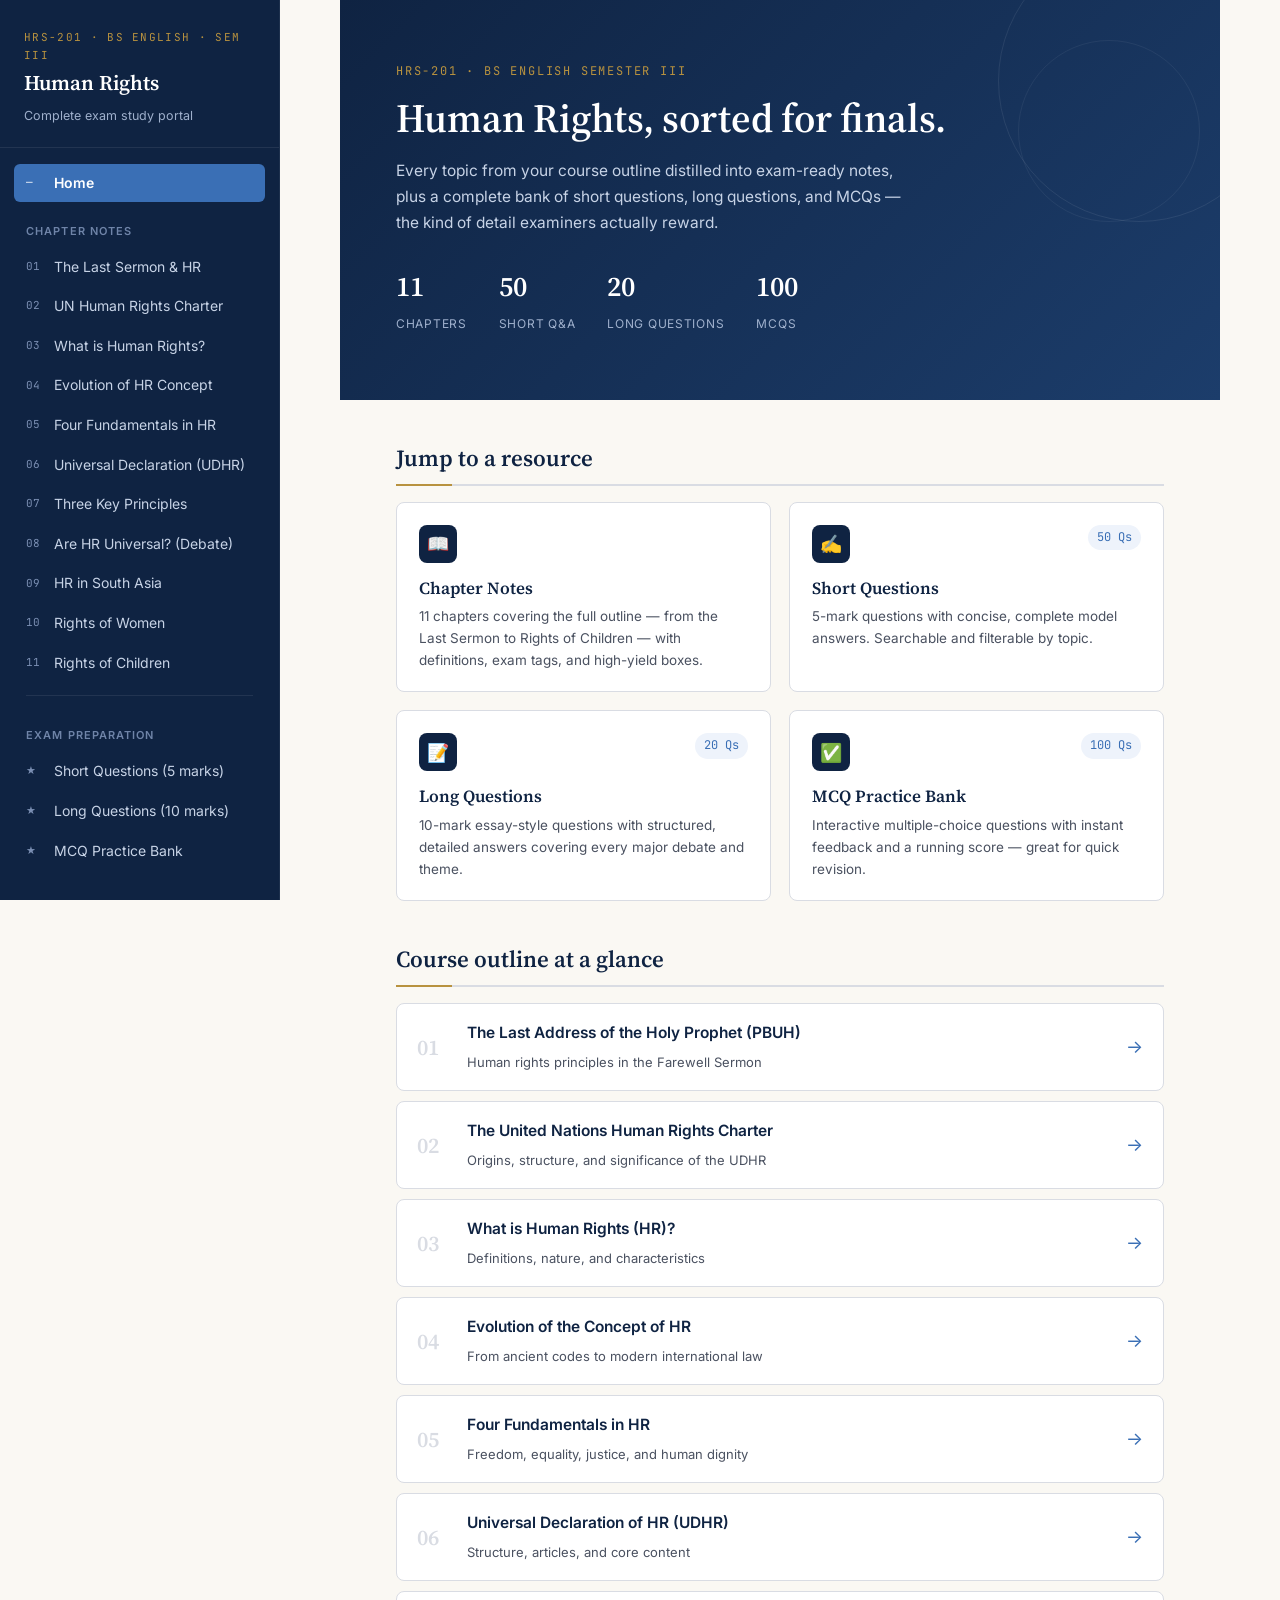
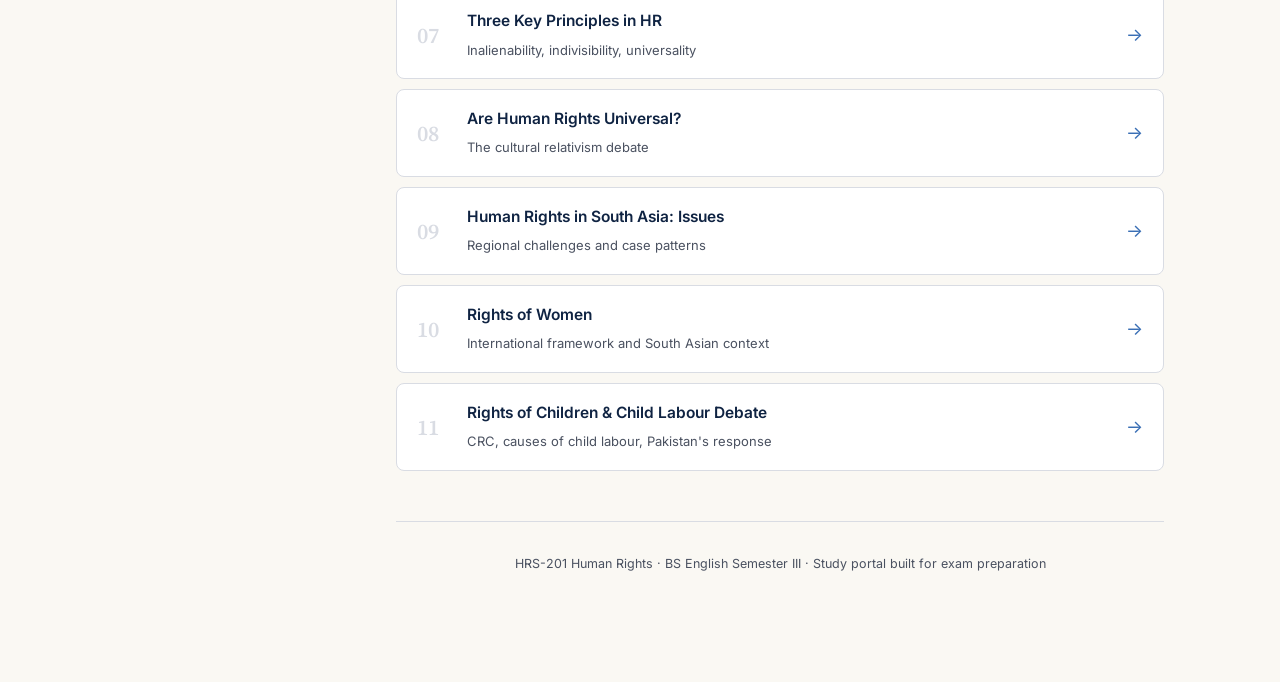
<file: index.html>
<!DOCTYPE html>
<html lang="en">
<head>
<meta charset="UTF-8">
<meta name="viewport" content="width=device-width, initial-scale=1.0">
<title>HRS-201 Human Rights — Study Portal</title>
<link rel="preconnect" href="https://fonts.googleapis.com">
<link href="https://fonts.googleapis.com/css2?family=Source+Serif+4:wght@400;600;700&family=Inter:wght@400;500;600;700&family=JetBrains+Mono:wght@500;700&display=swap" rel="stylesheet">
<link rel="stylesheet" href="css/style.css">
</head>
<body>

<div class="mobile-topbar">
  <span class="mt-title">HRS-201 Human Rights</span>
  <button class="menu-btn">☰ Menu</button>
</div>

<div class="app-shell">

  <aside class="sidebar">
    <div class="sidebar-brand">
      <span class="course-code">HRS-201 · BS English · Sem III</span>
      <h1>Human Rights</h1>
      <span class="sub">Complete exam study portal</span>
    </div>
    <nav class="sidebar-nav">
      <div class="nav-group">
        <a href="index.html" class="nav-link active"><span class="num">—</span> Home</a>
      </div>

      <div class="nav-group-label">Chapter Notes</div>
      <a href="notes/01-last-sermon.html" class="nav-link"><span class="num">01</span> The Last Sermon &amp; HR</a>
      <a href="notes/02-un-charter.html" class="nav-link"><span class="num">02</span> UN Human Rights Charter</a>
      <a href="notes/03-what-is-hr.html" class="nav-link"><span class="num">03</span> What is Human Rights?</a>
      <a href="notes/04-evolution.html" class="nav-link"><span class="num">04</span> Evolution of HR Concept</a>
      <a href="notes/05-four-fundamentals.html" class="nav-link"><span class="num">05</span> Four Fundamentals in HR</a>
      <a href="notes/06-udhr.html" class="nav-link"><span class="num">06</span> Universal Declaration (UDHR)</a>
      <a href="notes/07-three-principles.html" class="nav-link"><span class="num">07</span> Three Key Principles</a>
      <a href="notes/08-universality-debate.html" class="nav-link"><span class="num">08</span> Are HR Universal? (Debate)</a>
      <a href="notes/09-hr-south-asia.html" class="nav-link"><span class="num">09</span> HR in South Asia</a>
      <a href="notes/10-rights-of-women.html" class="nav-link"><span class="num">10</span> Rights of Women</a>
      <a href="notes/11-rights-of-children.html" class="nav-link"><span class="num">11</span> Rights of Children</a>

      <div class="nav-divider"></div>
      <div class="nav-group-label">Exam Preparation</div>
      <a href="questions/short-questions.html" class="nav-link"><span class="num">★</span> Short Questions (5 marks)</a>
      <a href="questions/long-questions.html" class="nav-link"><span class="num">★</span> Long Questions (10 marks)</a>
      <a href="mcqs/mcqs.html" class="nav-link"><span class="num">★</span> MCQ Practice Bank</a>
    </nav>
  </aside>

  <main class="main-content">
    <div class="content-inner">

      <div class="home-hero">
        <span class="he-code">HRS-201 · BS English Semester III</span>
        <h1>Human Rights, sorted for finals.</h1>
        <p>Every topic from your course outline distilled into exam-ready notes, plus a complete bank of short questions, long questions, and MCQs — the kind of detail examiners actually reward.</p>
        <div class="stat-row">
          <div class="stat-item">
            <span class="stat-num">11</span>
            <span class="stat-label">Chapters</span>
          </div>
          <div class="stat-item">
            <span class="stat-num">50</span>
            <span class="stat-label">Short Q&amp;A</span>
          </div>
          <div class="stat-item">
            <span class="stat-num">20</span>
            <span class="stat-label">Long Questions</span>
          </div>
          <div class="stat-item">
            <span class="stat-num">100</span>
            <span class="stat-label">MCQs</span>
          </div>
        </div>
      </div>

      <h2 class="section-heading">Jump to a resource</h2>
      <div class="card-grid">
        <a href="notes/01-last-sermon.html" class="resource-card">
          <div class="rc-icon">📖</div>
          <h3>Chapter Notes</h3>
          <p>11 chapters covering the full outline — from the Last Sermon to Rights of Children — with definitions, exam tags, and high-yield boxes.</p>
        </a>
        <a href="questions/short-questions.html" class="resource-card">
          <div class="rc-count">50 Qs</div>
          <div class="rc-icon">✍️</div>
          <h3>Short Questions</h3>
          <p>5-mark questions with concise, complete model answers. Searchable and filterable by topic.</p>
        </a>
        <a href="questions/long-questions.html" class="resource-card">
          <div class="rc-count">20 Qs</div>
          <div class="rc-icon">📝</div>
          <h3>Long Questions</h3>
          <p>10-mark essay-style questions with structured, detailed answers covering every major debate and theme.</p>
        </a>
        <a href="mcqs/mcqs.html" class="resource-card">
          <div class="rc-count">100 Qs</div>
          <div class="rc-icon">✅</div>
          <h3>MCQ Practice Bank</h3>
          <p>Interactive multiple-choice questions with instant feedback and a running score — great for quick revision.</p>
        </a>
      </div>

      <h2 class="section-heading">Course outline at a glance</h2>
      <div class="chapter-list">
        <a href="notes/01-last-sermon.html" class="chapter-row">
          <span class="ch-num">01</span>
          <span class="ch-text">
            <span class="ch-title">The Last Address of the Holy Prophet (PBUH)</span>
            <span class="ch-desc">Human rights principles in the Farewell Sermon</span>
          </span>
          <span class="ch-arrow">→</span>
        </a>
        <a href="notes/02-un-charter.html" class="chapter-row">
          <span class="ch-num">02</span>
          <span class="ch-text">
            <span class="ch-title">The United Nations Human Rights Charter</span>
            <span class="ch-desc">Origins, structure, and significance of the UDHR</span>
          </span>
          <span class="ch-arrow">→</span>
        </a>
        <a href="notes/03-what-is-hr.html" class="chapter-row">
          <span class="ch-num">03</span>
          <span class="ch-text">
            <span class="ch-title">What is Human Rights (HR)?</span>
            <span class="ch-desc">Definitions, nature, and characteristics</span>
          </span>
          <span class="ch-arrow">→</span>
        </a>
        <a href="notes/04-evolution.html" class="chapter-row">
          <span class="ch-num">04</span>
          <span class="ch-text">
            <span class="ch-title">Evolution of the Concept of HR</span>
            <span class="ch-desc">From ancient codes to modern international law</span>
          </span>
          <span class="ch-arrow">→</span>
        </a>
        <a href="notes/05-four-fundamentals.html" class="chapter-row">
          <span class="ch-num">05</span>
          <span class="ch-text">
            <span class="ch-title">Four Fundamentals in HR</span>
            <span class="ch-desc">Freedom, equality, justice, and human dignity</span>
          </span>
          <span class="ch-arrow">→</span>
        </a>
        <a href="notes/06-udhr.html" class="chapter-row">
          <span class="ch-num">06</span>
          <span class="ch-text">
            <span class="ch-title">Universal Declaration of HR (UDHR)</span>
            <span class="ch-desc">Structure, articles, and core content</span>
          </span>
          <span class="ch-arrow">→</span>
        </a>
        <a href="notes/07-three-principles.html" class="chapter-row">
          <span class="ch-num">07</span>
          <span class="ch-text">
            <span class="ch-title">Three Key Principles in HR</span>
            <span class="ch-desc">Inalienability, indivisibility, universality</span>
          </span>
          <span class="ch-arrow">→</span>
        </a>
        <a href="notes/08-universality-debate.html" class="chapter-row">
          <span class="ch-num">08</span>
          <span class="ch-text">
            <span class="ch-title">Are Human Rights Universal?</span>
            <span class="ch-desc">The cultural relativism debate</span>
          </span>
          <span class="ch-arrow">→</span>
        </a>
        <a href="notes/09-hr-south-asia.html" class="chapter-row">
          <span class="ch-num">09</span>
          <span class="ch-text">
            <span class="ch-title">Human Rights in South Asia: Issues</span>
            <span class="ch-desc">Regional challenges and case patterns</span>
          </span>
          <span class="ch-arrow">→</span>
        </a>
        <a href="notes/10-rights-of-women.html" class="chapter-row">
          <span class="ch-num">10</span>
          <span class="ch-text">
            <span class="ch-title">Rights of Women</span>
            <span class="ch-desc">International framework and South Asian context</span>
          </span>
          <span class="ch-arrow">→</span>
        </a>
        <a href="notes/11-rights-of-children.html" class="chapter-row">
          <span class="ch-num">11</span>
          <span class="ch-text">
            <span class="ch-title">Rights of Children &amp; Child Labour Debate</span>
            <span class="ch-desc">CRC, causes of child labour, Pakistan's response</span>
          </span>
          <span class="ch-arrow">→</span>
        </a>
      </div>

      <div class="site-footer">HRS-201 Human Rights · BS English Semester III · Study portal built for exam preparation</div>
    </div>
  </main>
</div>

<script src="js/main.js"></script>
</body>
</html>
</file>
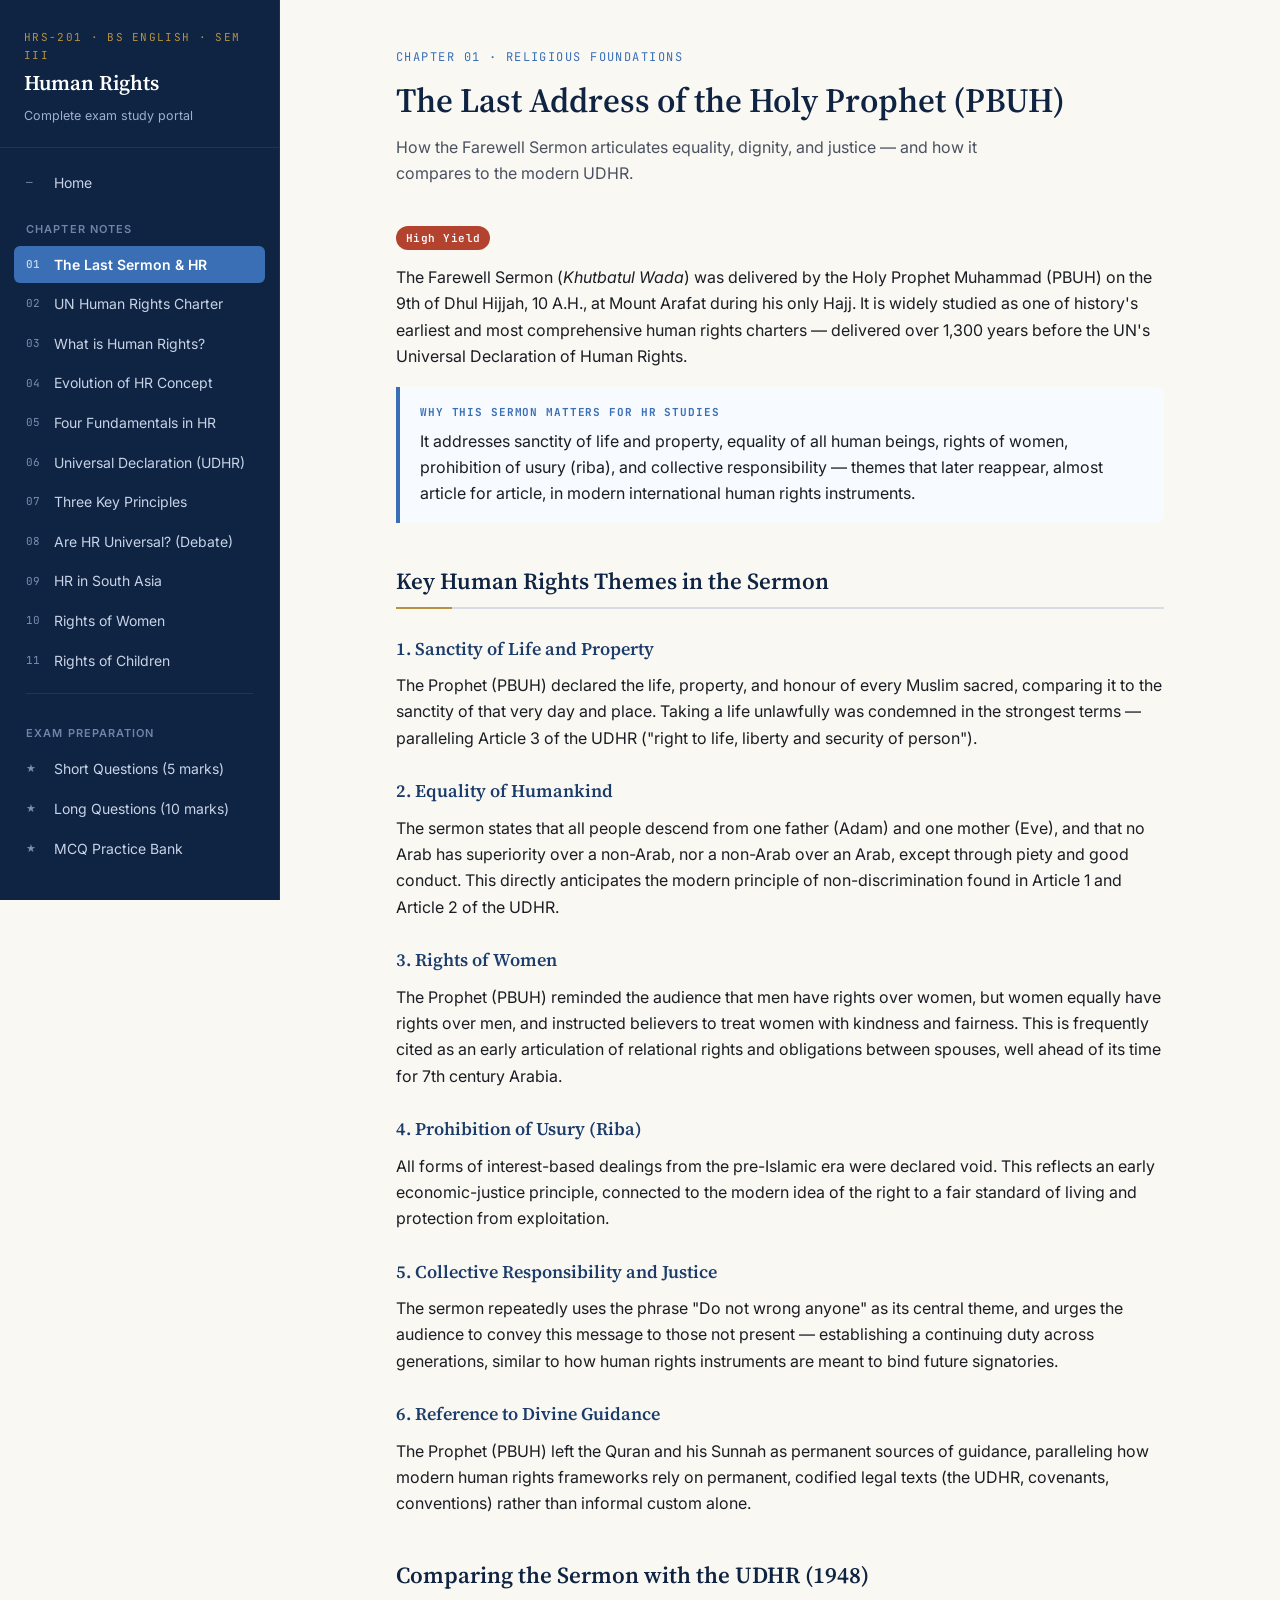
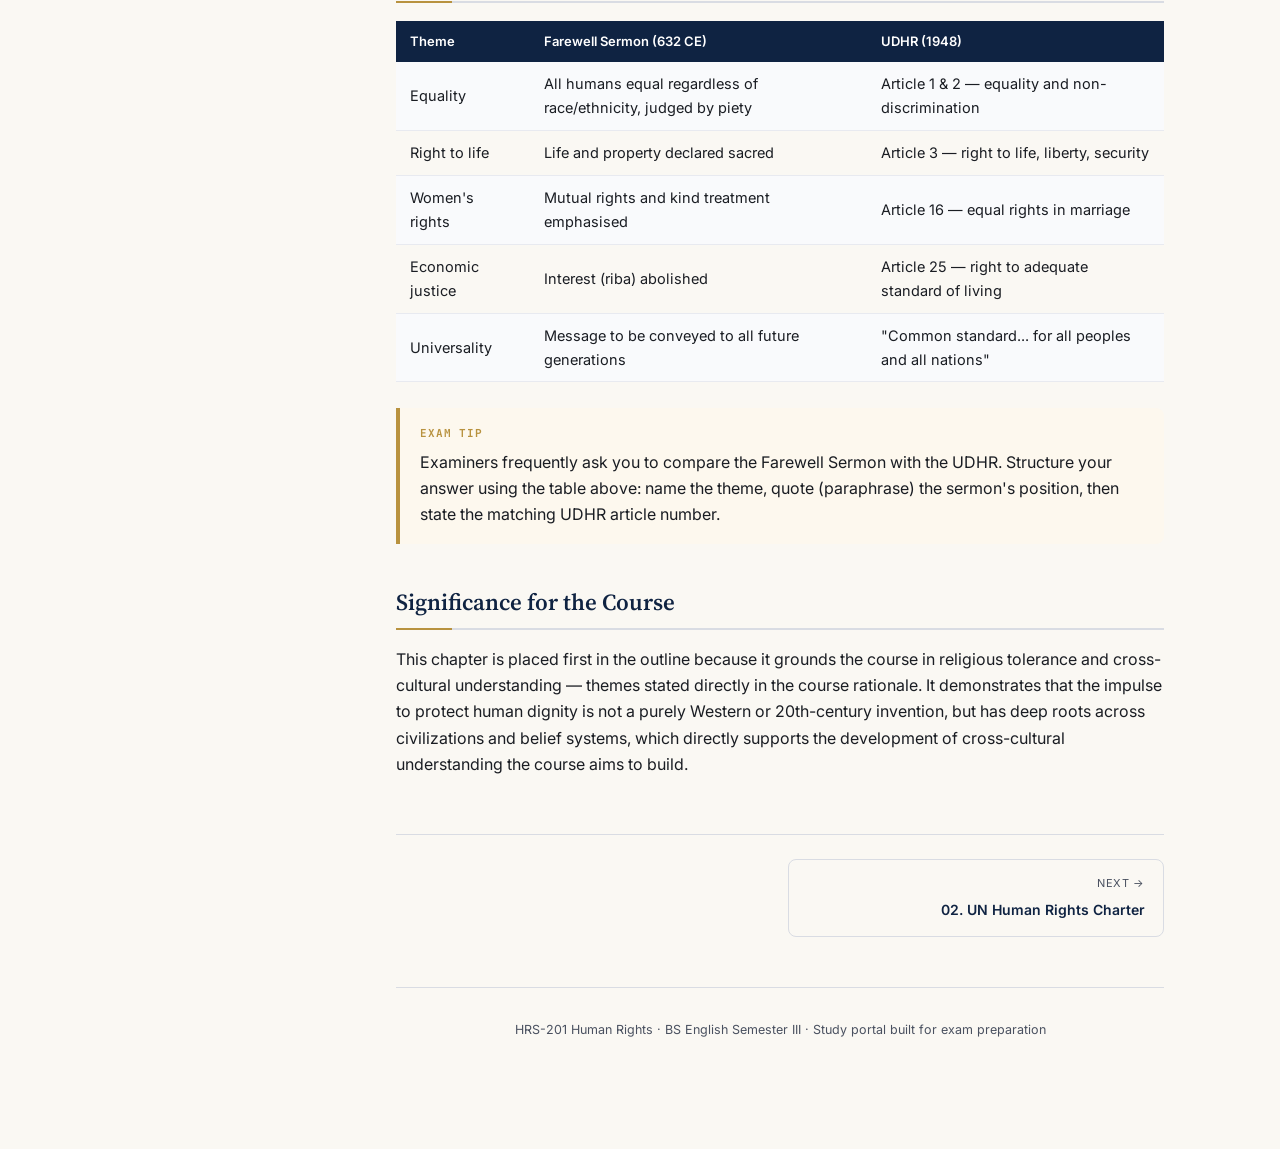
<file: 01-last-sermon.html>
<!DOCTYPE html>
<html lang="en">
<head>
<meta charset="UTF-8">
<meta name="viewport" content="width=device-width, initial-scale=1.0">
<title>The Last Address of the Holy Prophet (PBUH) — HRS-201 Human Rights</title>
<link rel="preconnect" href="https://fonts.googleapis.com">
<link href="https://fonts.googleapis.com/css2?family=Source+Serif+4:wght@400;600;700&family=Inter:wght@400;500;600;700&family=JetBrains+Mono:wght@500;700&display=swap" rel="stylesheet">
<link rel="stylesheet" href="../css/style.css">
</head>
<body>

<div class="mobile-topbar">
  <span class="mt-title">HRS-201 Human Rights</span>
  <button class="menu-btn">☰ Menu</button>
</div>

<div class="app-shell">

  <aside class="sidebar">
    <div class="sidebar-brand">
      <span class="course-code">HRS-201 · BS English · Sem III</span>
      <h1>Human Rights</h1>
      <span class="sub">Complete exam study portal</span>
    </div>
    <nav class="sidebar-nav">
      <a href="../index.html" class="nav-link"><span class="num">—</span> Home</a>
      <div class="nav-group-label">Chapter Notes</div>
      <a href="01-last-sermon.html" class="nav-link active"><span class="num">01</span> The Last Sermon & HR</a>
      <a href="02-un-charter.html" class="nav-link"><span class="num">02</span> UN Human Rights Charter</a>
      <a href="03-what-is-hr.html" class="nav-link"><span class="num">03</span> What is Human Rights?</a>
      <a href="04-evolution.html" class="nav-link"><span class="num">04</span> Evolution of HR Concept</a>
      <a href="05-four-fundamentals.html" class="nav-link"><span class="num">05</span> Four Fundamentals in HR</a>
      <a href="06-udhr.html" class="nav-link"><span class="num">06</span> Universal Declaration (UDHR)</a>
      <a href="07-three-principles.html" class="nav-link"><span class="num">07</span> Three Key Principles</a>
      <a href="08-universality-debate.html" class="nav-link"><span class="num">08</span> Are HR Universal? (Debate)</a>
      <a href="09-hr-south-asia.html" class="nav-link"><span class="num">09</span> HR in South Asia</a>
      <a href="10-rights-of-women.html" class="nav-link"><span class="num">10</span> Rights of Women</a>
      <a href="11-rights-of-children.html" class="nav-link"><span class="num">11</span> Rights of Children</a>
      <div class="nav-divider"></div>
      <div class="nav-group-label">Exam Preparation</div>
      <a href="../questions/short-questions.html" class="nav-link"><span class="num">★</span> Short Questions (5 marks)</a>
      <a href="../questions/long-questions.html" class="nav-link"><span class="num">★</span> Long Questions (10 marks)</a>
      <a href="../mcqs/mcqs.html" class="nav-link"><span class="num">★</span> MCQ Practice Bank</a>
    </nav>
  </aside>

  <main class="main-content">
    <div class="content-inner">

      <span class="page-eyebrow">Chapter 01 · Religious Foundations</span>
      <h1 class="page-title">The Last Address of the Holy Prophet (PBUH)</h1>
      <p class="page-subtitle">How the Farewell Sermon articulates equality, dignity, and justice — and how it compares to the modern UDHR.</p>

      
<span class="exam-tag high">High Yield</span>

<p>The Farewell Sermon (<em>Khutbatul Wada</em>) was delivered by the Holy Prophet Muhammad (PBUH) on the 9th of Dhul Hijjah, 10 A.H., at Mount Arafat during his only Hajj. It is widely studied as one of history's earliest and most comprehensive human rights charters — delivered over 1,300 years before the UN's Universal Declaration of Human Rights.</p>

<div class="definition-box">
  <span class="db-label">Why this sermon matters for HR studies</span>
  It addresses sanctity of life and property, equality of all human beings, rights of women, prohibition of usury (riba), and collective responsibility — themes that later reappear, almost article for article, in modern international human rights instruments.
</div>

<h2 class="section-heading">Key Human Rights Themes in the Sermon</h2>

<h3 class="sub-heading">1. Sanctity of Life and Property</h3>
<p>The Prophet (PBUH) declared the life, property, and honour of every Muslim sacred, comparing it to the sanctity of that very day and place. Taking a life unlawfully was condemned in the strongest terms — paralleling Article 3 of the UDHR ("right to life, liberty and security of person").</p>

<h3 class="sub-heading">2. Equality of Humankind</h3>
<p>The sermon states that all people descend from one father (Adam) and one mother (Eve), and that no Arab has superiority over a non-Arab, nor a non-Arab over an Arab, except through piety and good conduct. This directly anticipates the modern principle of non-discrimination found in Article 1 and Article 2 of the UDHR.</p>

<h3 class="sub-heading">3. Rights of Women</h3>
<p>The Prophet (PBUH) reminded the audience that men have rights over women, but women equally have rights over men, and instructed believers to treat women with kindness and fairness. This is frequently cited as an early articulation of relational rights and obligations between spouses, well ahead of its time for 7th century Arabia.</p>

<h3 class="sub-heading">4. Prohibition of Usury (Riba)</h3>
<p>All forms of interest-based dealings from the pre-Islamic era were declared void. This reflects an early economic-justice principle, connected to the modern idea of the right to a fair standard of living and protection from exploitation.</p>

<h3 class="sub-heading">5. Collective Responsibility and Justice</h3>
<p>The sermon repeatedly uses the phrase "Do not wrong anyone" as its central theme, and urges the audience to convey this message to those not present — establishing a continuing duty across generations, similar to how human rights instruments are meant to bind future signatories.</p>

<h3 class="sub-heading">6. Reference to Divine Guidance</h3>
<p>The Prophet (PBUH) left the Quran and his Sunnah as permanent sources of guidance, paralleling how modern human rights frameworks rely on permanent, codified legal texts (the UDHR, covenants, conventions) rather than informal custom alone.</p>

<h2 class="section-heading">Comparing the Sermon with the UDHR (1948)</h2>

<table class="notes-table">
  <tr><th>Theme</th><th>Farewell Sermon (632 CE)</th><th>UDHR (1948)</th></tr>
  <tr><td>Equality</td><td>All humans equal regardless of race/ethnicity, judged by piety</td><td>Article 1 &amp; 2 — equality and non-discrimination</td></tr>
  <tr><td>Right to life</td><td>Life and property declared sacred</td><td>Article 3 — right to life, liberty, security</td></tr>
  <tr><td>Women's rights</td><td>Mutual rights and kind treatment emphasised</td><td>Article 16 — equal rights in marriage</td></tr>
  <tr><td>Economic justice</td><td>Interest (riba) abolished</td><td>Article 25 — right to adequate standard of living</td></tr>
  <tr><td>Universality</td><td>Message to be conveyed to all future generations</td><td>"Common standard... for all peoples and all nations"</td></tr>
</table>

<div class="highlight-box">
  <span class="hb-label">Exam tip</span>
  Examiners frequently ask you to compare the Farewell Sermon with the UDHR. Structure your answer using the table above: name the theme, quote (paraphrase) the sermon's position, then state the matching UDHR article number.
</div>

<h2 class="section-heading">Significance for the Course</h2>
<p>This chapter is placed first in the outline because it grounds the course in religious tolerance and cross-cultural understanding — themes stated directly in the course rationale. It demonstrates that the impulse to protect human dignity is not a purely Western or 20th-century invention, but has deep roots across civilizations and belief systems, which directly supports the development of cross-cultural understanding the course aims to build.</p>


      <div class="note-nav-footer">
        <div class="nf-link" style="visibility:hidden;"></div>
        <a href="02-un-charter.html" class="nf-link next">
        <span class="nf-label">Next →</span>
        <span class="nf-title">02. UN Human Rights Charter</span>
      </a>
      </div>

      <div class="site-footer">HRS-201 Human Rights · BS English Semester III · Study portal built for exam preparation</div>
    </div>
  </main>
</div>

<script src="../js/main.js"></script>
</body>
</html>
</file>
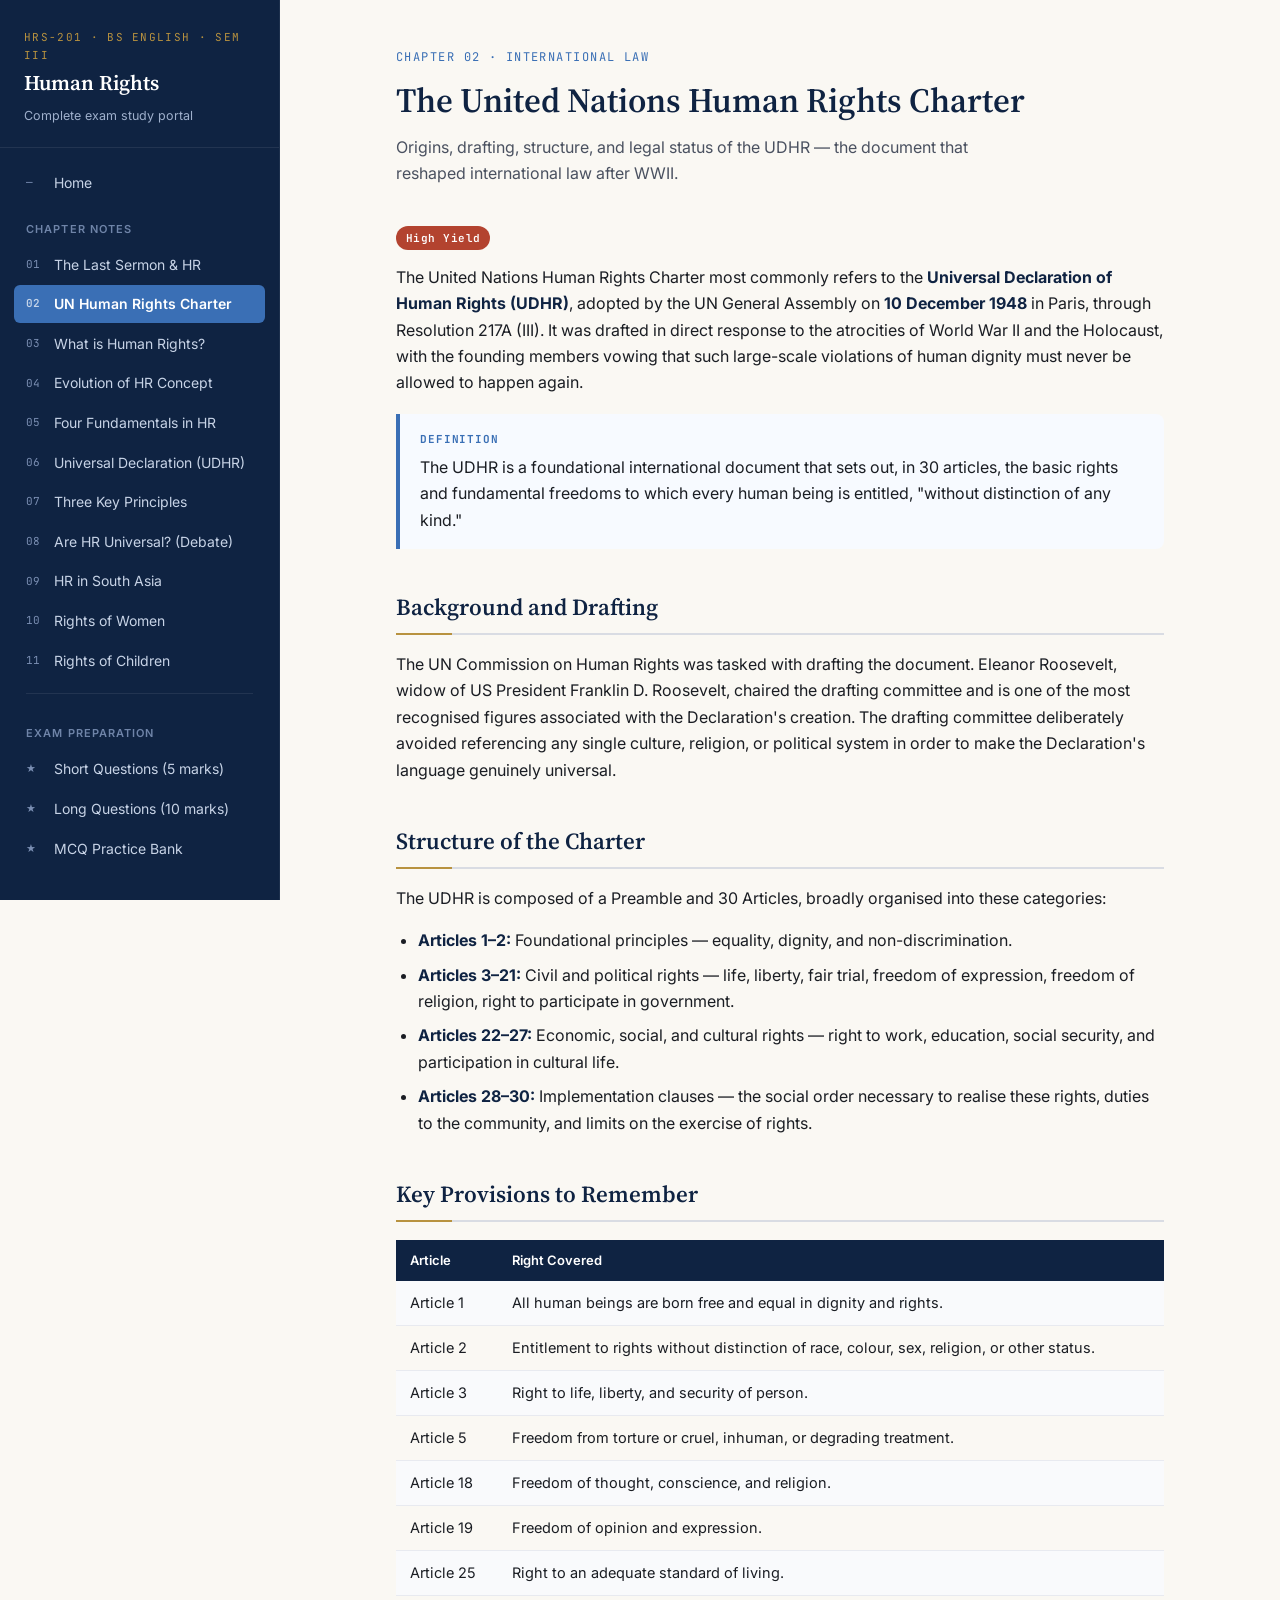
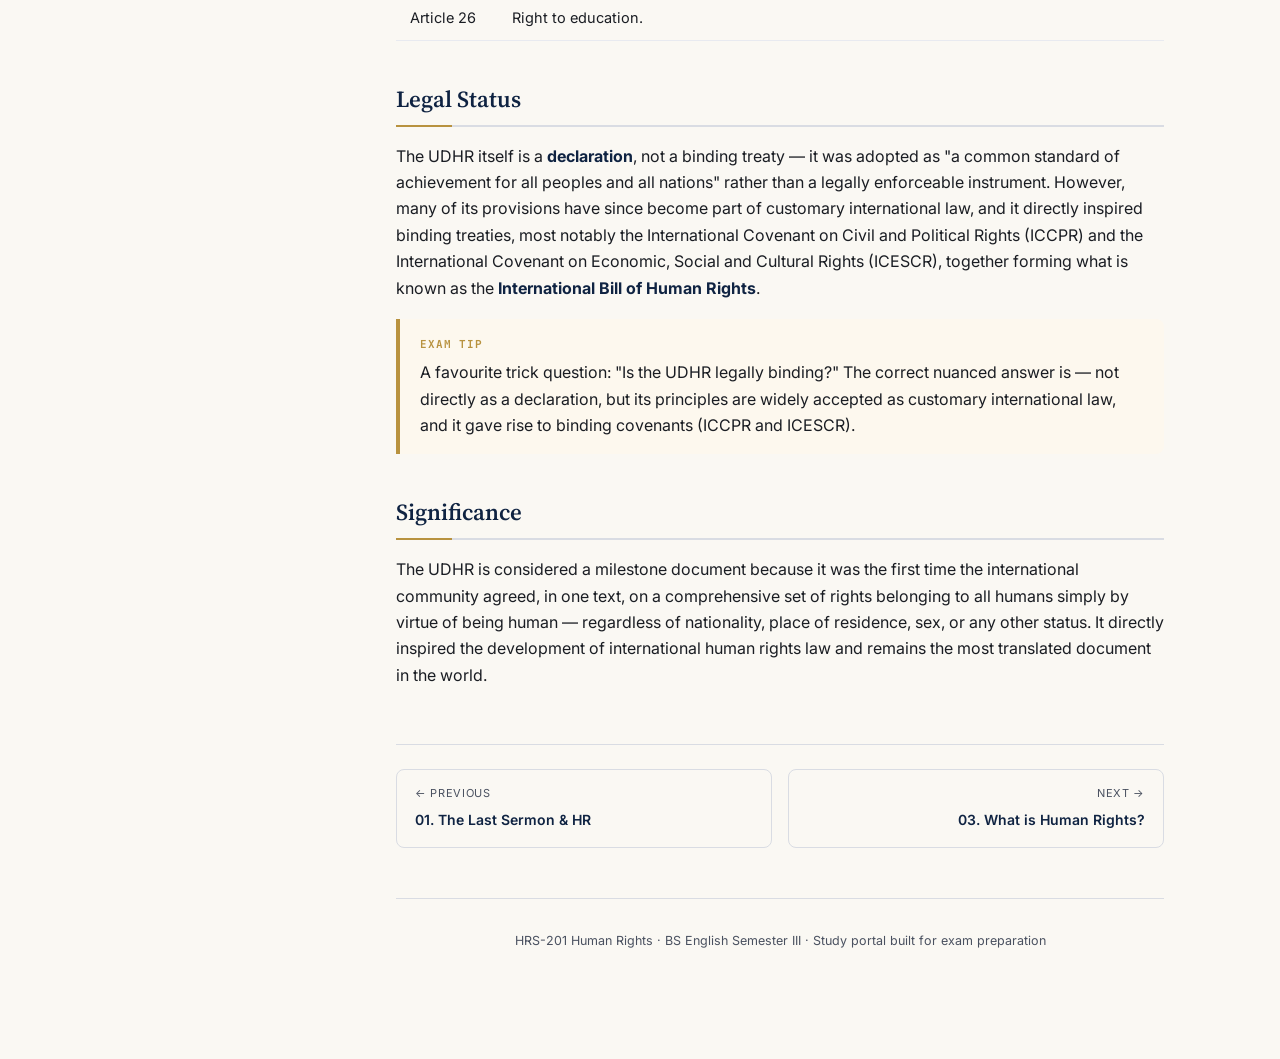
<file: 02-un-charter.html>
<!DOCTYPE html>
<html lang="en">
<head>
<meta charset="UTF-8">
<meta name="viewport" content="width=device-width, initial-scale=1.0">
<title>The United Nations Human Rights Charter — HRS-201 Human Rights</title>
<link rel="preconnect" href="https://fonts.googleapis.com">
<link href="https://fonts.googleapis.com/css2?family=Source+Serif+4:wght@400;600;700&family=Inter:wght@400;500;600;700&family=JetBrains+Mono:wght@500;700&display=swap" rel="stylesheet">
<link rel="stylesheet" href="../css/style.css">
</head>
<body>

<div class="mobile-topbar">
  <span class="mt-title">HRS-201 Human Rights</span>
  <button class="menu-btn">☰ Menu</button>
</div>

<div class="app-shell">

  <aside class="sidebar">
    <div class="sidebar-brand">
      <span class="course-code">HRS-201 · BS English · Sem III</span>
      <h1>Human Rights</h1>
      <span class="sub">Complete exam study portal</span>
    </div>
    <nav class="sidebar-nav">
      <a href="../index.html" class="nav-link"><span class="num">—</span> Home</a>
      <div class="nav-group-label">Chapter Notes</div>
      <a href="01-last-sermon.html" class="nav-link"><span class="num">01</span> The Last Sermon & HR</a>
      <a href="02-un-charter.html" class="nav-link active"><span class="num">02</span> UN Human Rights Charter</a>
      <a href="03-what-is-hr.html" class="nav-link"><span class="num">03</span> What is Human Rights?</a>
      <a href="04-evolution.html" class="nav-link"><span class="num">04</span> Evolution of HR Concept</a>
      <a href="05-four-fundamentals.html" class="nav-link"><span class="num">05</span> Four Fundamentals in HR</a>
      <a href="06-udhr.html" class="nav-link"><span class="num">06</span> Universal Declaration (UDHR)</a>
      <a href="07-three-principles.html" class="nav-link"><span class="num">07</span> Three Key Principles</a>
      <a href="08-universality-debate.html" class="nav-link"><span class="num">08</span> Are HR Universal? (Debate)</a>
      <a href="09-hr-south-asia.html" class="nav-link"><span class="num">09</span> HR in South Asia</a>
      <a href="10-rights-of-women.html" class="nav-link"><span class="num">10</span> Rights of Women</a>
      <a href="11-rights-of-children.html" class="nav-link"><span class="num">11</span> Rights of Children</a>
      <div class="nav-divider"></div>
      <div class="nav-group-label">Exam Preparation</div>
      <a href="../questions/short-questions.html" class="nav-link"><span class="num">★</span> Short Questions (5 marks)</a>
      <a href="../questions/long-questions.html" class="nav-link"><span class="num">★</span> Long Questions (10 marks)</a>
      <a href="../mcqs/mcqs.html" class="nav-link"><span class="num">★</span> MCQ Practice Bank</a>
    </nav>
  </aside>

  <main class="main-content">
    <div class="content-inner">

      <span class="page-eyebrow">Chapter 02 · International Law</span>
      <h1 class="page-title">The United Nations Human Rights Charter</h1>
      <p class="page-subtitle">Origins, drafting, structure, and legal status of the UDHR — the document that reshaped international law after WWII.</p>

      
<span class="exam-tag high">High Yield</span>

<p>The United Nations Human Rights Charter most commonly refers to the <strong>Universal Declaration of Human Rights (UDHR)</strong>, adopted by the UN General Assembly on <strong>10 December 1948</strong> in Paris, through Resolution 217A (III). It was drafted in direct response to the atrocities of World War II and the Holocaust, with the founding members vowing that such large-scale violations of human dignity must never be allowed to happen again.</p>

<div class="definition-box">
  <span class="db-label">Definition</span>
  The UDHR is a foundational international document that sets out, in 30 articles, the basic rights and fundamental freedoms to which every human being is entitled, "without distinction of any kind."
</div>

<h2 class="section-heading">Background and Drafting</h2>
<p>The UN Commission on Human Rights was tasked with drafting the document. Eleanor Roosevelt, widow of US President Franklin D. Roosevelt, chaired the drafting committee and is one of the most recognised figures associated with the Declaration's creation. The drafting committee deliberately avoided referencing any single culture, religion, or political system in order to make the Declaration's language genuinely universal.</p>

<h2 class="section-heading">Structure of the Charter</h2>
<p>The UDHR is composed of a Preamble and 30 Articles, broadly organised into these categories:</p>
<ul>
  <li><strong>Articles 1–2:</strong> Foundational principles — equality, dignity, and non-discrimination.</li>
  <li><strong>Articles 3–21:</strong> Civil and political rights — life, liberty, fair trial, freedom of expression, freedom of religion, right to participate in government.</li>
  <li><strong>Articles 22–27:</strong> Economic, social, and cultural rights — right to work, education, social security, and participation in cultural life.</li>
  <li><strong>Articles 28–30:</strong> Implementation clauses — the social order necessary to realise these rights, duties to the community, and limits on the exercise of rights.</li>
</ul>

<h2 class="section-heading">Key Provisions to Remember</h2>
<table class="notes-table">
  <tr><th>Article</th><th>Right Covered</th></tr>
  <tr><td>Article 1</td><td>All human beings are born free and equal in dignity and rights.</td></tr>
  <tr><td>Article 2</td><td>Entitlement to rights without distinction of race, colour, sex, religion, or other status.</td></tr>
  <tr><td>Article 3</td><td>Right to life, liberty, and security of person.</td></tr>
  <tr><td>Article 5</td><td>Freedom from torture or cruel, inhuman, or degrading treatment.</td></tr>
  <tr><td>Article 18</td><td>Freedom of thought, conscience, and religion.</td></tr>
  <tr><td>Article 19</td><td>Freedom of opinion and expression.</td></tr>
  <tr><td>Article 25</td><td>Right to an adequate standard of living.</td></tr>
  <tr><td>Article 26</td><td>Right to education.</td></tr>
</table>

<h2 class="section-heading">Legal Status</h2>
<p>The UDHR itself is a <strong>declaration</strong>, not a binding treaty — it was adopted as "a common standard of achievement for all peoples and all nations" rather than a legally enforceable instrument. However, many of its provisions have since become part of customary international law, and it directly inspired binding treaties, most notably the International Covenant on Civil and Political Rights (ICCPR) and the International Covenant on Economic, Social and Cultural Rights (ICESCR), together forming what is known as the <strong>International Bill of Human Rights</strong>.</p>

<div class="highlight-box">
  <span class="hb-label">Exam tip</span>
  A favourite trick question: "Is the UDHR legally binding?" The correct nuanced answer is — not directly as a declaration, but its principles are widely accepted as customary international law, and it gave rise to binding covenants (ICCPR and ICESCR).
</div>

<h2 class="section-heading">Significance</h2>
<p>The UDHR is considered a milestone document because it was the first time the international community agreed, in one text, on a comprehensive set of rights belonging to all humans simply by virtue of being human — regardless of nationality, place of residence, sex, or any other status. It directly inspired the development of international human rights law and remains the most translated document in the world.</p>


      <div class="note-nav-footer">
        <a href="01-last-sermon.html" class="nf-link prev">
        <span class="nf-label">← Previous</span>
        <span class="nf-title">01. The Last Sermon & HR</span>
      </a>
        <a href="03-what-is-hr.html" class="nf-link next">
        <span class="nf-label">Next →</span>
        <span class="nf-title">03. What is Human Rights?</span>
      </a>
      </div>

      <div class="site-footer">HRS-201 Human Rights · BS English Semester III · Study portal built for exam preparation</div>
    </div>
  </main>
</div>

<script src="../js/main.js"></script>
</body>
</html>
</file>
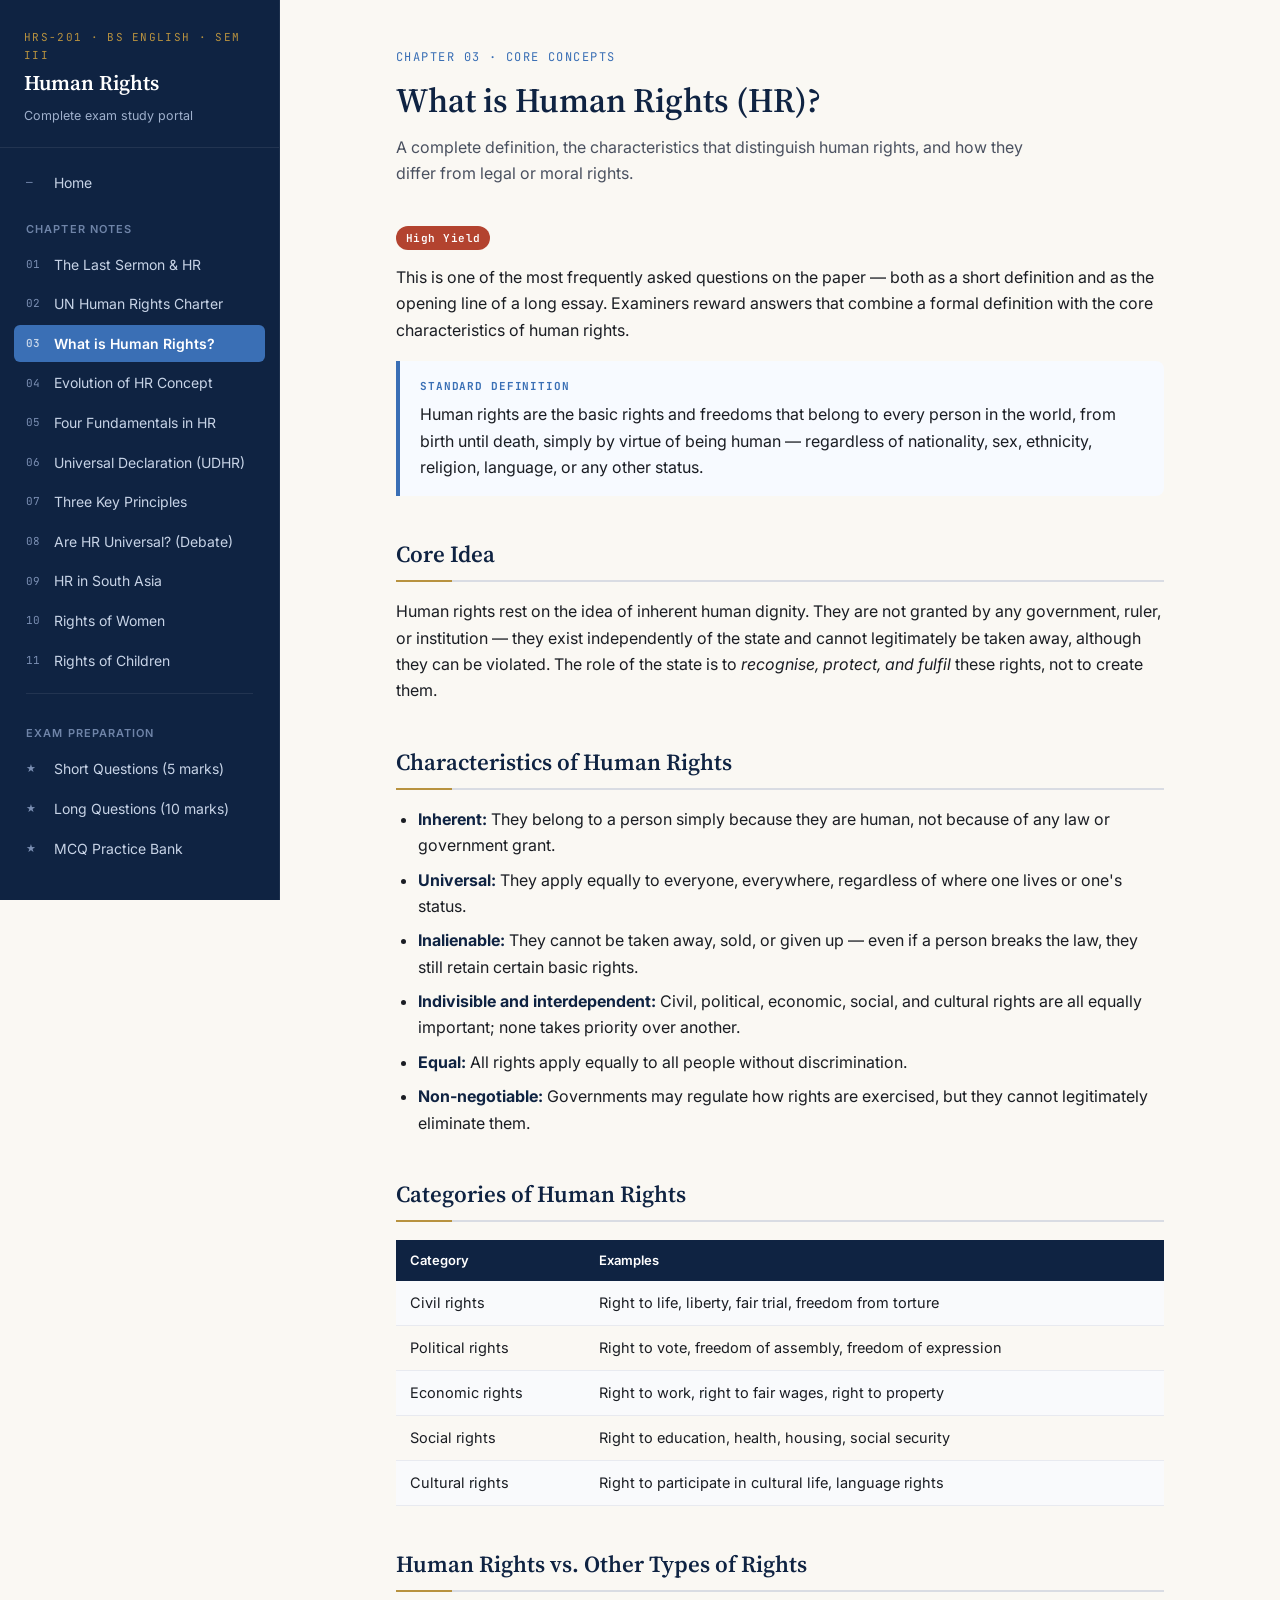
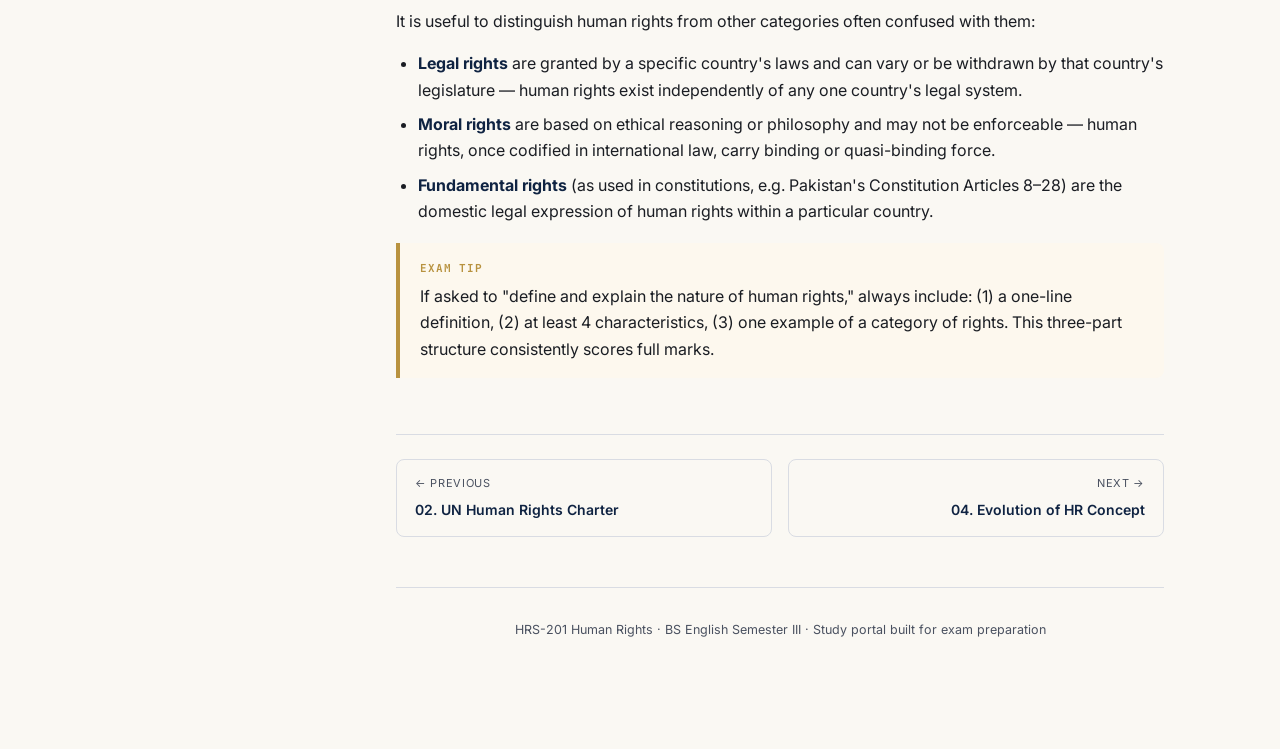
<file: 03-what-is-hr.html>
<!DOCTYPE html>
<html lang="en">
<head>
<meta charset="UTF-8">
<meta name="viewport" content="width=device-width, initial-scale=1.0">
<title>What is Human Rights (HR)? — HRS-201 Human Rights</title>
<link rel="preconnect" href="https://fonts.googleapis.com">
<link href="https://fonts.googleapis.com/css2?family=Source+Serif+4:wght@400;600;700&family=Inter:wght@400;500;600;700&family=JetBrains+Mono:wght@500;700&display=swap" rel="stylesheet">
<link rel="stylesheet" href="../css/style.css">
</head>
<body>

<div class="mobile-topbar">
  <span class="mt-title">HRS-201 Human Rights</span>
  <button class="menu-btn">☰ Menu</button>
</div>

<div class="app-shell">

  <aside class="sidebar">
    <div class="sidebar-brand">
      <span class="course-code">HRS-201 · BS English · Sem III</span>
      <h1>Human Rights</h1>
      <span class="sub">Complete exam study portal</span>
    </div>
    <nav class="sidebar-nav">
      <a href="../index.html" class="nav-link"><span class="num">—</span> Home</a>
      <div class="nav-group-label">Chapter Notes</div>
      <a href="01-last-sermon.html" class="nav-link"><span class="num">01</span> The Last Sermon & HR</a>
      <a href="02-un-charter.html" class="nav-link"><span class="num">02</span> UN Human Rights Charter</a>
      <a href="03-what-is-hr.html" class="nav-link active"><span class="num">03</span> What is Human Rights?</a>
      <a href="04-evolution.html" class="nav-link"><span class="num">04</span> Evolution of HR Concept</a>
      <a href="05-four-fundamentals.html" class="nav-link"><span class="num">05</span> Four Fundamentals in HR</a>
      <a href="06-udhr.html" class="nav-link"><span class="num">06</span> Universal Declaration (UDHR)</a>
      <a href="07-three-principles.html" class="nav-link"><span class="num">07</span> Three Key Principles</a>
      <a href="08-universality-debate.html" class="nav-link"><span class="num">08</span> Are HR Universal? (Debate)</a>
      <a href="09-hr-south-asia.html" class="nav-link"><span class="num">09</span> HR in South Asia</a>
      <a href="10-rights-of-women.html" class="nav-link"><span class="num">10</span> Rights of Women</a>
      <a href="11-rights-of-children.html" class="nav-link"><span class="num">11</span> Rights of Children</a>
      <div class="nav-divider"></div>
      <div class="nav-group-label">Exam Preparation</div>
      <a href="../questions/short-questions.html" class="nav-link"><span class="num">★</span> Short Questions (5 marks)</a>
      <a href="../questions/long-questions.html" class="nav-link"><span class="num">★</span> Long Questions (10 marks)</a>
      <a href="../mcqs/mcqs.html" class="nav-link"><span class="num">★</span> MCQ Practice Bank</a>
    </nav>
  </aside>

  <main class="main-content">
    <div class="content-inner">

      <span class="page-eyebrow">Chapter 03 · Core Concepts</span>
      <h1 class="page-title">What is Human Rights (HR)?</h1>
      <p class="page-subtitle">A complete definition, the characteristics that distinguish human rights, and how they differ from legal or moral rights.</p>

      
<span class="exam-tag high">High Yield</span>

<p>This is one of the most frequently asked questions on the paper — both as a short definition and as the opening line of a long essay. Examiners reward answers that combine a formal definition with the core characteristics of human rights.</p>

<div class="definition-box">
  <span class="db-label">Standard definition</span>
  Human rights are the basic rights and freedoms that belong to every person in the world, from birth until death, simply by virtue of being human — regardless of nationality, sex, ethnicity, religion, language, or any other status.
</div>

<h2 class="section-heading">Core Idea</h2>
<p>Human rights rest on the idea of inherent human dignity. They are not granted by any government, ruler, or institution — they exist independently of the state and cannot legitimately be taken away, although they can be violated. The role of the state is to <em>recognise, protect, and fulfil</em> these rights, not to create them.</p>

<h2 class="section-heading">Characteristics of Human Rights</h2>
<ul>
  <li><strong>Inherent:</strong> They belong to a person simply because they are human, not because of any law or government grant.</li>
  <li><strong>Universal:</strong> They apply equally to everyone, everywhere, regardless of where one lives or one's status.</li>
  <li><strong>Inalienable:</strong> They cannot be taken away, sold, or given up — even if a person breaks the law, they still retain certain basic rights.</li>
  <li><strong>Indivisible and interdependent:</strong> Civil, political, economic, social, and cultural rights are all equally important; none takes priority over another.</li>
  <li><strong>Equal:</strong> All rights apply equally to all people without discrimination.</li>
  <li><strong>Non-negotiable:</strong> Governments may regulate how rights are exercised, but they cannot legitimately eliminate them.</li>
</ul>

<h2 class="section-heading">Categories of Human Rights</h2>
<table class="notes-table">
  <tr><th>Category</th><th>Examples</th></tr>
  <tr><td>Civil rights</td><td>Right to life, liberty, fair trial, freedom from torture</td></tr>
  <tr><td>Political rights</td><td>Right to vote, freedom of assembly, freedom of expression</td></tr>
  <tr><td>Economic rights</td><td>Right to work, right to fair wages, right to property</td></tr>
  <tr><td>Social rights</td><td>Right to education, health, housing, social security</td></tr>
  <tr><td>Cultural rights</td><td>Right to participate in cultural life, language rights</td></tr>
</table>

<h2 class="section-heading">Human Rights vs. Other Types of Rights</h2>
<p>It is useful to distinguish human rights from other categories often confused with them:</p>
<ul>
  <li><strong>Legal rights</strong> are granted by a specific country's laws and can vary or be withdrawn by that country's legislature — human rights exist independently of any one country's legal system.</li>
  <li><strong>Moral rights</strong> are based on ethical reasoning or philosophy and may not be enforceable — human rights, once codified in international law, carry binding or quasi-binding force.</li>
  <li><strong>Fundamental rights</strong> (as used in constitutions, e.g. Pakistan's Constitution Articles 8–28) are the domestic legal expression of human rights within a particular country.</li>
</ul>

<div class="highlight-box">
  <span class="hb-label">Exam tip</span>
  If asked to "define and explain the nature of human rights," always include: (1) a one-line definition, (2) at least 4 characteristics, (3) one example of a category of rights. This three-part structure consistently scores full marks.
</div>


      <div class="note-nav-footer">
        <a href="02-un-charter.html" class="nf-link prev">
        <span class="nf-label">← Previous</span>
        <span class="nf-title">02. UN Human Rights Charter</span>
      </a>
        <a href="04-evolution.html" class="nf-link next">
        <span class="nf-label">Next →</span>
        <span class="nf-title">04. Evolution of HR Concept</span>
      </a>
      </div>

      <div class="site-footer">HRS-201 Human Rights · BS English Semester III · Study portal built for exam preparation</div>
    </div>
  </main>
</div>

<script src="../js/main.js"></script>
</body>
</html>
</file>
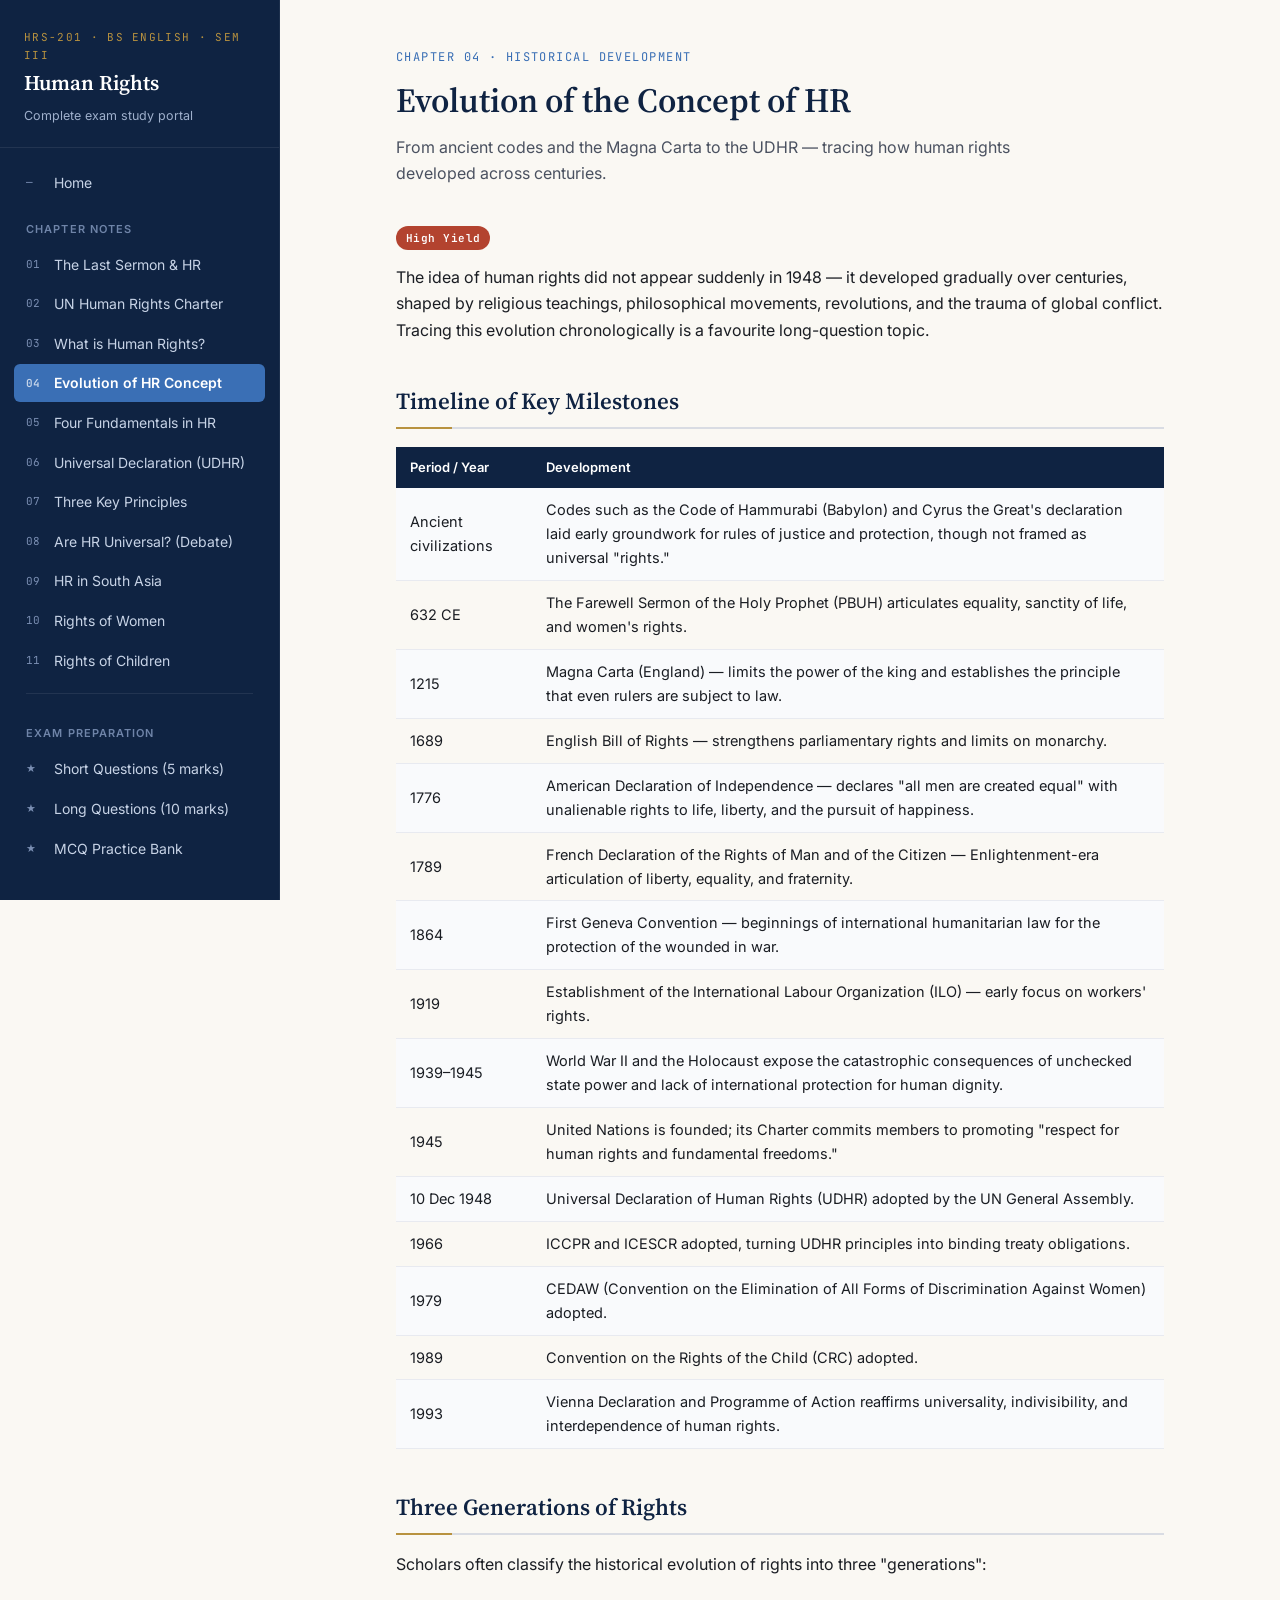
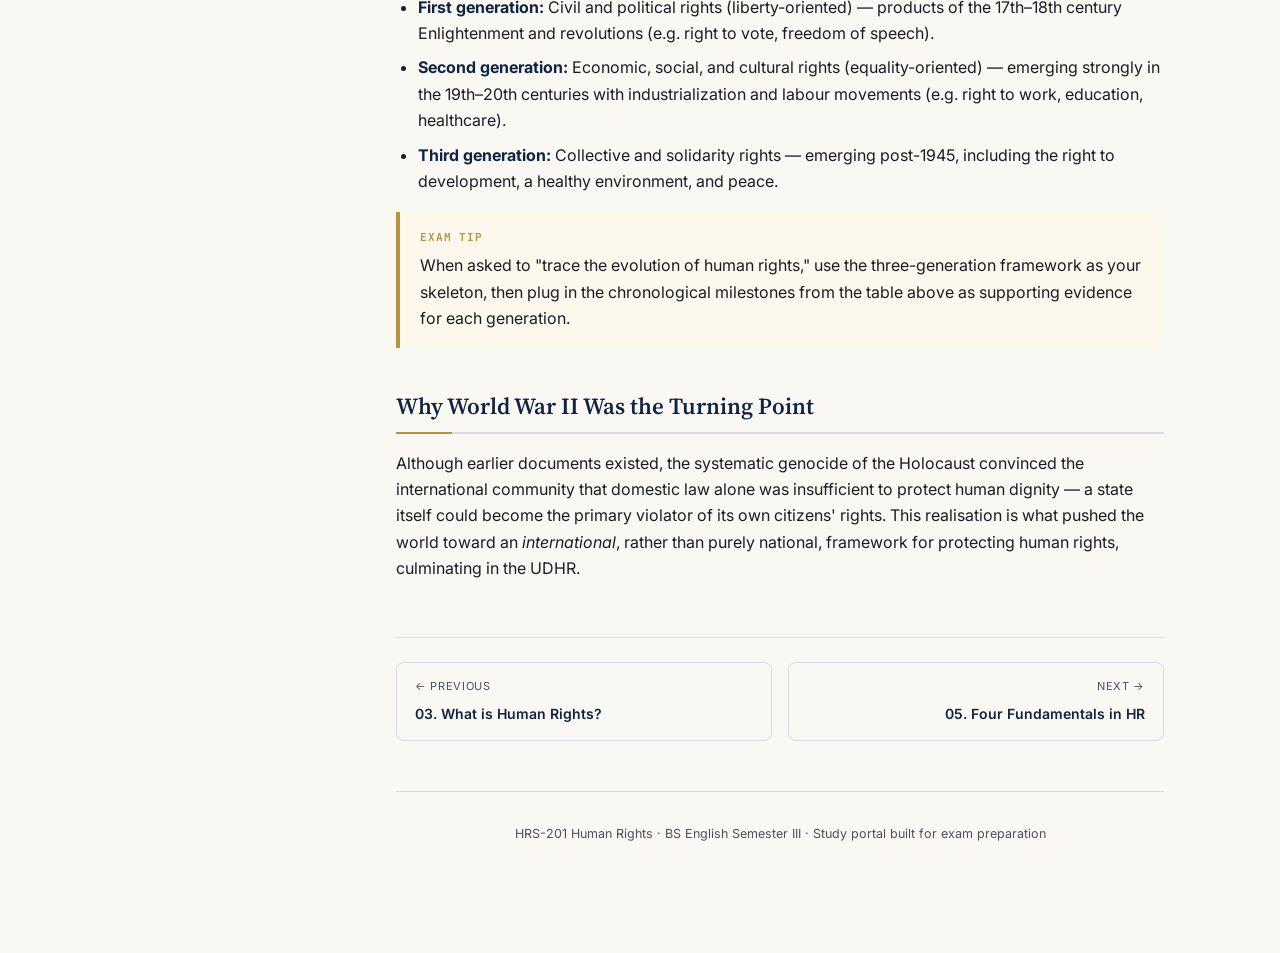
<file: 04-evolution.html>
<!DOCTYPE html>
<html lang="en">
<head>
<meta charset="UTF-8">
<meta name="viewport" content="width=device-width, initial-scale=1.0">
<title>Evolution of the Concept of HR — HRS-201 Human Rights</title>
<link rel="preconnect" href="https://fonts.googleapis.com">
<link href="https://fonts.googleapis.com/css2?family=Source+Serif+4:wght@400;600;700&family=Inter:wght@400;500;600;700&family=JetBrains+Mono:wght@500;700&display=swap" rel="stylesheet">
<link rel="stylesheet" href="../css/style.css">
</head>
<body>

<div class="mobile-topbar">
  <span class="mt-title">HRS-201 Human Rights</span>
  <button class="menu-btn">☰ Menu</button>
</div>

<div class="app-shell">

  <aside class="sidebar">
    <div class="sidebar-brand">
      <span class="course-code">HRS-201 · BS English · Sem III</span>
      <h1>Human Rights</h1>
      <span class="sub">Complete exam study portal</span>
    </div>
    <nav class="sidebar-nav">
      <a href="../index.html" class="nav-link"><span class="num">—</span> Home</a>
      <div class="nav-group-label">Chapter Notes</div>
      <a href="01-last-sermon.html" class="nav-link"><span class="num">01</span> The Last Sermon & HR</a>
      <a href="02-un-charter.html" class="nav-link"><span class="num">02</span> UN Human Rights Charter</a>
      <a href="03-what-is-hr.html" class="nav-link"><span class="num">03</span> What is Human Rights?</a>
      <a href="04-evolution.html" class="nav-link active"><span class="num">04</span> Evolution of HR Concept</a>
      <a href="05-four-fundamentals.html" class="nav-link"><span class="num">05</span> Four Fundamentals in HR</a>
      <a href="06-udhr.html" class="nav-link"><span class="num">06</span> Universal Declaration (UDHR)</a>
      <a href="07-three-principles.html" class="nav-link"><span class="num">07</span> Three Key Principles</a>
      <a href="08-universality-debate.html" class="nav-link"><span class="num">08</span> Are HR Universal? (Debate)</a>
      <a href="09-hr-south-asia.html" class="nav-link"><span class="num">09</span> HR in South Asia</a>
      <a href="10-rights-of-women.html" class="nav-link"><span class="num">10</span> Rights of Women</a>
      <a href="11-rights-of-children.html" class="nav-link"><span class="num">11</span> Rights of Children</a>
      <div class="nav-divider"></div>
      <div class="nav-group-label">Exam Preparation</div>
      <a href="../questions/short-questions.html" class="nav-link"><span class="num">★</span> Short Questions (5 marks)</a>
      <a href="../questions/long-questions.html" class="nav-link"><span class="num">★</span> Long Questions (10 marks)</a>
      <a href="../mcqs/mcqs.html" class="nav-link"><span class="num">★</span> MCQ Practice Bank</a>
    </nav>
  </aside>

  <main class="main-content">
    <div class="content-inner">

      <span class="page-eyebrow">Chapter 04 · Historical Development</span>
      <h1 class="page-title">Evolution of the Concept of HR</h1>
      <p class="page-subtitle">From ancient codes and the Magna Carta to the UDHR — tracing how human rights developed across centuries.</p>

      
<span class="exam-tag high">High Yield</span>

<p>The idea of human rights did not appear suddenly in 1948 — it developed gradually over centuries, shaped by religious teachings, philosophical movements, revolutions, and the trauma of global conflict. Tracing this evolution chronologically is a favourite long-question topic.</p>

<h2 class="section-heading">Timeline of Key Milestones</h2>

<table class="notes-table">
  <tr><th>Period / Year</th><th>Development</th></tr>
  <tr><td>Ancient civilizations</td><td>Codes such as the Code of Hammurabi (Babylon) and Cyrus the Great's declaration laid early groundwork for rules of justice and protection, though not framed as universal "rights."</td></tr>
  <tr><td>632 CE</td><td>The Farewell Sermon of the Holy Prophet (PBUH) articulates equality, sanctity of life, and women's rights.</td></tr>
  <tr><td>1215</td><td>Magna Carta (England) — limits the power of the king and establishes the principle that even rulers are subject to law.</td></tr>
  <tr><td>1689</td><td>English Bill of Rights — strengthens parliamentary rights and limits on monarchy.</td></tr>
  <tr><td>1776</td><td>American Declaration of Independence — declares "all men are created equal" with unalienable rights to life, liberty, and the pursuit of happiness.</td></tr>
  <tr><td>1789</td><td>French Declaration of the Rights of Man and of the Citizen — Enlightenment-era articulation of liberty, equality, and fraternity.</td></tr>
  <tr><td>1864</td><td>First Geneva Convention — beginnings of international humanitarian law for the protection of the wounded in war.</td></tr>
  <tr><td>1919</td><td>Establishment of the International Labour Organization (ILO) — early focus on workers' rights.</td></tr>
  <tr><td>1939–1945</td><td>World War II and the Holocaust expose the catastrophic consequences of unchecked state power and lack of international protection for human dignity.</td></tr>
  <tr><td>1945</td><td>United Nations is founded; its Charter commits members to promoting "respect for human rights and fundamental freedoms."</td></tr>
  <tr><td>10 Dec 1948</td><td>Universal Declaration of Human Rights (UDHR) adopted by the UN General Assembly.</td></tr>
  <tr><td>1966</td><td>ICCPR and ICESCR adopted, turning UDHR principles into binding treaty obligations.</td></tr>
  <tr><td>1979</td><td>CEDAW (Convention on the Elimination of All Forms of Discrimination Against Women) adopted.</td></tr>
  <tr><td>1989</td><td>Convention on the Rights of the Child (CRC) adopted.</td></tr>
  <tr><td>1993</td><td>Vienna Declaration and Programme of Action reaffirms universality, indivisibility, and interdependence of human rights.</td></tr>
</table>

<h2 class="section-heading">Three Generations of Rights</h2>
<p>Scholars often classify the historical evolution of rights into three "generations":</p>
<ul>
  <li><strong>First generation:</strong> Civil and political rights (liberty-oriented) — products of the 17th–18th century Enlightenment and revolutions (e.g. right to vote, freedom of speech).</li>
  <li><strong>Second generation:</strong> Economic, social, and cultural rights (equality-oriented) — emerging strongly in the 19th–20th centuries with industrialization and labour movements (e.g. right to work, education, healthcare).</li>
  <li><strong>Third generation:</strong> Collective and solidarity rights — emerging post-1945, including the right to development, a healthy environment, and peace.</li>
</ul>

<div class="highlight-box">
  <span class="hb-label">Exam tip</span>
  When asked to "trace the evolution of human rights," use the three-generation framework as your skeleton, then plug in the chronological milestones from the table above as supporting evidence for each generation.
</div>

<h2 class="section-heading">Why World War II Was the Turning Point</h2>
<p>Although earlier documents existed, the systematic genocide of the Holocaust convinced the international community that domestic law alone was insufficient to protect human dignity — a state itself could become the primary violator of its own citizens' rights. This realisation is what pushed the world toward an <em>international</em>, rather than purely national, framework for protecting human rights, culminating in the UDHR.</p>


      <div class="note-nav-footer">
        <a href="03-what-is-hr.html" class="nf-link prev">
        <span class="nf-label">← Previous</span>
        <span class="nf-title">03. What is Human Rights?</span>
      </a>
        <a href="05-four-fundamentals.html" class="nf-link next">
        <span class="nf-label">Next →</span>
        <span class="nf-title">05. Four Fundamentals in HR</span>
      </a>
      </div>

      <div class="site-footer">HRS-201 Human Rights · BS English Semester III · Study portal built for exam preparation</div>
    </div>
  </main>
</div>

<script src="../js/main.js"></script>
</body>
</html>
</file>
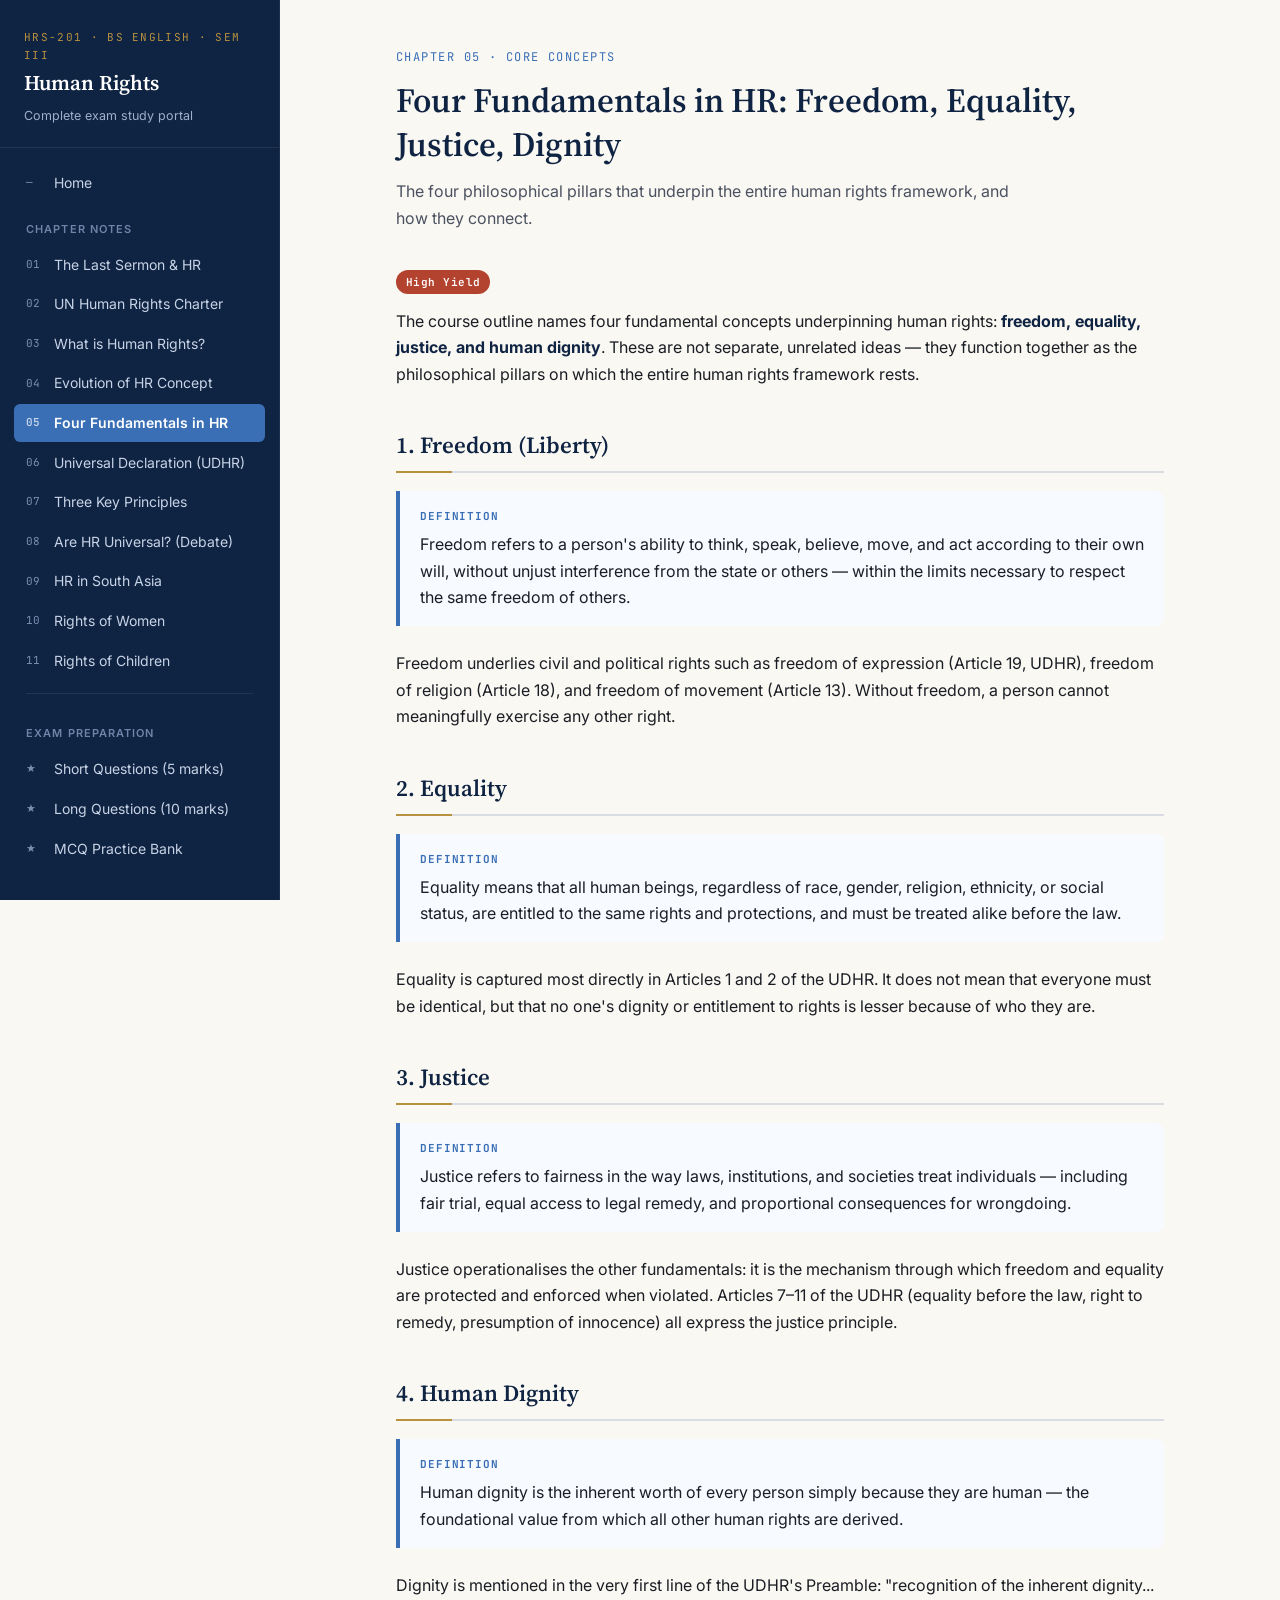
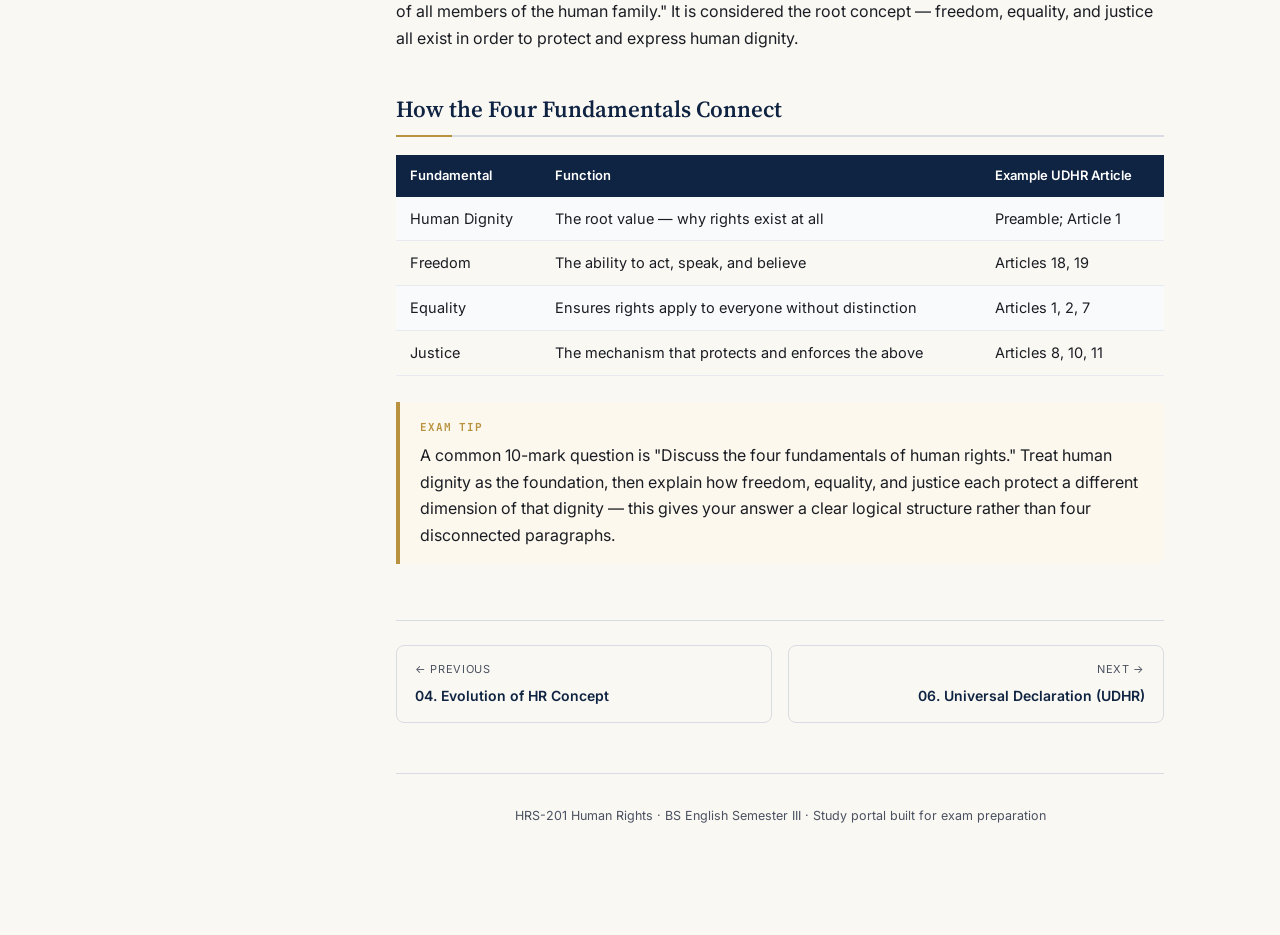
<file: 05-four-fundamentals.html>
<!DOCTYPE html>
<html lang="en">
<head>
<meta charset="UTF-8">
<meta name="viewport" content="width=device-width, initial-scale=1.0">
<title>Four Fundamentals in HR: Freedom, Equality, Justice, Dignity — HRS-201 Human Rights</title>
<link rel="preconnect" href="https://fonts.googleapis.com">
<link href="https://fonts.googleapis.com/css2?family=Source+Serif+4:wght@400;600;700&family=Inter:wght@400;500;600;700&family=JetBrains+Mono:wght@500;700&display=swap" rel="stylesheet">
<link rel="stylesheet" href="../css/style.css">
</head>
<body>

<div class="mobile-topbar">
  <span class="mt-title">HRS-201 Human Rights</span>
  <button class="menu-btn">☰ Menu</button>
</div>

<div class="app-shell">

  <aside class="sidebar">
    <div class="sidebar-brand">
      <span class="course-code">HRS-201 · BS English · Sem III</span>
      <h1>Human Rights</h1>
      <span class="sub">Complete exam study portal</span>
    </div>
    <nav class="sidebar-nav">
      <a href="../index.html" class="nav-link"><span class="num">—</span> Home</a>
      <div class="nav-group-label">Chapter Notes</div>
      <a href="01-last-sermon.html" class="nav-link"><span class="num">01</span> The Last Sermon & HR</a>
      <a href="02-un-charter.html" class="nav-link"><span class="num">02</span> UN Human Rights Charter</a>
      <a href="03-what-is-hr.html" class="nav-link"><span class="num">03</span> What is Human Rights?</a>
      <a href="04-evolution.html" class="nav-link"><span class="num">04</span> Evolution of HR Concept</a>
      <a href="05-four-fundamentals.html" class="nav-link active"><span class="num">05</span> Four Fundamentals in HR</a>
      <a href="06-udhr.html" class="nav-link"><span class="num">06</span> Universal Declaration (UDHR)</a>
      <a href="07-three-principles.html" class="nav-link"><span class="num">07</span> Three Key Principles</a>
      <a href="08-universality-debate.html" class="nav-link"><span class="num">08</span> Are HR Universal? (Debate)</a>
      <a href="09-hr-south-asia.html" class="nav-link"><span class="num">09</span> HR in South Asia</a>
      <a href="10-rights-of-women.html" class="nav-link"><span class="num">10</span> Rights of Women</a>
      <a href="11-rights-of-children.html" class="nav-link"><span class="num">11</span> Rights of Children</a>
      <div class="nav-divider"></div>
      <div class="nav-group-label">Exam Preparation</div>
      <a href="../questions/short-questions.html" class="nav-link"><span class="num">★</span> Short Questions (5 marks)</a>
      <a href="../questions/long-questions.html" class="nav-link"><span class="num">★</span> Long Questions (10 marks)</a>
      <a href="../mcqs/mcqs.html" class="nav-link"><span class="num">★</span> MCQ Practice Bank</a>
    </nav>
  </aside>

  <main class="main-content">
    <div class="content-inner">

      <span class="page-eyebrow">Chapter 05 · Core Concepts</span>
      <h1 class="page-title">Four Fundamentals in HR: Freedom, Equality, Justice, Dignity</h1>
      <p class="page-subtitle">The four philosophical pillars that underpin the entire human rights framework, and how they connect.</p>

      
<span class="exam-tag high">High Yield</span>

<p>The course outline names four fundamental concepts underpinning human rights: <strong>freedom, equality, justice, and human dignity</strong>. These are not separate, unrelated ideas — they function together as the philosophical pillars on which the entire human rights framework rests.</p>

<h2 class="section-heading">1. Freedom (Liberty)</h2>
<div class="definition-box">
  <span class="db-label">Definition</span>
  Freedom refers to a person's ability to think, speak, believe, move, and act according to their own will, without unjust interference from the state or others — within the limits necessary to respect the same freedom of others.
</div>
<p>Freedom underlies civil and political rights such as freedom of expression (Article 19, UDHR), freedom of religion (Article 18), and freedom of movement (Article 13). Without freedom, a person cannot meaningfully exercise any other right.</p>

<h2 class="section-heading">2. Equality</h2>
<div class="definition-box">
  <span class="db-label">Definition</span>
  Equality means that all human beings, regardless of race, gender, religion, ethnicity, or social status, are entitled to the same rights and protections, and must be treated alike before the law.
</div>
<p>Equality is captured most directly in Articles 1 and 2 of the UDHR. It does not mean that everyone must be identical, but that no one's dignity or entitlement to rights is lesser because of who they are.</p>

<h2 class="section-heading">3. Justice</h2>
<div class="definition-box">
  <span class="db-label">Definition</span>
  Justice refers to fairness in the way laws, institutions, and societies treat individuals — including fair trial, equal access to legal remedy, and proportional consequences for wrongdoing.
</div>
<p>Justice operationalises the other fundamentals: it is the mechanism through which freedom and equality are protected and enforced when violated. Articles 7–11 of the UDHR (equality before the law, right to remedy, presumption of innocence) all express the justice principle.</p>

<h2 class="section-heading">4. Human Dignity</h2>
<div class="definition-box">
  <span class="db-label">Definition</span>
  Human dignity is the inherent worth of every person simply because they are human — the foundational value from which all other human rights are derived.
</div>
<p>Dignity is mentioned in the very first line of the UDHR's Preamble: "recognition of the inherent dignity... of all members of the human family." It is considered the root concept — freedom, equality, and justice all exist in order to protect and express human dignity.</p>

<h2 class="section-heading">How the Four Fundamentals Connect</h2>
<table class="notes-table">
  <tr><th>Fundamental</th><th>Function</th><th>Example UDHR Article</th></tr>
  <tr><td>Human Dignity</td><td>The root value — why rights exist at all</td><td>Preamble; Article 1</td></tr>
  <tr><td>Freedom</td><td>The ability to act, speak, and believe</td><td>Articles 18, 19</td></tr>
  <tr><td>Equality</td><td>Ensures rights apply to everyone without distinction</td><td>Articles 1, 2, 7</td></tr>
  <tr><td>Justice</td><td>The mechanism that protects and enforces the above</td><td>Articles 8, 10, 11</td></tr>
</table>

<div class="highlight-box">
  <span class="hb-label">Exam tip</span>
  A common 10-mark question is "Discuss the four fundamentals of human rights." Treat human dignity as the foundation, then explain how freedom, equality, and justice each protect a different dimension of that dignity — this gives your answer a clear logical structure rather than four disconnected paragraphs.
</div>


      <div class="note-nav-footer">
        <a href="04-evolution.html" class="nf-link prev">
        <span class="nf-label">← Previous</span>
        <span class="nf-title">04. Evolution of HR Concept</span>
      </a>
        <a href="06-udhr.html" class="nf-link next">
        <span class="nf-label">Next →</span>
        <span class="nf-title">06. Universal Declaration (UDHR)</span>
      </a>
      </div>

      <div class="site-footer">HRS-201 Human Rights · BS English Semester III · Study portal built for exam preparation</div>
    </div>
  </main>
</div>

<script src="../js/main.js"></script>
</body>
</html>
</file>
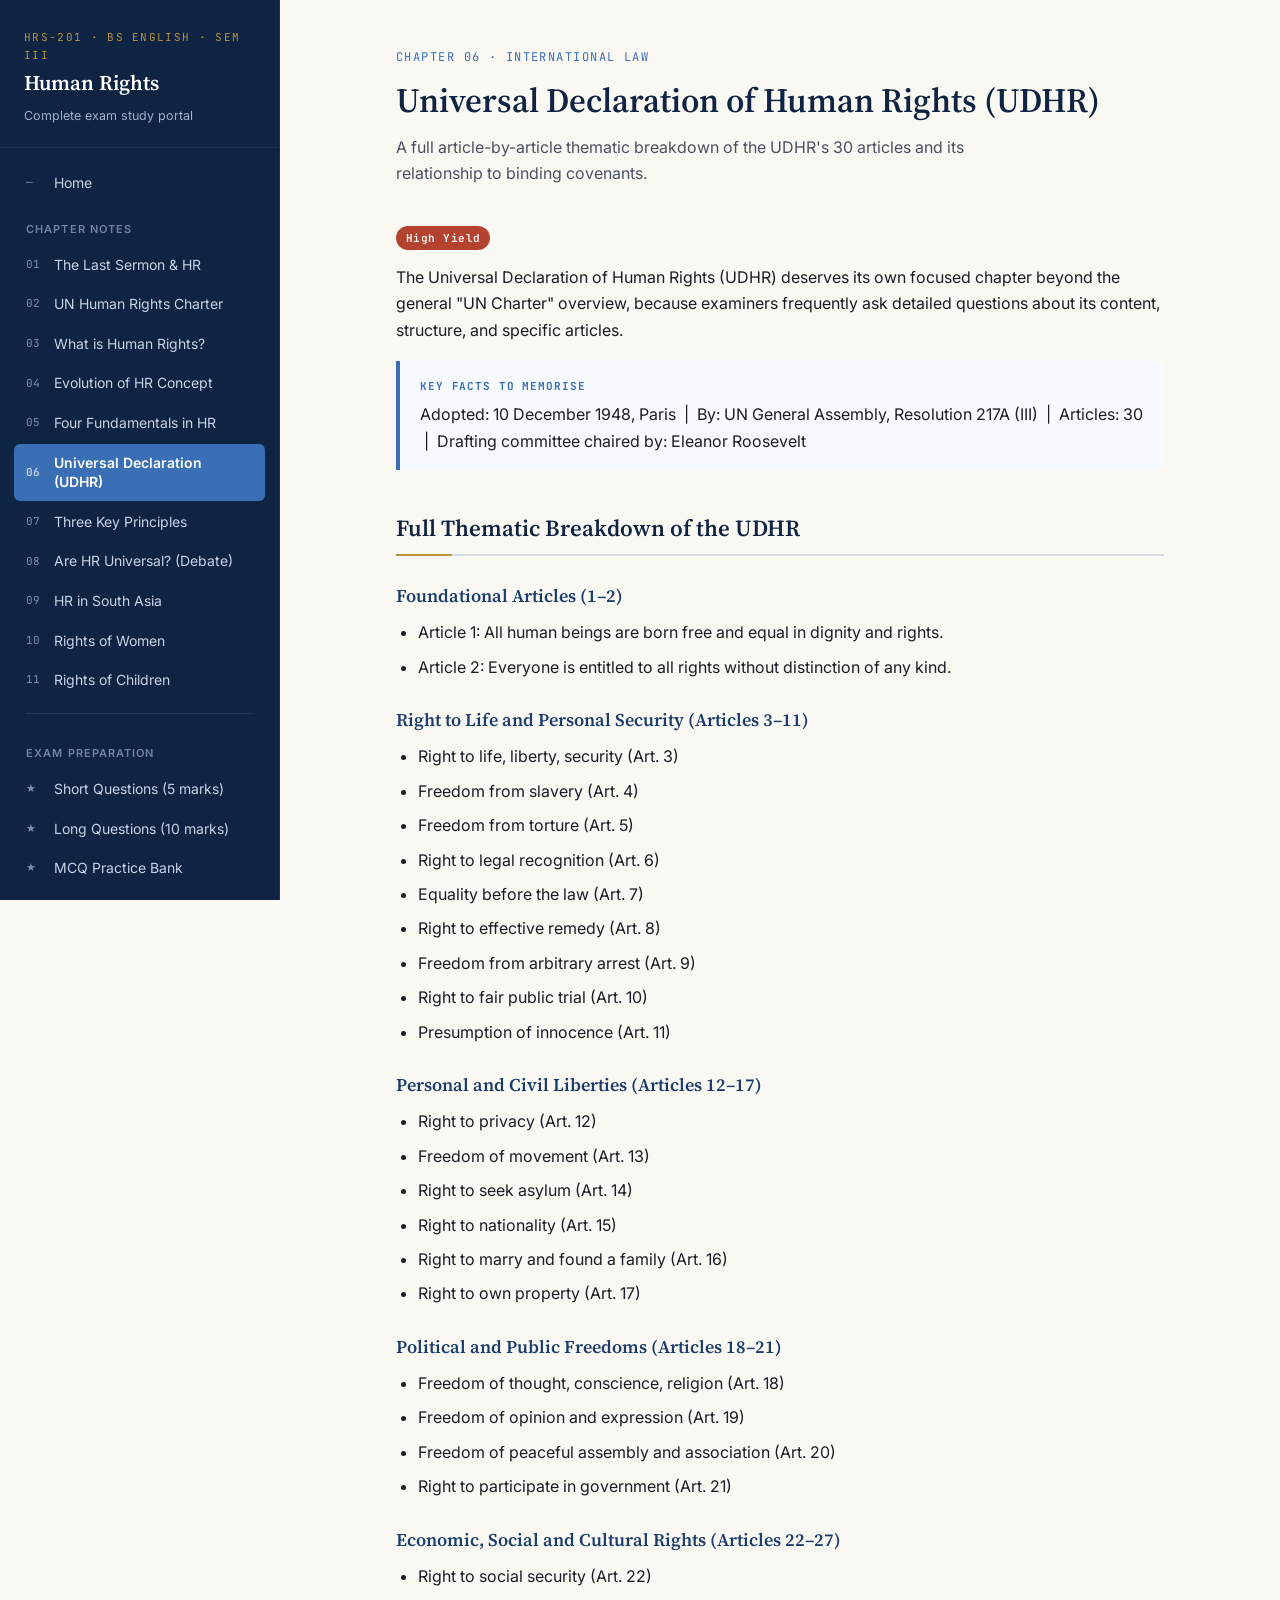
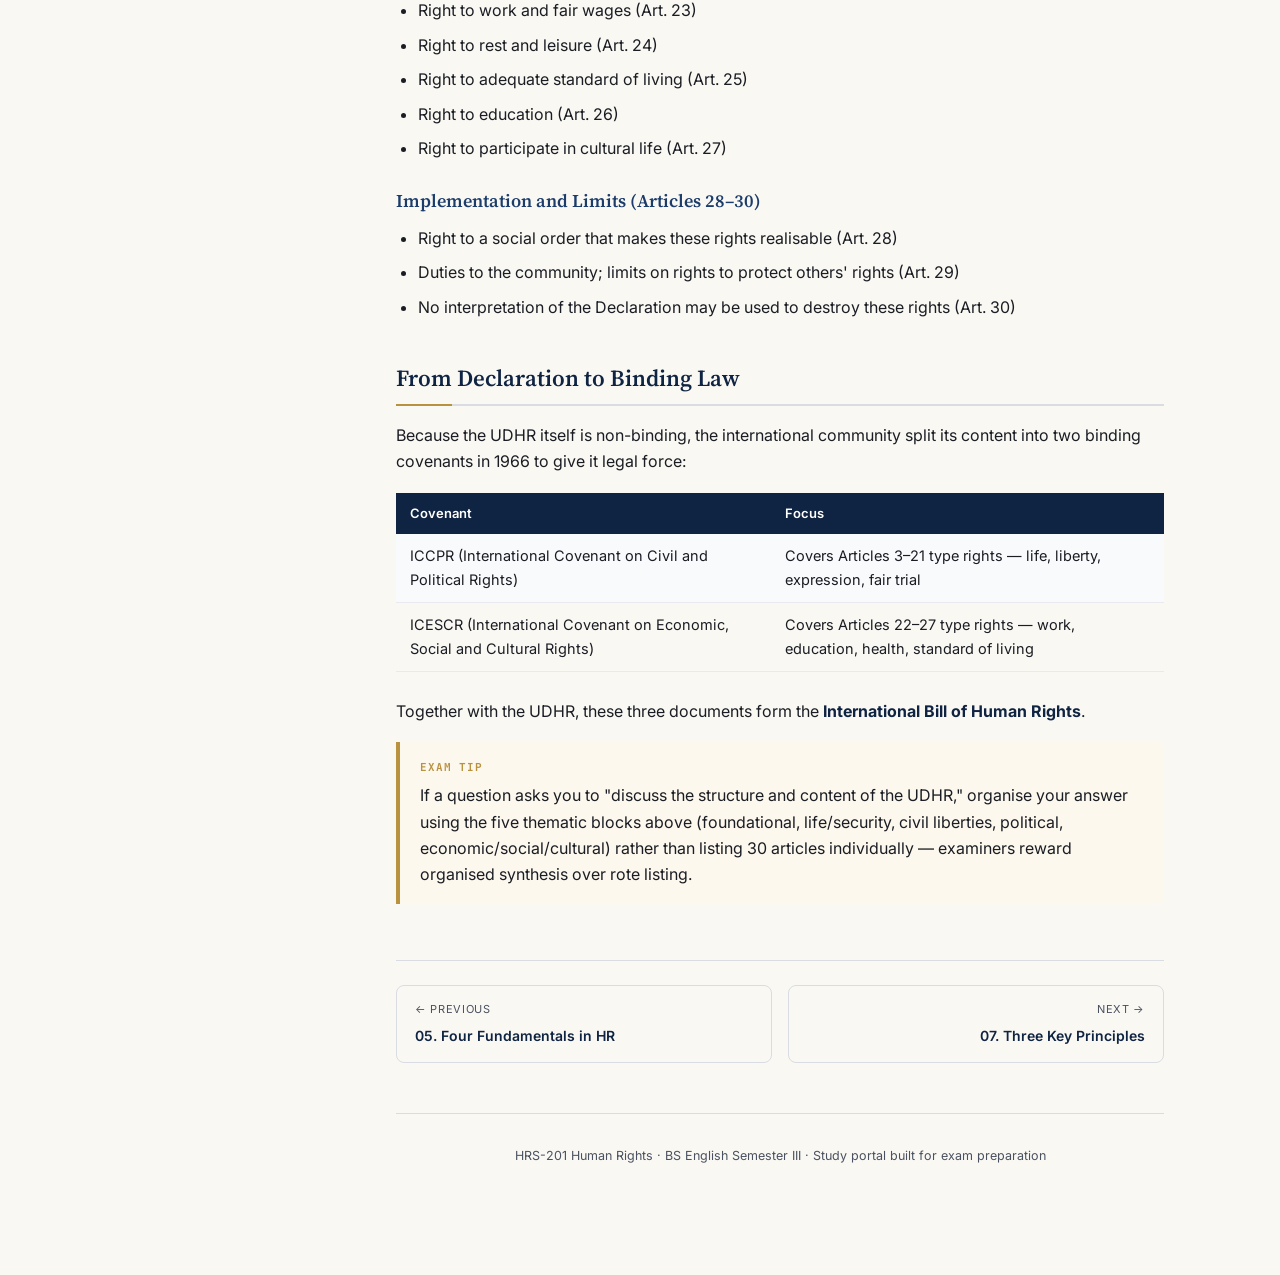
<file: 06-udhr.html>
<!DOCTYPE html>
<html lang="en">
<head>
<meta charset="UTF-8">
<meta name="viewport" content="width=device-width, initial-scale=1.0">
<title>Universal Declaration of Human Rights (UDHR) — HRS-201 Human Rights</title>
<link rel="preconnect" href="https://fonts.googleapis.com">
<link href="https://fonts.googleapis.com/css2?family=Source+Serif+4:wght@400;600;700&family=Inter:wght@400;500;600;700&family=JetBrains+Mono:wght@500;700&display=swap" rel="stylesheet">
<link rel="stylesheet" href="../css/style.css">
</head>
<body>

<div class="mobile-topbar">
  <span class="mt-title">HRS-201 Human Rights</span>
  <button class="menu-btn">☰ Menu</button>
</div>

<div class="app-shell">

  <aside class="sidebar">
    <div class="sidebar-brand">
      <span class="course-code">HRS-201 · BS English · Sem III</span>
      <h1>Human Rights</h1>
      <span class="sub">Complete exam study portal</span>
    </div>
    <nav class="sidebar-nav">
      <a href="../index.html" class="nav-link"><span class="num">—</span> Home</a>
      <div class="nav-group-label">Chapter Notes</div>
      <a href="01-last-sermon.html" class="nav-link"><span class="num">01</span> The Last Sermon & HR</a>
      <a href="02-un-charter.html" class="nav-link"><span class="num">02</span> UN Human Rights Charter</a>
      <a href="03-what-is-hr.html" class="nav-link"><span class="num">03</span> What is Human Rights?</a>
      <a href="04-evolution.html" class="nav-link"><span class="num">04</span> Evolution of HR Concept</a>
      <a href="05-four-fundamentals.html" class="nav-link"><span class="num">05</span> Four Fundamentals in HR</a>
      <a href="06-udhr.html" class="nav-link active"><span class="num">06</span> Universal Declaration (UDHR)</a>
      <a href="07-three-principles.html" class="nav-link"><span class="num">07</span> Three Key Principles</a>
      <a href="08-universality-debate.html" class="nav-link"><span class="num">08</span> Are HR Universal? (Debate)</a>
      <a href="09-hr-south-asia.html" class="nav-link"><span class="num">09</span> HR in South Asia</a>
      <a href="10-rights-of-women.html" class="nav-link"><span class="num">10</span> Rights of Women</a>
      <a href="11-rights-of-children.html" class="nav-link"><span class="num">11</span> Rights of Children</a>
      <div class="nav-divider"></div>
      <div class="nav-group-label">Exam Preparation</div>
      <a href="../questions/short-questions.html" class="nav-link"><span class="num">★</span> Short Questions (5 marks)</a>
      <a href="../questions/long-questions.html" class="nav-link"><span class="num">★</span> Long Questions (10 marks)</a>
      <a href="../mcqs/mcqs.html" class="nav-link"><span class="num">★</span> MCQ Practice Bank</a>
    </nav>
  </aside>

  <main class="main-content">
    <div class="content-inner">

      <span class="page-eyebrow">Chapter 06 · International Law</span>
      <h1 class="page-title">Universal Declaration of Human Rights (UDHR)</h1>
      <p class="page-subtitle">A full article-by-article thematic breakdown of the UDHR's 30 articles and its relationship to binding covenants.</p>

      
<span class="exam-tag high">High Yield</span>

<p>The Universal Declaration of Human Rights (UDHR) deserves its own focused chapter beyond the general "UN Charter" overview, because examiners frequently ask detailed questions about its content, structure, and specific articles.</p>

<div class="definition-box">
  <span class="db-label">Key facts to memorise</span>
  Adopted: 10 December 1948, Paris &nbsp;|&nbsp; By: UN General Assembly, Resolution 217A (III) &nbsp;|&nbsp; Articles: 30 &nbsp;|&nbsp; Drafting committee chaired by: Eleanor Roosevelt
</div>

<h2 class="section-heading">Full Thematic Breakdown of the UDHR</h2>

<h3 class="sub-heading">Foundational Articles (1–2)</h3>
<ul>
  <li>Article 1: All human beings are born free and equal in dignity and rights.</li>
  <li>Article 2: Everyone is entitled to all rights without distinction of any kind.</li>
</ul>

<h3 class="sub-heading">Right to Life and Personal Security (Articles 3–11)</h3>
<ul>
  <li>Right to life, liberty, security (Art. 3)</li>
  <li>Freedom from slavery (Art. 4)</li>
  <li>Freedom from torture (Art. 5)</li>
  <li>Right to legal recognition (Art. 6)</li>
  <li>Equality before the law (Art. 7)</li>
  <li>Right to effective remedy (Art. 8)</li>
  <li>Freedom from arbitrary arrest (Art. 9)</li>
  <li>Right to fair public trial (Art. 10)</li>
  <li>Presumption of innocence (Art. 11)</li>
</ul>

<h3 class="sub-heading">Personal and Civil Liberties (Articles 12–17)</h3>
<ul>
  <li>Right to privacy (Art. 12)</li>
  <li>Freedom of movement (Art. 13)</li>
  <li>Right to seek asylum (Art. 14)</li>
  <li>Right to nationality (Art. 15)</li>
  <li>Right to marry and found a family (Art. 16)</li>
  <li>Right to own property (Art. 17)</li>
</ul>

<h3 class="sub-heading">Political and Public Freedoms (Articles 18–21)</h3>
<ul>
  <li>Freedom of thought, conscience, religion (Art. 18)</li>
  <li>Freedom of opinion and expression (Art. 19)</li>
  <li>Freedom of peaceful assembly and association (Art. 20)</li>
  <li>Right to participate in government (Art. 21)</li>
</ul>

<h3 class="sub-heading">Economic, Social and Cultural Rights (Articles 22–27)</h3>
<ul>
  <li>Right to social security (Art. 22)</li>
  <li>Right to work and fair wages (Art. 23)</li>
  <li>Right to rest and leisure (Art. 24)</li>
  <li>Right to adequate standard of living (Art. 25)</li>
  <li>Right to education (Art. 26)</li>
  <li>Right to participate in cultural life (Art. 27)</li>
</ul>

<h3 class="sub-heading">Implementation and Limits (Articles 28–30)</h3>
<ul>
  <li>Right to a social order that makes these rights realisable (Art. 28)</li>
  <li>Duties to the community; limits on rights to protect others' rights (Art. 29)</li>
  <li>No interpretation of the Declaration may be used to destroy these rights (Art. 30)</li>
</ul>

<h2 class="section-heading">From Declaration to Binding Law</h2>
<p>Because the UDHR itself is non-binding, the international community split its content into two binding covenants in 1966 to give it legal force:</p>
<table class="notes-table">
  <tr><th>Covenant</th><th>Focus</th></tr>
  <tr><td>ICCPR (International Covenant on Civil and Political Rights)</td><td>Covers Articles 3–21 type rights — life, liberty, expression, fair trial</td></tr>
  <tr><td>ICESCR (International Covenant on Economic, Social and Cultural Rights)</td><td>Covers Articles 22–27 type rights — work, education, health, standard of living</td></tr>
</table>
<p>Together with the UDHR, these three documents form the <strong>International Bill of Human Rights</strong>.</p>

<div class="highlight-box">
  <span class="hb-label">Exam tip</span>
  If a question asks you to "discuss the structure and content of the UDHR," organise your answer using the five thematic blocks above (foundational, life/security, civil liberties, political, economic/social/cultural) rather than listing 30 articles individually — examiners reward organised synthesis over rote listing.
</div>


      <div class="note-nav-footer">
        <a href="05-four-fundamentals.html" class="nf-link prev">
        <span class="nf-label">← Previous</span>
        <span class="nf-title">05. Four Fundamentals in HR</span>
      </a>
        <a href="07-three-principles.html" class="nf-link next">
        <span class="nf-label">Next →</span>
        <span class="nf-title">07. Three Key Principles</span>
      </a>
      </div>

      <div class="site-footer">HRS-201 Human Rights · BS English Semester III · Study portal built for exam preparation</div>
    </div>
  </main>
</div>

<script src="../js/main.js"></script>
</body>
</html>
</file>
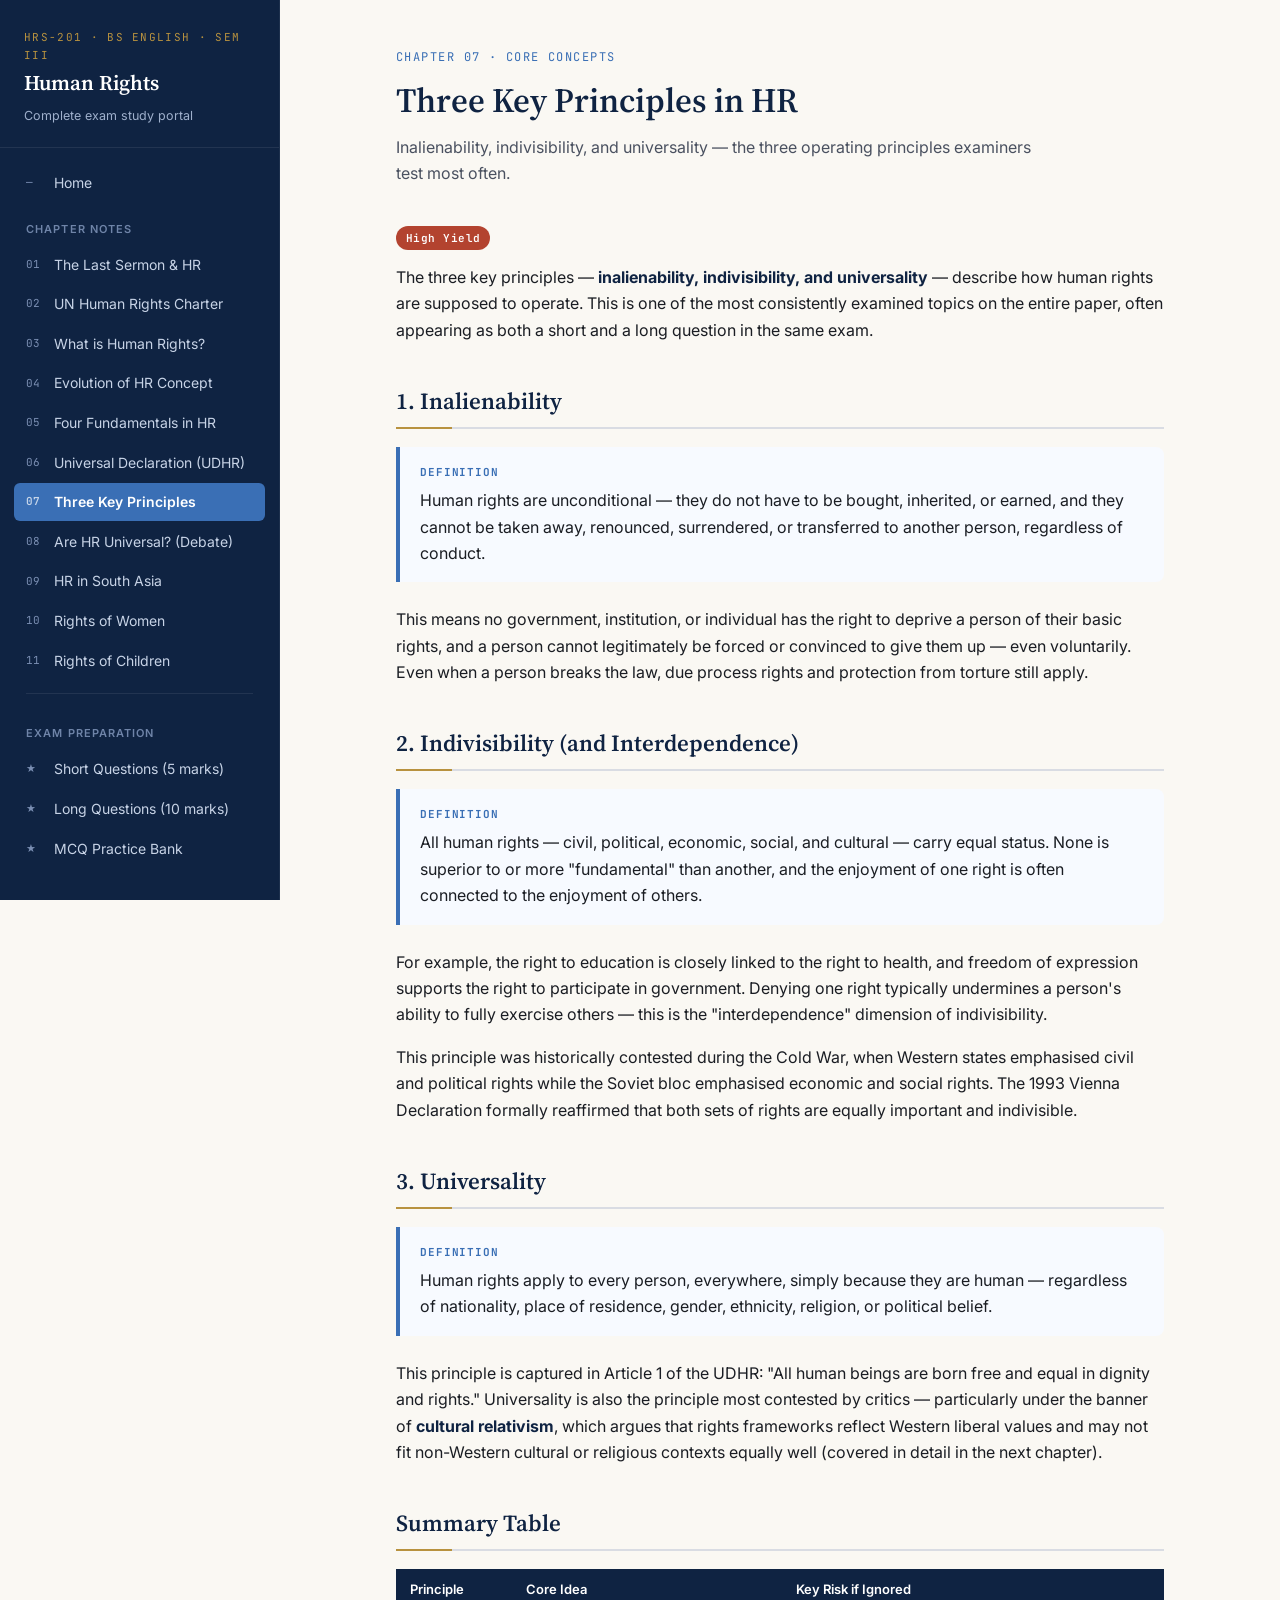
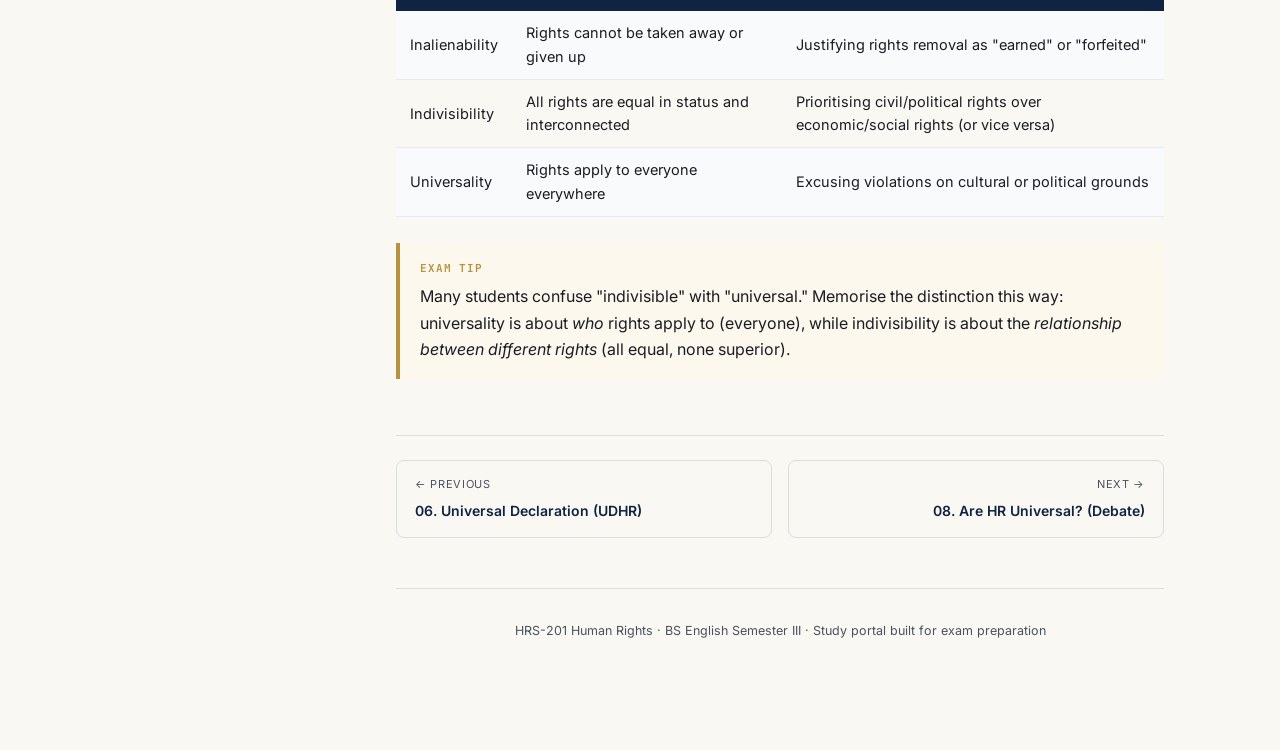
<file: 07-three-principles.html>
<!DOCTYPE html>
<html lang="en">
<head>
<meta charset="UTF-8">
<meta name="viewport" content="width=device-width, initial-scale=1.0">
<title>Three Key Principles in HR — HRS-201 Human Rights</title>
<link rel="preconnect" href="https://fonts.googleapis.com">
<link href="https://fonts.googleapis.com/css2?family=Source+Serif+4:wght@400;600;700&family=Inter:wght@400;500;600;700&family=JetBrains+Mono:wght@500;700&display=swap" rel="stylesheet">
<link rel="stylesheet" href="../css/style.css">
</head>
<body>

<div class="mobile-topbar">
  <span class="mt-title">HRS-201 Human Rights</span>
  <button class="menu-btn">☰ Menu</button>
</div>

<div class="app-shell">

  <aside class="sidebar">
    <div class="sidebar-brand">
      <span class="course-code">HRS-201 · BS English · Sem III</span>
      <h1>Human Rights</h1>
      <span class="sub">Complete exam study portal</span>
    </div>
    <nav class="sidebar-nav">
      <a href="../index.html" class="nav-link"><span class="num">—</span> Home</a>
      <div class="nav-group-label">Chapter Notes</div>
      <a href="01-last-sermon.html" class="nav-link"><span class="num">01</span> The Last Sermon & HR</a>
      <a href="02-un-charter.html" class="nav-link"><span class="num">02</span> UN Human Rights Charter</a>
      <a href="03-what-is-hr.html" class="nav-link"><span class="num">03</span> What is Human Rights?</a>
      <a href="04-evolution.html" class="nav-link"><span class="num">04</span> Evolution of HR Concept</a>
      <a href="05-four-fundamentals.html" class="nav-link"><span class="num">05</span> Four Fundamentals in HR</a>
      <a href="06-udhr.html" class="nav-link"><span class="num">06</span> Universal Declaration (UDHR)</a>
      <a href="07-three-principles.html" class="nav-link active"><span class="num">07</span> Three Key Principles</a>
      <a href="08-universality-debate.html" class="nav-link"><span class="num">08</span> Are HR Universal? (Debate)</a>
      <a href="09-hr-south-asia.html" class="nav-link"><span class="num">09</span> HR in South Asia</a>
      <a href="10-rights-of-women.html" class="nav-link"><span class="num">10</span> Rights of Women</a>
      <a href="11-rights-of-children.html" class="nav-link"><span class="num">11</span> Rights of Children</a>
      <div class="nav-divider"></div>
      <div class="nav-group-label">Exam Preparation</div>
      <a href="../questions/short-questions.html" class="nav-link"><span class="num">★</span> Short Questions (5 marks)</a>
      <a href="../questions/long-questions.html" class="nav-link"><span class="num">★</span> Long Questions (10 marks)</a>
      <a href="../mcqs/mcqs.html" class="nav-link"><span class="num">★</span> MCQ Practice Bank</a>
    </nav>
  </aside>

  <main class="main-content">
    <div class="content-inner">

      <span class="page-eyebrow">Chapter 07 · Core Concepts</span>
      <h1 class="page-title">Three Key Principles in HR</h1>
      <p class="page-subtitle">Inalienability, indivisibility, and universality — the three operating principles examiners test most often.</p>

      
<span class="exam-tag high">High Yield</span>

<p>The three key principles — <strong>inalienability, indivisibility, and universality</strong> — describe how human rights are supposed to operate. This is one of the most consistently examined topics on the entire paper, often appearing as both a short and a long question in the same exam.</p>

<h2 class="section-heading">1. Inalienability</h2>
<div class="definition-box">
  <span class="db-label">Definition</span>
  Human rights are unconditional — they do not have to be bought, inherited, or earned, and they cannot be taken away, renounced, surrendered, or transferred to another person, regardless of conduct.
</div>
<p>This means no government, institution, or individual has the right to deprive a person of their basic rights, and a person cannot legitimately be forced or convinced to give them up — even voluntarily. Even when a person breaks the law, due process rights and protection from torture still apply.</p>

<h2 class="section-heading">2. Indivisibility (and Interdependence)</h2>
<div class="definition-box">
  <span class="db-label">Definition</span>
  All human rights — civil, political, economic, social, and cultural — carry equal status. None is superior to or more "fundamental" than another, and the enjoyment of one right is often connected to the enjoyment of others.
</div>
<p>For example, the right to education is closely linked to the right to health, and freedom of expression supports the right to participate in government. Denying one right typically undermines a person's ability to fully exercise others — this is the "interdependence" dimension of indivisibility.</p>
<p>This principle was historically contested during the Cold War, when Western states emphasised civil and political rights while the Soviet bloc emphasised economic and social rights. The 1993 Vienna Declaration formally reaffirmed that both sets of rights are equally important and indivisible.</p>

<h2 class="section-heading">3. Universality</h2>
<div class="definition-box">
  <span class="db-label">Definition</span>
  Human rights apply to every person, everywhere, simply because they are human — regardless of nationality, place of residence, gender, ethnicity, religion, or political belief.
</div>
<p>This principle is captured in Article 1 of the UDHR: "All human beings are born free and equal in dignity and rights." Universality is also the principle most contested by critics — particularly under the banner of <strong>cultural relativism</strong>, which argues that rights frameworks reflect Western liberal values and may not fit non-Western cultural or religious contexts equally well (covered in detail in the next chapter).</p>

<h2 class="section-heading">Summary Table</h2>
<table class="notes-table">
  <tr><th>Principle</th><th>Core Idea</th><th>Key Risk if Ignored</th></tr>
  <tr><td>Inalienability</td><td>Rights cannot be taken away or given up</td><td>Justifying rights removal as "earned" or "forfeited"</td></tr>
  <tr><td>Indivisibility</td><td>All rights are equal in status and interconnected</td><td>Prioritising civil/political rights over economic/social rights (or vice versa)</td></tr>
  <tr><td>Universality</td><td>Rights apply to everyone everywhere</td><td>Excusing violations on cultural or political grounds</td></tr>
</table>

<div class="highlight-box">
  <span class="hb-label">Exam tip</span>
  Many students confuse "indivisible" with "universal." Memorise the distinction this way: universality is about <em>who</em> rights apply to (everyone), while indivisibility is about the <em>relationship between different rights</em> (all equal, none superior).
</div>


      <div class="note-nav-footer">
        <a href="06-udhr.html" class="nf-link prev">
        <span class="nf-label">← Previous</span>
        <span class="nf-title">06. Universal Declaration (UDHR)</span>
      </a>
        <a href="08-universality-debate.html" class="nf-link next">
        <span class="nf-label">Next →</span>
        <span class="nf-title">08. Are HR Universal? (Debate)</span>
      </a>
      </div>

      <div class="site-footer">HRS-201 Human Rights · BS English Semester III · Study portal built for exam preparation</div>
    </div>
  </main>
</div>

<script src="../js/main.js"></script>
</body>
</html>
</file>
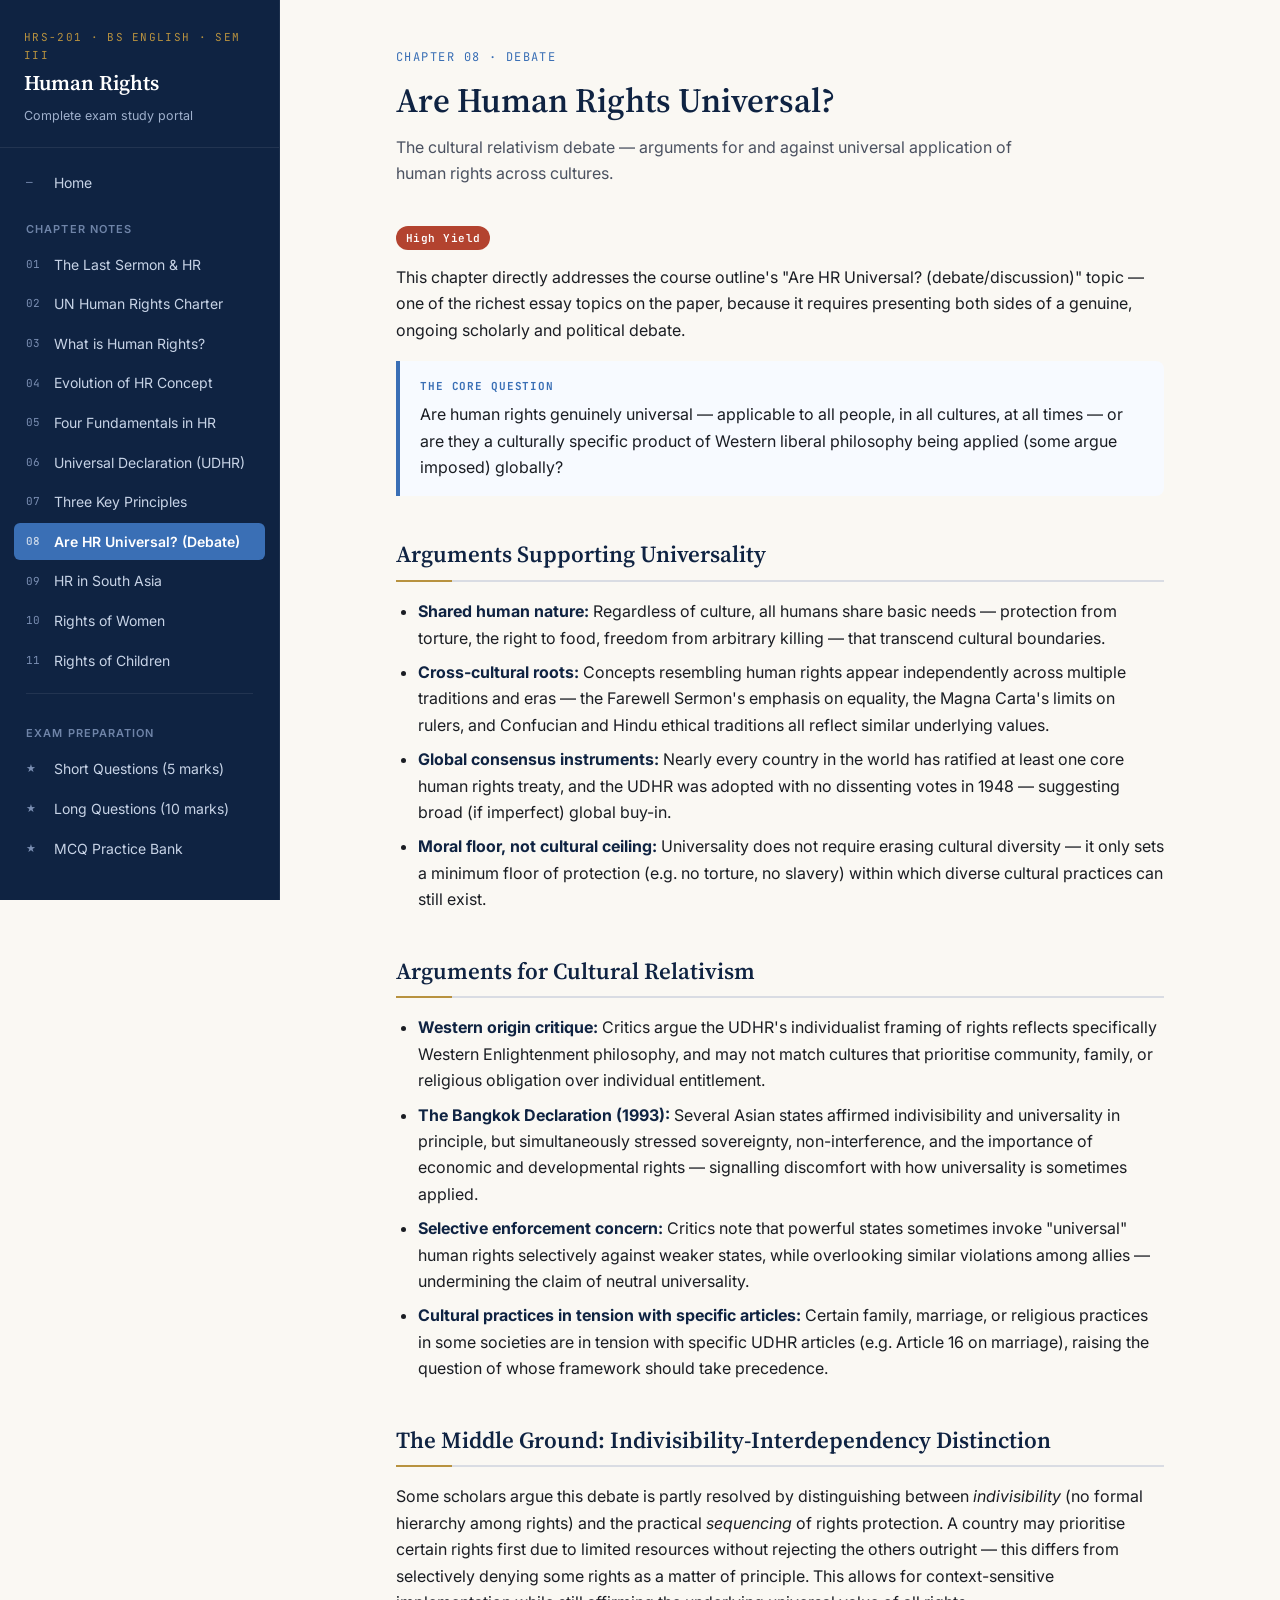
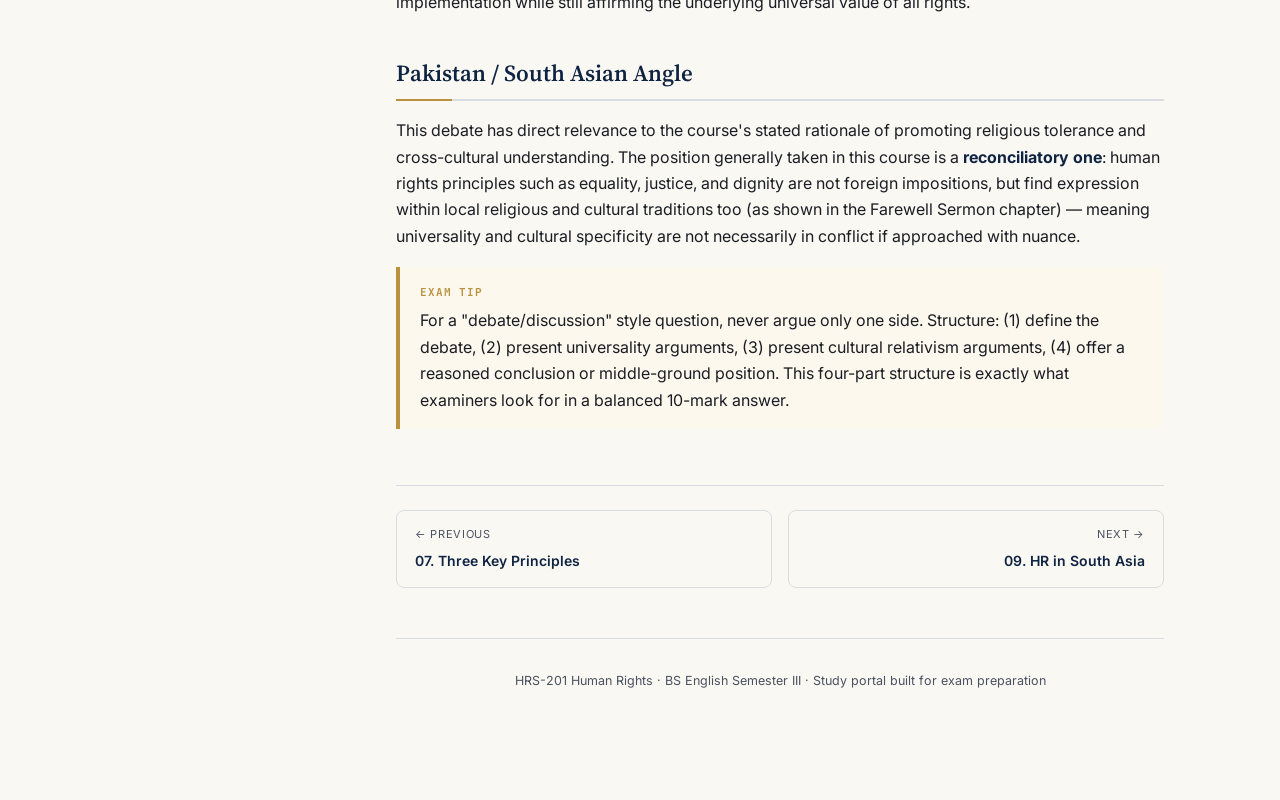
<file: 08-universality-debate.html>
<!DOCTYPE html>
<html lang="en">
<head>
<meta charset="UTF-8">
<meta name="viewport" content="width=device-width, initial-scale=1.0">
<title>Are Human Rights Universal? — HRS-201 Human Rights</title>
<link rel="preconnect" href="https://fonts.googleapis.com">
<link href="https://fonts.googleapis.com/css2?family=Source+Serif+4:wght@400;600;700&family=Inter:wght@400;500;600;700&family=JetBrains+Mono:wght@500;700&display=swap" rel="stylesheet">
<link rel="stylesheet" href="../css/style.css">
</head>
<body>

<div class="mobile-topbar">
  <span class="mt-title">HRS-201 Human Rights</span>
  <button class="menu-btn">☰ Menu</button>
</div>

<div class="app-shell">

  <aside class="sidebar">
    <div class="sidebar-brand">
      <span class="course-code">HRS-201 · BS English · Sem III</span>
      <h1>Human Rights</h1>
      <span class="sub">Complete exam study portal</span>
    </div>
    <nav class="sidebar-nav">
      <a href="../index.html" class="nav-link"><span class="num">—</span> Home</a>
      <div class="nav-group-label">Chapter Notes</div>
      <a href="01-last-sermon.html" class="nav-link"><span class="num">01</span> The Last Sermon & HR</a>
      <a href="02-un-charter.html" class="nav-link"><span class="num">02</span> UN Human Rights Charter</a>
      <a href="03-what-is-hr.html" class="nav-link"><span class="num">03</span> What is Human Rights?</a>
      <a href="04-evolution.html" class="nav-link"><span class="num">04</span> Evolution of HR Concept</a>
      <a href="05-four-fundamentals.html" class="nav-link"><span class="num">05</span> Four Fundamentals in HR</a>
      <a href="06-udhr.html" class="nav-link"><span class="num">06</span> Universal Declaration (UDHR)</a>
      <a href="07-three-principles.html" class="nav-link"><span class="num">07</span> Three Key Principles</a>
      <a href="08-universality-debate.html" class="nav-link active"><span class="num">08</span> Are HR Universal? (Debate)</a>
      <a href="09-hr-south-asia.html" class="nav-link"><span class="num">09</span> HR in South Asia</a>
      <a href="10-rights-of-women.html" class="nav-link"><span class="num">10</span> Rights of Women</a>
      <a href="11-rights-of-children.html" class="nav-link"><span class="num">11</span> Rights of Children</a>
      <div class="nav-divider"></div>
      <div class="nav-group-label">Exam Preparation</div>
      <a href="../questions/short-questions.html" class="nav-link"><span class="num">★</span> Short Questions (5 marks)</a>
      <a href="../questions/long-questions.html" class="nav-link"><span class="num">★</span> Long Questions (10 marks)</a>
      <a href="../mcqs/mcqs.html" class="nav-link"><span class="num">★</span> MCQ Practice Bank</a>
    </nav>
  </aside>

  <main class="main-content">
    <div class="content-inner">

      <span class="page-eyebrow">Chapter 08 · Debate</span>
      <h1 class="page-title">Are Human Rights Universal?</h1>
      <p class="page-subtitle">The cultural relativism debate — arguments for and against universal application of human rights across cultures.</p>

      
<span class="exam-tag high">High Yield</span>

<p>This chapter directly addresses the course outline's "Are HR Universal? (debate/discussion)" topic — one of the richest essay topics on the paper, because it requires presenting both sides of a genuine, ongoing scholarly and political debate.</p>

<div class="definition-box">
  <span class="db-label">The Core Question</span>
  Are human rights genuinely universal — applicable to all people, in all cultures, at all times — or are they a culturally specific product of Western liberal philosophy being applied (some argue imposed) globally?
</div>

<h2 class="section-heading">Arguments Supporting Universality</h2>
<ul>
  <li><strong>Shared human nature:</strong> Regardless of culture, all humans share basic needs — protection from torture, the right to food, freedom from arbitrary killing — that transcend cultural boundaries.</li>
  <li><strong>Cross-cultural roots:</strong> Concepts resembling human rights appear independently across multiple traditions and eras — the Farewell Sermon's emphasis on equality, the Magna Carta's limits on rulers, and Confucian and Hindu ethical traditions all reflect similar underlying values.</li>
  <li><strong>Global consensus instruments:</strong> Nearly every country in the world has ratified at least one core human rights treaty, and the UDHR was adopted with no dissenting votes in 1948 — suggesting broad (if imperfect) global buy-in.</li>
  <li><strong>Moral floor, not cultural ceiling:</strong> Universality does not require erasing cultural diversity — it only sets a minimum floor of protection (e.g. no torture, no slavery) within which diverse cultural practices can still exist.</li>
</ul>

<h2 class="section-heading">Arguments for Cultural Relativism</h2>
<ul>
  <li><strong>Western origin critique:</strong> Critics argue the UDHR's individualist framing of rights reflects specifically Western Enlightenment philosophy, and may not match cultures that prioritise community, family, or religious obligation over individual entitlement.</li>
  <li><strong>The Bangkok Declaration (1993):</strong> Several Asian states affirmed indivisibility and universality in principle, but simultaneously stressed sovereignty, non-interference, and the importance of economic and developmental rights — signalling discomfort with how universality is sometimes applied.</li>
  <li><strong>Selective enforcement concern:</strong> Critics note that powerful states sometimes invoke "universal" human rights selectively against weaker states, while overlooking similar violations among allies — undermining the claim of neutral universality.</li>
  <li><strong>Cultural practices in tension with specific articles:</strong> Certain family, marriage, or religious practices in some societies are in tension with specific UDHR articles (e.g. Article 16 on marriage), raising the question of whose framework should take precedence.</li>
</ul>

<h2 class="section-heading">The Middle Ground: Indivisibility-Interdependency Distinction</h2>
<p>Some scholars argue this debate is partly resolved by distinguishing between <em>indivisibility</em> (no formal hierarchy among rights) and the practical <em>sequencing</em> of rights protection. A country may prioritise certain rights first due to limited resources without rejecting the others outright — this differs from selectively denying some rights as a matter of principle. This allows for context-sensitive implementation while still affirming the underlying universal value of all rights.</p>

<h2 class="section-heading">Pakistan / South Asian Angle</h2>
<p>This debate has direct relevance to the course's stated rationale of promoting religious tolerance and cross-cultural understanding. The position generally taken in this course is a <strong>reconciliatory one</strong>: human rights principles such as equality, justice, and dignity are not foreign impositions, but find expression within local religious and cultural traditions too (as shown in the Farewell Sermon chapter) — meaning universality and cultural specificity are not necessarily in conflict if approached with nuance.</p>

<div class="highlight-box">
  <span class="hb-label">Exam tip</span>
  For a "debate/discussion" style question, never argue only one side. Structure: (1) define the debate, (2) present universality arguments, (3) present cultural relativism arguments, (4) offer a reasoned conclusion or middle-ground position. This four-part structure is exactly what examiners look for in a balanced 10-mark answer.
</div>


      <div class="note-nav-footer">
        <a href="07-three-principles.html" class="nf-link prev">
        <span class="nf-label">← Previous</span>
        <span class="nf-title">07. Three Key Principles</span>
      </a>
        <a href="09-hr-south-asia.html" class="nf-link next">
        <span class="nf-label">Next →</span>
        <span class="nf-title">09. HR in South Asia</span>
      </a>
      </div>

      <div class="site-footer">HRS-201 Human Rights · BS English Semester III · Study portal built for exam preparation</div>
    </div>
  </main>
</div>

<script src="../js/main.js"></script>
</body>
</html>
</file>
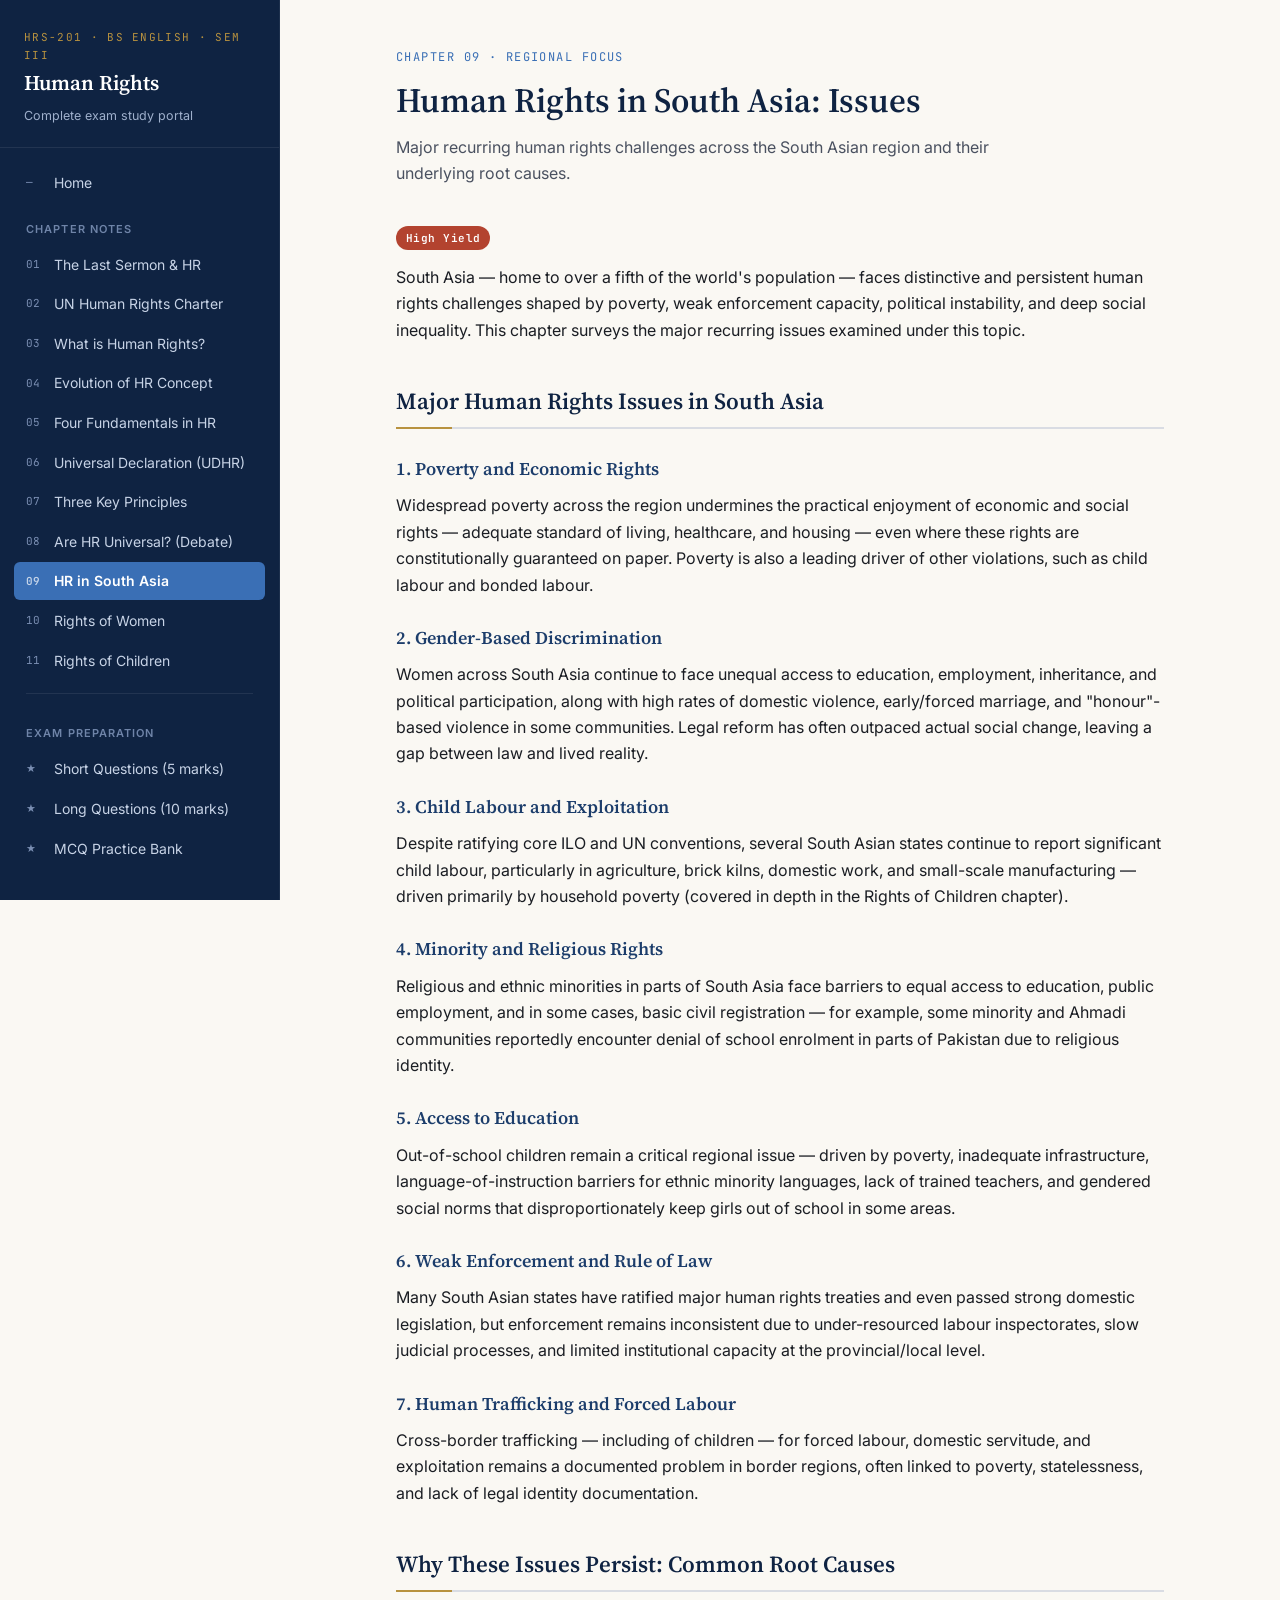
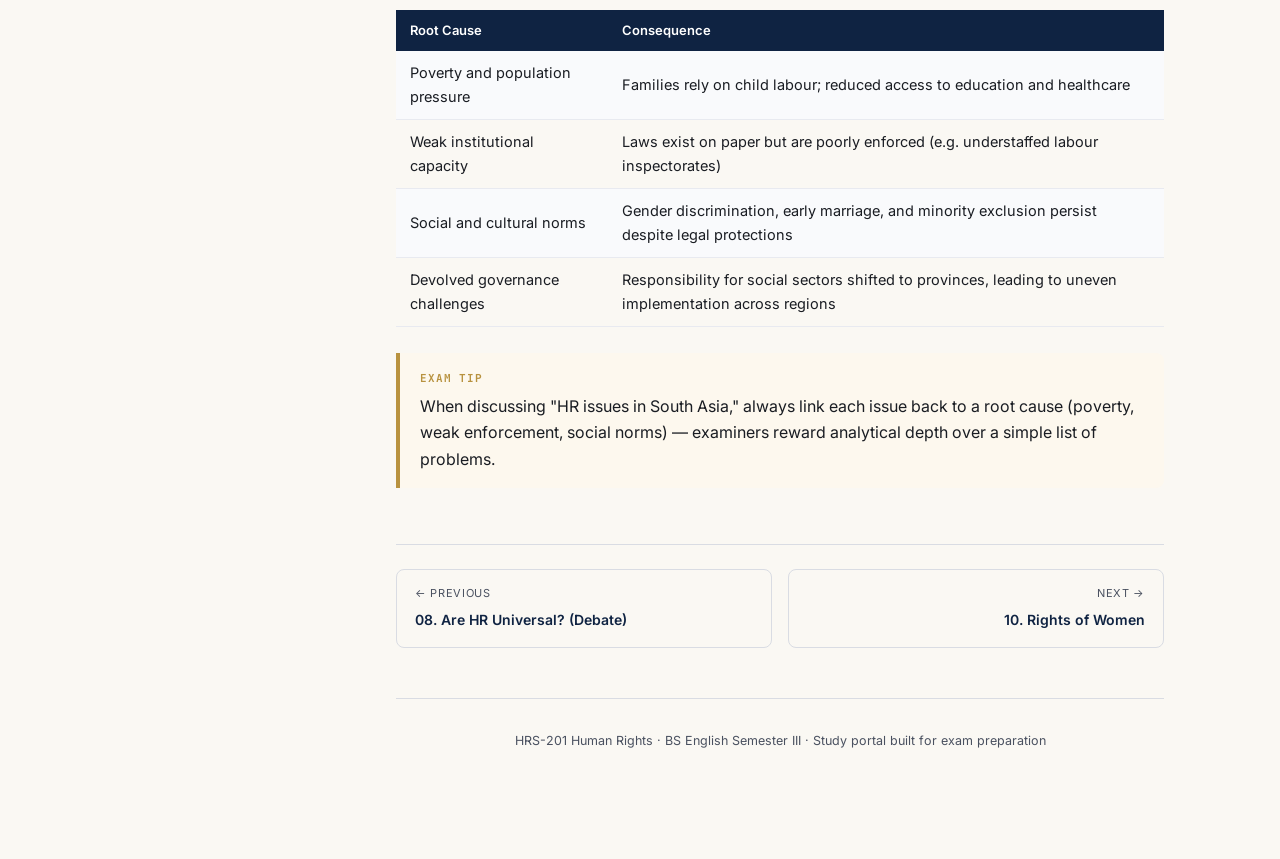
<file: 09-hr-south-asia.html>
<!DOCTYPE html>
<html lang="en">
<head>
<meta charset="UTF-8">
<meta name="viewport" content="width=device-width, initial-scale=1.0">
<title>Human Rights in South Asia: Issues — HRS-201 Human Rights</title>
<link rel="preconnect" href="https://fonts.googleapis.com">
<link href="https://fonts.googleapis.com/css2?family=Source+Serif+4:wght@400;600;700&family=Inter:wght@400;500;600;700&family=JetBrains+Mono:wght@500;700&display=swap" rel="stylesheet">
<link rel="stylesheet" href="../css/style.css">
</head>
<body>

<div class="mobile-topbar">
  <span class="mt-title">HRS-201 Human Rights</span>
  <button class="menu-btn">☰ Menu</button>
</div>

<div class="app-shell">

  <aside class="sidebar">
    <div class="sidebar-brand">
      <span class="course-code">HRS-201 · BS English · Sem III</span>
      <h1>Human Rights</h1>
      <span class="sub">Complete exam study portal</span>
    </div>
    <nav class="sidebar-nav">
      <a href="../index.html" class="nav-link"><span class="num">—</span> Home</a>
      <div class="nav-group-label">Chapter Notes</div>
      <a href="01-last-sermon.html" class="nav-link"><span class="num">01</span> The Last Sermon & HR</a>
      <a href="02-un-charter.html" class="nav-link"><span class="num">02</span> UN Human Rights Charter</a>
      <a href="03-what-is-hr.html" class="nav-link"><span class="num">03</span> What is Human Rights?</a>
      <a href="04-evolution.html" class="nav-link"><span class="num">04</span> Evolution of HR Concept</a>
      <a href="05-four-fundamentals.html" class="nav-link"><span class="num">05</span> Four Fundamentals in HR</a>
      <a href="06-udhr.html" class="nav-link"><span class="num">06</span> Universal Declaration (UDHR)</a>
      <a href="07-three-principles.html" class="nav-link"><span class="num">07</span> Three Key Principles</a>
      <a href="08-universality-debate.html" class="nav-link"><span class="num">08</span> Are HR Universal? (Debate)</a>
      <a href="09-hr-south-asia.html" class="nav-link active"><span class="num">09</span> HR in South Asia</a>
      <a href="10-rights-of-women.html" class="nav-link"><span class="num">10</span> Rights of Women</a>
      <a href="11-rights-of-children.html" class="nav-link"><span class="num">11</span> Rights of Children</a>
      <div class="nav-divider"></div>
      <div class="nav-group-label">Exam Preparation</div>
      <a href="../questions/short-questions.html" class="nav-link"><span class="num">★</span> Short Questions (5 marks)</a>
      <a href="../questions/long-questions.html" class="nav-link"><span class="num">★</span> Long Questions (10 marks)</a>
      <a href="../mcqs/mcqs.html" class="nav-link"><span class="num">★</span> MCQ Practice Bank</a>
    </nav>
  </aside>

  <main class="main-content">
    <div class="content-inner">

      <span class="page-eyebrow">Chapter 09 · Regional Focus</span>
      <h1 class="page-title">Human Rights in South Asia: Issues</h1>
      <p class="page-subtitle">Major recurring human rights challenges across the South Asian region and their underlying root causes.</p>

      
<span class="exam-tag high">High Yield</span>

<p>South Asia — home to over a fifth of the world's population — faces distinctive and persistent human rights challenges shaped by poverty, weak enforcement capacity, political instability, and deep social inequality. This chapter surveys the major recurring issues examined under this topic.</p>

<h2 class="section-heading">Major Human Rights Issues in South Asia</h2>

<h3 class="sub-heading">1. Poverty and Economic Rights</h3>
<p>Widespread poverty across the region undermines the practical enjoyment of economic and social rights — adequate standard of living, healthcare, and housing — even where these rights are constitutionally guaranteed on paper. Poverty is also a leading driver of other violations, such as child labour and bonded labour.</p>

<h3 class="sub-heading">2. Gender-Based Discrimination</h3>
<p>Women across South Asia continue to face unequal access to education, employment, inheritance, and political participation, along with high rates of domestic violence, early/forced marriage, and "honour"-based violence in some communities. Legal reform has often outpaced actual social change, leaving a gap between law and lived reality.</p>

<h3 class="sub-heading">3. Child Labour and Exploitation</h3>
<p>Despite ratifying core ILO and UN conventions, several South Asian states continue to report significant child labour, particularly in agriculture, brick kilns, domestic work, and small-scale manufacturing — driven primarily by household poverty (covered in depth in the Rights of Children chapter).</p>

<h3 class="sub-heading">4. Minority and Religious Rights</h3>
<p>Religious and ethnic minorities in parts of South Asia face barriers to equal access to education, public employment, and in some cases, basic civil registration — for example, some minority and Ahmadi communities reportedly encounter denial of school enrolment in parts of Pakistan due to religious identity.</p>

<h3 class="sub-heading">5. Access to Education</h3>
<p>Out-of-school children remain a critical regional issue — driven by poverty, inadequate infrastructure, language-of-instruction barriers for ethnic minority languages, lack of trained teachers, and gendered social norms that disproportionately keep girls out of school in some areas.</p>

<h3 class="sub-heading">6. Weak Enforcement and Rule of Law</h3>
<p>Many South Asian states have ratified major human rights treaties and even passed strong domestic legislation, but enforcement remains inconsistent due to under-resourced labour inspectorates, slow judicial processes, and limited institutional capacity at the provincial/local level.</p>

<h3 class="sub-heading">7. Human Trafficking and Forced Labour</h3>
<p>Cross-border trafficking — including of children — for forced labour, domestic servitude, and exploitation remains a documented problem in border regions, often linked to poverty, statelessness, and lack of legal identity documentation.</p>

<h2 class="section-heading">Why These Issues Persist: Common Root Causes</h2>
<table class="notes-table">
  <tr><th>Root Cause</th><th>Consequence</th></tr>
  <tr><td>Poverty and population pressure</td><td>Families rely on child labour; reduced access to education and healthcare</td></tr>
  <tr><td>Weak institutional capacity</td><td>Laws exist on paper but are poorly enforced (e.g. understaffed labour inspectorates)</td></tr>
  <tr><td>Social and cultural norms</td><td>Gender discrimination, early marriage, and minority exclusion persist despite legal protections</td></tr>
  <tr><td>Devolved governance challenges</td><td>Responsibility for social sectors shifted to provinces, leading to uneven implementation across regions</td></tr>
</table>

<div class="highlight-box">
  <span class="hb-label">Exam tip</span>
  When discussing "HR issues in South Asia," always link each issue back to a root cause (poverty, weak enforcement, social norms) — examiners reward analytical depth over a simple list of problems.
</div>


      <div class="note-nav-footer">
        <a href="08-universality-debate.html" class="nf-link prev">
        <span class="nf-label">← Previous</span>
        <span class="nf-title">08. Are HR Universal? (Debate)</span>
      </a>
        <a href="10-rights-of-women.html" class="nf-link next">
        <span class="nf-label">Next →</span>
        <span class="nf-title">10. Rights of Women</span>
      </a>
      </div>

      <div class="site-footer">HRS-201 Human Rights · BS English Semester III · Study portal built for exam preparation</div>
    </div>
  </main>
</div>

<script src="../js/main.js"></script>
</body>
</html>
</file>
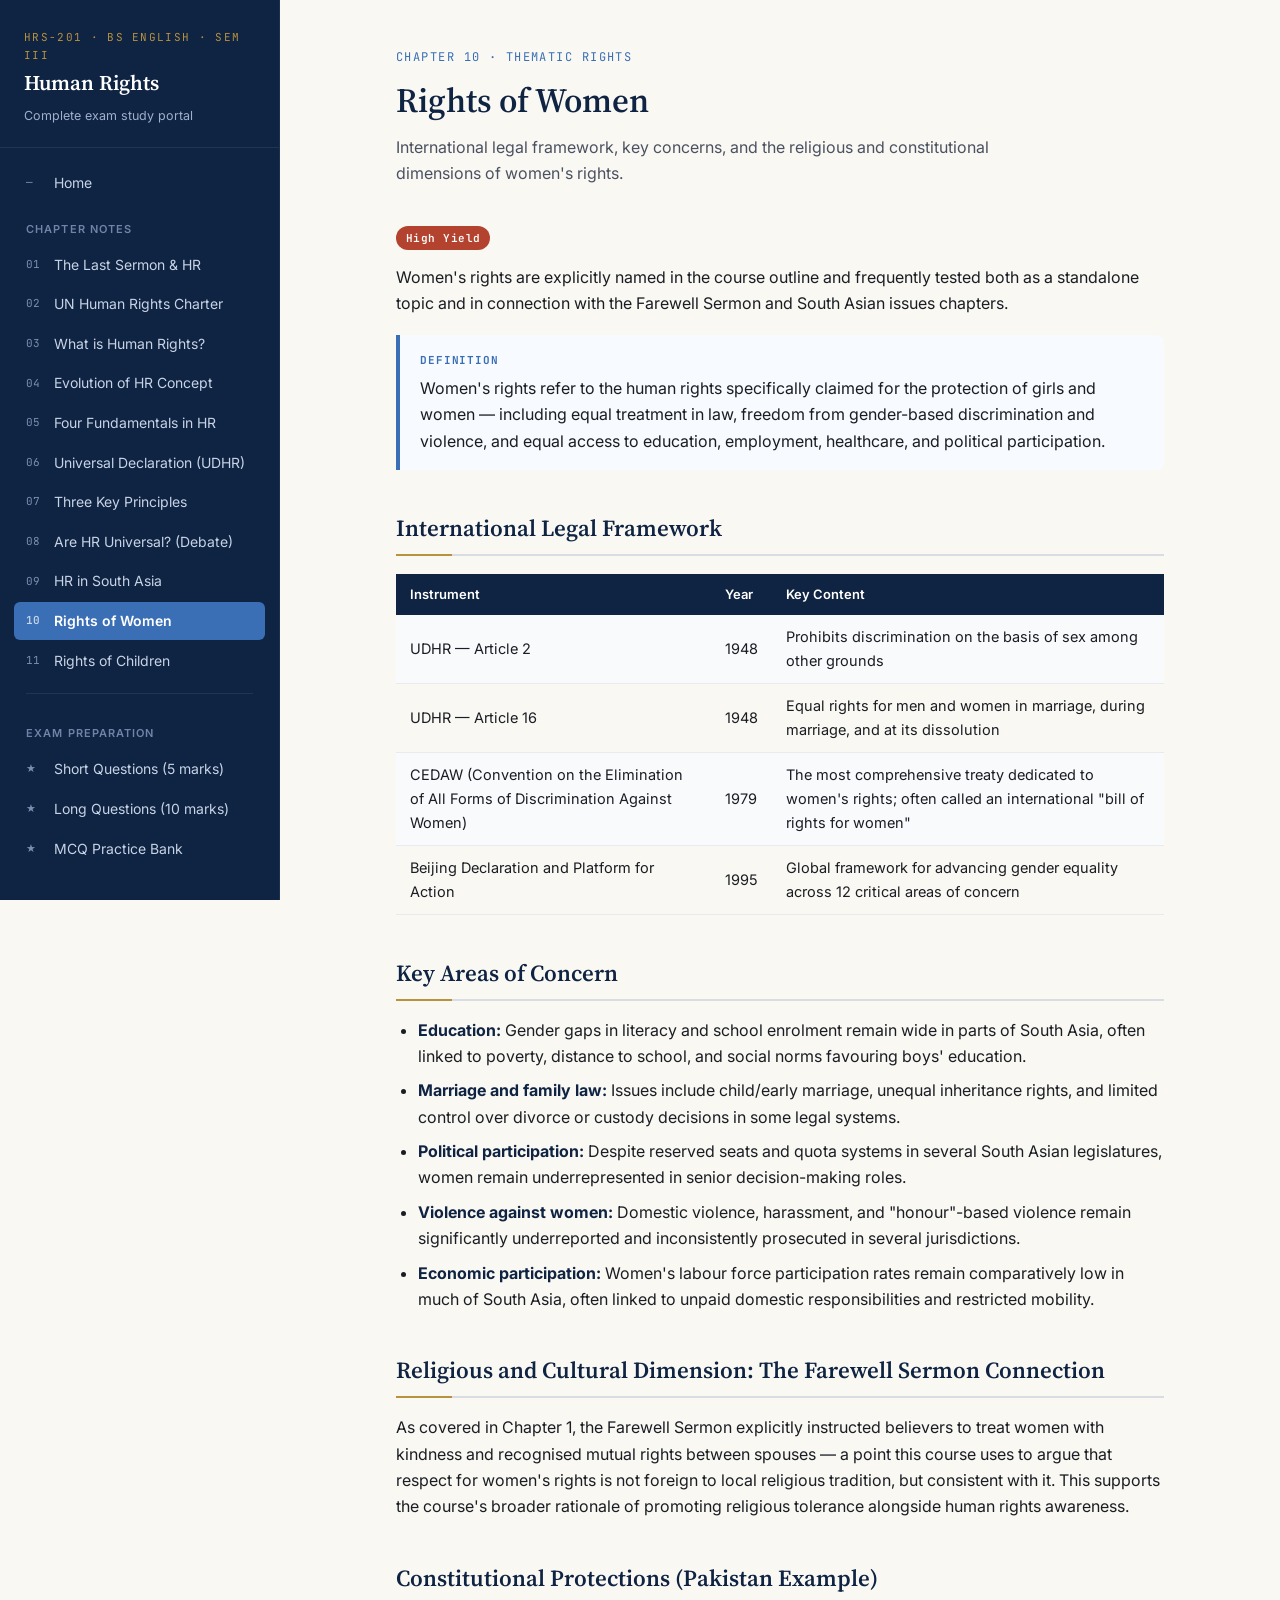
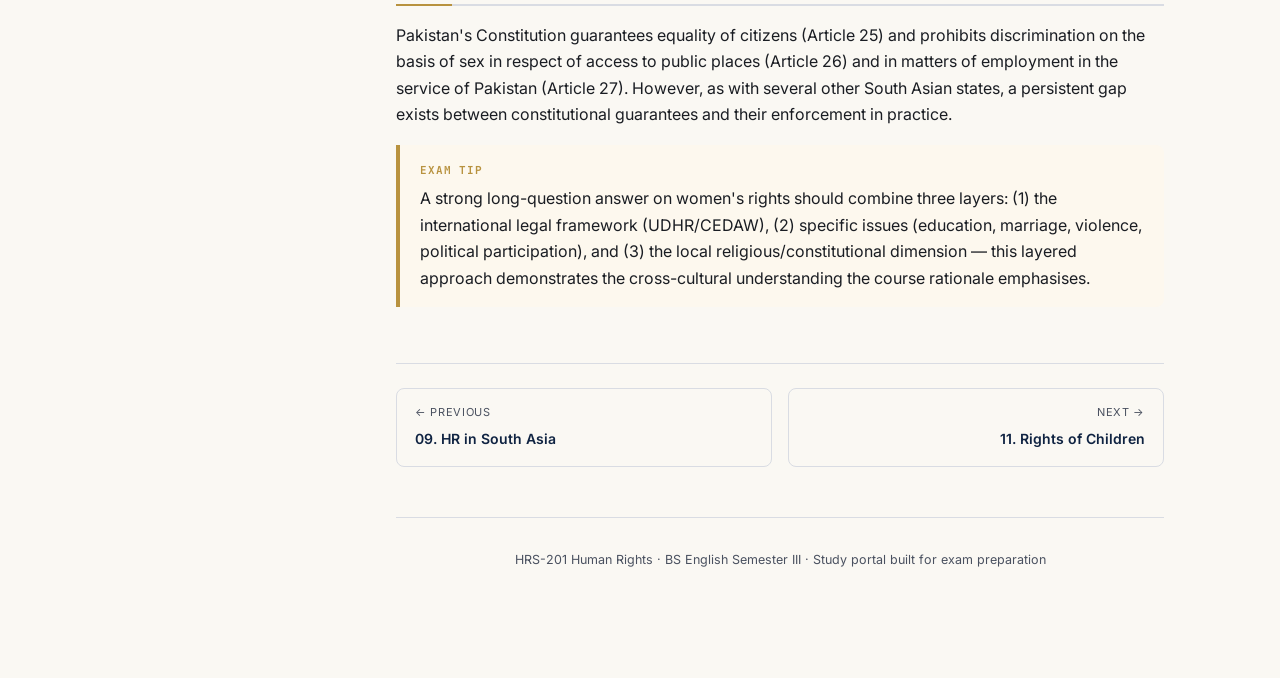
<file: 10-rights-of-women.html>
<!DOCTYPE html>
<html lang="en">
<head>
<meta charset="UTF-8">
<meta name="viewport" content="width=device-width, initial-scale=1.0">
<title>Rights of Women — HRS-201 Human Rights</title>
<link rel="preconnect" href="https://fonts.googleapis.com">
<link href="https://fonts.googleapis.com/css2?family=Source+Serif+4:wght@400;600;700&family=Inter:wght@400;500;600;700&family=JetBrains+Mono:wght@500;700&display=swap" rel="stylesheet">
<link rel="stylesheet" href="../css/style.css">
</head>
<body>

<div class="mobile-topbar">
  <span class="mt-title">HRS-201 Human Rights</span>
  <button class="menu-btn">☰ Menu</button>
</div>

<div class="app-shell">

  <aside class="sidebar">
    <div class="sidebar-brand">
      <span class="course-code">HRS-201 · BS English · Sem III</span>
      <h1>Human Rights</h1>
      <span class="sub">Complete exam study portal</span>
    </div>
    <nav class="sidebar-nav">
      <a href="../index.html" class="nav-link"><span class="num">—</span> Home</a>
      <div class="nav-group-label">Chapter Notes</div>
      <a href="01-last-sermon.html" class="nav-link"><span class="num">01</span> The Last Sermon & HR</a>
      <a href="02-un-charter.html" class="nav-link"><span class="num">02</span> UN Human Rights Charter</a>
      <a href="03-what-is-hr.html" class="nav-link"><span class="num">03</span> What is Human Rights?</a>
      <a href="04-evolution.html" class="nav-link"><span class="num">04</span> Evolution of HR Concept</a>
      <a href="05-four-fundamentals.html" class="nav-link"><span class="num">05</span> Four Fundamentals in HR</a>
      <a href="06-udhr.html" class="nav-link"><span class="num">06</span> Universal Declaration (UDHR)</a>
      <a href="07-three-principles.html" class="nav-link"><span class="num">07</span> Three Key Principles</a>
      <a href="08-universality-debate.html" class="nav-link"><span class="num">08</span> Are HR Universal? (Debate)</a>
      <a href="09-hr-south-asia.html" class="nav-link"><span class="num">09</span> HR in South Asia</a>
      <a href="10-rights-of-women.html" class="nav-link active"><span class="num">10</span> Rights of Women</a>
      <a href="11-rights-of-children.html" class="nav-link"><span class="num">11</span> Rights of Children</a>
      <div class="nav-divider"></div>
      <div class="nav-group-label">Exam Preparation</div>
      <a href="../questions/short-questions.html" class="nav-link"><span class="num">★</span> Short Questions (5 marks)</a>
      <a href="../questions/long-questions.html" class="nav-link"><span class="num">★</span> Long Questions (10 marks)</a>
      <a href="../mcqs/mcqs.html" class="nav-link"><span class="num">★</span> MCQ Practice Bank</a>
    </nav>
  </aside>

  <main class="main-content">
    <div class="content-inner">

      <span class="page-eyebrow">Chapter 10 · Thematic Rights</span>
      <h1 class="page-title">Rights of Women</h1>
      <p class="page-subtitle">International legal framework, key concerns, and the religious and constitutional dimensions of women's rights.</p>

      
<span class="exam-tag high">High Yield</span>

<p>Women's rights are explicitly named in the course outline and frequently tested both as a standalone topic and in connection with the Farewell Sermon and South Asian issues chapters.</p>

<div class="definition-box">
  <span class="db-label">Definition</span>
  Women's rights refer to the human rights specifically claimed for the protection of girls and women — including equal treatment in law, freedom from gender-based discrimination and violence, and equal access to education, employment, healthcare, and political participation.
</div>

<h2 class="section-heading">International Legal Framework</h2>
<table class="notes-table">
  <tr><th>Instrument</th><th>Year</th><th>Key Content</th></tr>
  <tr><td>UDHR — Article 2</td><td>1948</td><td>Prohibits discrimination on the basis of sex among other grounds</td></tr>
  <tr><td>UDHR — Article 16</td><td>1948</td><td>Equal rights for men and women in marriage, during marriage, and at its dissolution</td></tr>
  <tr><td>CEDAW (Convention on the Elimination of All Forms of Discrimination Against Women)</td><td>1979</td><td>The most comprehensive treaty dedicated to women's rights; often called an international "bill of rights for women"</td></tr>
  <tr><td>Beijing Declaration and Platform for Action</td><td>1995</td><td>Global framework for advancing gender equality across 12 critical areas of concern</td></tr>
</table>

<h2 class="section-heading">Key Areas of Concern</h2>
<ul>
  <li><strong>Education:</strong> Gender gaps in literacy and school enrolment remain wide in parts of South Asia, often linked to poverty, distance to school, and social norms favouring boys' education.</li>
  <li><strong>Marriage and family law:</strong> Issues include child/early marriage, unequal inheritance rights, and limited control over divorce or custody decisions in some legal systems.</li>
  <li><strong>Political participation:</strong> Despite reserved seats and quota systems in several South Asian legislatures, women remain underrepresented in senior decision-making roles.</li>
  <li><strong>Violence against women:</strong> Domestic violence, harassment, and "honour"-based violence remain significantly underreported and inconsistently prosecuted in several jurisdictions.</li>
  <li><strong>Economic participation:</strong> Women's labour force participation rates remain comparatively low in much of South Asia, often linked to unpaid domestic responsibilities and restricted mobility.</li>
</ul>

<h2 class="section-heading">Religious and Cultural Dimension: The Farewell Sermon Connection</h2>
<p>As covered in Chapter 1, the Farewell Sermon explicitly instructed believers to treat women with kindness and recognised mutual rights between spouses — a point this course uses to argue that respect for women's rights is not foreign to local religious tradition, but consistent with it. This supports the course's broader rationale of promoting religious tolerance alongside human rights awareness.</p>

<h2 class="section-heading">Constitutional Protections (Pakistan Example)</h2>
<p>Pakistan's Constitution guarantees equality of citizens (Article 25) and prohibits discrimination on the basis of sex in respect of access to public places (Article 26) and in matters of employment in the service of Pakistan (Article 27). However, as with several other South Asian states, a persistent gap exists between constitutional guarantees and their enforcement in practice.</p>

<div class="highlight-box">
  <span class="hb-label">Exam tip</span>
  A strong long-question answer on women's rights should combine three layers: (1) the international legal framework (UDHR/CEDAW), (2) specific issues (education, marriage, violence, political participation), and (3) the local religious/constitutional dimension — this layered approach demonstrates the cross-cultural understanding the course rationale emphasises.
</div>


      <div class="note-nav-footer">
        <a href="09-hr-south-asia.html" class="nf-link prev">
        <span class="nf-label">← Previous</span>
        <span class="nf-title">09. HR in South Asia</span>
      </a>
        <a href="11-rights-of-children.html" class="nf-link next">
        <span class="nf-label">Next →</span>
        <span class="nf-title">11. Rights of Children</span>
      </a>
      </div>

      <div class="site-footer">HRS-201 Human Rights · BS English Semester III · Study portal built for exam preparation</div>
    </div>
  </main>
</div>

<script src="../js/main.js"></script>
</body>
</html>
</file>
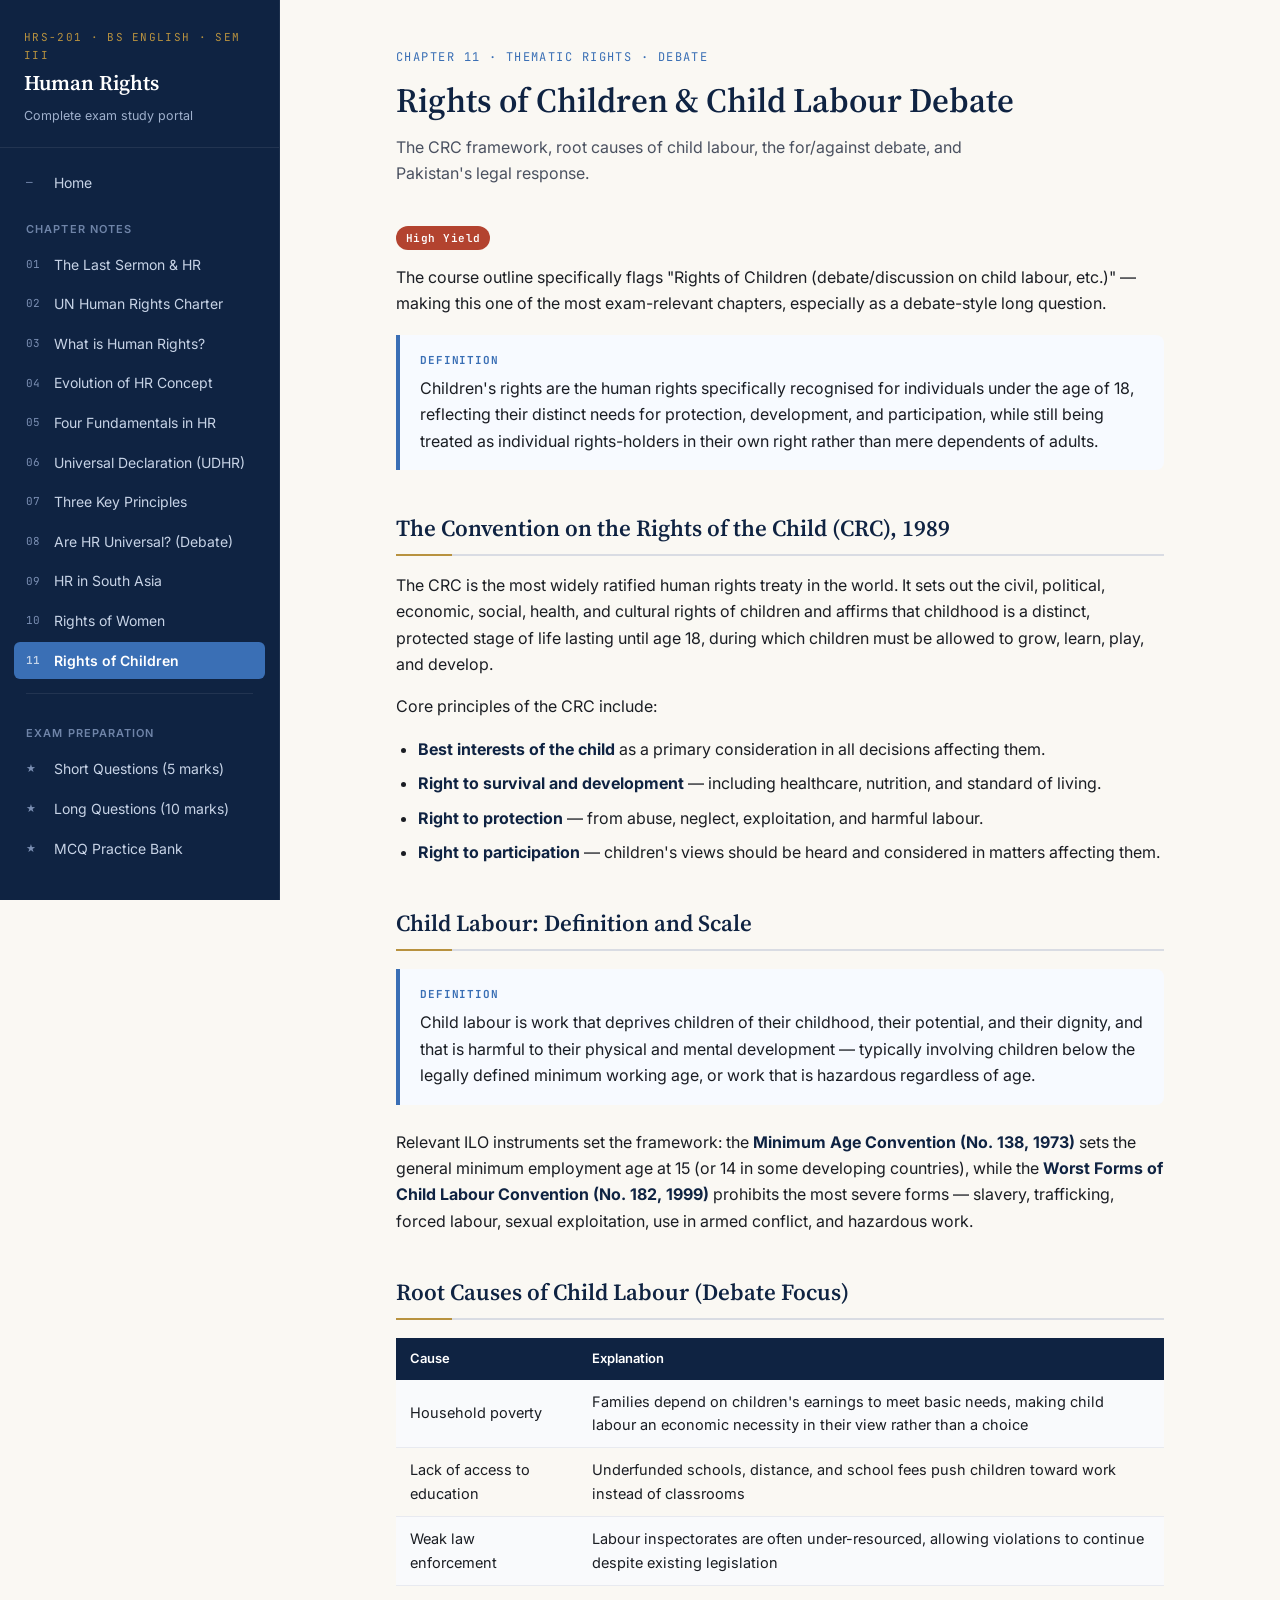
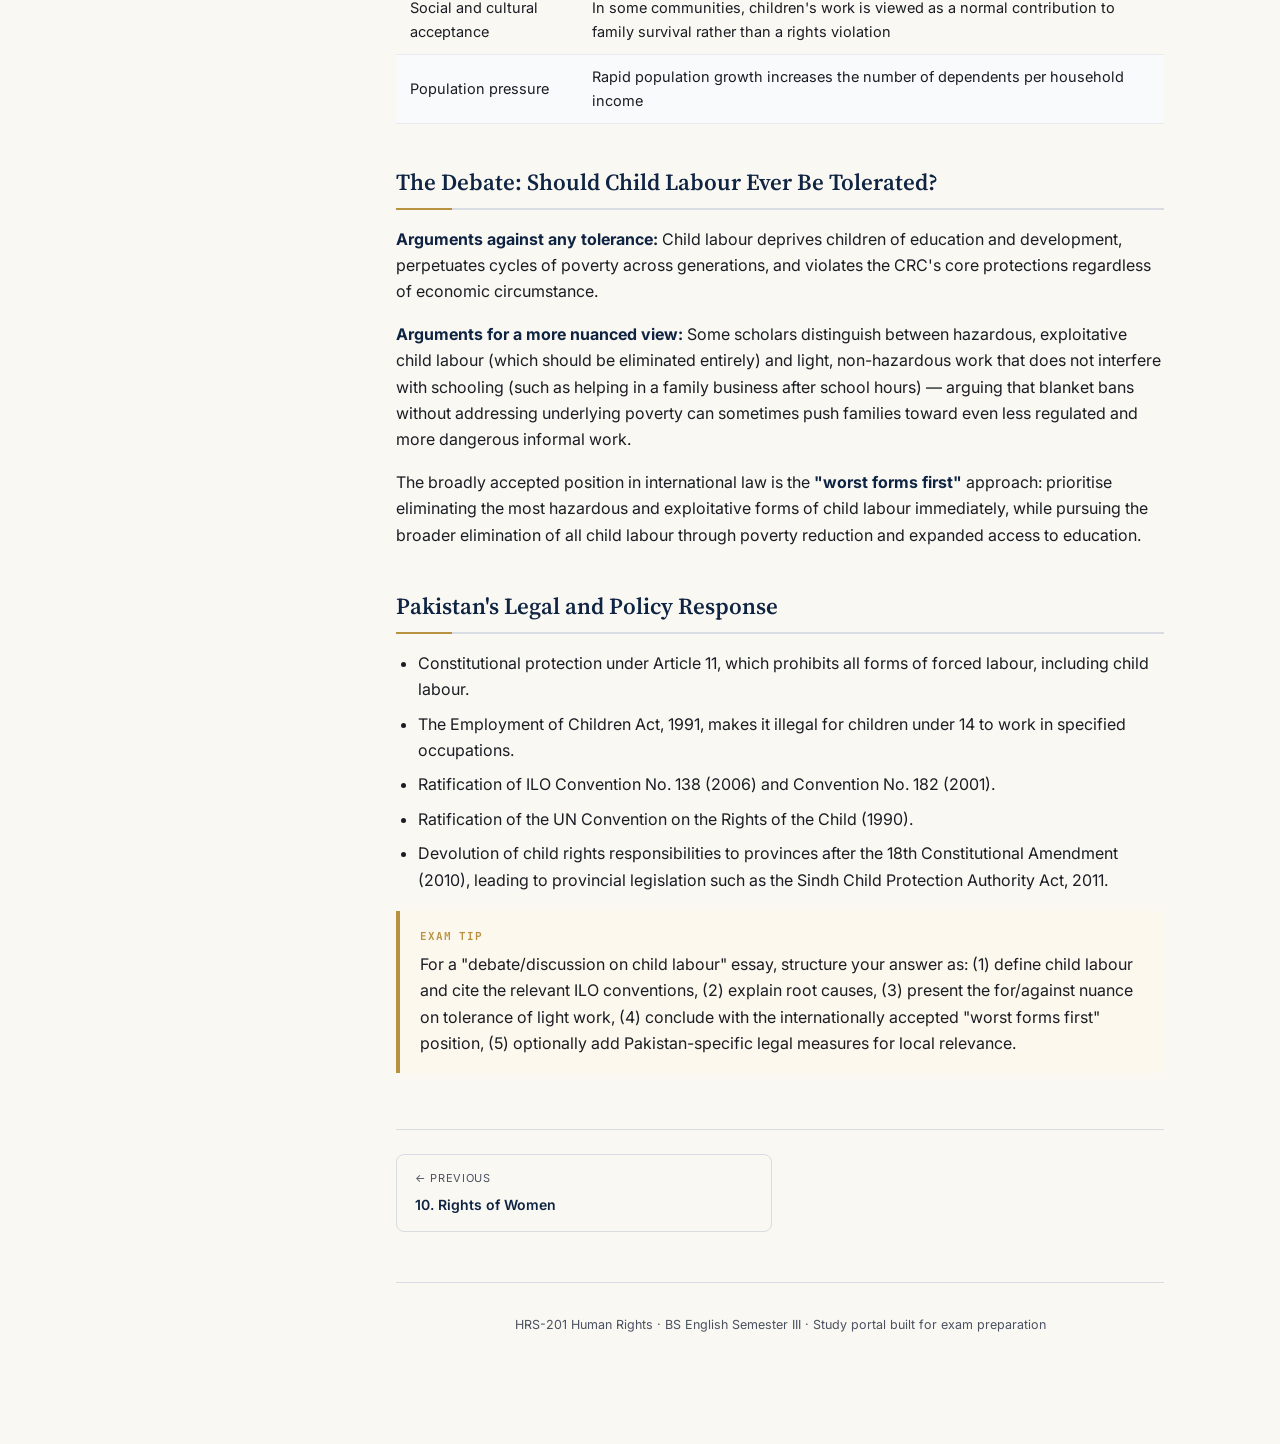
<file: 11-rights-of-children.html>
<!DOCTYPE html>
<html lang="en">
<head>
<meta charset="UTF-8">
<meta name="viewport" content="width=device-width, initial-scale=1.0">
<title>Rights of Children &amp; Child Labour Debate — HRS-201 Human Rights</title>
<link rel="preconnect" href="https://fonts.googleapis.com">
<link href="https://fonts.googleapis.com/css2?family=Source+Serif+4:wght@400;600;700&family=Inter:wght@400;500;600;700&family=JetBrains+Mono:wght@500;700&display=swap" rel="stylesheet">
<link rel="stylesheet" href="../css/style.css">
</head>
<body>

<div class="mobile-topbar">
  <span class="mt-title">HRS-201 Human Rights</span>
  <button class="menu-btn">☰ Menu</button>
</div>

<div class="app-shell">

  <aside class="sidebar">
    <div class="sidebar-brand">
      <span class="course-code">HRS-201 · BS English · Sem III</span>
      <h1>Human Rights</h1>
      <span class="sub">Complete exam study portal</span>
    </div>
    <nav class="sidebar-nav">
      <a href="../index.html" class="nav-link"><span class="num">—</span> Home</a>
      <div class="nav-group-label">Chapter Notes</div>
      <a href="01-last-sermon.html" class="nav-link"><span class="num">01</span> The Last Sermon & HR</a>
      <a href="02-un-charter.html" class="nav-link"><span class="num">02</span> UN Human Rights Charter</a>
      <a href="03-what-is-hr.html" class="nav-link"><span class="num">03</span> What is Human Rights?</a>
      <a href="04-evolution.html" class="nav-link"><span class="num">04</span> Evolution of HR Concept</a>
      <a href="05-four-fundamentals.html" class="nav-link"><span class="num">05</span> Four Fundamentals in HR</a>
      <a href="06-udhr.html" class="nav-link"><span class="num">06</span> Universal Declaration (UDHR)</a>
      <a href="07-three-principles.html" class="nav-link"><span class="num">07</span> Three Key Principles</a>
      <a href="08-universality-debate.html" class="nav-link"><span class="num">08</span> Are HR Universal? (Debate)</a>
      <a href="09-hr-south-asia.html" class="nav-link"><span class="num">09</span> HR in South Asia</a>
      <a href="10-rights-of-women.html" class="nav-link"><span class="num">10</span> Rights of Women</a>
      <a href="11-rights-of-children.html" class="nav-link active"><span class="num">11</span> Rights of Children</a>
      <div class="nav-divider"></div>
      <div class="nav-group-label">Exam Preparation</div>
      <a href="../questions/short-questions.html" class="nav-link"><span class="num">★</span> Short Questions (5 marks)</a>
      <a href="../questions/long-questions.html" class="nav-link"><span class="num">★</span> Long Questions (10 marks)</a>
      <a href="../mcqs/mcqs.html" class="nav-link"><span class="num">★</span> MCQ Practice Bank</a>
    </nav>
  </aside>

  <main class="main-content">
    <div class="content-inner">

      <span class="page-eyebrow">Chapter 11 · Thematic Rights · Debate</span>
      <h1 class="page-title">Rights of Children &amp; Child Labour Debate</h1>
      <p class="page-subtitle">The CRC framework, root causes of child labour, the for/against debate, and Pakistan's legal response.</p>

      
<span class="exam-tag high">High Yield</span>

<p>The course outline specifically flags "Rights of Children (debate/discussion on child labour, etc.)" — making this one of the most exam-relevant chapters, especially as a debate-style long question.</p>

<div class="definition-box">
  <span class="db-label">Definition</span>
  Children's rights are the human rights specifically recognised for individuals under the age of 18, reflecting their distinct needs for protection, development, and participation, while still being treated as individual rights-holders in their own right rather than mere dependents of adults.
</div>

<h2 class="section-heading">The Convention on the Rights of the Child (CRC), 1989</h2>
<p>The CRC is the most widely ratified human rights treaty in the world. It sets out the civil, political, economic, social, health, and cultural rights of children and affirms that childhood is a distinct, protected stage of life lasting until age 18, during which children must be allowed to grow, learn, play, and develop.</p>
<p>Core principles of the CRC include:</p>
<ul>
  <li><strong>Best interests of the child</strong> as a primary consideration in all decisions affecting them.</li>
  <li><strong>Right to survival and development</strong> — including healthcare, nutrition, and standard of living.</li>
  <li><strong>Right to protection</strong> — from abuse, neglect, exploitation, and harmful labour.</li>
  <li><strong>Right to participation</strong> — children's views should be heard and considered in matters affecting them.</li>
</ul>

<h2 class="section-heading">Child Labour: Definition and Scale</h2>
<div class="definition-box">
  <span class="db-label">Definition</span>
  Child labour is work that deprives children of their childhood, their potential, and their dignity, and that is harmful to their physical and mental development — typically involving children below the legally defined minimum working age, or work that is hazardous regardless of age.
</div>
<p>Relevant ILO instruments set the framework: the <strong>Minimum Age Convention (No. 138, 1973)</strong> sets the general minimum employment age at 15 (or 14 in some developing countries), while the <strong>Worst Forms of Child Labour Convention (No. 182, 1999)</strong> prohibits the most severe forms — slavery, trafficking, forced labour, sexual exploitation, use in armed conflict, and hazardous work.</p>

<h2 class="section-heading">Root Causes of Child Labour (Debate Focus)</h2>
<table class="notes-table">
  <tr><th>Cause</th><th>Explanation</th></tr>
  <tr><td>Household poverty</td><td>Families depend on children's earnings to meet basic needs, making child labour an economic necessity in their view rather than a choice</td></tr>
  <tr><td>Lack of access to education</td><td>Underfunded schools, distance, and school fees push children toward work instead of classrooms</td></tr>
  <tr><td>Weak law enforcement</td><td>Labour inspectorates are often under-resourced, allowing violations to continue despite existing legislation</td></tr>
  <tr><td>Social and cultural acceptance</td><td>In some communities, children's work is viewed as a normal contribution to family survival rather than a rights violation</td></tr>
  <tr><td>Population pressure</td><td>Rapid population growth increases the number of dependents per household income</td></tr>
</table>

<h2 class="section-heading">The Debate: Should Child Labour Ever Be Tolerated?</h2>
<p><strong>Arguments against any tolerance:</strong> Child labour deprives children of education and development, perpetuates cycles of poverty across generations, and violates the CRC's core protections regardless of economic circumstance.</p>
<p><strong>Arguments for a more nuanced view:</strong> Some scholars distinguish between hazardous, exploitative child labour (which should be eliminated entirely) and light, non-hazardous work that does not interfere with schooling (such as helping in a family business after school hours) — arguing that blanket bans without addressing underlying poverty can sometimes push families toward even less regulated and more dangerous informal work.</p>
<p>The broadly accepted position in international law is the <strong>"worst forms first"</strong> approach: prioritise eliminating the most hazardous and exploitative forms of child labour immediately, while pursuing the broader elimination of all child labour through poverty reduction and expanded access to education.</p>

<h2 class="section-heading">Pakistan's Legal and Policy Response</h2>
<ul>
  <li>Constitutional protection under Article 11, which prohibits all forms of forced labour, including child labour.</li>
  <li>The Employment of Children Act, 1991, makes it illegal for children under 14 to work in specified occupations.</li>
  <li>Ratification of ILO Convention No. 138 (2006) and Convention No. 182 (2001).</li>
  <li>Ratification of the UN Convention on the Rights of the Child (1990).</li>
  <li>Devolution of child rights responsibilities to provinces after the 18th Constitutional Amendment (2010), leading to provincial legislation such as the Sindh Child Protection Authority Act, 2011.</li>
</ul>

<div class="highlight-box">
  <span class="hb-label">Exam tip</span>
  For a "debate/discussion on child labour" essay, structure your answer as: (1) define child labour and cite the relevant ILO conventions, (2) explain root causes, (3) present the for/against nuance on tolerance of light work, (4) conclude with the internationally accepted "worst forms first" position, (5) optionally add Pakistan-specific legal measures for local relevance.
</div>


      <div class="note-nav-footer">
        <a href="10-rights-of-women.html" class="nf-link prev">
        <span class="nf-label">← Previous</span>
        <span class="nf-title">10. Rights of Women</span>
      </a>
        <div class="nf-link" style="visibility:hidden;"></div>
      </div>

      <div class="site-footer">HRS-201 Human Rights · BS English Semester III · Study portal built for exam preparation</div>
    </div>
  </main>
</div>

<script src="../js/main.js"></script>
</body>
</html>
</file>
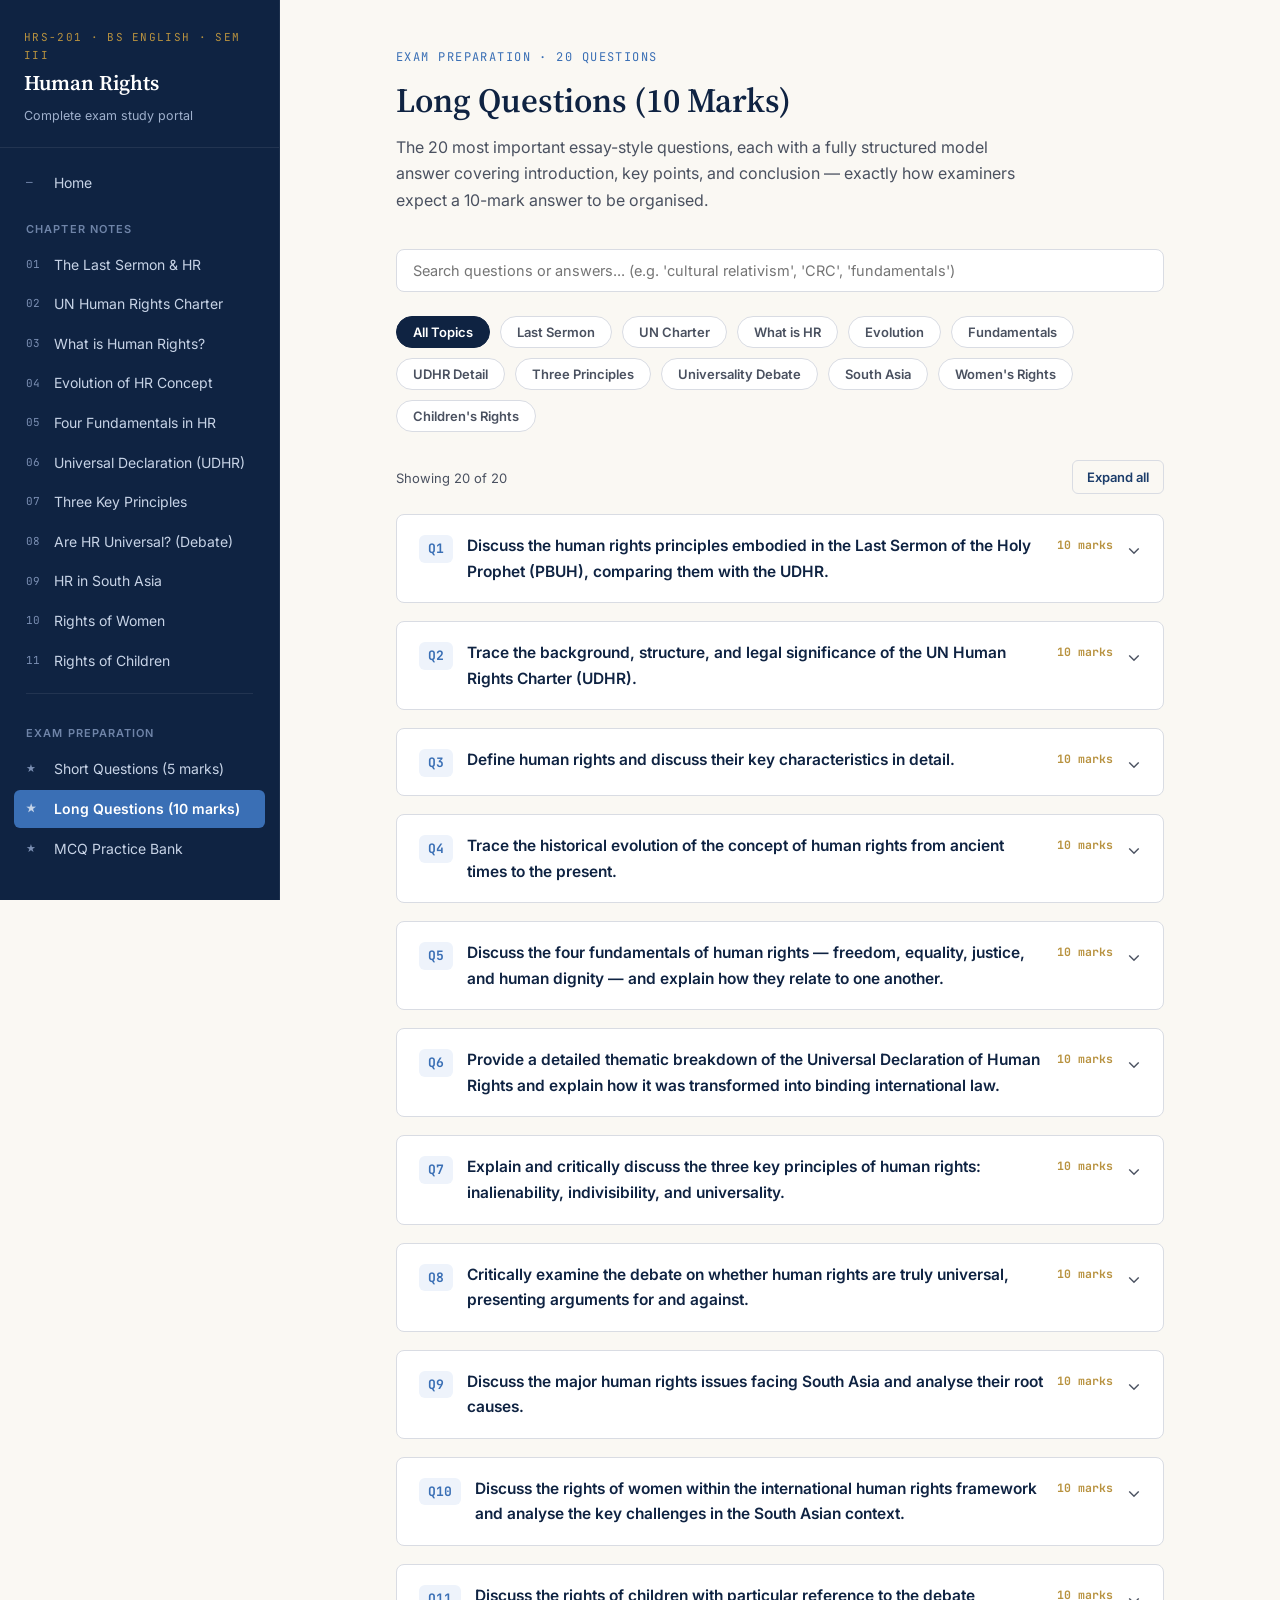
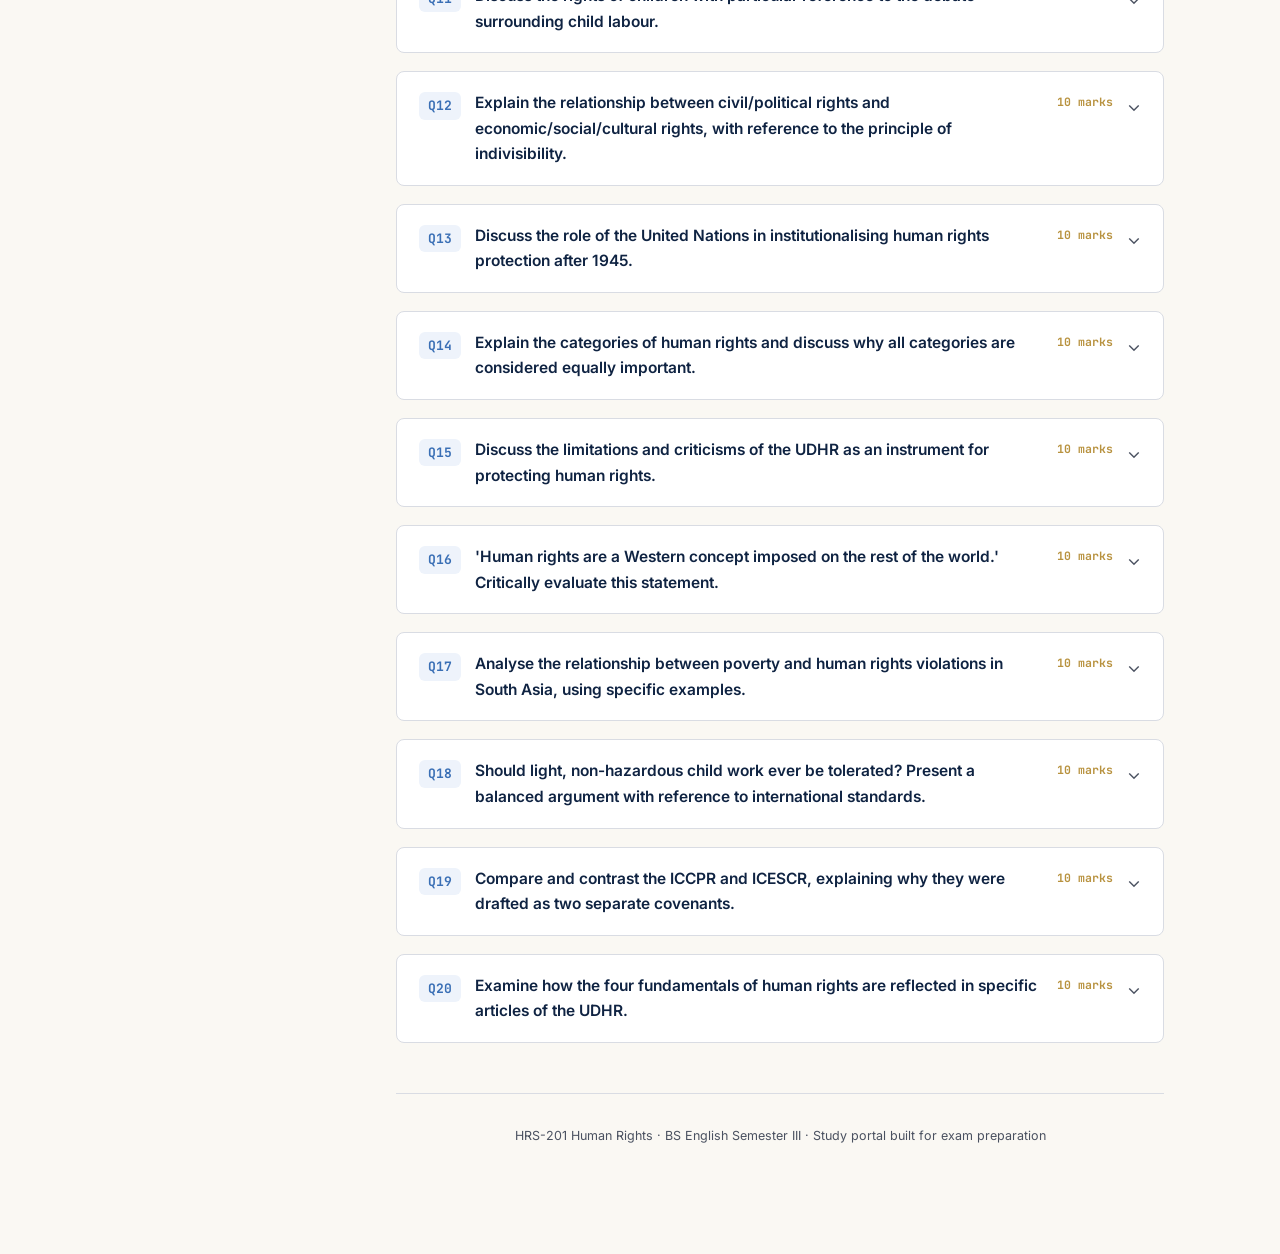
<file: long-questions.html>
<!DOCTYPE html>
<html lang="en">
<head>
<meta charset="UTF-8">
<meta name="viewport" content="width=device-width, initial-scale=1.0">
<title>Long Questions (10 Marks) — HRS-201 Human Rights</title>
<link rel="preconnect" href="https://fonts.googleapis.com">
<link href="https://fonts.googleapis.com/css2?family=Source+Serif+4:wght@400;600;700&family=Inter:wght@400;500;600;700&family=JetBrains+Mono:wght@500;700&display=swap" rel="stylesheet">
<link rel="stylesheet" href="../css/style.css">
</head>
<body>

<div class="mobile-topbar">
  <span class="mt-title">HRS-201 Human Rights</span>
  <button class="menu-btn">☰ Menu</button>
</div>

<div class="app-shell">

  <aside class="sidebar">
    <div class="sidebar-brand">
      <span class="course-code">HRS-201 · BS English · Sem III</span>
      <h1>Human Rights</h1>
      <span class="sub">Complete exam study portal</span>
    </div>
    <nav class="sidebar-nav">
      <a href="../index.html" class="nav-link"><span class="num">—</span> Home</a>
      <div class="nav-group-label">Chapter Notes</div>
      <a href="../notes/01-last-sermon.html" class="nav-link"><span class="num">01</span> The Last Sermon & HR</a>
      <a href="../notes/02-un-charter.html" class="nav-link"><span class="num">02</span> UN Human Rights Charter</a>
      <a href="../notes/03-what-is-hr.html" class="nav-link"><span class="num">03</span> What is Human Rights?</a>
      <a href="../notes/04-evolution.html" class="nav-link"><span class="num">04</span> Evolution of HR Concept</a>
      <a href="../notes/05-four-fundamentals.html" class="nav-link"><span class="num">05</span> Four Fundamentals in HR</a>
      <a href="../notes/06-udhr.html" class="nav-link"><span class="num">06</span> Universal Declaration (UDHR)</a>
      <a href="../notes/07-three-principles.html" class="nav-link"><span class="num">07</span> Three Key Principles</a>
      <a href="../notes/08-universality-debate.html" class="nav-link"><span class="num">08</span> Are HR Universal? (Debate)</a>
      <a href="../notes/09-hr-south-asia.html" class="nav-link"><span class="num">09</span> HR in South Asia</a>
      <a href="../notes/10-rights-of-women.html" class="nav-link"><span class="num">10</span> Rights of Women</a>
      <a href="../notes/11-rights-of-children.html" class="nav-link"><span class="num">11</span> Rights of Children</a>
      <div class="nav-divider"></div>
      <div class="nav-group-label">Exam Preparation</div>
      <a href="short-questions.html" class="nav-link"><span class="num">★</span> Short Questions (5 marks)</a>
      <a href="long-questions.html" class="nav-link active"><span class="num">★</span> Long Questions (10 marks)</a>
      <a href="../mcqs/mcqs.html" class="nav-link"><span class="num">★</span> MCQ Practice Bank</a>
    </nav>
  </aside>

  <main class="main-content">
    <div class="content-inner">

      <span class="page-eyebrow">Exam Preparation · 20 Questions</span>
      <h1 class="page-title">Long Questions (10 Marks)</h1>
      <p class="page-subtitle">The 20 most important essay-style questions, each with a fully structured model answer covering introduction, key points, and conclusion — exactly how examiners expect a 10-mark answer to be organised.</p>

      <input type="text" class="search-box" placeholder="Search questions or answers... (e.g. 'cultural relativism', 'CRC', 'fundamentals')">

      <div class="filter-bar">
        <button class="filter-btn active" data-filter="all">All Topics</button>
        <button class="filter-btn" data-filter="sermon">Last Sermon</button>
        <button class="filter-btn" data-filter="uncharter">UN Charter</button>
        <button class="filter-btn" data-filter="whatishr">What is HR</button>
        <button class="filter-btn" data-filter="evolution">Evolution</button>
        <button class="filter-btn" data-filter="fundamentals">Fundamentals</button>
        <button class="filter-btn" data-filter="udhr">UDHR Detail</button>
        <button class="filter-btn" data-filter="principles">Three Principles</button>
        <button class="filter-btn" data-filter="debate">Universality Debate</button>
        <button class="filter-btn" data-filter="southasia">South Asia</button>
        <button class="filter-btn" data-filter="women">Women's Rights</button>
        <button class="filter-btn" data-filter="children">Children's Rights</button>
      </div>

      <div style="display:flex; justify-content:space-between; align-items:center;">
        <span class="results-count">Showing 20 of 20</span>
        <button class="expand-all-btn">Expand all</button>
      </div>

      
      <div class="qa-block" data-topic="sermon">
        <div class="qa-header">
          <span class="qa-num">Q1</span>
          <span class="qa-q">Discuss the human rights principles embodied in the Last Sermon of the Holy Prophet (PBUH), comparing them with the UDHR.</span>
          <span class="qa-marks">10 marks</span>
          <span class="qa-toggle">⌄</span>
        </div>
        <div class="qa-answer"><p><strong>Introduction:</strong> The Farewell Sermon (Khutbatul Wada), delivered in 632 CE at Mount Arafat, is widely regarded as one of history's earliest comprehensive human rights charters — predating the UDHR by over 1,300 years.</p>
 <p><strong>Key themes in the sermon:</strong></p>
 <ul>
 <li><strong>Sanctity of life and property:</strong> The Prophet (PBUH) declared the life, property, and honour of every person sacred — paralleling UDHR Article 3 (right to life, liberty, and security).</li>
 <li><strong>Equality of humankind:</strong> All people descend from one father and mother; no Arab has superiority over a non-Arab except through piety — directly anticipating UDHR Articles 1 and 2 on equality and non-discrimination.</li>
 <li><strong>Rights of women:</strong> The sermon emphasised mutual rights and kind treatment between spouses, paralleling UDHR Article 16 on equal rights in marriage.</li>
 <li><strong>Prohibition of usury:</strong> All interest-based dealings were abolished, reflecting an early economic-justice principle connected to UDHR Article 25's right to an adequate standard of living.</li>
 <li><strong>Collective responsibility:</strong> The instruction to "convey this message to those absent" established a continuing duty across generations, similar to how international instruments bind future signatories.</li>
 </ul>
 <p><strong>Comparative significance:</strong> While the UDHR was drafted as a secular, universal document avoiding reference to any one culture or religion, the Farewell Sermon demonstrates that the underlying values of equality, dignity, and justice were already present in religious tradition centuries earlier.</p>
 <p><strong>Conclusion:</strong> The sermon shows that the impulse to protect human dignity is not a purely Western or modern invention. This supports the course's broader goal of promoting religious tolerance and cross-cultural understanding alongside human rights education.</p></div>
      </div>
      <div class="qa-block" data-topic="uncharter">
        <div class="qa-header">
          <span class="qa-num">Q2</span>
          <span class="qa-q">Trace the background, structure, and legal significance of the UN Human Rights Charter (UDHR).</span>
          <span class="qa-marks">10 marks</span>
          <span class="qa-toggle">⌄</span>
        </div>
        <div class="qa-answer"><p><strong>Introduction:</strong> The Universal Declaration of Human Rights (UDHR) was adopted by the UN General Assembly on 10 December 1948 in Paris through Resolution 217A (III), directly in response to the atrocities of World War II and the Holocaust.</p>
 <p><strong>Background and drafting:</strong> The UN Commission on Human Rights, chaired by Eleanor Roosevelt, drafted the document deliberately avoiding reference to any single culture, religion, or political system, in order to make its language genuinely universal and acceptable across the international community.</p>
 <p><strong>Structure:</strong> The UDHR contains a Preamble and 30 Articles, organised into: foundational principles (Arts. 1–2), civil/political rights (Arts. 3–21), economic/social/cultural rights (Arts. 22–27), and implementation/limitation clauses (Arts. 28–30).</p>
 <p><strong>Legal status:</strong> The UDHR itself is a declaration, not a binding treaty — adopted as "a common standard of achievement for all peoples and all nations." However, its principles have become part of customary international law, and it directly inspired two binding covenants in 1966: the ICCPR (civil/political rights) and the ICESCR (economic/social/cultural rights). Together with the UDHR, these form the International Bill of Human Rights.</p>
 <p><strong>Significance:</strong> The UDHR was the first time the international community agreed in one text on a comprehensive set of universal rights, becoming the most translated document in the world and the foundation for nearly all subsequent international human rights law.</p>
 <p><strong>Conclusion:</strong> Despite being non-binding in form, the UDHR's moral and legal influence has been transformative, shaping both international treaties and domestic constitutions worldwide.</p></div>
      </div>
      <div class="qa-block" data-topic="whatishr">
        <div class="qa-header">
          <span class="qa-num">Q3</span>
          <span class="qa-q">Define human rights and discuss their key characteristics in detail.</span>
          <span class="qa-marks">10 marks</span>
          <span class="qa-toggle">⌄</span>
        </div>
        <div class="qa-answer"><p><strong>Definition:</strong> Human rights are the basic rights and freedoms that belong to every person in the world, from birth until death, simply by virtue of being human — regardless of nationality, sex, ethnicity, religion, language, or any other status.</p>
 <p><strong>Core idea:</strong> Human rights rest on the concept of inherent human dignity. They are not granted by governments or institutions; rather, the role of the state is to recognise, protect, and fulfil rights that already belong to the individual.</p>
 <p><strong>Key characteristics:</strong></p>
 <ul>
 <li><strong>Inherent:</strong> Belong to a person simply because they are human, not due to any government grant.</li>
 <li><strong>Universal:</strong> Apply equally to everyone, everywhere, regardless of status or location.</li>
 <li><strong>Inalienable:</strong> Cannot be taken away, sold, or surrendered, even voluntarily.</li>
 <li><strong>Indivisible and interdependent:</strong> Civil, political, economic, social, and cultural rights are all equally important; none takes priority.</li>
 <li><strong>Equal:</strong> Apply equally to all without discrimination.</li>
 <li><strong>Non-negotiable:</strong> Governments may regulate the exercise of rights but cannot legitimately eliminate them.</li>
 </ul>
 <p><strong>Categories:</strong> Civil rights (life, fair trial), political rights (voting, expression), economic rights (work, property), social rights (education, health), and cultural rights (cultural participation, language).</p>
 <p><strong>Distinction from other rights:</strong> Human rights differ from legal rights (granted and revocable by domestic law), moral rights (based on ethics, not necessarily enforceable), and fundamental rights (the domestic constitutional expression of human rights, e.g. Pakistan's Articles 8–28).</p>
 <p><strong>Conclusion:</strong> Human rights provide a universal floor of protection rooted in human dignity, distinguishing them from any single country's legal framework.</p></div>
      </div>
      <div class="qa-block" data-topic="evolution">
        <div class="qa-header">
          <span class="qa-num">Q4</span>
          <span class="qa-q">Trace the historical evolution of the concept of human rights from ancient times to the present.</span>
          <span class="qa-marks">10 marks</span>
          <span class="qa-toggle">⌄</span>
        </div>
        <div class="qa-answer"><p><strong>Introduction:</strong> The idea of human rights developed gradually over centuries, shaped by religious teachings, philosophical movements, revolutions, and the trauma of global conflict.</p>
 <p><strong>Ancient and religious foundations:</strong> Early codes such as the Code of Hammurabi and Cyrus the Great's declaration laid groundwork for rules of justice. The Farewell Sermon (632 CE) articulated equality, sanctity of life, and women's rights centuries before formal international law existed.</p>
 <p><strong>Constitutional milestones:</strong> The Magna Carta (1215) limited the power of the English king; the English Bill of Rights (1689) strengthened parliamentary rights; the American Declaration of Independence (1776) declared unalienable rights to life, liberty, and the pursuit of happiness; the French Declaration of the Rights of Man (1789) articulated liberty, equality, and fraternity.</p>
 <p><strong>Early international law:</strong> The first Geneva Convention (1864) began international humanitarian law; the ILO (1919) focused on workers' rights.</p>
 <p><strong>The turning point — World War II:</strong> The Holocaust proved that domestic law alone could not protect human dignity, since the state itself could become the principal violator. This realisation pushed the world toward an international framework.</p>
 <p><strong>Post-war codification:</strong> The UN was founded in 1945; the UDHR was adopted in 1948; the ICCPR and ICESCR followed in 1966; CEDAW in 1979; the CRC in 1989; and the Vienna Declaration reaffirmed universality, indivisibility, and interdependence in 1993.</p>
 <p><strong>Three generations framework:</strong> First generation (civil/political, Enlightenment era), second generation (economic/social/cultural, industrial era), and third generation (collective/solidarity rights, post-1945).</p>
 <p><strong>Conclusion:</strong> Human rights evolved through accumulated historical experience rather than a single moment of invention, with WWII serving as the decisive catalyst for international, rather than purely national, protection.</p></div>
      </div>
      <div class="qa-block" data-topic="fundamentals">
        <div class="qa-header">
          <span class="qa-num">Q5</span>
          <span class="qa-q">Discuss the four fundamentals of human rights — freedom, equality, justice, and human dignity — and explain how they relate to one another.</span>
          <span class="qa-marks">10 marks</span>
          <span class="qa-toggle">⌄</span>
        </div>
        <div class="qa-answer"><p><strong>Introduction:</strong> The course identifies four fundamental concepts underpinning human rights: freedom, equality, justice, and human dignity. These function together as interconnected pillars rather than isolated ideas.</p>
 <p><strong>Human dignity (the root concept):</strong> The inherent worth of every person simply because they are human. Mentioned in the UDHR Preamble's very first line, dignity is the foundational value from which all other rights are derived.</p>
 <p><strong>Freedom:</strong> The ability to think, speak, believe, move, and act according to one's own will, within limits necessary to respect others' equal freedom. It underlies civil and political rights such as freedom of expression (Art. 19) and freedom of religion (Art. 18).</p>
 <p><strong>Equality:</strong> The principle that all human beings are entitled to the same rights and protections, regardless of race, gender, religion, or social status, captured in UDHR Articles 1 and 2.</p>
 <p><strong>Justice:</strong> Fairness in how laws and institutions treat individuals, including fair trial and equal access to remedy. Justice operationalises the other fundamentals — it is the enforcement mechanism that protects freedom and equality when violated (Arts. 7–11).</p>
 <p><strong>How they connect:</strong> Dignity is the foundation; freedom is the ability to act on that dignity; equality ensures the same dignity is recognised in everyone; justice is the system that protects and restores dignity, freedom, and equality when they are threatened.</p>
 <p><strong>Conclusion:</strong> Understanding these fundamentals as a connected hierarchy — rather than four separate ideas — provides the philosophical backbone for the entire human rights framework and for analysing any specific right covered in this course.</p></div>
      </div>
      <div class="qa-block" data-topic="udhr">
        <div class="qa-header">
          <span class="qa-num">Q6</span>
          <span class="qa-q">Provide a detailed thematic breakdown of the Universal Declaration of Human Rights and explain how it was transformed into binding international law.</span>
          <span class="qa-marks">10 marks</span>
          <span class="qa-toggle">⌄</span>
        </div>
        <div class="qa-answer"><p><strong>Introduction:</strong> The UDHR, adopted in 1948, contains 30 articles that can be organised into five thematic blocks for analytical clarity.</p>
 <p><strong>1. Foundational articles (1–2):</strong> Establish that all humans are born free and equal in dignity and rights, entitled to these rights without distinction of any kind.</p>
 <p><strong>2. Right to life and personal security (3–11):</strong> Covers right to life and liberty, freedom from slavery and torture, legal recognition, equality before the law, right to remedy, freedom from arbitrary arrest, fair trial, and presumption of innocence.</p>
 <p><strong>3. Personal and civil liberties (12–17):</strong> Right to privacy, freedom of movement, right to seek asylum, right to nationality, right to marry and found a family, and right to own property.</p>
 <p><strong>4. Political and public freedoms (18–21):</strong> Freedom of thought/conscience/religion, freedom of opinion and expression, freedom of assembly and association, and the right to participate in government.</p>
 <p><strong>5. Economic, social, and cultural rights (22–27):</strong> Right to social security, work and fair wages, rest and leisure, adequate standard of living, education, and participation in cultural life.</p>
 <p><strong>Implementation and limits (28–30):</strong> The right to a social order enabling these rights, duties to community and limits protecting others' rights, and a prohibition on interpreting the Declaration to destroy these rights.</p>
 <p><strong>From declaration to binding law:</strong> Because the UDHR is non-binding, the international community created two covenants in 1966 to give it legal force — the ICCPR (covering Articles 3–21 type rights) and the ICESCR (covering Articles 22–27 type rights). Together with the UDHR, these form the International Bill of Human Rights.</p>
 <p><strong>Conclusion:</strong> The UDHR's true legal power lies not in the declaration itself, but in the binding treaty architecture it inspired, which continues to shape international human rights law today.</p></div>
      </div>
      <div class="qa-block" data-topic="principles">
        <div class="qa-header">
          <span class="qa-num">Q7</span>
          <span class="qa-q">Explain and critically discuss the three key principles of human rights: inalienability, indivisibility, and universality.</span>
          <span class="qa-marks">10 marks</span>
          <span class="qa-toggle">⌄</span>
        </div>
        <div class="qa-answer"><p><strong>Introduction:</strong> Inalienability, indivisibility, and universality describe how human rights are supposed to operate, and form one of the most frequently examined topics in human rights studies.</p>
 <p><strong>Inalienability:</strong> Human rights are unconditional — they do not have to be bought, inherited, or earned, and cannot be taken away, renounced, or transferred, regardless of a person's conduct. Even when a person breaks the law, certain basic protections (e.g. freedom from torture, due process) still apply.</p>
 <p><strong>Indivisibility and interdependence:</strong> All human rights — civil, political, economic, social, and cultural — carry equal status; none is superior. The enjoyment of one right is often connected to others — for example, the right to education supports the right to health. This principle was historically contested during the Cold War, when Western states emphasised civil/political rights while the Soviet bloc emphasised economic/social rights; the 1993 Vienna Declaration formally reaffirmed their equal indivisible status.</p>
 <p><strong>Universality:</strong> Human rights apply to every person, everywhere, simply because they are human — captured in UDHR Article 1. This is the most contested principle, challenged by cultural relativists who argue rights frameworks reflect specifically Western values.</p>
 <p><strong>Critical discussion:</strong> While these principles are foundational, their application raises tension in practice — for instance, states sometimes prioritise certain rights due to limited resources without rejecting others outright, which some scholars distinguish from genuinely violating indivisibility.</p>
 <p><strong>Conclusion:</strong> These three principles together form the operating logic of the modern human rights system: rights cannot be removed, no right outranks another, and all people qualify equally — though the universality principle in particular remains an active site of debate.</p></div>
      </div>
      <div class="qa-block" data-topic="debate">
        <div class="qa-header">
          <span class="qa-num">Q8</span>
          <span class="qa-q">Critically examine the debate on whether human rights are truly universal, presenting arguments for and against.</span>
          <span class="qa-marks">10 marks</span>
          <span class="qa-toggle">⌄</span>
        </div>
        <div class="qa-answer"><p><strong>Introduction:</strong> Whether human rights are genuinely universal — applicable to all cultures, at all times — or a culturally specific product of Western philosophy is one of the most significant ongoing debates in human rights discourse.</p>
 <p><strong>Arguments supporting universality:</strong></p>
 <ul>
 <li>Shared human nature — protection from torture and arbitrary killing reflects basic needs transcending culture.</li>
 <li>Cross-cultural roots — similar values appear independently across traditions, e.g. the Farewell Sermon's equality principle and the Magna Carta's rule of law.</li>
 <li>Global consensus — the UDHR was adopted with no dissenting votes, and nearly all countries have ratified at least one core human rights treaty.</li>
 <li>"Moral floor" argument — universality sets only a minimum floor of protection, not a ceiling erasing cultural diversity.</li>
 </ul>
 <p><strong>Arguments for cultural relativism:</strong></p>
 <ul>
 <li>Western origin critique — the UDHR's individualist framing may not match cultures prioritising community or religious obligation.</li>
 <li>The Bangkok Declaration (1993) — Asian states affirmed indivisibility while stressing sovereignty and developmental rights, signalling discomfort with how universality is applied.</li>
 <li>Selective enforcement concern — powerful states sometimes invoke "universal" rights selectively against weaker states while overlooking similar violations by allies.</li>
 <li>Tension with specific cultural/religious practices in some societies regarding marriage, family, or inheritance norms.</li>
 </ul>
 <p><strong>Middle ground:</strong> Distinguishing indivisibility (no formal hierarchy) from practical sequencing of implementation allows states to prioritise certain rights due to resource constraints without rejecting universality outright.</p>
 <p><strong>Conclusion:</strong> This course adopts a reconciliatory position — human rights principles such as equality and dignity are not foreign impositions but find expression within local religious and cultural traditions too, meaning universality and cultural specificity need not be in fundamental conflict.</p></div>
      </div>
      <div class="qa-block" data-topic="southasia">
        <div class="qa-header">
          <span class="qa-num">Q9</span>
          <span class="qa-q">Discuss the major human rights issues facing South Asia and analyse their root causes.</span>
          <span class="qa-marks">10 marks</span>
          <span class="qa-toggle">⌄</span>
        </div>
        <div class="qa-answer"><p><strong>Introduction:</strong> South Asia, home to over a fifth of the world's population, faces distinctive human rights challenges shaped by poverty, weak enforcement capacity, political instability, and social inequality.</p>
 <p><strong>Major issues:</strong></p>
 <ul>
 <li><strong>Poverty and economic rights:</strong> Widespread poverty undermines practical enjoyment of economic/social rights even where constitutionally guaranteed.</li>
 <li><strong>Gender-based discrimination:</strong> Unequal access to education, employment, and inheritance, alongside domestic violence and early marriage.</li>
 <li><strong>Child labour:</strong> Persists in agriculture, brick kilns, and domestic work despite ratified international conventions.</li>
 <li><strong>Minority and religious rights:</strong> Barriers to equal access to education and public employment for some minority communities.</li>
 <li><strong>Access to education:</strong> High numbers of out-of-school children, driven by poverty, infrastructure gaps, and gendered social norms.</li>
 <li><strong>Weak rule of law:</strong> Under-resourced labour inspectorates and slow judicial processes undermine enforcement of existing legislation.</li>
 <li><strong>Trafficking and forced labour:</strong> Cross-border trafficking remains documented, particularly affecting children and stateless populations.</li>
 </ul>
 <p><strong>Root causes:</strong> Poverty and population pressure force families into harmful coping strategies; weak institutional capacity means laws exist on paper without enforcement; social and cultural norms perpetuate discrimination despite legal protections; and devolved governance structures have led to uneven implementation across provinces/regions.</p>
 <p><strong>Conclusion:</strong> South Asia's human rights challenges are interconnected — addressing poverty and strengthening institutional enforcement capacity are prerequisites for meaningfully improving outcomes across nearly every specific issue area.</p></div>
      </div>
      <div class="qa-block" data-topic="women">
        <div class="qa-header">
          <span class="qa-num">Q10</span>
          <span class="qa-q">Discuss the rights of women within the international human rights framework and analyse the key challenges in the South Asian context.</span>
          <span class="qa-marks">10 marks</span>
          <span class="qa-toggle">⌄</span>
        </div>
        <div class="qa-answer"><p><strong>Introduction:</strong> Women's rights — equal treatment in law, freedom from gender-based discrimination and violence, and equal access to education, employment, and political participation — form a core pillar of international human rights law.</p>
 <p><strong>International legal framework:</strong></p>
 <ul>
 <li>UDHR Article 2 prohibits discrimination on the basis of sex; Article 16 guarantees equal rights in marriage.</li>
 <li>CEDAW (1979) is the most comprehensive treaty dedicated to women's rights, often called an international "bill of rights for women."</li>
 <li>The Beijing Declaration and Platform for Action (1995) provides a global framework across 12 critical areas of concern.</li>
 </ul>
 <p><strong>Key challenges in South Asia:</strong></p>
 <ul>
 <li>Education — persistent gender gaps in literacy and enrolment linked to poverty and social norms.</li>
 <li>Marriage and family law — early/child marriage, unequal inheritance, limited control over divorce or custody.</li>
 <li>Political participation — underrepresentation in senior decision-making roles despite quota systems.</li>
 <li>Violence against women — domestic violence and honour-based violence remain underreported and inconsistently prosecuted.</li>
 <li>Economic participation — comparatively low labour force participation due to unpaid domestic responsibilities and mobility restrictions.</li>
 </ul>
 <p><strong>Religious and constitutional dimension:</strong> The Farewell Sermon explicitly instructed kind treatment of women and recognised mutual spousal rights, supporting the view that women's rights are consistent with local religious tradition. Pakistan's Constitution further protects women under Articles 25–27, though enforcement gaps persist.</p>
 <p><strong>Conclusion:</strong> A complete answer on women's rights must combine the international legal framework, specific regional challenges, and the religious/constitutional dimension — demonstrating the cross-cultural understanding this course emphasises.</p></div>
      </div>
      <div class="qa-block" data-topic="children">
        <div class="qa-header">
          <span class="qa-num">Q11</span>
          <span class="qa-q">Discuss the rights of children with particular reference to the debate surrounding child labour.</span>
          <span class="qa-marks">10 marks</span>
          <span class="qa-toggle">⌄</span>
        </div>
        <div class="qa-answer"><p><strong>Introduction:</strong> Children's rights recognise individuals under 18 as distinct rights-holders requiring protection, development, and participation. The Convention on the Rights of the Child (CRC, 1989) is the most widely ratified human rights treaty in the world.</p>
 <p><strong>Core CRC principles:</strong> Best interests of the child as a primary consideration; right to survival and development; right to protection from abuse, neglect, and exploitation; and right to participation in matters affecting them.</p>
 <p><strong>Child labour — definition and framework:</strong> Child labour is work that deprives children of childhood, potential, and dignity, and harms their development. The ILO's Minimum Age Convention (No. 138, 1973) sets the general minimum working age at 15 (or 14 in some developing countries), while the Worst Forms of Child Labour Convention (No. 182, 1999) prohibits slavery, trafficking, and hazardous work.</p>
 <p><strong>Root causes:</strong> Household poverty, lack of access to education, weak law enforcement, social/cultural acceptance of children's work, and population pressure.</p>
 <p><strong>The debate:</strong> Critics argue child labour deprives children of education and perpetuates poverty cycles, violating CRC protections regardless of circumstance. A more nuanced view distinguishes hazardous, exploitative labour (which must be eliminated entirely) from light, non-hazardous work that doesn't interfere with schooling — arguing that blanket bans without addressing underlying poverty can push families toward even more dangerous informal work.</p>
 <p><strong>The internationally accepted position:</strong> The "worst forms first" approach — prioritising elimination of the most hazardous forms immediately, while pursuing broader elimination through poverty reduction and expanded education access.</p>
 <p><strong>Pakistan's response:</strong> Constitutional Article 11 prohibits forced labour including child labour; the Employment of Children Act 1991 sets a minimum working age of 14; Pakistan has ratified ILO Conventions 138 and 182, and the CRC; and the 18th Amendment devolved child rights responsibility to provinces.</p>
 <p><strong>Conclusion:</strong> The child labour debate exemplifies the broader tension in human rights between universal ideals and the practical realities of poverty, requiring layered, root-cause-focused solutions rather than enforcement alone.</p></div>
      </div>
      <div class="qa-block" data-topic="principles">
        <div class="qa-header">
          <span class="qa-num">Q12</span>
          <span class="qa-q">Explain the relationship between civil/political rights and economic/social/cultural rights, with reference to the principle of indivisibility.</span>
          <span class="qa-marks">10 marks</span>
          <span class="qa-toggle">⌄</span>
        </div>
        <div class="qa-answer"><p><strong>Introduction:</strong> The principle of indivisibility holds that civil and political rights, on the one hand, and economic, social, and cultural rights, on the other, must be treated as equally important, with neither category taking priority.</p>
 <p><strong>Civil and political rights:</strong> Include the right to life, fair trial, freedom of expression, and political participation — often described as "first generation" rights emphasising liberty and protection from state overreach.</p>
 <p><strong>Economic, social, and cultural rights:</strong> Include the right to work, education, health, and an adequate standard of living — often described as "second generation" rights emphasising equality and material wellbeing.</p>
 <p><strong>Historical tension:</strong> During the Cold War, Western states emphasised civil/political rights while the Soviet bloc emphasised economic/social rights, leading to a perceived hierarchy between the two categories — reflected in the separate drafting of the ICCPR and ICESCR in 1966 rather than a single binding covenant.</p>
 <p><strong>Resolution through indivisibility:</strong> The 1993 Vienna Declaration formally reaffirmed that all human rights are universal, indivisible, interdependent, and interrelated — rejecting any hierarchy. The enjoyment of one set of rights is often dependent on the other: for example, the right to education (social) supports the right to political participation (civil), while freedom of expression (political) can be used to advocate for better healthcare access (social).</p>
 <p><strong>Practical implications:</strong> States must pursue both categories simultaneously rather than treating economic development as a justification for delaying civil/political freedoms, or vice versa.</p>
 <p><strong>Conclusion:</strong> Indivisibility insists that a government cannot claim to be a genuine protector of human rights by excelling in one category while neglecting the other — both are essential and mutually reinforcing components of human dignity.</p></div>
      </div>
      <div class="qa-block" data-topic="evolution">
        <div class="qa-header">
          <span class="qa-num">Q13</span>
          <span class="qa-q">Discuss the role of the United Nations in institutionalising human rights protection after 1945.</span>
          <span class="qa-marks">10 marks</span>
          <span class="qa-toggle">⌄</span>
        </div>
        <div class="qa-answer"><p><strong>Introduction:</strong> The United Nations, founded in 1945 in the aftermath of World War II, became the central international institution responsible for codifying and promoting human rights globally.</p>
 <p><strong>UN Charter commitment:</strong> The UN Charter itself commits member states to promoting "respect for human rights and fundamental freedoms," establishing human rights as a core institutional purpose from the organisation's founding.</p>
 <p><strong>The UDHR (1948):</strong> The UN Commission on Human Rights, chaired by Eleanor Roosevelt, drafted the Universal Declaration of Human Rights, adopted by the General Assembly with no dissenting votes — the foundational text of the modern human rights system.</p>
 <p><strong>Binding covenants (1966):</strong> The UN adopted the ICCPR and ICESCR, transforming the UDHR's aspirational language into binding treaty obligations for ratifying states, together forming the International Bill of Human Rights.</p>
 <p><strong>Specialised conventions:</strong> The UN subsequently adopted CEDAW (1979) for women's rights and the CRC (1989) for children's rights, demonstrating an expanding, increasingly specific framework addressing distinct vulnerable groups.</p>
 <p><strong>Monitoring and reaffirmation:</strong> The 1993 Vienna Declaration and Programme of Action reaffirmed the universality, indivisibility, and interdependence of human rights, while UN treaty bodies continue to monitor state compliance through periodic reporting mechanisms.</p>
 <p><strong>Conclusion:</strong> The UN transformed human rights from scattered national and philosophical traditions into a coordinated international legal system — though enforcement remains dependent on the political will of individual member states.</p></div>
      </div>
      <div class="qa-block" data-topic="whatishr">
        <div class="qa-header">
          <span class="qa-num">Q14</span>
          <span class="qa-q">Explain the categories of human rights and discuss why all categories are considered equally important.</span>
          <span class="qa-marks">10 marks</span>
          <span class="qa-toggle">⌄</span>
        </div>
        <div class="qa-answer"><p><strong>Introduction:</strong> Human rights are commonly divided into five broad categories, all of which the principle of indivisibility holds to be equally important.</p>
 <p><strong>Civil rights:</strong> Right to life, liberty, fair trial, and freedom from torture — protecting the individual from arbitrary state action.</p>
 <p><strong>Political rights:</strong> Right to vote, freedom of assembly, and freedom of expression — enabling participation in governance and public life.</p>
 <p><strong>Economic rights:</strong> Right to work, fair wages, and property — securing material independence and livelihood.</p>
 <p><strong>Social rights:</strong> Right to education, health, housing, and social security — ensuring basic wellbeing and development.</p>
 <p><strong>Cultural rights:</strong> Right to participate in cultural life and language rights — protecting identity and heritage.</p>
 <p><strong>Why all categories are equally important:</strong> The categories are interdependent — for example, the right to education (social) enables informed political participation (political), while economic security (economic) supports the practical exercise of civil liberties. Denying one category typically undermines the meaningful enjoyment of others, which is why the 1993 Vienna Declaration rejected any hierarchy among them.</p>
 <p><strong>Historical context:</strong> During the Cold War, these categories were sometimes treated as competing political ideologies (Western liberal vs. socialist priorities), but the post-Cold War consensus, formalised at Vienna, insists on their equal and interconnected status.</p>
 <p><strong>Conclusion:</strong> A government genuinely committed to human rights must pursue progress across all five categories simultaneously, since prioritising one at the expense of others undermines the coherence of the entire human rights framework.</p></div>
      </div>
      <div class="qa-block" data-topic="udhr">
        <div class="qa-header">
          <span class="qa-num">Q15</span>
          <span class="qa-q">Discuss the limitations and criticisms of the UDHR as an instrument for protecting human rights.</span>
          <span class="qa-marks">10 marks</span>
          <span class="qa-toggle">⌄</span>
        </div>
        <div class="qa-answer"><p><strong>Introduction:</strong> While the UDHR is the foundational text of international human rights law, it faces several significant limitations and criticisms regarding its practical effectiveness.</p>
 <p><strong>Non-binding nature:</strong> The UDHR was adopted as a declaration, not a treaty, meaning it carries no direct legal enforcement mechanism on its own — states cannot be formally penalised for violating it unless its provisions are incorporated into binding covenants or domestic law.</p>
 <p><strong>Enforcement gap:</strong> Even the binding covenants that followed (ICCPR, ICESCR) rely primarily on self-reporting and international pressure rather than strong enforcement mechanisms, leaving significant gaps between ratification and actual compliance.</p>
 <p><strong>Cultural relativism critique:</strong> Critics argue the UDHR's individualist, rights-based framing reflects specifically Western Enlightenment philosophy, potentially mismatched with cultures emphasising communal or religious obligation (see the universality debate chapter).</p>
 <p><strong>Selective application concerns:</strong> Powerful states are sometimes accused of invoking the UDHR selectively against weaker or rival states while overlooking comparable violations among allies, undermining its claim to neutral, universal application.</p>
 <p><strong>Vague and aspirational language:</strong> Some articles (e.g. the right to an adequate standard of living) are framed aspirationally without clear, measurable benchmarks for compliance, making accountability difficult.</p>
 <p><strong>Counterarguments:</strong> Despite these limitations, the UDHR's normative influence has been transformative — it inspired binding treaties, shaped domestic constitutions worldwide, and provides the common vocabulary through which human rights violations are identified and challenged globally.</p>
 <p><strong>Conclusion:</strong> The UDHR's limitations are real, but they reflect challenges inherent to international law generally rather than unique flaws — its enduring influence demonstrates that moral and political authority can shape state behaviour even without direct legal enforcement.</p></div>
      </div>
      <div class="qa-block" data-topic="debate">
        <div class="qa-header">
          <span class="qa-num">Q16</span>
          <span class="qa-q">'Human rights are a Western concept imposed on the rest of the world.' Critically evaluate this statement.</span>
          <span class="qa-marks">10 marks</span>
          <span class="qa-toggle">⌄</span>
        </div>
        <div class="qa-answer"><p><strong>Introduction:</strong> This statement reflects the core claim of cultural relativist critics of human rights universality, and requires a balanced, evidence-based evaluation.</p>
 <p><strong>Evidence supporting the claim:</strong> The UDHR's drafting was heavily influenced by Western liberal philosophical traditions (Enlightenment individualism, natural rights theory), and key drafters like Eleanor Roosevelt represented Western political perspectives. The document's emphasis on individual entitlement can appear to clash with more communally-oriented social structures found in parts of the non-Western world.</p>
 <p><strong>Evidence against the claim:</strong></p>
 <ul>
 <li>Similar values appear independently across non-Western traditions long before 1948 — the Farewell Sermon (632 CE) articulated equality, sanctity of life, and women's rights; Confucian and other ethical traditions express comparable concern for human dignity.</li>
 <li>The UDHR was adopted with no dissenting votes from a UN membership that, even in 1948, included states beyond the Western bloc.</li>
 <li>Nearly all countries today, including across Asia, Africa, and the Middle East, have voluntarily ratified core human rights treaties.</li>
 <li>The "moral floor" argument holds that universality requires only minimum protections (no torture, no slavery) rather than cultural homogenisation.</li>
 </ul>
 <p><strong>A more accurate framing:</strong> Rather than being purely "Western" or purely "imposed," human rights may be better understood as drawing on genuinely cross-cultural moral intuitions about dignity and fairness, even if the specific 1948 codification occurred within a particular (Western-led) institutional and historical moment.</p>
 <p><strong>Conclusion:</strong> The statement contains a partial truth about the UDHR's drafting context, but overstates its case — evidence of independently-arising similar values across cultures (including religious traditions like the Farewell Sermon) suggests human rights are not exclusively a Western imposition, even if their specific international legal form originated in a Western-dominated post-war moment.</p></div>
      </div>
      <div class="qa-block" data-topic="southasia">
        <div class="qa-header">
          <span class="qa-num">Q17</span>
          <span class="qa-q">Analyse the relationship between poverty and human rights violations in South Asia, using specific examples.</span>
          <span class="qa-marks">10 marks</span>
          <span class="qa-toggle">⌄</span>
        </div>
        <div class="qa-answer"><p><strong>Introduction:</strong> Poverty functions as both a direct human rights violation (denial of adequate standard of living) and a root cause that drives numerous other rights violations across South Asia.</p>
 <p><strong>Poverty as a direct violation:</strong> Widespread poverty undermines the practical enjoyment of economic and social rights guaranteed under UDHR Article 25 (adequate standard of living) and Article 26 (education), even where these are constitutionally promised on paper.</p>
 <p><strong>Poverty as a driver of child labour:</strong> Families dependent on children's earnings to meet basic needs treat child labour as an economic necessity rather than a choice — directly violating CRC protections and ILO minimum age standards, despite ratified conventions.</p>
 <p><strong>Poverty and education access:</strong> School fees, the opportunity cost of lost household income, and underfunded public schools combine to keep millions of children out of school across the region, perpetuating intergenerational poverty cycles.</p>
 <p><strong>Poverty and gender discrimination:</strong> Economic pressure can intensify practices like early/child marriage, viewed by some families as a means of reducing household economic burden, compounding existing gender-based rights violations.</p>
 <p><strong>Poverty and trafficking/forced labour:</strong> Economic desperation increases vulnerability to exploitative labour arrangements and trafficking, particularly for stateless or undocumented populations lacking legal protections.</p>
 <p><strong>Why this matters for policy:</strong> Treating these violations as purely legal or enforcement problems is insufficient — poverty reduction (through social protection, economic development, and expanded education access) is a necessary complement to legal reform.</p>
 <p><strong>Conclusion:</strong> Poverty in South Asia is not merely a backdrop to human rights violations — it is frequently their direct cause, meaning that meaningful human rights progress in the region is inseparable from economic development strategy.</p></div>
      </div>
      <div class="qa-block" data-topic="children">
        <div class="qa-header">
          <span class="qa-num">Q18</span>
          <span class="qa-q">Should light, non-hazardous child work ever be tolerated? Present a balanced argument with reference to international standards.</span>
          <span class="qa-marks">10 marks</span>
          <span class="qa-toggle">⌄</span>
        </div>
        <div class="qa-answer"><p><strong>Introduction:</strong> This question sits at the heart of the child labour debate specifically flagged in the course outline, requiring a balanced examination rather than a simple yes/no answer.</p>
 <p><strong>The case against any tolerance:</strong> The CRC and ILO Conventions (No. 138 and No. 182) establish that work below the minimum age, or hazardous work at any age, violates children's fundamental rights to development, education, and protection. Any tolerance risks normalising exploitation and undermining enforcement efforts.</p>
 <p><strong>The case for a more nuanced approach:</strong> Some scholars distinguish between (a) hazardous, exploitative child labour — which should be eliminated entirely without exception — and (b) light, non-hazardous work that does not interfere with schooling, such as helping in a family business for limited hours. The argument here is that rigid blanket bans, without addressing underlying poverty, can push families toward even less regulated, more dangerous informal work arrangements that escape any oversight at all.</p>
 <p><strong>International standards' actual position:</strong> ILO Convention No. 138 itself permits "light work" for children above a lower age threshold (often 12–13) provided it does not harm health, development, or schooling — showing that international law already incorporates this nuance rather than imposing an absolute ban on all child activity.</p>
 <p><strong>The accepted compromise — "worst forms first":</strong> Prioritise immediate elimination of the most hazardous and exploitative forms of child labour (slavery, trafficking, hazardous work), while addressing the root causes (poverty, lack of education access) that drive families toward all forms of child labour over the longer term.</p>
 <p><strong>Conclusion:</strong> A balanced position recognises that international law itself does not treat all child work as equally severe — the priority must be eliminating exploitative and hazardous labour immediately, while tackling poverty and education access to reduce reliance on any form of child labour over time.</p></div>
      </div>
      <div class="qa-block" data-topic="uncharter">
        <div class="qa-header">
          <span class="qa-num">Q19</span>
          <span class="qa-q">Compare and contrast the ICCPR and ICESCR, explaining why they were drafted as two separate covenants.</span>
          <span class="qa-marks">10 marks</span>
          <span class="qa-toggle">⌄</span>
        </div>
        <div class="qa-answer"><p><strong>Introduction:</strong> The International Covenant on Civil and Political Rights (ICCPR) and the International Covenant on Economic, Social and Cultural Rights (ICESCR) were both adopted by the UN General Assembly in 1966 to give binding legal force to the UDHR's principles.</p>
 <p><strong>ICCPR — scope:</strong> Covers rights corresponding to UDHR Articles 3–21, including the right to life, freedom from torture, fair trial, freedom of expression, and political participation. These rights are generally considered immediately enforceable and require states to refrain from interference ("negative" obligations).</p>
 <p><strong>ICESCR — scope:</strong> Covers rights corresponding to UDHR Articles 22–27, including the right to work, education, health, and an adequate standard of living. These rights are often framed as requiring progressive realisation, given resource constraints, and demand active state provision ("positive" obligations).</p>
 <p><strong>Why two separate covenants:</strong> The split reflected Cold War ideological divisions — Western states favoured the immediately-enforceable civil/political rights framework, while the Soviet bloc prioritised economic/social rights, creating a political impasse that prevented agreement on a single combined covenant.</p>
 <p><strong>Reconciliation:</strong> The 1993 Vienna Declaration formally rejected any hierarchy between the two covenants, reaffirming that all rights — regardless of which covenant they fall under — are universal, indivisible, and interdependent.</p>
 <p><strong>Practical difference in enforcement:</strong> ICCPR rights are typically subject to more immediate judicial enforcement (e.g. right to fair trial), while ICESCR rights are assessed against a standard of "progressive realisation" given each state's available resources.</p>
 <p><strong>Conclusion:</strong> Though historically divided for political reasons, both covenants together with the UDHR form the International Bill of Human Rights, and the modern consensus treats them as equally essential components of a single, indivisible human rights framework.</p></div>
      </div>
      <div class="qa-block" data-topic="fundamentals">
        <div class="qa-header">
          <span class="qa-num">Q20</span>
          <span class="qa-q">Examine how the four fundamentals of human rights are reflected in specific articles of the UDHR.</span>
          <span class="qa-marks">10 marks</span>
          <span class="qa-toggle">⌄</span>
        </div>
        <div class="qa-answer"><p><strong>Introduction:</strong> The four fundamentals — freedom, equality, justice, and human dignity — are not abstract philosophical ideas alone; they are directly embedded in the specific text of the UDHR.</p>
 <p><strong>Human dignity:</strong> Appears explicitly in the Preamble ("recognition of the inherent dignity... of all members of the human family") and in Article 1 ("born free and equal in dignity and rights"), establishing dignity as the document's foundational value.</p>
 <p><strong>Freedom:</strong> Reflected throughout Articles 18–21 — freedom of thought, conscience, and religion (Art. 18); freedom of opinion and expression (Art. 19); freedom of peaceful assembly (Art. 20); and the freedom to participate in government (Art. 21).</p>
 <p><strong>Equality:</strong> Established in Articles 1 and 2 (equal dignity and non-discrimination) and reinforced in Article 7 (equality before the law) and Article 16 (equal rights in marriage).</p>
 <p><strong>Justice:</strong> Embedded in Articles 7–11 — equality before the law (Art. 7), right to effective remedy (Art. 8), freedom from arbitrary arrest (Art. 9), right to fair public trial (Art. 10), and presumption of innocence (Art. 11).</p>
 <p><strong>Integration in practice:</strong> A single article often reflects more than one fundamental simultaneously — for example, Article 7 (equality before the law) expresses both equality and justice, while Article 18 (freedom of religion) expresses both freedom and the dignity of individual conscience.</p>
 <p><strong>Conclusion:</strong> Mapping the four fundamentals onto specific UDHR articles demonstrates that these concepts are not separate from the legal text of international human rights law — they are its structural foundation, expressed concretely across nearly every article.</p></div>
      </div>

      <div class="site-footer">HRS-201 Human Rights · BS English Semester III · Study portal built for exam preparation</div>
    </div>
  </main>
</div>

<script src="../js/main.js"></script>
</body>
</html>
</file>
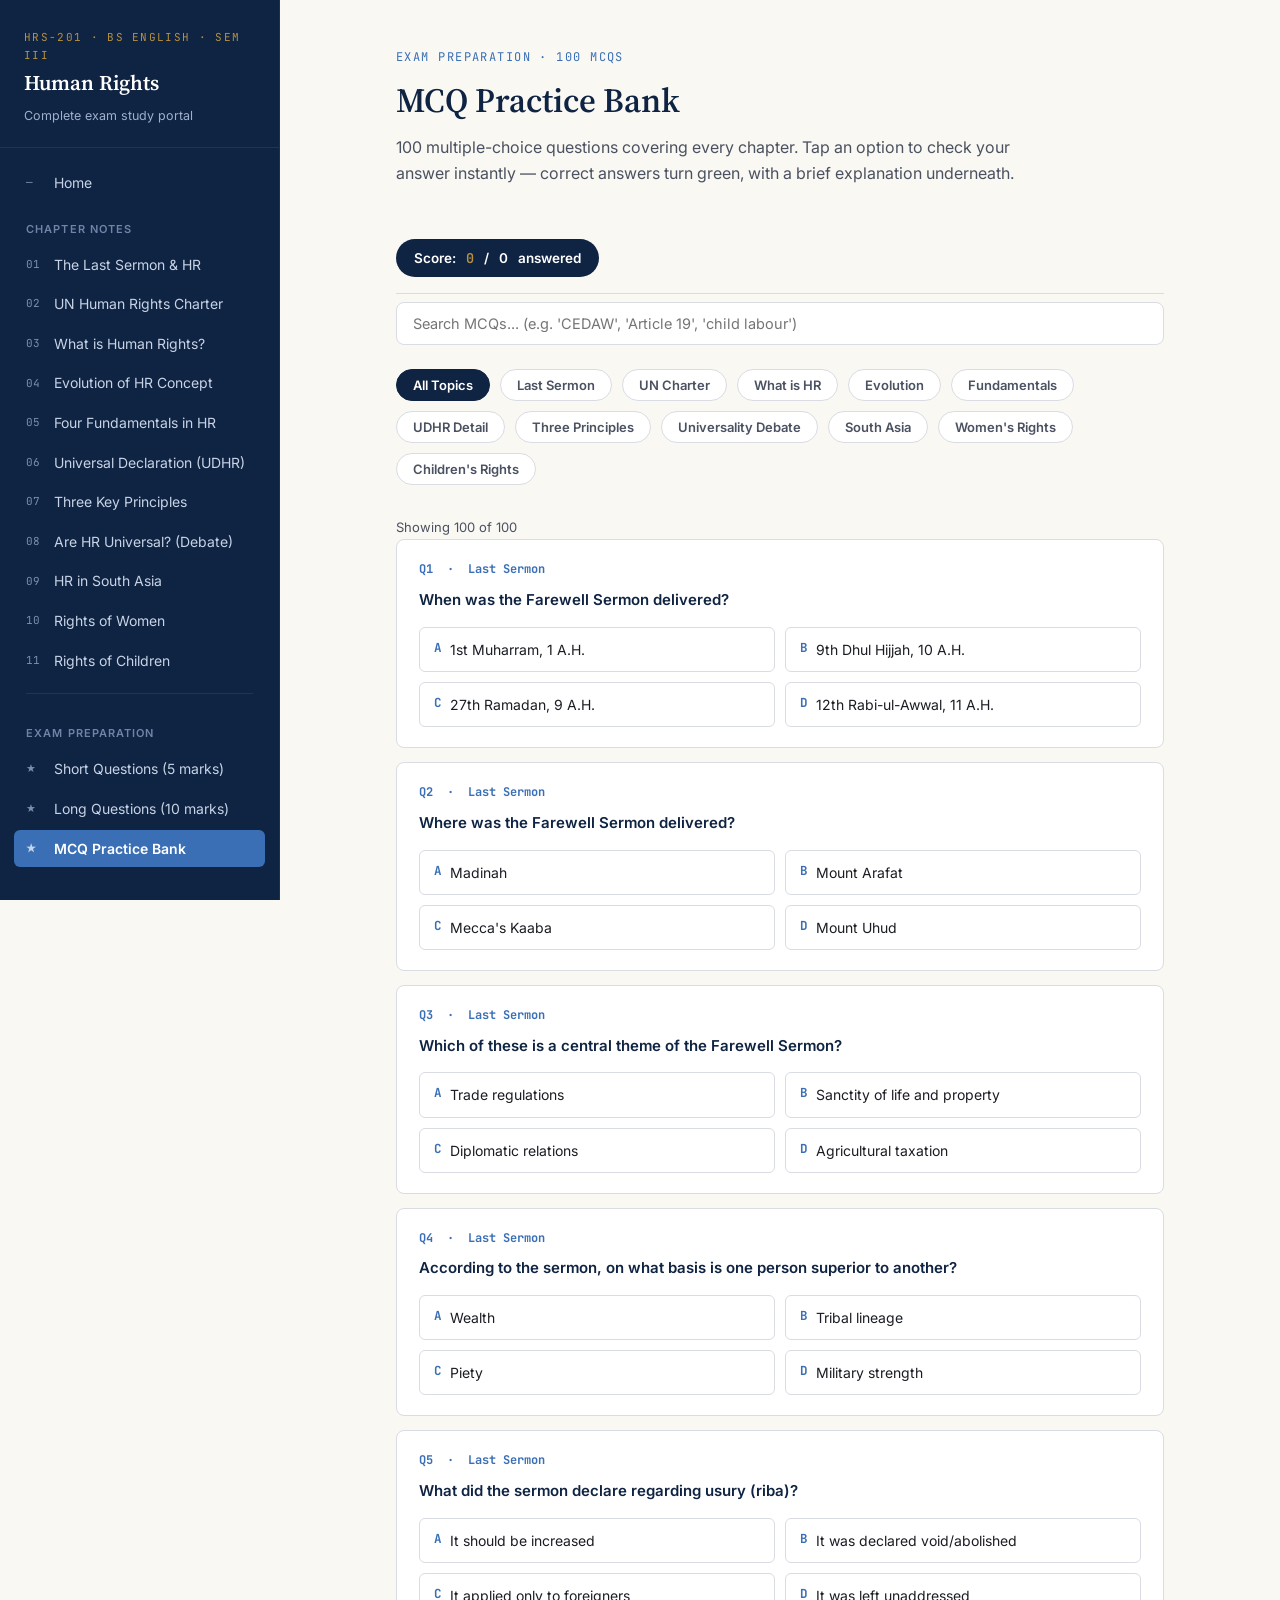
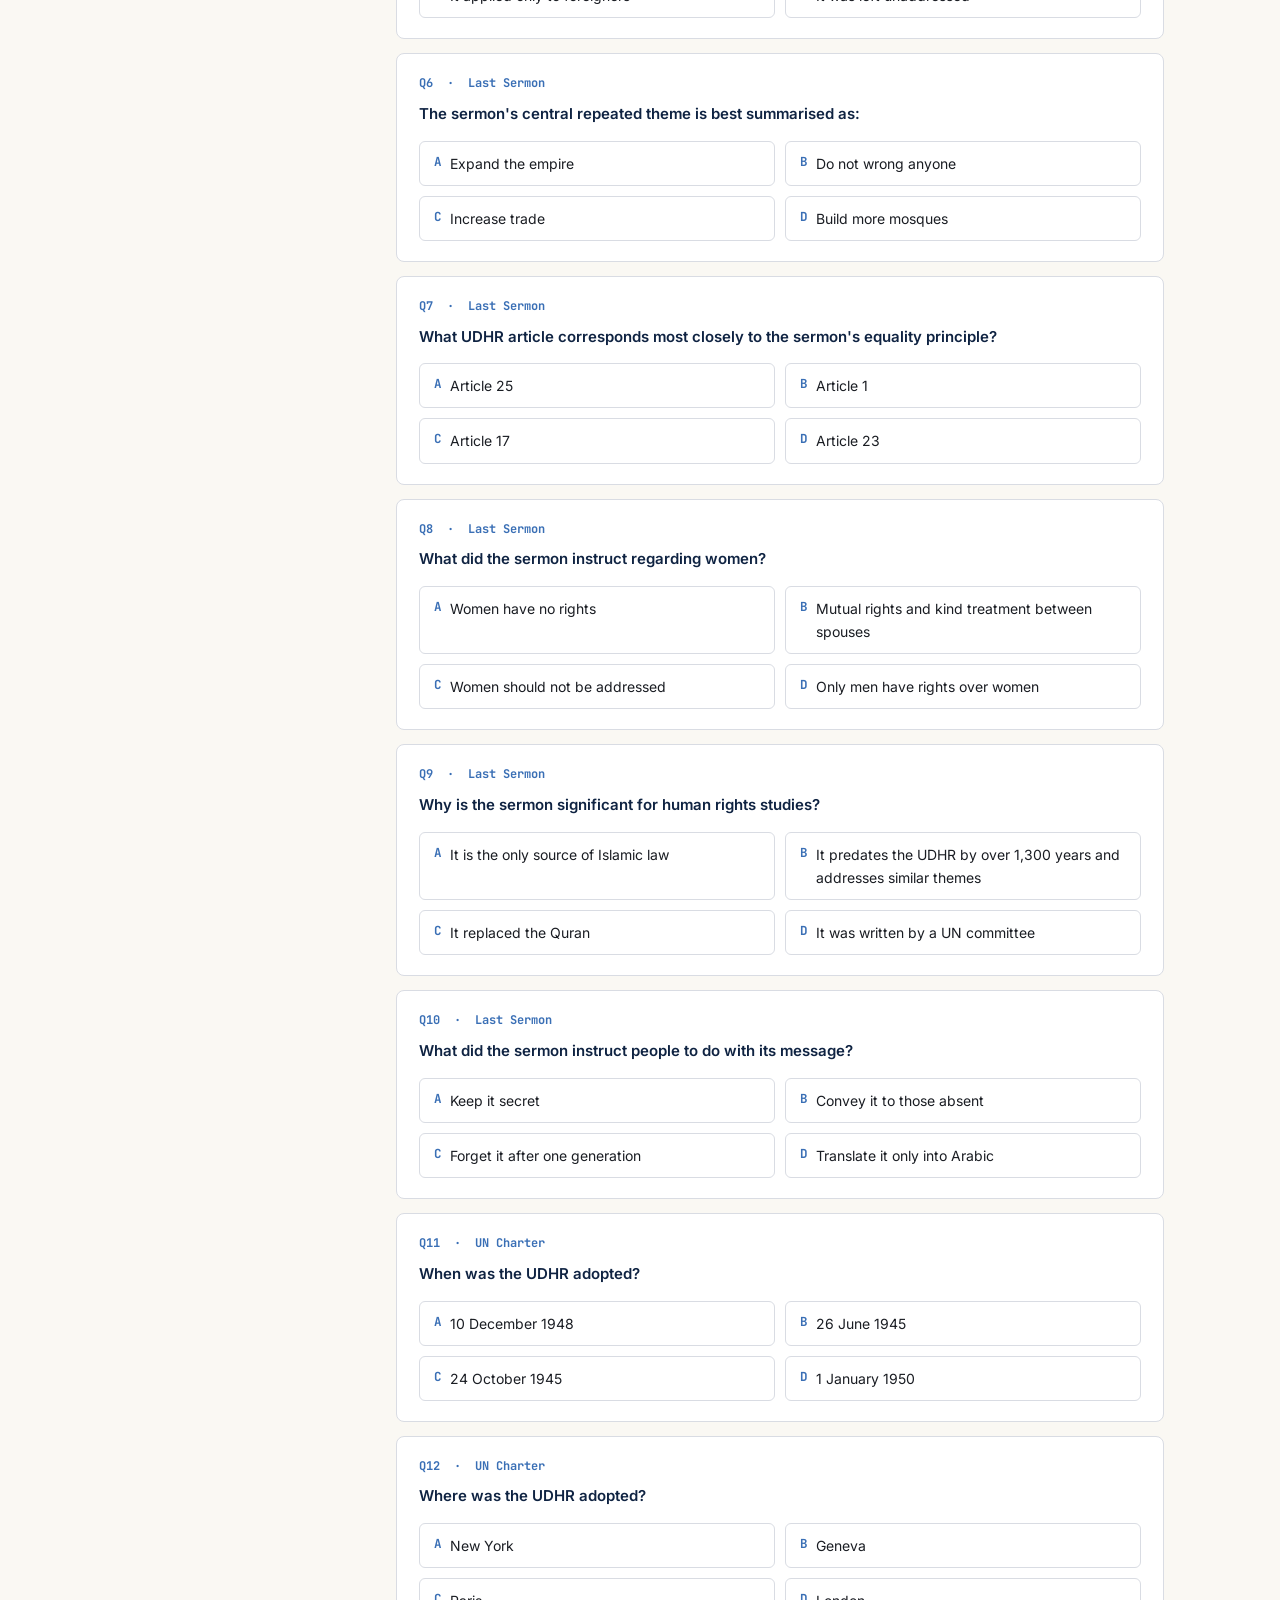
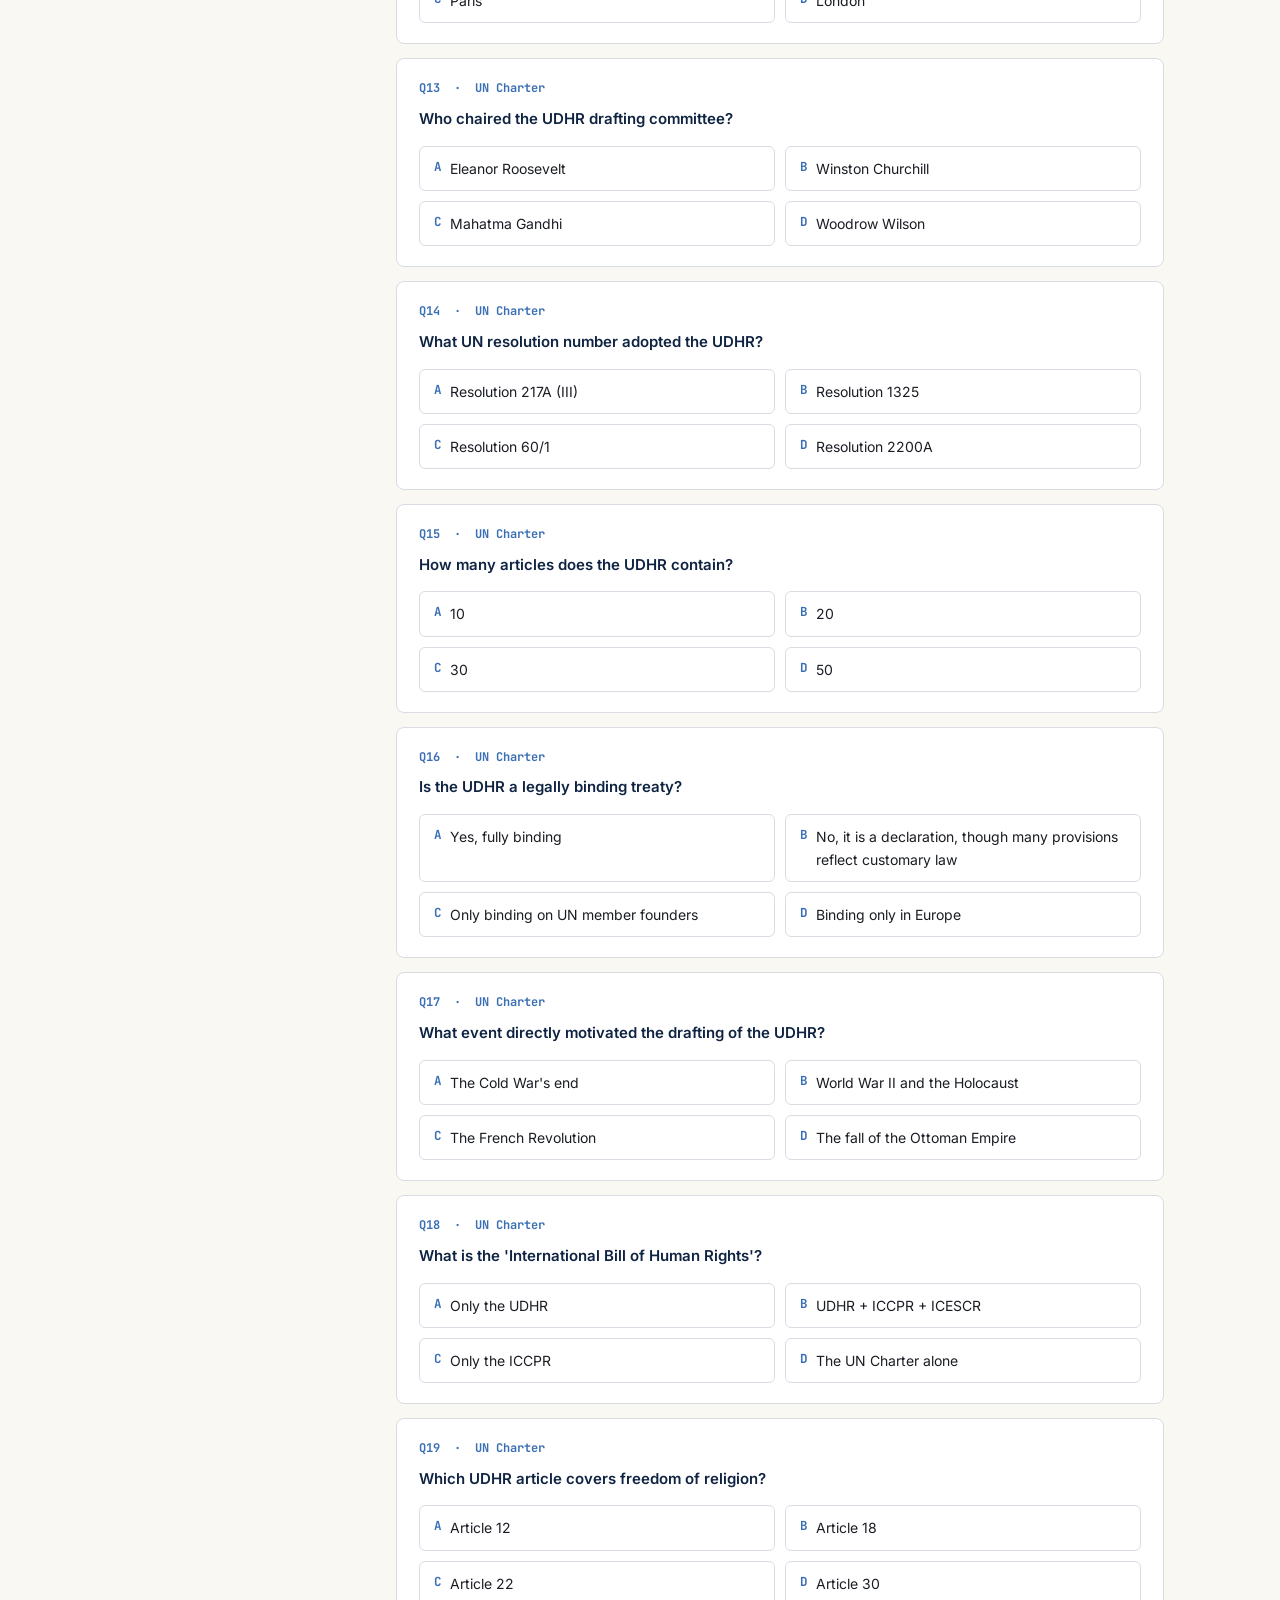
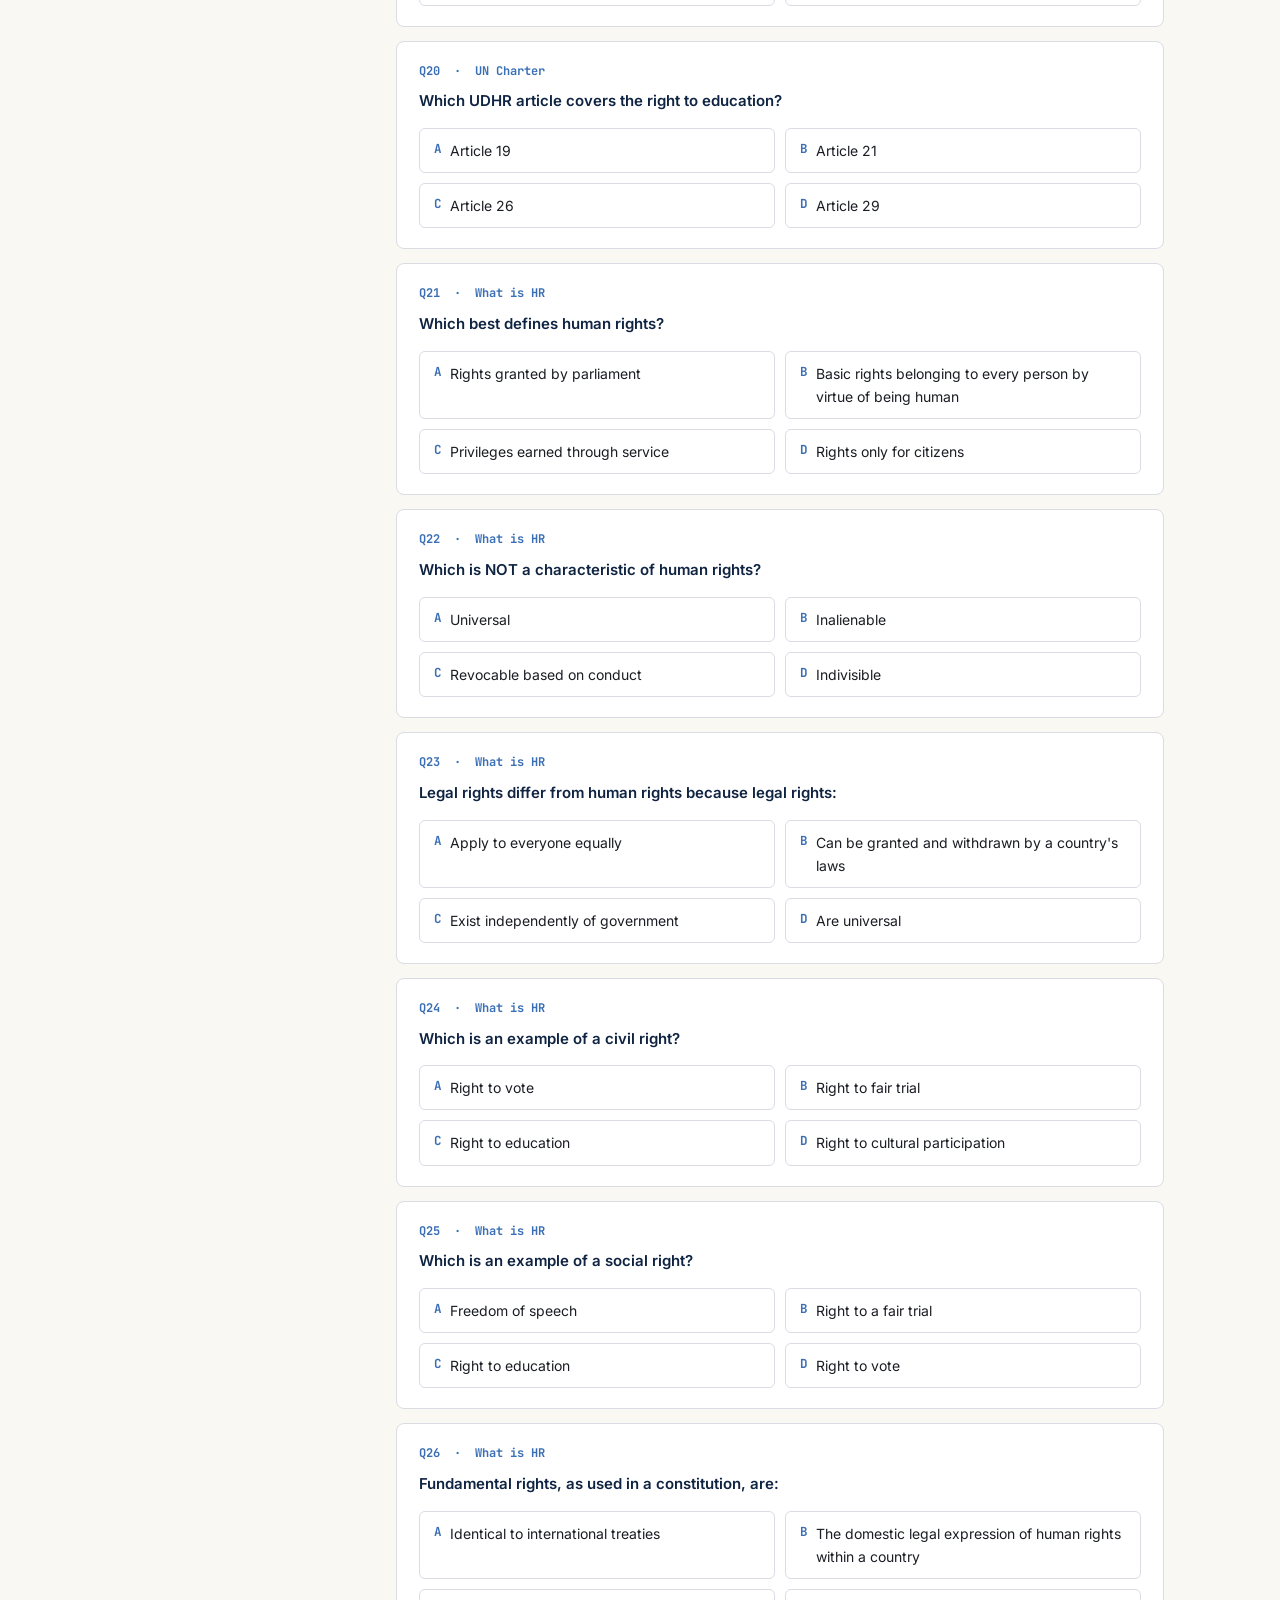
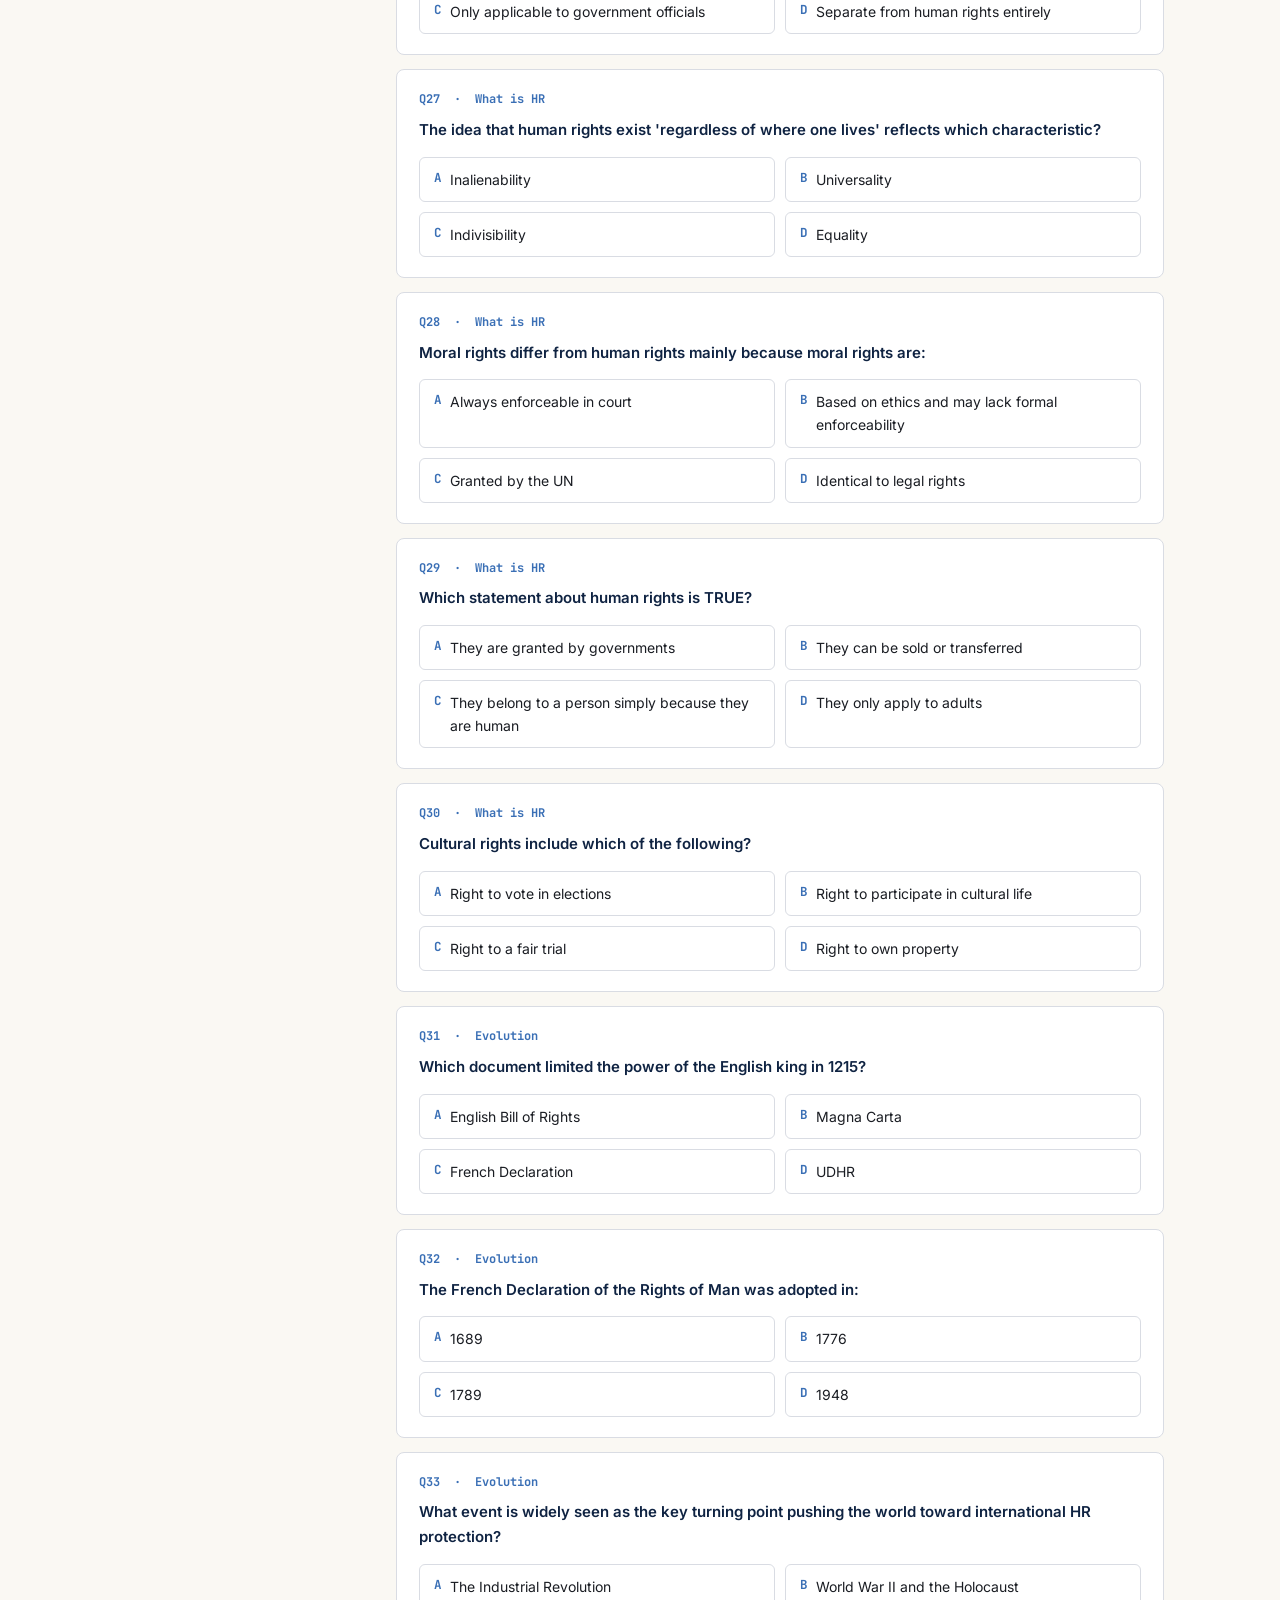
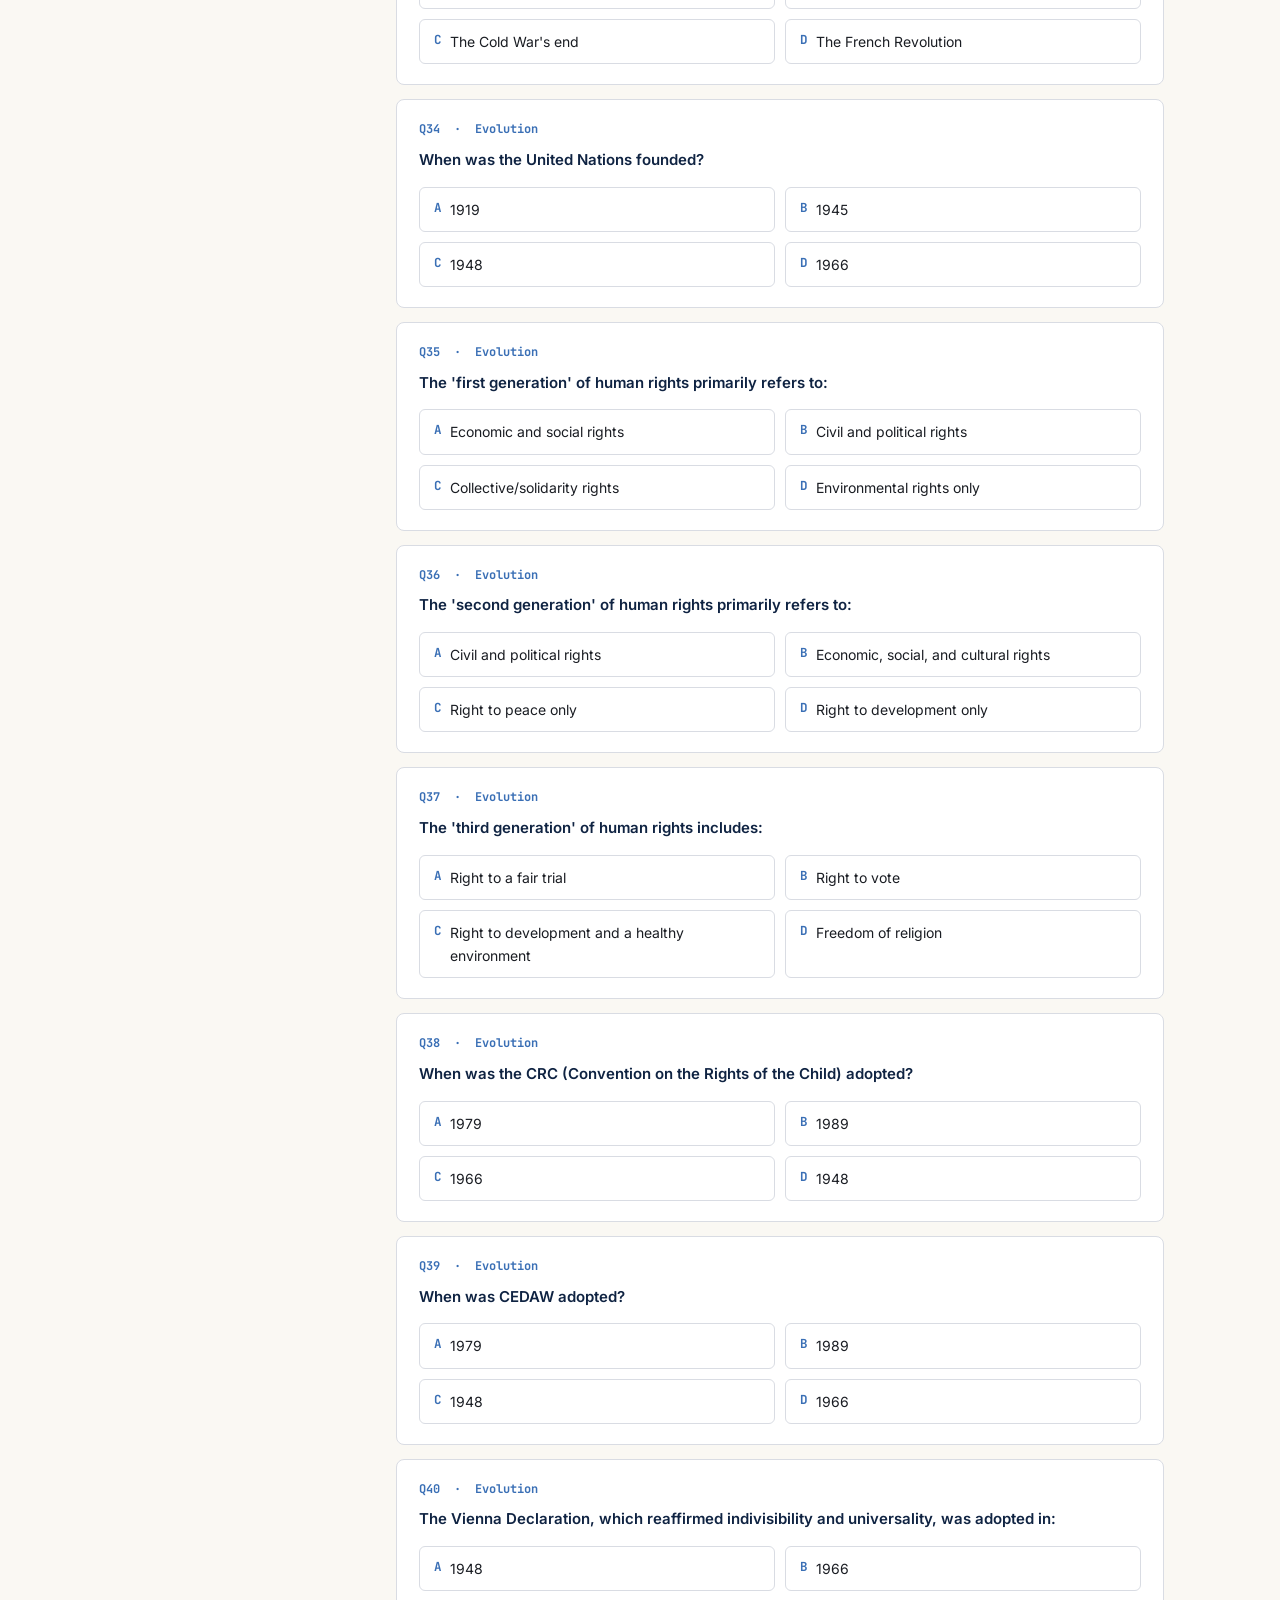
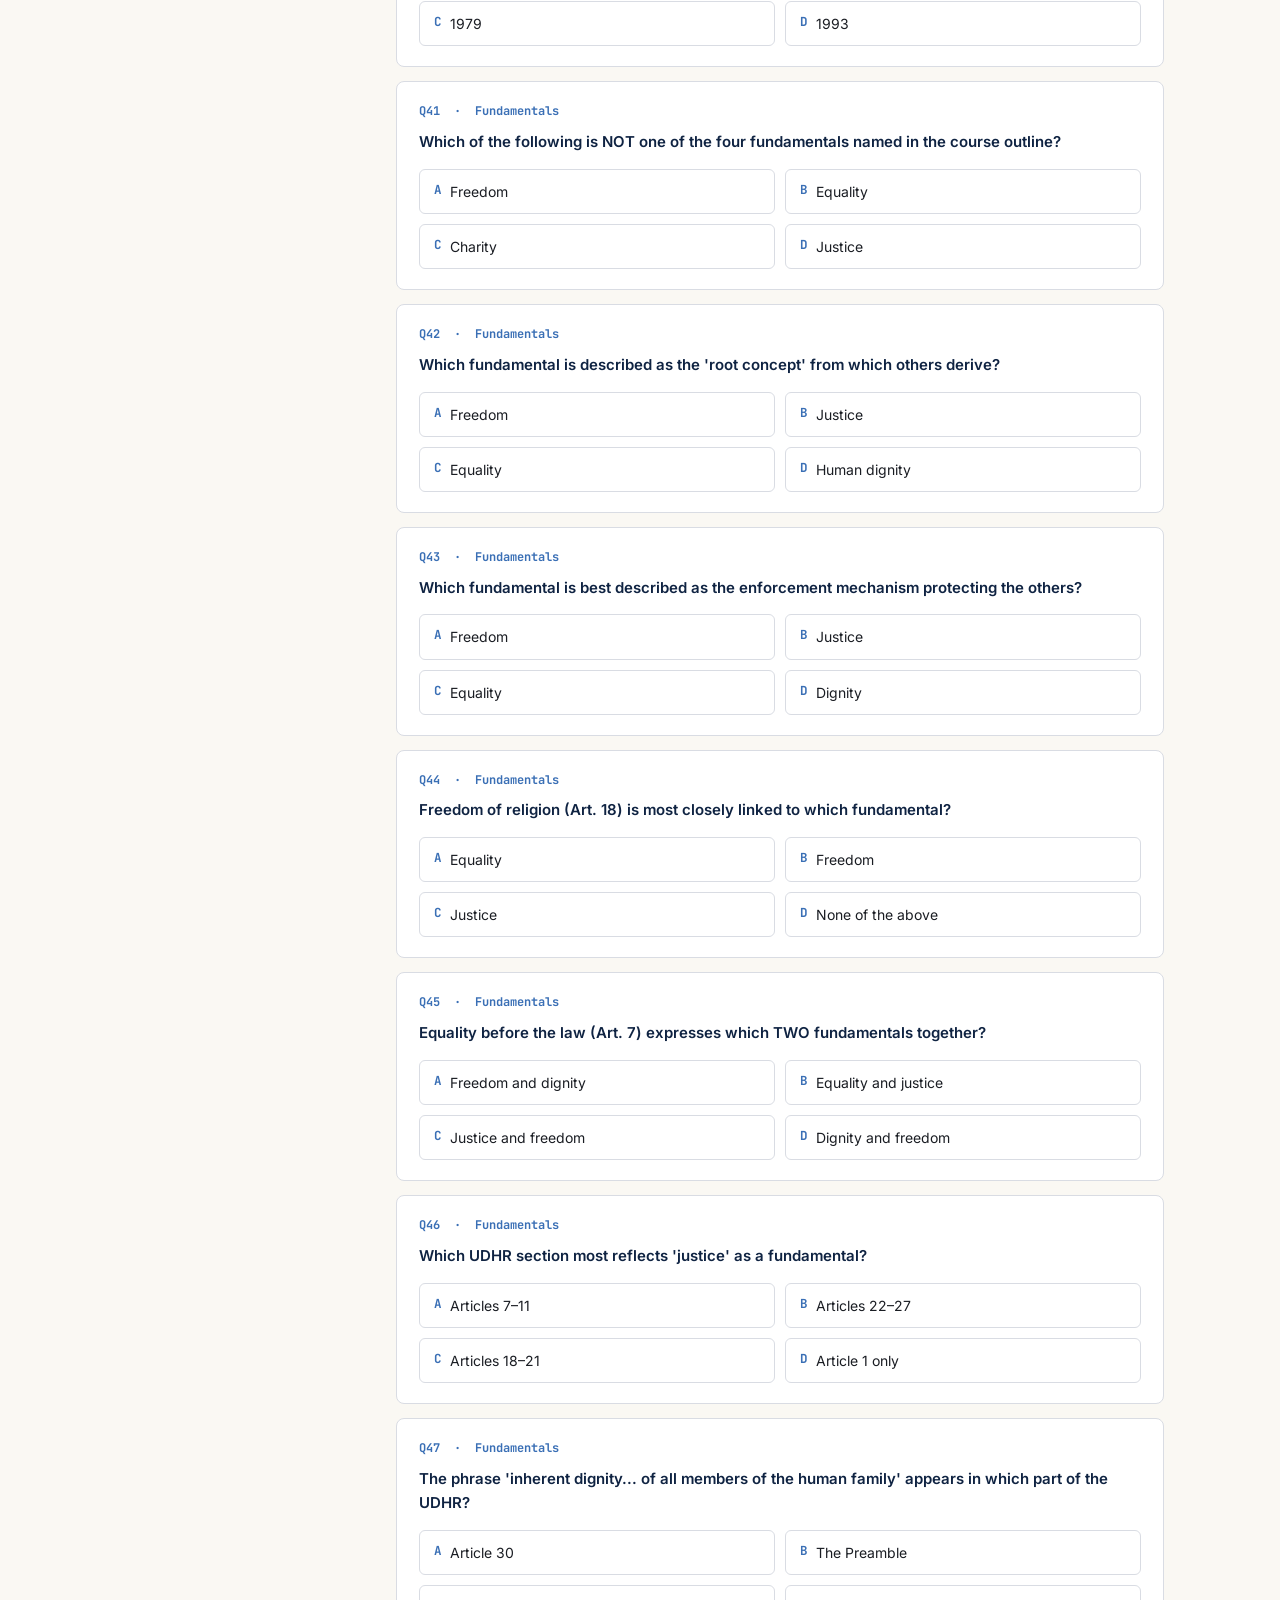
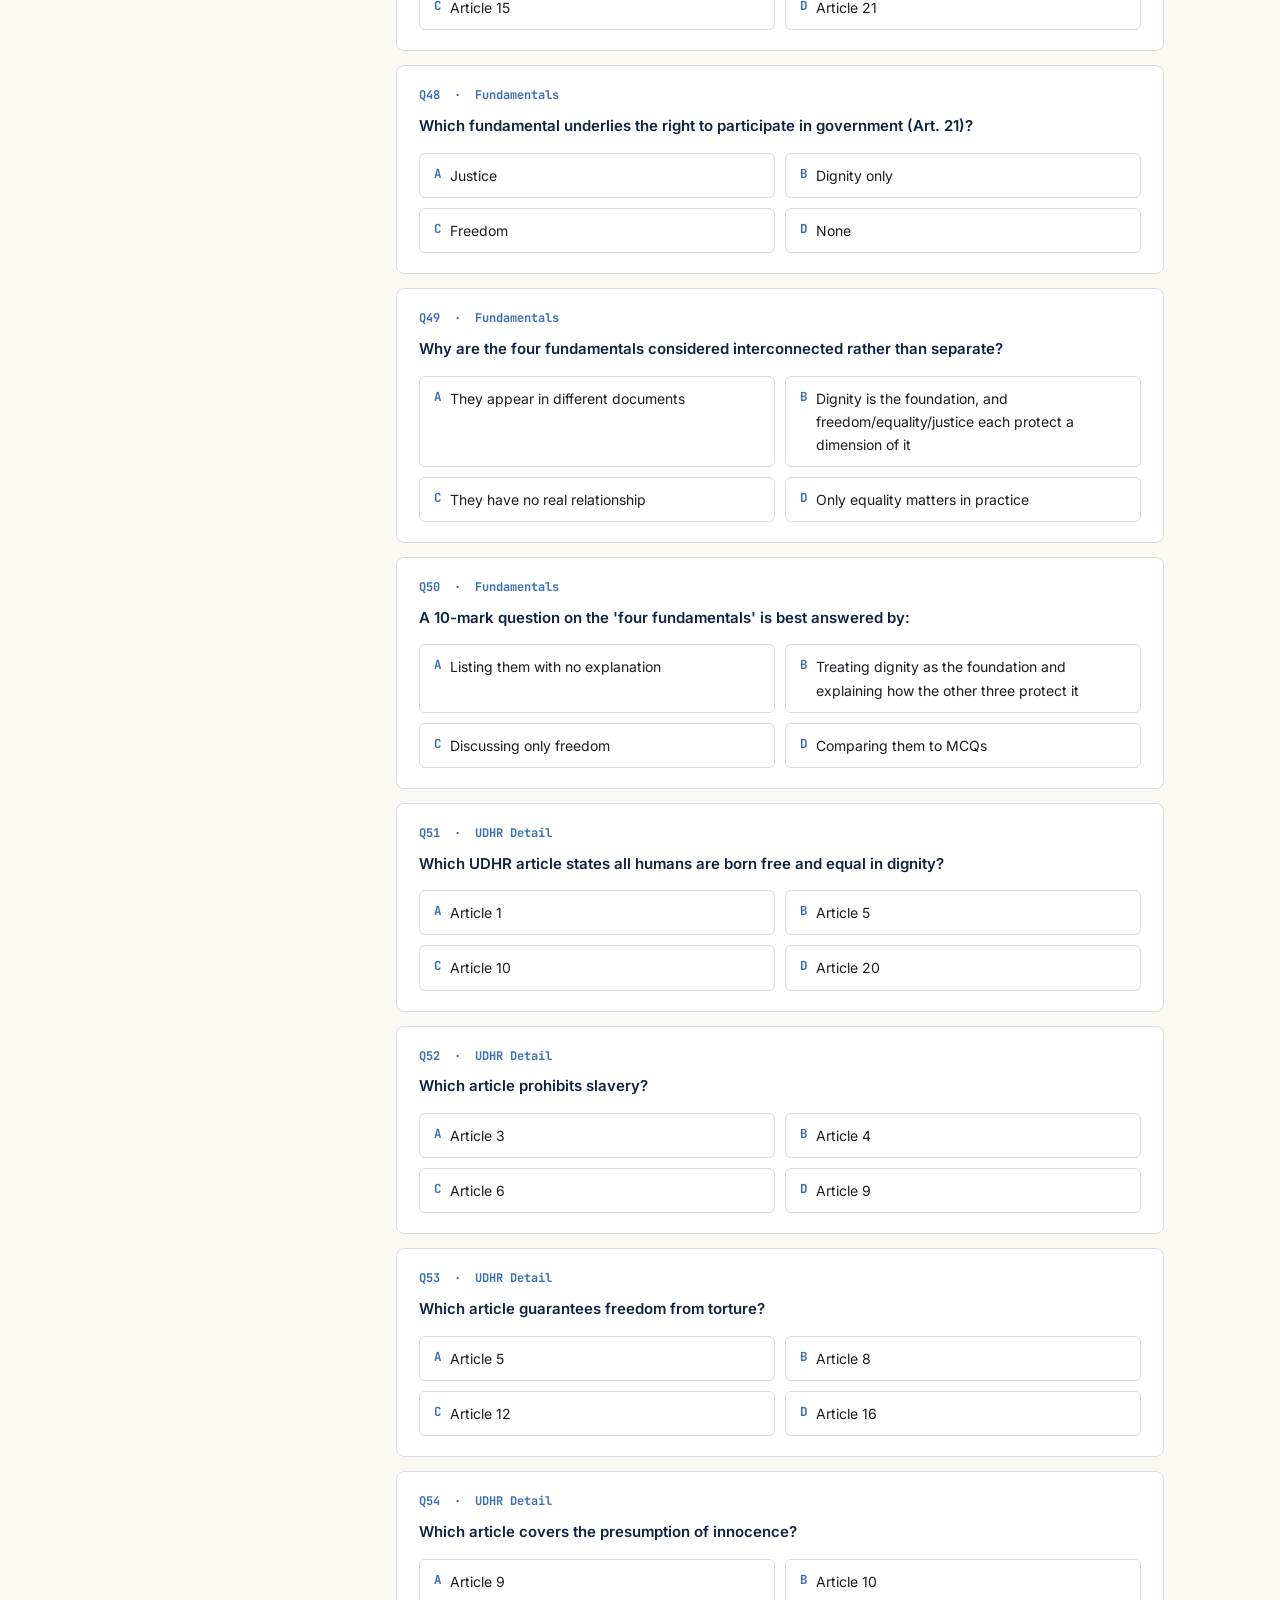
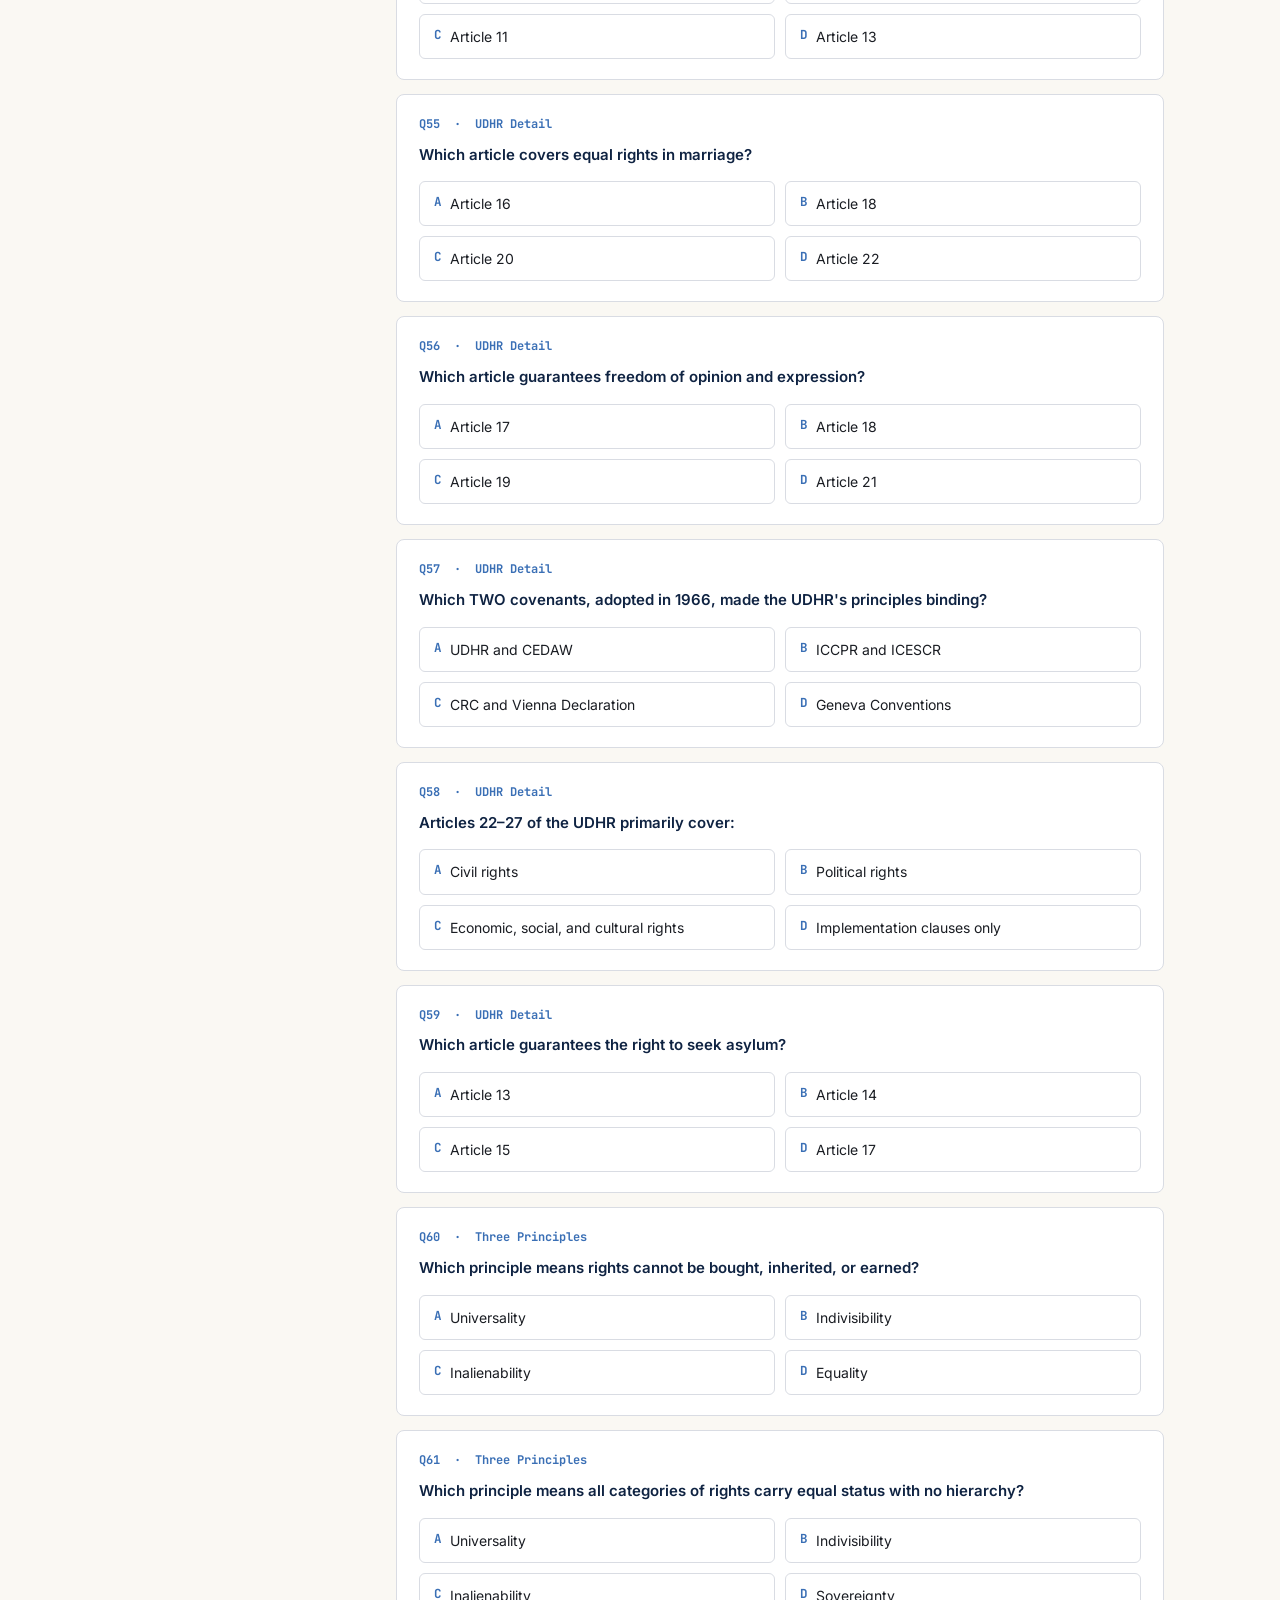
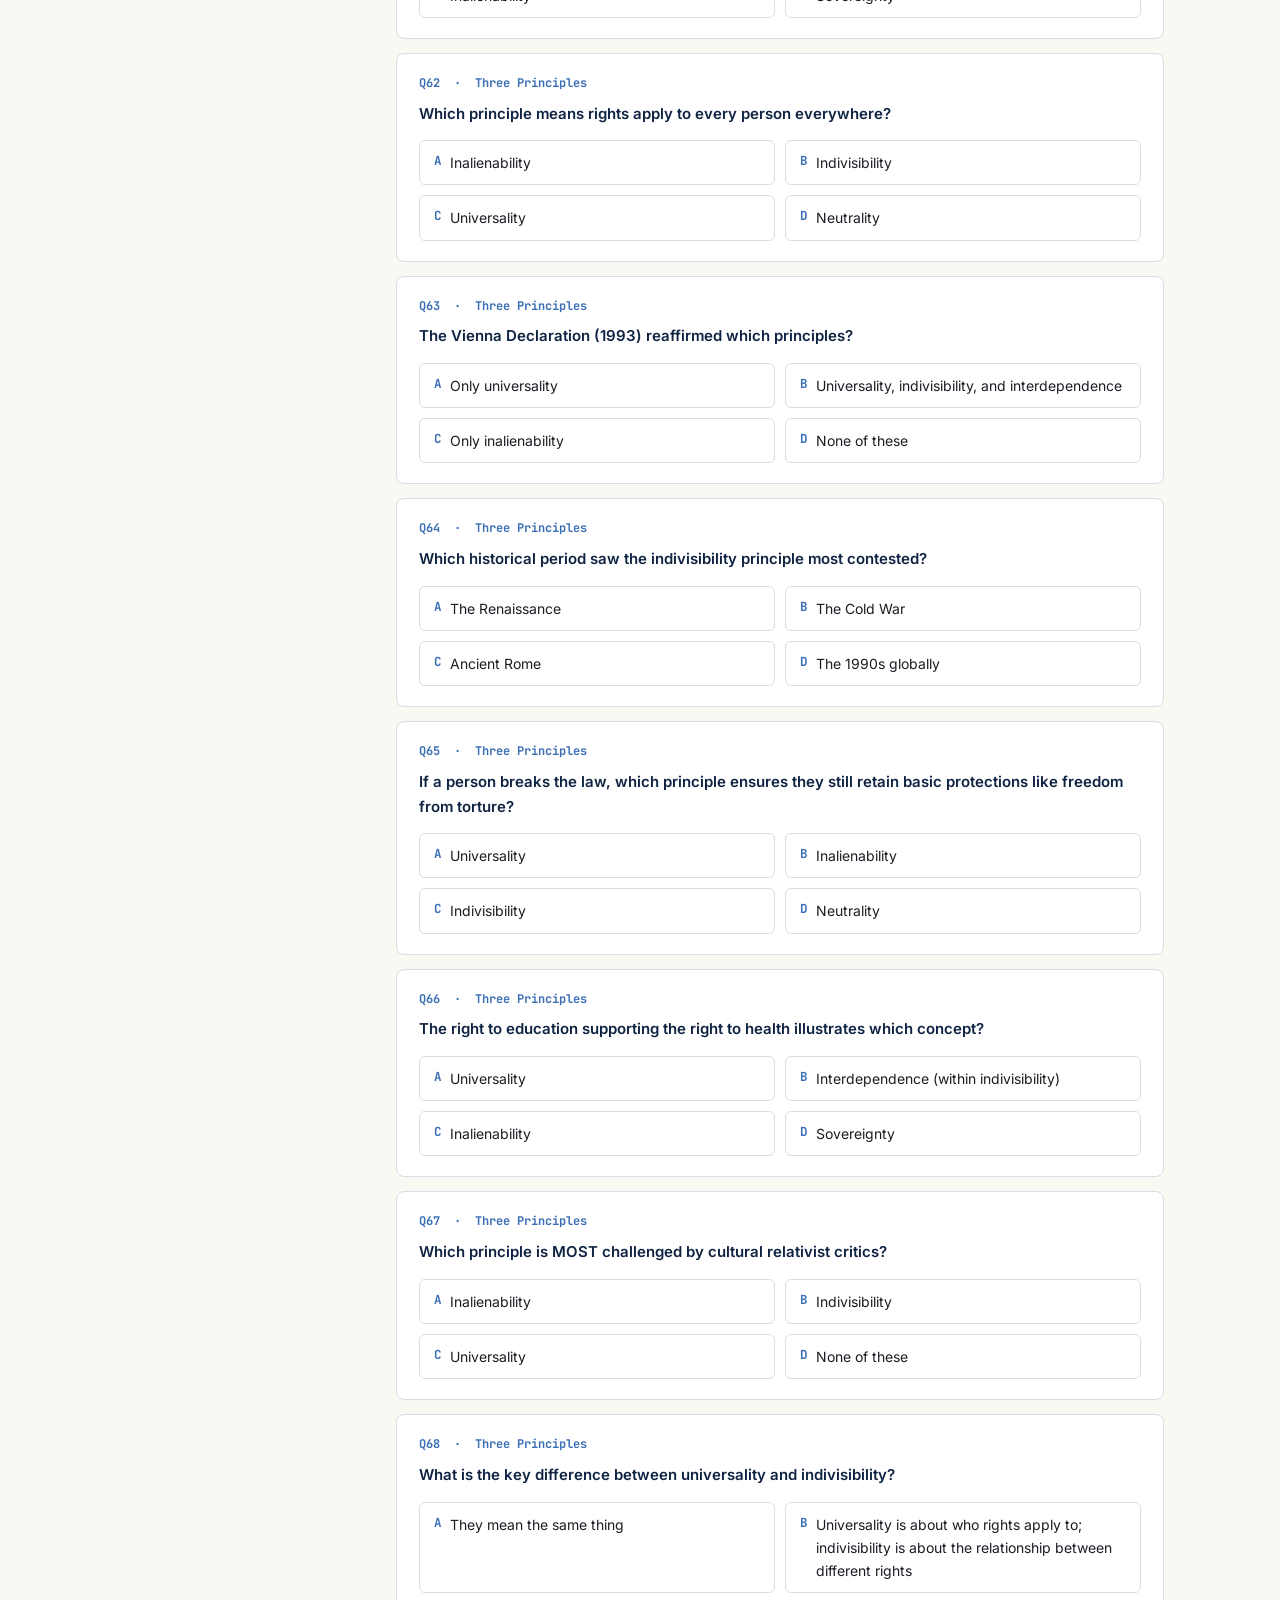
<file: mcqs.html>
<!DOCTYPE html>
<html lang="en">
<head>
<meta charset="UTF-8">
<meta name="viewport" content="width=device-width, initial-scale=1.0">
<title>MCQ Practice Bank — HRS-201 Human Rights</title>
<link rel="preconnect" href="https://fonts.googleapis.com">
<link href="https://fonts.googleapis.com/css2?family=Source+Serif+4:wght@400;600;700&family=Inter:wght@400;500;600;700&family=JetBrains+Mono:wght@500;700&display=swap" rel="stylesheet">
<link rel="stylesheet" href="../css/style.css">
</head>
<body>

<div class="mobile-topbar">
  <span class="mt-title">HRS-201 Human Rights</span>
  <button class="menu-btn">☰ Menu</button>
</div>

<div class="app-shell">

  <aside class="sidebar">
    <div class="sidebar-brand">
      <span class="course-code">HRS-201 · BS English · Sem III</span>
      <h1>Human Rights</h1>
      <span class="sub">Complete exam study portal</span>
    </div>
    <nav class="sidebar-nav">
      <a href="../index.html" class="nav-link"><span class="num">—</span> Home</a>
      <div class="nav-group-label">Chapter Notes</div>
      <a href="../notes/01-last-sermon.html" class="nav-link"><span class="num">01</span> The Last Sermon & HR</a>
      <a href="../notes/02-un-charter.html" class="nav-link"><span class="num">02</span> UN Human Rights Charter</a>
      <a href="../notes/03-what-is-hr.html" class="nav-link"><span class="num">03</span> What is Human Rights?</a>
      <a href="../notes/04-evolution.html" class="nav-link"><span class="num">04</span> Evolution of HR Concept</a>
      <a href="../notes/05-four-fundamentals.html" class="nav-link"><span class="num">05</span> Four Fundamentals in HR</a>
      <a href="../notes/06-udhr.html" class="nav-link"><span class="num">06</span> Universal Declaration (UDHR)</a>
      <a href="../notes/07-three-principles.html" class="nav-link"><span class="num">07</span> Three Key Principles</a>
      <a href="../notes/08-universality-debate.html" class="nav-link"><span class="num">08</span> Are HR Universal? (Debate)</a>
      <a href="../notes/09-hr-south-asia.html" class="nav-link"><span class="num">09</span> HR in South Asia</a>
      <a href="../notes/10-rights-of-women.html" class="nav-link"><span class="num">10</span> Rights of Women</a>
      <a href="../notes/11-rights-of-children.html" class="nav-link"><span class="num">11</span> Rights of Children</a>
      <div class="nav-divider"></div>
      <div class="nav-group-label">Exam Preparation</div>
      <a href="../questions/short-questions.html" class="nav-link"><span class="num">★</span> Short Questions (5 marks)</a>
      <a href="../questions/long-questions.html" class="nav-link"><span class="num">★</span> Long Questions (10 marks)</a>
      <a href="mcqs.html" class="nav-link active"><span class="num">★</span> MCQ Practice Bank</a>
    </nav>
  </aside>

  <main class="main-content">
    <div class="content-inner">

      <span class="page-eyebrow">Exam Preparation · 100 MCQs</span>
      <h1 class="page-title">MCQ Practice Bank</h1>
      <p class="page-subtitle">100 multiple-choice questions covering every chapter. Tap an option to check your answer instantly — correct answers turn green, with a brief explanation underneath.</p>

      <div class="score-tracker">
        <span class="score-pill">Score: <span class="score-num">0</span> / <span class="score-total">0</span> answered</span>
      </div>

      <input type="text" class="search-box" placeholder="Search MCQs... (e.g. 'CEDAW', 'Article 19', 'child labour')">

      <div class="filter-bar">
        <button class="filter-btn active" data-filter="all">All Topics</button>
        <button class="filter-btn" data-filter="sermon">Last Sermon</button>
        <button class="filter-btn" data-filter="uncharter">UN Charter</button>
        <button class="filter-btn" data-filter="whatishr">What is HR</button>
        <button class="filter-btn" data-filter="evolution">Evolution</button>
        <button class="filter-btn" data-filter="fundamentals">Fundamentals</button>
        <button class="filter-btn" data-filter="udhr">UDHR Detail</button>
        <button class="filter-btn" data-filter="principles">Three Principles</button>
        <button class="filter-btn" data-filter="debate">Universality Debate</button>
        <button class="filter-btn" data-filter="southasia">South Asia</button>
        <button class="filter-btn" data-filter="women">Women's Rights</button>
        <button class="filter-btn" data-filter="children">Children's Rights</button>
      </div>

      <span class="results-count">Showing 100 of 100</span>

      
      <div class="mcq-card" data-topic="sermon">
        <span class="mcq-num">Q1 &nbsp;·&nbsp; Last Sermon</span>
        <div class="mcq-q">When was the Farewell Sermon delivered?</div>
        <div class="mcq-options">
            <div class="mcq-option" data-correct="false"><span class="opt-letter">A</span><span>1st Muharram, 1 A.H.</span></div>
            <div class="mcq-option" data-correct="true"><span class="opt-letter">B</span><span>9th Dhul Hijjah, 10 A.H.</span></div>
            <div class="mcq-option" data-correct="false"><span class="opt-letter">C</span><span>27th Ramadan, 9 A.H.</span></div>
            <div class="mcq-option" data-correct="false"><span class="opt-letter">D</span><span>12th Rabi-ul-Awwal, 11 A.H.</span></div>
        </div>
        <div class="mcq-feedback" data-explain="The sermon was delivered at Mount Arafat on the 9th of Dhul Hijjah, 10 A.H., during the Prophet's only Hajj."></div>
      </div>
      <div class="mcq-card" data-topic="sermon">
        <span class="mcq-num">Q2 &nbsp;·&nbsp; Last Sermon</span>
        <div class="mcq-q">Where was the Farewell Sermon delivered?</div>
        <div class="mcq-options">
            <div class="mcq-option" data-correct="false"><span class="opt-letter">A</span><span>Madinah</span></div>
            <div class="mcq-option" data-correct="true"><span class="opt-letter">B</span><span>Mount Arafat</span></div>
            <div class="mcq-option" data-correct="false"><span class="opt-letter">C</span><span>Mecca's Kaaba</span></div>
            <div class="mcq-option" data-correct="false"><span class="opt-letter">D</span><span>Mount Uhud</span></div>
        </div>
        <div class="mcq-feedback" data-explain="It was delivered in the Uranah Valley at Mount Arafat during the farewell pilgrimage."></div>
      </div>
      <div class="mcq-card" data-topic="sermon">
        <span class="mcq-num">Q3 &nbsp;·&nbsp; Last Sermon</span>
        <div class="mcq-q">Which of these is a central theme of the Farewell Sermon?</div>
        <div class="mcq-options">
            <div class="mcq-option" data-correct="false"><span class="opt-letter">A</span><span>Trade regulations</span></div>
            <div class="mcq-option" data-correct="true"><span class="opt-letter">B</span><span>Sanctity of life and property</span></div>
            <div class="mcq-option" data-correct="false"><span class="opt-letter">C</span><span>Diplomatic relations</span></div>
            <div class="mcq-option" data-correct="false"><span class="opt-letter">D</span><span>Agricultural taxation</span></div>
        </div>
        <div class="mcq-feedback" data-explain="The sermon emphasised that life and property are sacred and inviolable."></div>
      </div>
      <div class="mcq-card" data-topic="sermon">
        <span class="mcq-num">Q4 &nbsp;·&nbsp; Last Sermon</span>
        <div class="mcq-q">According to the sermon, on what basis is one person superior to another?</div>
        <div class="mcq-options">
            <div class="mcq-option" data-correct="false"><span class="opt-letter">A</span><span>Wealth</span></div>
            <div class="mcq-option" data-correct="false"><span class="opt-letter">B</span><span>Tribal lineage</span></div>
            <div class="mcq-option" data-correct="true"><span class="opt-letter">C</span><span>Piety</span></div>
            <div class="mcq-option" data-correct="false"><span class="opt-letter">D</span><span>Military strength</span></div>
        </div>
        <div class="mcq-feedback" data-explain="The sermon states no Arab has superiority over a non-Arab except through piety and good conduct."></div>
      </div>
      <div class="mcq-card" data-topic="sermon">
        <span class="mcq-num">Q5 &nbsp;·&nbsp; Last Sermon</span>
        <div class="mcq-q">What did the sermon declare regarding usury (riba)?</div>
        <div class="mcq-options">
            <div class="mcq-option" data-correct="false"><span class="opt-letter">A</span><span>It should be increased</span></div>
            <div class="mcq-option" data-correct="true"><span class="opt-letter">B</span><span>It was declared void/abolished</span></div>
            <div class="mcq-option" data-correct="false"><span class="opt-letter">C</span><span>It applied only to foreigners</span></div>
            <div class="mcq-option" data-correct="false"><span class="opt-letter">D</span><span>It was left unaddressed</span></div>
        </div>
        <div class="mcq-feedback" data-explain="All pre-Islamic forms of riba (interest) were declared void by the sermon."></div>
      </div>
      <div class="mcq-card" data-topic="sermon">
        <span class="mcq-num">Q6 &nbsp;·&nbsp; Last Sermon</span>
        <div class="mcq-q">The sermon's central repeated theme is best summarised as:</div>
        <div class="mcq-options">
            <div class="mcq-option" data-correct="false"><span class="opt-letter">A</span><span>Expand the empire</span></div>
            <div class="mcq-option" data-correct="true"><span class="opt-letter">B</span><span>Do not wrong anyone</span></div>
            <div class="mcq-option" data-correct="false"><span class="opt-letter">C</span><span>Increase trade</span></div>
            <div class="mcq-option" data-correct="false"><span class="opt-letter">D</span><span>Build more mosques</span></div>
        </div>
        <div class="mcq-feedback" data-explain="Scholars summarise the sermon's main theme as 'Do not wrong anyone.'"></div>
      </div>
      <div class="mcq-card" data-topic="sermon">
        <span class="mcq-num">Q7 &nbsp;·&nbsp; Last Sermon</span>
        <div class="mcq-q">What UDHR article corresponds most closely to the sermon's equality principle?</div>
        <div class="mcq-options">
            <div class="mcq-option" data-correct="false"><span class="opt-letter">A</span><span>Article 25</span></div>
            <div class="mcq-option" data-correct="true"><span class="opt-letter">B</span><span>Article 1</span></div>
            <div class="mcq-option" data-correct="false"><span class="opt-letter">C</span><span>Article 17</span></div>
            <div class="mcq-option" data-correct="false"><span class="opt-letter">D</span><span>Article 23</span></div>
        </div>
        <div class="mcq-feedback" data-explain="UDHR Article 1 states all humans are born free and equal in dignity and rights, paralleling the sermon's equality message."></div>
      </div>
      <div class="mcq-card" data-topic="sermon">
        <span class="mcq-num">Q8 &nbsp;·&nbsp; Last Sermon</span>
        <div class="mcq-q">What did the sermon instruct regarding women?</div>
        <div class="mcq-options">
            <div class="mcq-option" data-correct="false"><span class="opt-letter">A</span><span>Women have no rights</span></div>
            <div class="mcq-option" data-correct="true"><span class="opt-letter">B</span><span>Mutual rights and kind treatment between spouses</span></div>
            <div class="mcq-option" data-correct="false"><span class="opt-letter">C</span><span>Women should not be addressed</span></div>
            <div class="mcq-option" data-correct="false"><span class="opt-letter">D</span><span>Only men have rights over women</span></div>
        </div>
        <div class="mcq-feedback" data-explain="The sermon emphasised that women have rights over men just as men have rights over women."></div>
      </div>
      <div class="mcq-card" data-topic="sermon">
        <span class="mcq-num">Q9 &nbsp;·&nbsp; Last Sermon</span>
        <div class="mcq-q">Why is the sermon significant for human rights studies?</div>
        <div class="mcq-options">
            <div class="mcq-option" data-correct="false"><span class="opt-letter">A</span><span>It is the only source of Islamic law</span></div>
            <div class="mcq-option" data-correct="true"><span class="opt-letter">B</span><span>It predates the UDHR by over 1,300 years and addresses similar themes</span></div>
            <div class="mcq-option" data-correct="false"><span class="opt-letter">C</span><span>It replaced the Quran</span></div>
            <div class="mcq-option" data-correct="false"><span class="opt-letter">D</span><span>It was written by a UN committee</span></div>
        </div>
        <div class="mcq-feedback" data-explain="It is widely studied because it articulates rights themes long before the 1948 UDHR."></div>
      </div>
      <div class="mcq-card" data-topic="sermon">
        <span class="mcq-num">Q10 &nbsp;·&nbsp; Last Sermon</span>
        <div class="mcq-q">What did the sermon instruct people to do with its message?</div>
        <div class="mcq-options">
            <div class="mcq-option" data-correct="false"><span class="opt-letter">A</span><span>Keep it secret</span></div>
            <div class="mcq-option" data-correct="true"><span class="opt-letter">B</span><span>Convey it to those absent</span></div>
            <div class="mcq-option" data-correct="false"><span class="opt-letter">C</span><span>Forget it after one generation</span></div>
            <div class="mcq-option" data-correct="false"><span class="opt-letter">D</span><span>Translate it only into Arabic</span></div>
        </div>
        <div class="mcq-feedback" data-explain="The sermon instructed that the message be conveyed to those not present, establishing a continuing duty."></div>
      </div>
      <div class="mcq-card" data-topic="uncharter">
        <span class="mcq-num">Q11 &nbsp;·&nbsp; UN Charter</span>
        <div class="mcq-q">When was the UDHR adopted?</div>
        <div class="mcq-options">
            <div class="mcq-option" data-correct="true"><span class="opt-letter">A</span><span>10 December 1948</span></div>
            <div class="mcq-option" data-correct="false"><span class="opt-letter">B</span><span>26 June 1945</span></div>
            <div class="mcq-option" data-correct="false"><span class="opt-letter">C</span><span>24 October 1945</span></div>
            <div class="mcq-option" data-correct="false"><span class="opt-letter">D</span><span>1 January 1950</span></div>
        </div>
        <div class="mcq-feedback" data-explain="The UDHR was adopted by the UN General Assembly on 10 December 1948."></div>
      </div>
      <div class="mcq-card" data-topic="uncharter">
        <span class="mcq-num">Q12 &nbsp;·&nbsp; UN Charter</span>
        <div class="mcq-q">Where was the UDHR adopted?</div>
        <div class="mcq-options">
            <div class="mcq-option" data-correct="false"><span class="opt-letter">A</span><span>New York</span></div>
            <div class="mcq-option" data-correct="false"><span class="opt-letter">B</span><span>Geneva</span></div>
            <div class="mcq-option" data-correct="true"><span class="opt-letter">C</span><span>Paris</span></div>
            <div class="mcq-option" data-correct="false"><span class="opt-letter">D</span><span>London</span></div>
        </div>
        <div class="mcq-feedback" data-explain="The UDHR was adopted in Paris."></div>
      </div>
      <div class="mcq-card" data-topic="uncharter">
        <span class="mcq-num">Q13 &nbsp;·&nbsp; UN Charter</span>
        <div class="mcq-q">Who chaired the UDHR drafting committee?</div>
        <div class="mcq-options">
            <div class="mcq-option" data-correct="true"><span class="opt-letter">A</span><span>Eleanor Roosevelt</span></div>
            <div class="mcq-option" data-correct="false"><span class="opt-letter">B</span><span>Winston Churchill</span></div>
            <div class="mcq-option" data-correct="false"><span class="opt-letter">C</span><span>Mahatma Gandhi</span></div>
            <div class="mcq-option" data-correct="false"><span class="opt-letter">D</span><span>Woodrow Wilson</span></div>
        </div>
        <div class="mcq-feedback" data-explain="Eleanor Roosevelt chaired the UN Commission on Human Rights' drafting committee."></div>
      </div>
      <div class="mcq-card" data-topic="uncharter">
        <span class="mcq-num">Q14 &nbsp;·&nbsp; UN Charter</span>
        <div class="mcq-q">What UN resolution number adopted the UDHR?</div>
        <div class="mcq-options">
            <div class="mcq-option" data-correct="true"><span class="opt-letter">A</span><span>Resolution 217A (III)</span></div>
            <div class="mcq-option" data-correct="false"><span class="opt-letter">B</span><span>Resolution 1325</span></div>
            <div class="mcq-option" data-correct="false"><span class="opt-letter">C</span><span>Resolution 60/1</span></div>
            <div class="mcq-option" data-correct="false"><span class="opt-letter">D</span><span>Resolution 2200A</span></div>
        </div>
        <div class="mcq-feedback" data-explain="The UDHR was adopted via UN General Assembly Resolution 217A (III)."></div>
      </div>
      <div class="mcq-card" data-topic="uncharter">
        <span class="mcq-num">Q15 &nbsp;·&nbsp; UN Charter</span>
        <div class="mcq-q">How many articles does the UDHR contain?</div>
        <div class="mcq-options">
            <div class="mcq-option" data-correct="false"><span class="opt-letter">A</span><span>10</span></div>
            <div class="mcq-option" data-correct="false"><span class="opt-letter">B</span><span>20</span></div>
            <div class="mcq-option" data-correct="true"><span class="opt-letter">C</span><span>30</span></div>
            <div class="mcq-option" data-correct="false"><span class="opt-letter">D</span><span>50</span></div>
        </div>
        <div class="mcq-feedback" data-explain="The UDHR contains a Preamble and 30 Articles."></div>
      </div>
      <div class="mcq-card" data-topic="uncharter">
        <span class="mcq-num">Q16 &nbsp;·&nbsp; UN Charter</span>
        <div class="mcq-q">Is the UDHR a legally binding treaty?</div>
        <div class="mcq-options">
            <div class="mcq-option" data-correct="false"><span class="opt-letter">A</span><span>Yes, fully binding</span></div>
            <div class="mcq-option" data-correct="true"><span class="opt-letter">B</span><span>No, it is a declaration, though many provisions reflect customary law</span></div>
            <div class="mcq-option" data-correct="false"><span class="opt-letter">C</span><span>Only binding on UN member founders</span></div>
            <div class="mcq-option" data-correct="false"><span class="opt-letter">D</span><span>Binding only in Europe</span></div>
        </div>
        <div class="mcq-feedback" data-explain="The UDHR is a declaration, not a binding treaty, though its principles have become customary international law."></div>
      </div>
      <div class="mcq-card" data-topic="uncharter">
        <span class="mcq-num">Q17 &nbsp;·&nbsp; UN Charter</span>
        <div class="mcq-q">What event directly motivated the drafting of the UDHR?</div>
        <div class="mcq-options">
            <div class="mcq-option" data-correct="false"><span class="opt-letter">A</span><span>The Cold War's end</span></div>
            <div class="mcq-option" data-correct="true"><span class="opt-letter">B</span><span>World War II and the Holocaust</span></div>
            <div class="mcq-option" data-correct="false"><span class="opt-letter">C</span><span>The French Revolution</span></div>
            <div class="mcq-option" data-correct="false"><span class="opt-letter">D</span><span>The fall of the Ottoman Empire</span></div>
        </div>
        <div class="mcq-feedback" data-explain="The UDHR was drafted in direct response to WWII atrocities and the Holocaust."></div>
      </div>
      <div class="mcq-card" data-topic="uncharter">
        <span class="mcq-num">Q18 &nbsp;·&nbsp; UN Charter</span>
        <div class="mcq-q">What is the 'International Bill of Human Rights'?</div>
        <div class="mcq-options">
            <div class="mcq-option" data-correct="false"><span class="opt-letter">A</span><span>Only the UDHR</span></div>
            <div class="mcq-option" data-correct="true"><span class="opt-letter">B</span><span>UDHR + ICCPR + ICESCR</span></div>
            <div class="mcq-option" data-correct="false"><span class="opt-letter">C</span><span>Only the ICCPR</span></div>
            <div class="mcq-option" data-correct="false"><span class="opt-letter">D</span><span>The UN Charter alone</span></div>
        </div>
        <div class="mcq-feedback" data-explain="It refers to the UDHR together with the ICCPR and ICESCR (1966)."></div>
      </div>
      <div class="mcq-card" data-topic="uncharter">
        <span class="mcq-num">Q19 &nbsp;·&nbsp; UN Charter</span>
        <div class="mcq-q">Which UDHR article covers freedom of religion?</div>
        <div class="mcq-options">
            <div class="mcq-option" data-correct="false"><span class="opt-letter">A</span><span>Article 12</span></div>
            <div class="mcq-option" data-correct="true"><span class="opt-letter">B</span><span>Article 18</span></div>
            <div class="mcq-option" data-correct="false"><span class="opt-letter">C</span><span>Article 22</span></div>
            <div class="mcq-option" data-correct="false"><span class="opt-letter">D</span><span>Article 30</span></div>
        </div>
        <div class="mcq-feedback" data-explain="Article 18 guarantees freedom of thought, conscience, and religion."></div>
      </div>
      <div class="mcq-card" data-topic="uncharter">
        <span class="mcq-num">Q20 &nbsp;·&nbsp; UN Charter</span>
        <div class="mcq-q">Which UDHR article covers the right to education?</div>
        <div class="mcq-options">
            <div class="mcq-option" data-correct="false"><span class="opt-letter">A</span><span>Article 19</span></div>
            <div class="mcq-option" data-correct="false"><span class="opt-letter">B</span><span>Article 21</span></div>
            <div class="mcq-option" data-correct="true"><span class="opt-letter">C</span><span>Article 26</span></div>
            <div class="mcq-option" data-correct="false"><span class="opt-letter">D</span><span>Article 29</span></div>
        </div>
        <div class="mcq-feedback" data-explain="Article 26 guarantees the right to education."></div>
      </div>
      <div class="mcq-card" data-topic="whatishr">
        <span class="mcq-num">Q21 &nbsp;·&nbsp; What is HR</span>
        <div class="mcq-q">Which best defines human rights?</div>
        <div class="mcq-options">
            <div class="mcq-option" data-correct="false"><span class="opt-letter">A</span><span>Rights granted by parliament</span></div>
            <div class="mcq-option" data-correct="true"><span class="opt-letter">B</span><span>Basic rights belonging to every person by virtue of being human</span></div>
            <div class="mcq-option" data-correct="false"><span class="opt-letter">C</span><span>Privileges earned through service</span></div>
            <div class="mcq-option" data-correct="false"><span class="opt-letter">D</span><span>Rights only for citizens</span></div>
        </div>
        <div class="mcq-feedback" data-explain="Human rights belong to every person from birth, regardless of status, simply for being human."></div>
      </div>
      <div class="mcq-card" data-topic="whatishr">
        <span class="mcq-num">Q22 &nbsp;·&nbsp; What is HR</span>
        <div class="mcq-q">Which is NOT a characteristic of human rights?</div>
        <div class="mcq-options">
            <div class="mcq-option" data-correct="false"><span class="opt-letter">A</span><span>Universal</span></div>
            <div class="mcq-option" data-correct="false"><span class="opt-letter">B</span><span>Inalienable</span></div>
            <div class="mcq-option" data-correct="true"><span class="opt-letter">C</span><span>Revocable based on conduct</span></div>
            <div class="mcq-option" data-correct="false"><span class="opt-letter">D</span><span>Indivisible</span></div>
        </div>
        <div class="mcq-feedback" data-explain="Human rights are inalienable — they cannot be revoked even based on a person's conduct."></div>
      </div>
      <div class="mcq-card" data-topic="whatishr">
        <span class="mcq-num">Q23 &nbsp;·&nbsp; What is HR</span>
        <div class="mcq-q">Legal rights differ from human rights because legal rights:</div>
        <div class="mcq-options">
            <div class="mcq-option" data-correct="false"><span class="opt-letter">A</span><span>Apply to everyone equally</span></div>
            <div class="mcq-option" data-correct="true"><span class="opt-letter">B</span><span>Can be granted and withdrawn by a country's laws</span></div>
            <div class="mcq-option" data-correct="false"><span class="opt-letter">C</span><span>Exist independently of government</span></div>
            <div class="mcq-option" data-correct="false"><span class="opt-letter">D</span><span>Are universal</span></div>
        </div>
        <div class="mcq-feedback" data-explain="Legal rights are created and can be altered by a specific country's legal system."></div>
      </div>
      <div class="mcq-card" data-topic="whatishr">
        <span class="mcq-num">Q24 &nbsp;·&nbsp; What is HR</span>
        <div class="mcq-q">Which is an example of a civil right?</div>
        <div class="mcq-options">
            <div class="mcq-option" data-correct="false"><span class="opt-letter">A</span><span>Right to vote</span></div>
            <div class="mcq-option" data-correct="true"><span class="opt-letter">B</span><span>Right to fair trial</span></div>
            <div class="mcq-option" data-correct="false"><span class="opt-letter">C</span><span>Right to education</span></div>
            <div class="mcq-option" data-correct="false"><span class="opt-letter">D</span><span>Right to cultural participation</span></div>
        </div>
        <div class="mcq-feedback" data-explain="Right to fair trial is a civil right; right to vote is political; education is social."></div>
      </div>
      <div class="mcq-card" data-topic="whatishr">
        <span class="mcq-num">Q25 &nbsp;·&nbsp; What is HR</span>
        <div class="mcq-q">Which is an example of a social right?</div>
        <div class="mcq-options">
            <div class="mcq-option" data-correct="false"><span class="opt-letter">A</span><span>Freedom of speech</span></div>
            <div class="mcq-option" data-correct="false"><span class="opt-letter">B</span><span>Right to a fair trial</span></div>
            <div class="mcq-option" data-correct="true"><span class="opt-letter">C</span><span>Right to education</span></div>
            <div class="mcq-option" data-correct="false"><span class="opt-letter">D</span><span>Right to vote</span></div>
        </div>
        <div class="mcq-feedback" data-explain="Right to education falls under social rights."></div>
      </div>
      <div class="mcq-card" data-topic="whatishr">
        <span class="mcq-num">Q26 &nbsp;·&nbsp; What is HR</span>
        <div class="mcq-q">Fundamental rights, as used in a constitution, are:</div>
        <div class="mcq-options">
            <div class="mcq-option" data-correct="false"><span class="opt-letter">A</span><span>Identical to international treaties</span></div>
            <div class="mcq-option" data-correct="true"><span class="opt-letter">B</span><span>The domestic legal expression of human rights within a country</span></div>
            <div class="mcq-option" data-correct="false"><span class="opt-letter">C</span><span>Only applicable to government officials</span></div>
            <div class="mcq-option" data-correct="false"><span class="opt-letter">D</span><span>Separate from human rights entirely</span></div>
        </div>
        <div class="mcq-feedback" data-explain="Fundamental rights are how a specific country's constitution expresses human rights domestically."></div>
      </div>
      <div class="mcq-card" data-topic="whatishr">
        <span class="mcq-num">Q27 &nbsp;·&nbsp; What is HR</span>
        <div class="mcq-q">The idea that human rights exist 'regardless of where one lives' reflects which characteristic?</div>
        <div class="mcq-options">
            <div class="mcq-option" data-correct="false"><span class="opt-letter">A</span><span>Inalienability</span></div>
            <div class="mcq-option" data-correct="true"><span class="opt-letter">B</span><span>Universality</span></div>
            <div class="mcq-option" data-correct="false"><span class="opt-letter">C</span><span>Indivisibility</span></div>
            <div class="mcq-option" data-correct="false"><span class="opt-letter">D</span><span>Equality</span></div>
        </div>
        <div class="mcq-feedback" data-explain="Universality means rights apply to everyone, everywhere."></div>
      </div>
      <div class="mcq-card" data-topic="whatishr">
        <span class="mcq-num">Q28 &nbsp;·&nbsp; What is HR</span>
        <div class="mcq-q">Moral rights differ from human rights mainly because moral rights are:</div>
        <div class="mcq-options">
            <div class="mcq-option" data-correct="false"><span class="opt-letter">A</span><span>Always enforceable in court</span></div>
            <div class="mcq-option" data-correct="true"><span class="opt-letter">B</span><span>Based on ethics and may lack formal enforceability</span></div>
            <div class="mcq-option" data-correct="false"><span class="opt-letter">C</span><span>Granted by the UN</span></div>
            <div class="mcq-option" data-correct="false"><span class="opt-letter">D</span><span>Identical to legal rights</span></div>
        </div>
        <div class="mcq-feedback" data-explain="Moral rights are based on ethical reasoning and may not carry the same enforceable status as codified human rights."></div>
      </div>
      <div class="mcq-card" data-topic="whatishr">
        <span class="mcq-num">Q29 &nbsp;·&nbsp; What is HR</span>
        <div class="mcq-q">Which statement about human rights is TRUE?</div>
        <div class="mcq-options">
            <div class="mcq-option" data-correct="false"><span class="opt-letter">A</span><span>They are granted by governments</span></div>
            <div class="mcq-option" data-correct="false"><span class="opt-letter">B</span><span>They can be sold or transferred</span></div>
            <div class="mcq-option" data-correct="true"><span class="opt-letter">C</span><span>They belong to a person simply because they are human</span></div>
            <div class="mcq-option" data-correct="false"><span class="opt-letter">D</span><span>They only apply to adults</span></div>
        </div>
        <div class="mcq-feedback" data-explain="Human rights are inherent — they belong to a person simply for being human."></div>
      </div>
      <div class="mcq-card" data-topic="whatishr">
        <span class="mcq-num">Q30 &nbsp;·&nbsp; What is HR</span>
        <div class="mcq-q">Cultural rights include which of the following?</div>
        <div class="mcq-options">
            <div class="mcq-option" data-correct="false"><span class="opt-letter">A</span><span>Right to vote in elections</span></div>
            <div class="mcq-option" data-correct="true"><span class="opt-letter">B</span><span>Right to participate in cultural life</span></div>
            <div class="mcq-option" data-correct="false"><span class="opt-letter">C</span><span>Right to a fair trial</span></div>
            <div class="mcq-option" data-correct="false"><span class="opt-letter">D</span><span>Right to own property</span></div>
        </div>
        <div class="mcq-feedback" data-explain="Cultural rights include participation in cultural life and protection of language/heritage."></div>
      </div>
      <div class="mcq-card" data-topic="evolution">
        <span class="mcq-num">Q31 &nbsp;·&nbsp; Evolution</span>
        <div class="mcq-q">Which document limited the power of the English king in 1215?</div>
        <div class="mcq-options">
            <div class="mcq-option" data-correct="false"><span class="opt-letter">A</span><span>English Bill of Rights</span></div>
            <div class="mcq-option" data-correct="true"><span class="opt-letter">B</span><span>Magna Carta</span></div>
            <div class="mcq-option" data-correct="false"><span class="opt-letter">C</span><span>French Declaration</span></div>
            <div class="mcq-option" data-correct="false"><span class="opt-letter">D</span><span>UDHR</span></div>
        </div>
        <div class="mcq-feedback" data-explain="The Magna Carta (1215) established that even rulers are subject to law."></div>
      </div>
      <div class="mcq-card" data-topic="evolution">
        <span class="mcq-num">Q32 &nbsp;·&nbsp; Evolution</span>
        <div class="mcq-q">The French Declaration of the Rights of Man was adopted in:</div>
        <div class="mcq-options">
            <div class="mcq-option" data-correct="false"><span class="opt-letter">A</span><span>1689</span></div>
            <div class="mcq-option" data-correct="false"><span class="opt-letter">B</span><span>1776</span></div>
            <div class="mcq-option" data-correct="true"><span class="opt-letter">C</span><span>1789</span></div>
            <div class="mcq-option" data-correct="false"><span class="opt-letter">D</span><span>1948</span></div>
        </div>
        <div class="mcq-feedback" data-explain="The French Declaration of the Rights of Man and of the Citizen was adopted in 1789."></div>
      </div>
      <div class="mcq-card" data-topic="evolution">
        <span class="mcq-num">Q33 &nbsp;·&nbsp; Evolution</span>
        <div class="mcq-q">What event is widely seen as the key turning point pushing the world toward international HR protection?</div>
        <div class="mcq-options">
            <div class="mcq-option" data-correct="false"><span class="opt-letter">A</span><span>The Industrial Revolution</span></div>
            <div class="mcq-option" data-correct="true"><span class="opt-letter">B</span><span>World War II and the Holocaust</span></div>
            <div class="mcq-option" data-correct="false"><span class="opt-letter">C</span><span>The Cold War's end</span></div>
            <div class="mcq-option" data-correct="false"><span class="opt-letter">D</span><span>The French Revolution</span></div>
        </div>
        <div class="mcq-feedback" data-explain="WWII and the Holocaust proved domestic law alone could not protect human dignity, prompting an international framework."></div>
      </div>
      <div class="mcq-card" data-topic="evolution">
        <span class="mcq-num">Q34 &nbsp;·&nbsp; Evolution</span>
        <div class="mcq-q">When was the United Nations founded?</div>
        <div class="mcq-options">
            <div class="mcq-option" data-correct="false"><span class="opt-letter">A</span><span>1919</span></div>
            <div class="mcq-option" data-correct="true"><span class="opt-letter">B</span><span>1945</span></div>
            <div class="mcq-option" data-correct="false"><span class="opt-letter">C</span><span>1948</span></div>
            <div class="mcq-option" data-correct="false"><span class="opt-letter">D</span><span>1966</span></div>
        </div>
        <div class="mcq-feedback" data-explain="The UN was founded in 1945, shortly before adopting the UDHR in 1948."></div>
      </div>
      <div class="mcq-card" data-topic="evolution">
        <span class="mcq-num">Q35 &nbsp;·&nbsp; Evolution</span>
        <div class="mcq-q">The 'first generation' of human rights primarily refers to:</div>
        <div class="mcq-options">
            <div class="mcq-option" data-correct="false"><span class="opt-letter">A</span><span>Economic and social rights</span></div>
            <div class="mcq-option" data-correct="true"><span class="opt-letter">B</span><span>Civil and political rights</span></div>
            <div class="mcq-option" data-correct="false"><span class="opt-letter">C</span><span>Collective/solidarity rights</span></div>
            <div class="mcq-option" data-correct="false"><span class="opt-letter">D</span><span>Environmental rights only</span></div>
        </div>
        <div class="mcq-feedback" data-explain="First generation rights are civil and political, emphasising liberty, from the Enlightenment era."></div>
      </div>
      <div class="mcq-card" data-topic="evolution">
        <span class="mcq-num">Q36 &nbsp;·&nbsp; Evolution</span>
        <div class="mcq-q">The 'second generation' of human rights primarily refers to:</div>
        <div class="mcq-options">
            <div class="mcq-option" data-correct="false"><span class="opt-letter">A</span><span>Civil and political rights</span></div>
            <div class="mcq-option" data-correct="true"><span class="opt-letter">B</span><span>Economic, social, and cultural rights</span></div>
            <div class="mcq-option" data-correct="false"><span class="opt-letter">C</span><span>Right to peace only</span></div>
            <div class="mcq-option" data-correct="false"><span class="opt-letter">D</span><span>Right to development only</span></div>
        </div>
        <div class="mcq-feedback" data-explain="Second generation rights are economic, social, and cultural, emphasising equality, from the industrial era."></div>
      </div>
      <div class="mcq-card" data-topic="evolution">
        <span class="mcq-num">Q37 &nbsp;·&nbsp; Evolution</span>
        <div class="mcq-q">The 'third generation' of human rights includes:</div>
        <div class="mcq-options">
            <div class="mcq-option" data-correct="false"><span class="opt-letter">A</span><span>Right to a fair trial</span></div>
            <div class="mcq-option" data-correct="false"><span class="opt-letter">B</span><span>Right to vote</span></div>
            <div class="mcq-option" data-correct="true"><span class="opt-letter">C</span><span>Right to development and a healthy environment</span></div>
            <div class="mcq-option" data-correct="false"><span class="opt-letter">D</span><span>Freedom of religion</span></div>
        </div>
        <div class="mcq-feedback" data-explain="Third generation rights are collective/solidarity rights like development, environment, and peace."></div>
      </div>
      <div class="mcq-card" data-topic="evolution">
        <span class="mcq-num">Q38 &nbsp;·&nbsp; Evolution</span>
        <div class="mcq-q">When was the CRC (Convention on the Rights of the Child) adopted?</div>
        <div class="mcq-options">
            <div class="mcq-option" data-correct="false"><span class="opt-letter">A</span><span>1979</span></div>
            <div class="mcq-option" data-correct="true"><span class="opt-letter">B</span><span>1989</span></div>
            <div class="mcq-option" data-correct="false"><span class="opt-letter">C</span><span>1966</span></div>
            <div class="mcq-option" data-correct="false"><span class="opt-letter">D</span><span>1948</span></div>
        </div>
        <div class="mcq-feedback" data-explain="The CRC was adopted in 1989 and is the most widely ratified human rights treaty."></div>
      </div>
      <div class="mcq-card" data-topic="evolution">
        <span class="mcq-num">Q39 &nbsp;·&nbsp; Evolution</span>
        <div class="mcq-q">When was CEDAW adopted?</div>
        <div class="mcq-options">
            <div class="mcq-option" data-correct="true"><span class="opt-letter">A</span><span>1979</span></div>
            <div class="mcq-option" data-correct="false"><span class="opt-letter">B</span><span>1989</span></div>
            <div class="mcq-option" data-correct="false"><span class="opt-letter">C</span><span>1948</span></div>
            <div class="mcq-option" data-correct="false"><span class="opt-letter">D</span><span>1966</span></div>
        </div>
        <div class="mcq-feedback" data-explain="CEDAW (Convention on the Elimination of All Forms of Discrimination Against Women) was adopted in 1979."></div>
      </div>
      <div class="mcq-card" data-topic="evolution">
        <span class="mcq-num">Q40 &nbsp;·&nbsp; Evolution</span>
        <div class="mcq-q">The Vienna Declaration, which reaffirmed indivisibility and universality, was adopted in:</div>
        <div class="mcq-options">
            <div class="mcq-option" data-correct="false"><span class="opt-letter">A</span><span>1948</span></div>
            <div class="mcq-option" data-correct="false"><span class="opt-letter">B</span><span>1966</span></div>
            <div class="mcq-option" data-correct="false"><span class="opt-letter">C</span><span>1979</span></div>
            <div class="mcq-option" data-correct="true"><span class="opt-letter">D</span><span>1993</span></div>
        </div>
        <div class="mcq-feedback" data-explain="The Vienna Declaration and Programme of Action was adopted in 1993."></div>
      </div>
      <div class="mcq-card" data-topic="fundamentals">
        <span class="mcq-num">Q41 &nbsp;·&nbsp; Fundamentals</span>
        <div class="mcq-q">Which of the following is NOT one of the four fundamentals named in the course outline?</div>
        <div class="mcq-options">
            <div class="mcq-option" data-correct="false"><span class="opt-letter">A</span><span>Freedom</span></div>
            <div class="mcq-option" data-correct="false"><span class="opt-letter">B</span><span>Equality</span></div>
            <div class="mcq-option" data-correct="true"><span class="opt-letter">C</span><span>Charity</span></div>
            <div class="mcq-option" data-correct="false"><span class="opt-letter">D</span><span>Justice</span></div>
        </div>
        <div class="mcq-feedback" data-explain="The four fundamentals are freedom, equality, justice, and human dignity — not charity."></div>
      </div>
      <div class="mcq-card" data-topic="fundamentals">
        <span class="mcq-num">Q42 &nbsp;·&nbsp; Fundamentals</span>
        <div class="mcq-q">Which fundamental is described as the 'root concept' from which others derive?</div>
        <div class="mcq-options">
            <div class="mcq-option" data-correct="false"><span class="opt-letter">A</span><span>Freedom</span></div>
            <div class="mcq-option" data-correct="false"><span class="opt-letter">B</span><span>Justice</span></div>
            <div class="mcq-option" data-correct="false"><span class="opt-letter">C</span><span>Equality</span></div>
            <div class="mcq-option" data-correct="true"><span class="opt-letter">D</span><span>Human dignity</span></div>
        </div>
        <div class="mcq-feedback" data-explain="Human dignity is the foundational value mentioned first in the UDHR Preamble, from which other rights derive."></div>
      </div>
      <div class="mcq-card" data-topic="fundamentals">
        <span class="mcq-num">Q43 &nbsp;·&nbsp; Fundamentals</span>
        <div class="mcq-q">Which fundamental is best described as the enforcement mechanism protecting the others?</div>
        <div class="mcq-options">
            <div class="mcq-option" data-correct="false"><span class="opt-letter">A</span><span>Freedom</span></div>
            <div class="mcq-option" data-correct="true"><span class="opt-letter">B</span><span>Justice</span></div>
            <div class="mcq-option" data-correct="false"><span class="opt-letter">C</span><span>Equality</span></div>
            <div class="mcq-option" data-correct="false"><span class="opt-letter">D</span><span>Dignity</span></div>
        </div>
        <div class="mcq-feedback" data-explain="Justice is the mechanism — fair trial, remedy — that protects freedom and equality when violated."></div>
      </div>
      <div class="mcq-card" data-topic="fundamentals">
        <span class="mcq-num">Q44 &nbsp;·&nbsp; Fundamentals</span>
        <div class="mcq-q">Freedom of religion (Art. 18) is most closely linked to which fundamental?</div>
        <div class="mcq-options">
            <div class="mcq-option" data-correct="false"><span class="opt-letter">A</span><span>Equality</span></div>
            <div class="mcq-option" data-correct="true"><span class="opt-letter">B</span><span>Freedom</span></div>
            <div class="mcq-option" data-correct="false"><span class="opt-letter">C</span><span>Justice</span></div>
            <div class="mcq-option" data-correct="false"><span class="opt-letter">D</span><span>None of the above</span></div>
        </div>
        <div class="mcq-feedback" data-explain="Freedom of religion expresses the fundamental of freedom — the ability to believe and act per one's conscience."></div>
      </div>
      <div class="mcq-card" data-topic="fundamentals">
        <span class="mcq-num">Q45 &nbsp;·&nbsp; Fundamentals</span>
        <div class="mcq-q">Equality before the law (Art. 7) expresses which TWO fundamentals together?</div>
        <div class="mcq-options">
            <div class="mcq-option" data-correct="false"><span class="opt-letter">A</span><span>Freedom and dignity</span></div>
            <div class="mcq-option" data-correct="true"><span class="opt-letter">B</span><span>Equality and justice</span></div>
            <div class="mcq-option" data-correct="false"><span class="opt-letter">C</span><span>Justice and freedom</span></div>
            <div class="mcq-option" data-correct="false"><span class="opt-letter">D</span><span>Dignity and freedom</span></div>
        </div>
        <div class="mcq-feedback" data-explain="Article 7 reflects both equality (same treatment) and justice (legal protection)."></div>
      </div>
      <div class="mcq-card" data-topic="fundamentals">
        <span class="mcq-num">Q46 &nbsp;·&nbsp; Fundamentals</span>
        <div class="mcq-q">Which UDHR section most reflects 'justice' as a fundamental?</div>
        <div class="mcq-options">
            <div class="mcq-option" data-correct="true"><span class="opt-letter">A</span><span>Articles 7–11</span></div>
            <div class="mcq-option" data-correct="false"><span class="opt-letter">B</span><span>Articles 22–27</span></div>
            <div class="mcq-option" data-correct="false"><span class="opt-letter">C</span><span>Articles 18–21</span></div>
            <div class="mcq-option" data-correct="false"><span class="opt-letter">D</span><span>Article 1 only</span></div>
        </div>
        <div class="mcq-feedback" data-explain="Articles 7–11 cover equality before law, remedy, fair trial, and presumption of innocence — all justice-related."></div>
      </div>
      <div class="mcq-card" data-topic="fundamentals">
        <span class="mcq-num">Q47 &nbsp;·&nbsp; Fundamentals</span>
        <div class="mcq-q">The phrase 'inherent dignity... of all members of the human family' appears in which part of the UDHR?</div>
        <div class="mcq-options">
            <div class="mcq-option" data-correct="false"><span class="opt-letter">A</span><span>Article 30</span></div>
            <div class="mcq-option" data-correct="true"><span class="opt-letter">B</span><span>The Preamble</span></div>
            <div class="mcq-option" data-correct="false"><span class="opt-letter">C</span><span>Article 15</span></div>
            <div class="mcq-option" data-correct="false"><span class="opt-letter">D</span><span>Article 21</span></div>
        </div>
        <div class="mcq-feedback" data-explain="This phrase appears in the UDHR's Preamble, establishing dignity as foundational."></div>
      </div>
      <div class="mcq-card" data-topic="fundamentals">
        <span class="mcq-num">Q48 &nbsp;·&nbsp; Fundamentals</span>
        <div class="mcq-q">Which fundamental underlies the right to participate in government (Art. 21)?</div>
        <div class="mcq-options">
            <div class="mcq-option" data-correct="false"><span class="opt-letter">A</span><span>Justice</span></div>
            <div class="mcq-option" data-correct="false"><span class="opt-letter">B</span><span>Dignity only</span></div>
            <div class="mcq-option" data-correct="true"><span class="opt-letter">C</span><span>Freedom</span></div>
            <div class="mcq-option" data-correct="false"><span class="opt-letter">D</span><span>None</span></div>
        </div>
        <div class="mcq-feedback" data-explain="Participation in government reflects political freedom — the ability to act and engage in public life."></div>
      </div>
      <div class="mcq-card" data-topic="fundamentals">
        <span class="mcq-num">Q49 &nbsp;·&nbsp; Fundamentals</span>
        <div class="mcq-q">Why are the four fundamentals considered interconnected rather than separate?</div>
        <div class="mcq-options">
            <div class="mcq-option" data-correct="false"><span class="opt-letter">A</span><span>They appear in different documents</span></div>
            <div class="mcq-option" data-correct="true"><span class="opt-letter">B</span><span>Dignity is the foundation, and freedom/equality/justice each protect a dimension of it</span></div>
            <div class="mcq-option" data-correct="false"><span class="opt-letter">C</span><span>They have no real relationship</span></div>
            <div class="mcq-option" data-correct="false"><span class="opt-letter">D</span><span>Only equality matters in practice</span></div>
        </div>
        <div class="mcq-feedback" data-explain="Dignity is foundational, while freedom, equality, and justice each protect and express a different dimension of that dignity."></div>
      </div>
      <div class="mcq-card" data-topic="fundamentals">
        <span class="mcq-num">Q50 &nbsp;·&nbsp; Fundamentals</span>
        <div class="mcq-q">A 10-mark question on the 'four fundamentals' is best answered by:</div>
        <div class="mcq-options">
            <div class="mcq-option" data-correct="false"><span class="opt-letter">A</span><span>Listing them with no explanation</span></div>
            <div class="mcq-option" data-correct="true"><span class="opt-letter">B</span><span>Treating dignity as the foundation and explaining how the other three protect it</span></div>
            <div class="mcq-option" data-correct="false"><span class="opt-letter">C</span><span>Discussing only freedom</span></div>
            <div class="mcq-option" data-correct="false"><span class="opt-letter">D</span><span>Comparing them to MCQs</span></div>
        </div>
        <div class="mcq-feedback" data-explain="The strongest structure treats dignity as foundational, then explains the connecting roles of freedom, equality, and justice."></div>
      </div>
      <div class="mcq-card" data-topic="udhr">
        <span class="mcq-num">Q51 &nbsp;·&nbsp; UDHR Detail</span>
        <div class="mcq-q">Which UDHR article states all humans are born free and equal in dignity?</div>
        <div class="mcq-options">
            <div class="mcq-option" data-correct="true"><span class="opt-letter">A</span><span>Article 1</span></div>
            <div class="mcq-option" data-correct="false"><span class="opt-letter">B</span><span>Article 5</span></div>
            <div class="mcq-option" data-correct="false"><span class="opt-letter">C</span><span>Article 10</span></div>
            <div class="mcq-option" data-correct="false"><span class="opt-letter">D</span><span>Article 20</span></div>
        </div>
        <div class="mcq-feedback" data-explain="Article 1 is the foundational equality statement of the UDHR."></div>
      </div>
      <div class="mcq-card" data-topic="udhr">
        <span class="mcq-num">Q52 &nbsp;·&nbsp; UDHR Detail</span>
        <div class="mcq-q">Which article prohibits slavery?</div>
        <div class="mcq-options">
            <div class="mcq-option" data-correct="false"><span class="opt-letter">A</span><span>Article 3</span></div>
            <div class="mcq-option" data-correct="true"><span class="opt-letter">B</span><span>Article 4</span></div>
            <div class="mcq-option" data-correct="false"><span class="opt-letter">C</span><span>Article 6</span></div>
            <div class="mcq-option" data-correct="false"><span class="opt-letter">D</span><span>Article 9</span></div>
        </div>
        <div class="mcq-feedback" data-explain="Article 4 prohibits slavery and the slave trade in all forms."></div>
      </div>
      <div class="mcq-card" data-topic="udhr">
        <span class="mcq-num">Q53 &nbsp;·&nbsp; UDHR Detail</span>
        <div class="mcq-q">Which article guarantees freedom from torture?</div>
        <div class="mcq-options">
            <div class="mcq-option" data-correct="true"><span class="opt-letter">A</span><span>Article 5</span></div>
            <div class="mcq-option" data-correct="false"><span class="opt-letter">B</span><span>Article 8</span></div>
            <div class="mcq-option" data-correct="false"><span class="opt-letter">C</span><span>Article 12</span></div>
            <div class="mcq-option" data-correct="false"><span class="opt-letter">D</span><span>Article 16</span></div>
        </div>
        <div class="mcq-feedback" data-explain="Article 5 prohibits torture and cruel, inhuman, or degrading treatment."></div>
      </div>
      <div class="mcq-card" data-topic="udhr">
        <span class="mcq-num">Q54 &nbsp;·&nbsp; UDHR Detail</span>
        <div class="mcq-q">Which article covers the presumption of innocence?</div>
        <div class="mcq-options">
            <div class="mcq-option" data-correct="false"><span class="opt-letter">A</span><span>Article 9</span></div>
            <div class="mcq-option" data-correct="false"><span class="opt-letter">B</span><span>Article 10</span></div>
            <div class="mcq-option" data-correct="true"><span class="opt-letter">C</span><span>Article 11</span></div>
            <div class="mcq-option" data-correct="false"><span class="opt-letter">D</span><span>Article 13</span></div>
        </div>
        <div class="mcq-feedback" data-explain="Article 11 establishes the presumption of innocence until proven guilty."></div>
      </div>
      <div class="mcq-card" data-topic="udhr">
        <span class="mcq-num">Q55 &nbsp;·&nbsp; UDHR Detail</span>
        <div class="mcq-q">Which article covers equal rights in marriage?</div>
        <div class="mcq-options">
            <div class="mcq-option" data-correct="true"><span class="opt-letter">A</span><span>Article 16</span></div>
            <div class="mcq-option" data-correct="false"><span class="opt-letter">B</span><span>Article 18</span></div>
            <div class="mcq-option" data-correct="false"><span class="opt-letter">C</span><span>Article 20</span></div>
            <div class="mcq-option" data-correct="false"><span class="opt-letter">D</span><span>Article 22</span></div>
        </div>
        <div class="mcq-feedback" data-explain="Article 16 guarantees equal rights for men and women in marriage and its dissolution."></div>
      </div>
      <div class="mcq-card" data-topic="udhr">
        <span class="mcq-num">Q56 &nbsp;·&nbsp; UDHR Detail</span>
        <div class="mcq-q">Which article guarantees freedom of opinion and expression?</div>
        <div class="mcq-options">
            <div class="mcq-option" data-correct="false"><span class="opt-letter">A</span><span>Article 17</span></div>
            <div class="mcq-option" data-correct="false"><span class="opt-letter">B</span><span>Article 18</span></div>
            <div class="mcq-option" data-correct="true"><span class="opt-letter">C</span><span>Article 19</span></div>
            <div class="mcq-option" data-correct="false"><span class="opt-letter">D</span><span>Article 21</span></div>
        </div>
        <div class="mcq-feedback" data-explain="Article 19 guarantees freedom of opinion and expression."></div>
      </div>
      <div class="mcq-card" data-topic="udhr">
        <span class="mcq-num">Q57 &nbsp;·&nbsp; UDHR Detail</span>
        <div class="mcq-q">Which TWO covenants, adopted in 1966, made the UDHR's principles binding?</div>
        <div class="mcq-options">
            <div class="mcq-option" data-correct="false"><span class="opt-letter">A</span><span>UDHR and CEDAW</span></div>
            <div class="mcq-option" data-correct="true"><span class="opt-letter">B</span><span>ICCPR and ICESCR</span></div>
            <div class="mcq-option" data-correct="false"><span class="opt-letter">C</span><span>CRC and Vienna Declaration</span></div>
            <div class="mcq-option" data-correct="false"><span class="opt-letter">D</span><span>Geneva Conventions</span></div>
        </div>
        <div class="mcq-feedback" data-explain="The ICCPR and ICESCR, both adopted in 1966, gave binding legal force to UDHR principles."></div>
      </div>
      <div class="mcq-card" data-topic="udhr">
        <span class="mcq-num">Q58 &nbsp;·&nbsp; UDHR Detail</span>
        <div class="mcq-q">Articles 22–27 of the UDHR primarily cover:</div>
        <div class="mcq-options">
            <div class="mcq-option" data-correct="false"><span class="opt-letter">A</span><span>Civil rights</span></div>
            <div class="mcq-option" data-correct="false"><span class="opt-letter">B</span><span>Political rights</span></div>
            <div class="mcq-option" data-correct="true"><span class="opt-letter">C</span><span>Economic, social, and cultural rights</span></div>
            <div class="mcq-option" data-correct="false"><span class="opt-letter">D</span><span>Implementation clauses only</span></div>
        </div>
        <div class="mcq-feedback" data-explain="Articles 22–27 cover economic, social, and cultural rights such as work, education, and standard of living."></div>
      </div>
      <div class="mcq-card" data-topic="udhr">
        <span class="mcq-num">Q59 &nbsp;·&nbsp; UDHR Detail</span>
        <div class="mcq-q">Which article guarantees the right to seek asylum?</div>
        <div class="mcq-options">
            <div class="mcq-option" data-correct="false"><span class="opt-letter">A</span><span>Article 13</span></div>
            <div class="mcq-option" data-correct="true"><span class="opt-letter">B</span><span>Article 14</span></div>
            <div class="mcq-option" data-correct="false"><span class="opt-letter">C</span><span>Article 15</span></div>
            <div class="mcq-option" data-correct="false"><span class="opt-letter">D</span><span>Article 17</span></div>
        </div>
        <div class="mcq-feedback" data-explain="Article 14 guarantees the right to seek and enjoy asylum from persecution."></div>
      </div>
      <div class="mcq-card" data-topic="principles">
        <span class="mcq-num">Q60 &nbsp;·&nbsp; Three Principles</span>
        <div class="mcq-q">Which principle means rights cannot be bought, inherited, or earned?</div>
        <div class="mcq-options">
            <div class="mcq-option" data-correct="false"><span class="opt-letter">A</span><span>Universality</span></div>
            <div class="mcq-option" data-correct="false"><span class="opt-letter">B</span><span>Indivisibility</span></div>
            <div class="mcq-option" data-correct="true"><span class="opt-letter">C</span><span>Inalienability</span></div>
            <div class="mcq-option" data-correct="false"><span class="opt-letter">D</span><span>Equality</span></div>
        </div>
        <div class="mcq-feedback" data-explain="Inalienability means rights are unconditional and cannot be taken away, bought, or earned."></div>
      </div>
      <div class="mcq-card" data-topic="principles">
        <span class="mcq-num">Q61 &nbsp;·&nbsp; Three Principles</span>
        <div class="mcq-q">Which principle means all categories of rights carry equal status with no hierarchy?</div>
        <div class="mcq-options">
            <div class="mcq-option" data-correct="false"><span class="opt-letter">A</span><span>Universality</span></div>
            <div class="mcq-option" data-correct="true"><span class="opt-letter">B</span><span>Indivisibility</span></div>
            <div class="mcq-option" data-correct="false"><span class="opt-letter">C</span><span>Inalienability</span></div>
            <div class="mcq-option" data-correct="false"><span class="opt-letter">D</span><span>Sovereignty</span></div>
        </div>
        <div class="mcq-feedback" data-explain="Indivisibility means civil/political and economic/social/cultural rights are equally important, with no hierarchy."></div>
      </div>
      <div class="mcq-card" data-topic="principles">
        <span class="mcq-num">Q62 &nbsp;·&nbsp; Three Principles</span>
        <div class="mcq-q">Which principle means rights apply to every person everywhere?</div>
        <div class="mcq-options">
            <div class="mcq-option" data-correct="false"><span class="opt-letter">A</span><span>Inalienability</span></div>
            <div class="mcq-option" data-correct="false"><span class="opt-letter">B</span><span>Indivisibility</span></div>
            <div class="mcq-option" data-correct="true"><span class="opt-letter">C</span><span>Universality</span></div>
            <div class="mcq-option" data-correct="false"><span class="opt-letter">D</span><span>Neutrality</span></div>
        </div>
        <div class="mcq-feedback" data-explain="Universality means human rights apply to everyone, everywhere, simply for being human."></div>
      </div>
      <div class="mcq-card" data-topic="principles">
        <span class="mcq-num">Q63 &nbsp;·&nbsp; Three Principles</span>
        <div class="mcq-q">The Vienna Declaration (1993) reaffirmed which principles?</div>
        <div class="mcq-options">
            <div class="mcq-option" data-correct="false"><span class="opt-letter">A</span><span>Only universality</span></div>
            <div class="mcq-option" data-correct="true"><span class="opt-letter">B</span><span>Universality, indivisibility, and interdependence</span></div>
            <div class="mcq-option" data-correct="false"><span class="opt-letter">C</span><span>Only inalienability</span></div>
            <div class="mcq-option" data-correct="false"><span class="opt-letter">D</span><span>None of these</span></div>
        </div>
        <div class="mcq-feedback" data-explain="The Vienna Declaration reaffirmed universality, indivisibility, and interdependence of all human rights."></div>
      </div>
      <div class="mcq-card" data-topic="principles">
        <span class="mcq-num">Q64 &nbsp;·&nbsp; Three Principles</span>
        <div class="mcq-q">Which historical period saw the indivisibility principle most contested?</div>
        <div class="mcq-options">
            <div class="mcq-option" data-correct="false"><span class="opt-letter">A</span><span>The Renaissance</span></div>
            <div class="mcq-option" data-correct="true"><span class="opt-letter">B</span><span>The Cold War</span></div>
            <div class="mcq-option" data-correct="false"><span class="opt-letter">C</span><span>Ancient Rome</span></div>
            <div class="mcq-option" data-correct="false"><span class="opt-letter">D</span><span>The 1990s globally</span></div>
        </div>
        <div class="mcq-feedback" data-explain="During the Cold War, Western and Soviet bloc states emphasised different categories of rights, contesting indivisibility."></div>
      </div>
      <div class="mcq-card" data-topic="principles">
        <span class="mcq-num">Q65 &nbsp;·&nbsp; Three Principles</span>
        <div class="mcq-q">If a person breaks the law, which principle ensures they still retain basic protections like freedom from torture?</div>
        <div class="mcq-options">
            <div class="mcq-option" data-correct="false"><span class="opt-letter">A</span><span>Universality</span></div>
            <div class="mcq-option" data-correct="true"><span class="opt-letter">B</span><span>Inalienability</span></div>
            <div class="mcq-option" data-correct="false"><span class="opt-letter">C</span><span>Indivisibility</span></div>
            <div class="mcq-option" data-correct="false"><span class="opt-letter">D</span><span>Neutrality</span></div>
        </div>
        <div class="mcq-feedback" data-explain="Inalienability ensures that even lawbreakers retain certain basic, unconditional rights."></div>
      </div>
      <div class="mcq-card" data-topic="principles">
        <span class="mcq-num">Q66 &nbsp;·&nbsp; Three Principles</span>
        <div class="mcq-q">The right to education supporting the right to health illustrates which concept?</div>
        <div class="mcq-options">
            <div class="mcq-option" data-correct="false"><span class="opt-letter">A</span><span>Universality</span></div>
            <div class="mcq-option" data-correct="true"><span class="opt-letter">B</span><span>Interdependence (within indivisibility)</span></div>
            <div class="mcq-option" data-correct="false"><span class="opt-letter">C</span><span>Inalienability</span></div>
            <div class="mcq-option" data-correct="false"><span class="opt-letter">D</span><span>Sovereignty</span></div>
        </div>
        <div class="mcq-feedback" data-explain="This illustrates interdependence — the enjoyment of one right supporting another, part of indivisibility."></div>
      </div>
      <div class="mcq-card" data-topic="principles">
        <span class="mcq-num">Q67 &nbsp;·&nbsp; Three Principles</span>
        <div class="mcq-q">Which principle is MOST challenged by cultural relativist critics?</div>
        <div class="mcq-options">
            <div class="mcq-option" data-correct="false"><span class="opt-letter">A</span><span>Inalienability</span></div>
            <div class="mcq-option" data-correct="false"><span class="opt-letter">B</span><span>Indivisibility</span></div>
            <div class="mcq-option" data-correct="true"><span class="opt-letter">C</span><span>Universality</span></div>
            <div class="mcq-option" data-correct="false"><span class="opt-letter">D</span><span>None of these</span></div>
        </div>
        <div class="mcq-feedback" data-explain="Universality is the principle most contested by cultural relativists who argue rights reflect Western values."></div>
      </div>
      <div class="mcq-card" data-topic="principles">
        <span class="mcq-num">Q68 &nbsp;·&nbsp; Three Principles</span>
        <div class="mcq-q">What is the key difference between universality and indivisibility?</div>
        <div class="mcq-options">
            <div class="mcq-option" data-correct="false"><span class="opt-letter">A</span><span>They mean the same thing</span></div>
            <div class="mcq-option" data-correct="true"><span class="opt-letter">B</span><span>Universality is about who rights apply to; indivisibility is about the relationship between different rights</span></div>
            <div class="mcq-option" data-correct="false"><span class="opt-letter">C</span><span>Universality only applies to economic rights</span></div>
            <div class="mcq-option" data-correct="false"><span class="opt-letter">D</span><span>Indivisibility only applies to one country</span></div>
        </div>
        <div class="mcq-feedback" data-explain="Universality concerns the scope of who rights apply to; indivisibility concerns equal status among different rights."></div>
      </div>
      <div class="mcq-card" data-topic="debate">
        <span class="mcq-num">Q69 &nbsp;·&nbsp; Universality Debate</span>
        <div class="mcq-q">Cultural relativism in human rights argues that:</div>
        <div class="mcq-options">
            <div class="mcq-option" data-correct="false"><span class="opt-letter">A</span><span>All rights are universal without exception</span></div>
            <div class="mcq-option" data-correct="true"><span class="opt-letter">B</span><span>Rights frameworks may reflect specifically Western values and not fit all cultures equally</span></div>
            <div class="mcq-option" data-correct="false"><span class="opt-letter">C</span><span>Only economic rights matter</span></div>
            <div class="mcq-option" data-correct="false"><span class="opt-letter">D</span><span>Human rights began in Asia</span></div>
        </div>
        <div class="mcq-feedback" data-explain="Cultural relativists argue human rights may reflect Western philosophical traditions, challenging universal application."></div>
      </div>
      <div class="mcq-card" data-topic="debate">
        <span class="mcq-num">Q70 &nbsp;·&nbsp; Universality Debate</span>
        <div class="mcq-q">The Bangkok Declaration (1993) was adopted by:</div>
        <div class="mcq-options">
            <div class="mcq-option" data-correct="false"><span class="opt-letter">A</span><span>European states</span></div>
            <div class="mcq-option" data-correct="true"><span class="opt-letter">B</span><span>Asian states</span></div>
            <div class="mcq-option" data-correct="false"><span class="opt-letter">C</span><span>African states</span></div>
            <div class="mcq-option" data-correct="false"><span class="opt-letter">D</span><span>Latin American states</span></div>
        </div>
        <div class="mcq-feedback" data-explain="The Bangkok Declaration was adopted by ministers from several Asian states ahead of the 1993 Vienna Conference."></div>
      </div>
      <div class="mcq-card" data-topic="debate">
        <span class="mcq-num">Q71 &nbsp;·&nbsp; Universality Debate</span>
        <div class="mcq-q">What did the Bangkok Declaration emphasise alongside indivisibility?</div>
        <div class="mcq-options">
            <div class="mcq-option" data-correct="false"><span class="opt-letter">A</span><span>Only Western values</span></div>
            <div class="mcq-option" data-correct="true"><span class="opt-letter">B</span><span>Sovereignty and non-interference</span></div>
            <div class="mcq-option" data-correct="false"><span class="opt-letter">C</span><span>Abolition of all human rights</span></div>
            <div class="mcq-option" data-correct="false"><span class="opt-letter">D</span><span>Total rejection of the UDHR</span></div>
        </div>
        <div class="mcq-feedback" data-explain="It affirmed indivisibility while also stressing state sovereignty and non-interference."></div>
      </div>
      <div class="mcq-card" data-topic="debate">
        <span class="mcq-num">Q72 &nbsp;·&nbsp; Universality Debate</span>
        <div class="mcq-q">The 'moral floor, not cultural ceiling' argument suggests:</div>
        <div class="mcq-options">
            <div class="mcq-option" data-correct="false"><span class="opt-letter">A</span><span>Universality requires erasing all cultural diversity</span></div>
            <div class="mcq-option" data-correct="true"><span class="opt-letter">B</span><span>Universality sets only minimum protections, allowing cultural diversity above that floor</span></div>
            <div class="mcq-option" data-correct="false"><span class="opt-letter">C</span><span>Culture should override all rights</span></div>
            <div class="mcq-option" data-correct="false"><span class="opt-letter">D</span><span>There is no moral floor at all</span></div>
        </div>
        <div class="mcq-feedback" data-explain="This argument holds universality sets a baseline of protection without demanding cultural homogenisation."></div>
      </div>
      <div class="mcq-card" data-topic="debate">
        <span class="mcq-num">Q73 &nbsp;·&nbsp; Universality Debate</span>
        <div class="mcq-q">Which is an argument supporting universality of human rights?</div>
        <div class="mcq-options">
            <div class="mcq-option" data-correct="false"><span class="opt-letter">A</span><span>Rights vary completely by culture</span></div>
            <div class="mcq-option" data-correct="true"><span class="opt-letter">B</span><span>Similar values appear independently across different cultures and eras</span></div>
            <div class="mcq-option" data-correct="false"><span class="opt-letter">C</span><span>Only the UN can define rights</span></div>
            <div class="mcq-option" data-correct="false"><span class="opt-letter">D</span><span>Rights apply only to UN member states</span></div>
        </div>
        <div class="mcq-feedback" data-explain="Cross-cultural appearance of similar values (e.g. the Farewell Sermon, Magna Carta) supports universality."></div>
      </div>
      <div class="mcq-card" data-topic="debate">
        <span class="mcq-num">Q74 &nbsp;·&nbsp; Universality Debate</span>
        <div class="mcq-q">What is a common criticism of how universal human rights are sometimes applied?</div>
        <div class="mcq-options">
            <div class="mcq-option" data-correct="false"><span class="opt-letter">A</span><span>They are applied too consistently</span></div>
            <div class="mcq-option" data-correct="true"><span class="opt-letter">B</span><span>Selective enforcement by powerful states against weaker ones</span></div>
            <div class="mcq-option" data-correct="false"><span class="opt-letter">C</span><span>They are never enforced at all</span></div>
            <div class="mcq-option" data-correct="false"><span class="opt-letter">D</span><span>They only apply to children</span></div>
        </div>
        <div class="mcq-feedback" data-explain="Critics note powerful states sometimes invoke human rights selectively against rivals while overlooking allies' violations."></div>
      </div>
      <div class="mcq-card" data-topic="debate">
        <span class="mcq-num">Q75 &nbsp;·&nbsp; Universality Debate</span>
        <div class="mcq-q">This course's position on the universality debate is best described as:</div>
        <div class="mcq-options">
            <div class="mcq-option" data-correct="false"><span class="opt-letter">A</span><span>Purely relativist</span></div>
            <div class="mcq-option" data-correct="false"><span class="opt-letter">B</span><span>Purely universalist with no nuance</span></div>
            <div class="mcq-option" data-correct="true"><span class="opt-letter">C</span><span>Reconciliatory — rights align with local religious/cultural traditions too</span></div>
            <div class="mcq-option" data-correct="false"><span class="opt-letter">D</span><span>Avoiding the topic entirely</span></div>
        </div>
        <div class="mcq-feedback" data-explain="The course takes a reconciliatory position, showing rights principles are reflected in local tradition (e.g. the Farewell Sermon)."></div>
      </div>
      <div class="mcq-card" data-topic="debate">
        <span class="mcq-num">Q76 &nbsp;·&nbsp; Universality Debate</span>
        <div class="mcq-q">A balanced answer to a 'debate' style exam question should:</div>
        <div class="mcq-options">
            <div class="mcq-option" data-correct="false"><span class="opt-letter">A</span><span>Argue only one side strongly</span></div>
            <div class="mcq-option" data-correct="true"><span class="opt-letter">B</span><span>Present both sides and offer a reasoned conclusion</span></div>
            <div class="mcq-option" data-correct="false"><span class="opt-letter">C</span><span>Avoid taking any position</span></div>
            <div class="mcq-option" data-correct="false"><span class="opt-letter">D</span><span>List only definitions</span></div>
        </div>
        <div class="mcq-feedback" data-explain="Examiners reward presenting both universality and relativist arguments before offering a reasoned conclusion."></div>
      </div>
      <div class="mcq-card" data-topic="southasia">
        <span class="mcq-num">Q77 &nbsp;·&nbsp; South Asia</span>
        <div class="mcq-q">Which of these is named as a major human rights issue in South Asia?</div>
        <div class="mcq-options">
            <div class="mcq-option" data-correct="false"><span class="opt-letter">A</span><span>Overabundance of resources</span></div>
            <div class="mcq-option" data-correct="true"><span class="opt-letter">B</span><span>Poverty undermining economic rights</span></div>
            <div class="mcq-option" data-correct="false"><span class="opt-letter">C</span><span>Excess government enforcement capacity</span></div>
            <div class="mcq-option" data-correct="false"><span class="opt-letter">D</span><span>Lack of any legislation</span></div>
        </div>
        <div class="mcq-feedback" data-explain="Poverty is identified as a major root cause undermining economic and social rights across the region."></div>
      </div>
      <div class="mcq-card" data-topic="southasia">
        <span class="mcq-num">Q78 &nbsp;·&nbsp; South Asia</span>
        <div class="mcq-q">What is a key reason laws exist but are poorly enforced in South Asia?</div>
        <div class="mcq-options">
            <div class="mcq-option" data-correct="false"><span class="opt-letter">A</span><span>Too many enforcement officers</span></div>
            <div class="mcq-option" data-correct="true"><span class="opt-letter">B</span><span>Under-resourced labour inspectorates and slow judicial processes</span></div>
            <div class="mcq-option" data-correct="false"><span class="opt-letter">C</span><span>Excess government funding</span></div>
            <div class="mcq-option" data-correct="false"><span class="opt-letter">D</span><span>Lack of any laws</span></div>
        </div>
        <div class="mcq-feedback" data-explain="Weak institutional capacity, including under-resourced inspectorates, undermines enforcement despite existing laws."></div>
      </div>
      <div class="mcq-card" data-topic="southasia">
        <span class="mcq-num">Q79 &nbsp;·&nbsp; South Asia</span>
        <div class="mcq-q">What governance change affected child rights enforcement in Pakistan after 2010?</div>
        <div class="mcq-options">
            <div class="mcq-option" data-correct="false"><span class="opt-letter">A</span><span>Centralisation of all child rights to federal government</span></div>
            <div class="mcq-option" data-correct="true"><span class="opt-letter">B</span><span>Devolution of social sector responsibilities to provinces (18th Amendment)</span></div>
            <div class="mcq-option" data-correct="false"><span class="opt-letter">C</span><span>Abolition of child rights laws</span></div>
            <div class="mcq-option" data-correct="false"><span class="opt-letter">D</span><span>Transfer of authority to the UN</span></div>
        </div>
        <div class="mcq-feedback" data-explain="The 18th Amendment devolved social sector responsibilities, including child rights, to the provinces."></div>
      </div>
      <div class="mcq-card" data-topic="southasia">
        <span class="mcq-num">Q80 &nbsp;·&nbsp; South Asia</span>
        <div class="mcq-q">Which act did the Government of Sindh pass in 2011 related to child protection?</div>
        <div class="mcq-options">
            <div class="mcq-option" data-correct="false"><span class="opt-letter">A</span><span>Sindh Education Act</span></div>
            <div class="mcq-option" data-correct="true"><span class="opt-letter">B</span><span>Sindh Child Protection Authority Act</span></div>
            <div class="mcq-option" data-correct="false"><span class="opt-letter">C</span><span>Sindh Labour Act</span></div>
            <div class="mcq-option" data-correct="false"><span class="opt-letter">D</span><span>Sindh Women's Rights Act</span></div>
        </div>
        <div class="mcq-feedback" data-explain="Sindh enacted the Sindh Child Protection Authority Act, 2011, to address child abuse and violence cases."></div>
      </div>
      <div class="mcq-card" data-topic="southasia">
        <span class="mcq-num">Q81 &nbsp;·&nbsp; South Asia</span>
        <div class="mcq-q">Which group is noted to face barriers to school enrolment in parts of Pakistan due to religious identity?</div>
        <div class="mcq-options">
            <div class="mcq-option" data-correct="false"><span class="opt-letter">A</span><span>All students equally</span></div>
            <div class="mcq-option" data-correct="true"><span class="opt-letter">B</span><span>Non-Muslim and Ahmadi Muslim students in some cases</span></div>
            <div class="mcq-option" data-correct="false"><span class="opt-letter">C</span><span>Only urban students</span></div>
            <div class="mcq-option" data-correct="false"><span class="opt-letter">D</span><span>Only male students</span></div>
        </div>
        <div class="mcq-feedback" data-explain="Non-Muslim and Ahmadi Muslim students are sometimes denied enrolment due to religious identity in some areas."></div>
      </div>
      <div class="mcq-card" data-topic="southasia">
        <span class="mcq-num">Q82 &nbsp;·&nbsp; South Asia</span>
        <div class="mcq-q">What is a documented driver of cross-border child trafficking in South Asian border regions?</div>
        <div class="mcq-options">
            <div class="mcq-option" data-correct="false"><span class="opt-letter">A</span><span>Excess legal documentation</span></div>
            <div class="mcq-option" data-correct="true"><span class="opt-letter">B</span><span>Poverty, statelessness, and lack of legal identity documents</span></div>
            <div class="mcq-option" data-correct="false"><span class="opt-letter">C</span><span>Strong birth registration systems</span></div>
            <div class="mcq-option" data-correct="false"><span class="opt-letter">D</span><span>Overregulation of borders</span></div>
        </div>
        <div class="mcq-feedback" data-explain="Poverty and lack of identity documentation increase vulnerability to trafficking in border regions."></div>
      </div>
      <div class="mcq-card" data-topic="southasia">
        <span class="mcq-num">Q83 &nbsp;·&nbsp; South Asia</span>
        <div class="mcq-q">Which of these is a root cause linking multiple South Asian HR issues together?</div>
        <div class="mcq-options">
            <div class="mcq-option" data-correct="false"><span class="opt-letter">A</span><span>Excess wealth</span></div>
            <div class="mcq-option" data-correct="true"><span class="opt-letter">B</span><span>Poverty and population pressure</span></div>
            <div class="mcq-option" data-correct="false"><span class="opt-letter">C</span><span>Overstaffed institutions</span></div>
            <div class="mcq-option" data-correct="false"><span class="opt-letter">D</span><span>Too much access to education</span></div>
        </div>
        <div class="mcq-feedback" data-explain="Poverty and population pressure are identified as interconnected root causes of multiple HR challenges in the region."></div>
      </div>
      <div class="mcq-card" data-topic="southasia">
        <span class="mcq-num">Q84 &nbsp;·&nbsp; South Asia</span>
        <div class="mcq-q">Roughly what share of the world's population does South Asia represent?</div>
        <div class="mcq-options">
            <div class="mcq-option" data-correct="false"><span class="opt-letter">A</span><span>Less than 1%</span></div>
            <div class="mcq-option" data-correct="true"><span class="opt-letter">B</span><span>Around a fifth</span></div>
            <div class="mcq-option" data-correct="false"><span class="opt-letter">C</span><span>Around half</span></div>
            <div class="mcq-option" data-correct="false"><span class="opt-letter">D</span><span>Nearly all</span></div>
        </div>
        <div class="mcq-feedback" data-explain="South Asia is home to over a fifth of the world's population."></div>
      </div>
      <div class="mcq-card" data-topic="women">
        <span class="mcq-num">Q85 &nbsp;·&nbsp; Women's Rights</span>
        <div class="mcq-q">What does CEDAW stand for?</div>
        <div class="mcq-options">
            <div class="mcq-option" data-correct="false"><span class="opt-letter">A</span><span>Convention on Ending Discrimination Against Women</span></div>
            <div class="mcq-option" data-correct="true"><span class="opt-letter">B</span><span>Convention on the Elimination of All Forms of Discrimination Against Women</span></div>
            <div class="mcq-option" data-correct="false"><span class="opt-letter">C</span><span>Charter for Equality and Development of All Women</span></div>
            <div class="mcq-option" data-correct="false"><span class="opt-letter">D</span><span>Convention for Empowering Disadvantaged and African Women</span></div>
        </div>
        <div class="mcq-feedback" data-explain="CEDAW is the Convention on the Elimination of All Forms of Discrimination Against Women, adopted in 1979."></div>
      </div>
      <div class="mcq-card" data-topic="women">
        <span class="mcq-num">Q86 &nbsp;·&nbsp; Women's Rights</span>
        <div class="mcq-q">When was CEDAW adopted?</div>
        <div class="mcq-options">
            <div class="mcq-option" data-correct="false"><span class="opt-letter">A</span><span>1948</span></div>
            <div class="mcq-option" data-correct="false"><span class="opt-letter">B</span><span>1966</span></div>
            <div class="mcq-option" data-correct="true"><span class="opt-letter">C</span><span>1979</span></div>
            <div class="mcq-option" data-correct="false"><span class="opt-letter">D</span><span>1995</span></div>
        </div>
        <div class="mcq-feedback" data-explain="CEDAW was adopted by the UN in 1979."></div>
      </div>
      <div class="mcq-card" data-topic="women">
        <span class="mcq-num">Q87 &nbsp;·&nbsp; Women's Rights</span>
        <div class="mcq-q">Which UDHR article guarantees equal rights in marriage?</div>
        <div class="mcq-options">
            <div class="mcq-option" data-correct="false"><span class="opt-letter">A</span><span>Article 12</span></div>
            <div class="mcq-option" data-correct="true"><span class="opt-letter">B</span><span>Article 16</span></div>
            <div class="mcq-option" data-correct="false"><span class="opt-letter">C</span><span>Article 19</span></div>
            <div class="mcq-option" data-correct="false"><span class="opt-letter">D</span><span>Article 23</span></div>
        </div>
        <div class="mcq-feedback" data-explain="Article 16 guarantees equal rights for men and women in marriage and its dissolution."></div>
      </div>
      <div class="mcq-card" data-topic="women">
        <span class="mcq-num">Q88 &nbsp;·&nbsp; Women's Rights</span>
        <div class="mcq-q">The Beijing Declaration and Platform for Action was adopted in:</div>
        <div class="mcq-options">
            <div class="mcq-option" data-correct="false"><span class="opt-letter">A</span><span>1979</span></div>
            <div class="mcq-option" data-correct="false"><span class="opt-letter">B</span><span>1989</span></div>
            <div class="mcq-option" data-correct="true"><span class="opt-letter">C</span><span>1995</span></div>
            <div class="mcq-option" data-correct="false"><span class="opt-letter">D</span><span>2000</span></div>
        </div>
        <div class="mcq-feedback" data-explain="The Beijing Declaration and Platform for Action was adopted in 1995, covering 12 critical areas of concern."></div>
      </div>
      <div class="mcq-card" data-topic="women">
        <span class="mcq-num">Q89 &nbsp;·&nbsp; Women's Rights</span>
        <div class="mcq-q">Which article of Pakistan's Constitution guarantees equality of citizens?</div>
        <div class="mcq-options">
            <div class="mcq-option" data-correct="false"><span class="opt-letter">A</span><span>Article 11</span></div>
            <div class="mcq-option" data-correct="true"><span class="opt-letter">B</span><span>Article 25</span></div>
            <div class="mcq-option" data-correct="false"><span class="opt-letter">C</span><span>Article 30</span></div>
            <div class="mcq-option" data-correct="false"><span class="opt-letter">D</span><span>Article 40</span></div>
        </div>
        <div class="mcq-feedback" data-explain="Article 25 of Pakistan's Constitution guarantees equality of citizens."></div>
      </div>
      <div class="mcq-card" data-topic="women">
        <span class="mcq-num">Q90 &nbsp;·&nbsp; Women's Rights</span>
        <div class="mcq-q">Which article of Pakistan's Constitution prohibits sex-based discrimination in employment in government service?</div>
        <div class="mcq-options">
            <div class="mcq-option" data-correct="false"><span class="opt-letter">A</span><span>Article 25</span></div>
            <div class="mcq-option" data-correct="false"><span class="opt-letter">B</span><span>Article 26</span></div>
            <div class="mcq-option" data-correct="true"><span class="opt-letter">C</span><span>Article 27</span></div>
            <div class="mcq-option" data-correct="false"><span class="opt-letter">D</span><span>Article 28</span></div>
        </div>
        <div class="mcq-feedback" data-explain="Article 27 prohibits discrimination based on sex in employment in the service of Pakistan."></div>
      </div>
      <div class="mcq-card" data-topic="women">
        <span class="mcq-num">Q91 &nbsp;·&nbsp; Women's Rights</span>
        <div class="mcq-q">What did the Farewell Sermon instruct regarding the treatment of women?</div>
        <div class="mcq-options">
            <div class="mcq-option" data-correct="false"><span class="opt-letter">A</span><span>To ignore women's needs</span></div>
            <div class="mcq-option" data-correct="true"><span class="opt-letter">B</span><span>To treat women with kindness, recognising mutual spousal rights</span></div>
            <div class="mcq-option" data-correct="false"><span class="opt-letter">C</span><span>Only men have rights in marriage</span></div>
            <div class="mcq-option" data-correct="false"><span class="opt-letter">D</span><span>Women have no role in family life</span></div>
        </div>
        <div class="mcq-feedback" data-explain="The sermon instructed kind treatment of women and recognised that women have rights over men too."></div>
      </div>
      <div class="mcq-card" data-topic="women">
        <span class="mcq-num">Q92 &nbsp;·&nbsp; Women's Rights</span>
        <div class="mcq-q">Which of these is identified as a key challenge for women's rights in South Asia?</div>
        <div class="mcq-options">
            <div class="mcq-option" data-correct="false"><span class="opt-letter">A</span><span>Excess political representation</span></div>
            <div class="mcq-option" data-correct="true"><span class="opt-letter">B</span><span>Underrepresentation in senior decision-making roles despite quota systems</span></div>
            <div class="mcq-option" data-correct="false"><span class="opt-letter">C</span><span>Complete gender parity already achieved</span></div>
            <div class="mcq-option" data-correct="false"><span class="opt-letter">D</span><span>No remaining challenges</span></div>
        </div>
        <div class="mcq-feedback" data-explain="Despite quota/reserved seat systems, women remain underrepresented in senior decision-making roles."></div>
      </div>
      <div class="mcq-card" data-topic="children">
        <span class="mcq-num">Q93 &nbsp;·&nbsp; Children's Rights</span>
        <div class="mcq-q">What does CRC stand for?</div>
        <div class="mcq-options">
            <div class="mcq-option" data-correct="false"><span class="opt-letter">A</span><span>Convention on Religious Children</span></div>
            <div class="mcq-option" data-correct="true"><span class="opt-letter">B</span><span>Convention on the Rights of the Child</span></div>
            <div class="mcq-option" data-correct="false"><span class="opt-letter">C</span><span>Charter for Responsible Children</span></div>
            <div class="mcq-option" data-correct="false"><span class="opt-letter">D</span><span>Convention on Refugee Children</span></div>
        </div>
        <div class="mcq-feedback" data-explain="CRC is the Convention on the Rights of the Child, adopted in 1989."></div>
      </div>
      <div class="mcq-card" data-topic="children">
        <span class="mcq-num">Q94 &nbsp;·&nbsp; Children's Rights</span>
        <div class="mcq-q">When was the CRC adopted?</div>
        <div class="mcq-options">
            <div class="mcq-option" data-correct="false"><span class="opt-letter">A</span><span>1979</span></div>
            <div class="mcq-option" data-correct="true"><span class="opt-letter">B</span><span>1989</span></div>
            <div class="mcq-option" data-correct="false"><span class="opt-letter">C</span><span>1999</span></div>
            <div class="mcq-option" data-correct="false"><span class="opt-letter">D</span><span>1948</span></div>
        </div>
        <div class="mcq-feedback" data-explain="The CRC was adopted by the UN in 1989 and is the most widely ratified human rights treaty."></div>
      </div>
      <div class="mcq-card" data-topic="children">
        <span class="mcq-num">Q95 &nbsp;·&nbsp; Children's Rights</span>
        <div class="mcq-q">Up to what age does the CRC define childhood?</div>
        <div class="mcq-options">
            <div class="mcq-option" data-correct="false"><span class="opt-letter">A</span><span>14</span></div>
            <div class="mcq-option" data-correct="false"><span class="opt-letter">B</span><span>16</span></div>
            <div class="mcq-option" data-correct="true"><span class="opt-letter">C</span><span>18</span></div>
            <div class="mcq-option" data-correct="false"><span class="opt-letter">D</span><span>21</span></div>
        </div>
        <div class="mcq-feedback" data-explain="The CRC affirms that childhood lasts until the age of 18."></div>
      </div>
      <div class="mcq-card" data-topic="children">
        <span class="mcq-num">Q96 &nbsp;·&nbsp; Children's Rights</span>
        <div class="mcq-q">What does ILO Convention No. 138 (1973) cover?</div>
        <div class="mcq-options">
            <div class="mcq-option" data-correct="false"><span class="opt-letter">A</span><span>Worst forms of child labour</span></div>
            <div class="mcq-option" data-correct="true"><span class="opt-letter">B</span><span>Minimum age for employment</span></div>
            <div class="mcq-option" data-correct="false"><span class="opt-letter">C</span><span>Women's political rights</span></div>
            <div class="mcq-option" data-correct="false"><span class="opt-letter">D</span><span>Refugee protections</span></div>
        </div>
        <div class="mcq-feedback" data-explain="ILO Convention No. 138 sets the minimum age for admission to employment, generally 15 (or 14 in some developing countries)."></div>
      </div>
      <div class="mcq-card" data-topic="children">
        <span class="mcq-num">Q97 &nbsp;·&nbsp; Children's Rights</span>
        <div class="mcq-q">What does ILO Convention No. 182 (1999) cover?</div>
        <div class="mcq-options">
            <div class="mcq-option" data-correct="false"><span class="opt-letter">A</span><span>Minimum employment age</span></div>
            <div class="mcq-option" data-correct="true"><span class="opt-letter">B</span><span>Worst forms of child labour, including slavery and trafficking</span></div>
            <div class="mcq-option" data-correct="false"><span class="opt-letter">C</span><span>Adult minimum wage</span></div>
            <div class="mcq-option" data-correct="false"><span class="opt-letter">D</span><span>Refugee resettlement</span></div>
        </div>
        <div class="mcq-feedback" data-explain="ILO Convention No. 182 prohibits and calls for elimination of the worst forms of child labour."></div>
      </div>
      <div class="mcq-card" data-topic="children">
        <span class="mcq-num">Q98 &nbsp;·&nbsp; Children's Rights</span>
        <div class="mcq-q">Which of the following is a named root cause of child labour?</div>
        <div class="mcq-options">
            <div class="mcq-option" data-correct="false"><span class="opt-letter">A</span><span>Excess household income</span></div>
            <div class="mcq-option" data-correct="true"><span class="opt-letter">B</span><span>Household poverty</span></div>
            <div class="mcq-option" data-correct="false"><span class="opt-letter">C</span><span>Overfunded schools</span></div>
            <div class="mcq-option" data-correct="false"><span class="opt-letter">D</span><span>Too much access to education</span></div>
        </div>
        <div class="mcq-feedback" data-explain="Household poverty is a primary driver, as families depend on children's earnings for survival."></div>
      </div>
      <div class="mcq-card" data-topic="children">
        <span class="mcq-num">Q99 &nbsp;·&nbsp; Children's Rights</span>
        <div class="mcq-q">What is the 'worst forms first' approach?</div>
        <div class="mcq-options">
            <div class="mcq-option" data-correct="false"><span class="opt-letter">A</span><span>Banning all child activity immediately and equally</span></div>
            <div class="mcq-option" data-correct="true"><span class="opt-letter">B</span><span>Prioritising elimination of the most hazardous child labour first, while addressing root causes for the rest</span></div>
            <div class="mcq-option" data-correct="false"><span class="opt-letter">C</span><span>Ignoring hazardous child labour</span></div>
            <div class="mcq-option" data-correct="false"><span class="opt-letter">D</span><span>Allowing all forms of child labour to continue</span></div>
        </div>
        <div class="mcq-feedback" data-explain="This internationally accepted approach prioritises eliminating the most severe forms of child labour immediately."></div>
      </div>
      <div class="mcq-card" data-topic="children">
        <span class="mcq-num">Q100 &nbsp;·&nbsp; Children's Rights</span>
        <div class="mcq-q">Which Pakistani law sets a minimum working age of 14 in specified occupations?</div>
        <div class="mcq-options">
            <div class="mcq-option" data-correct="false"><span class="opt-letter">A</span><span>Constitution Article 25</span></div>
            <div class="mcq-option" data-correct="true"><span class="opt-letter">B</span><span>Employment of Children Act, 1991</span></div>
            <div class="mcq-option" data-correct="false"><span class="opt-letter">C</span><span>CEDAW</span></div>
            <div class="mcq-option" data-correct="false"><span class="opt-letter">D</span><span>Sindh Child Protection Act</span></div>
        </div>
        <div class="mcq-feedback" data-explain="The Employment of Children Act, 1991, makes it illegal for children under 14 to work in specified occupations."></div>
      </div>

      <div class="site-footer">HRS-201 Human Rights · BS English Semester III · Study portal built for exam preparation</div>
    </div>
  </main>
</div>

<script src="../js/main.js"></script>
</body>
</html>
</file>
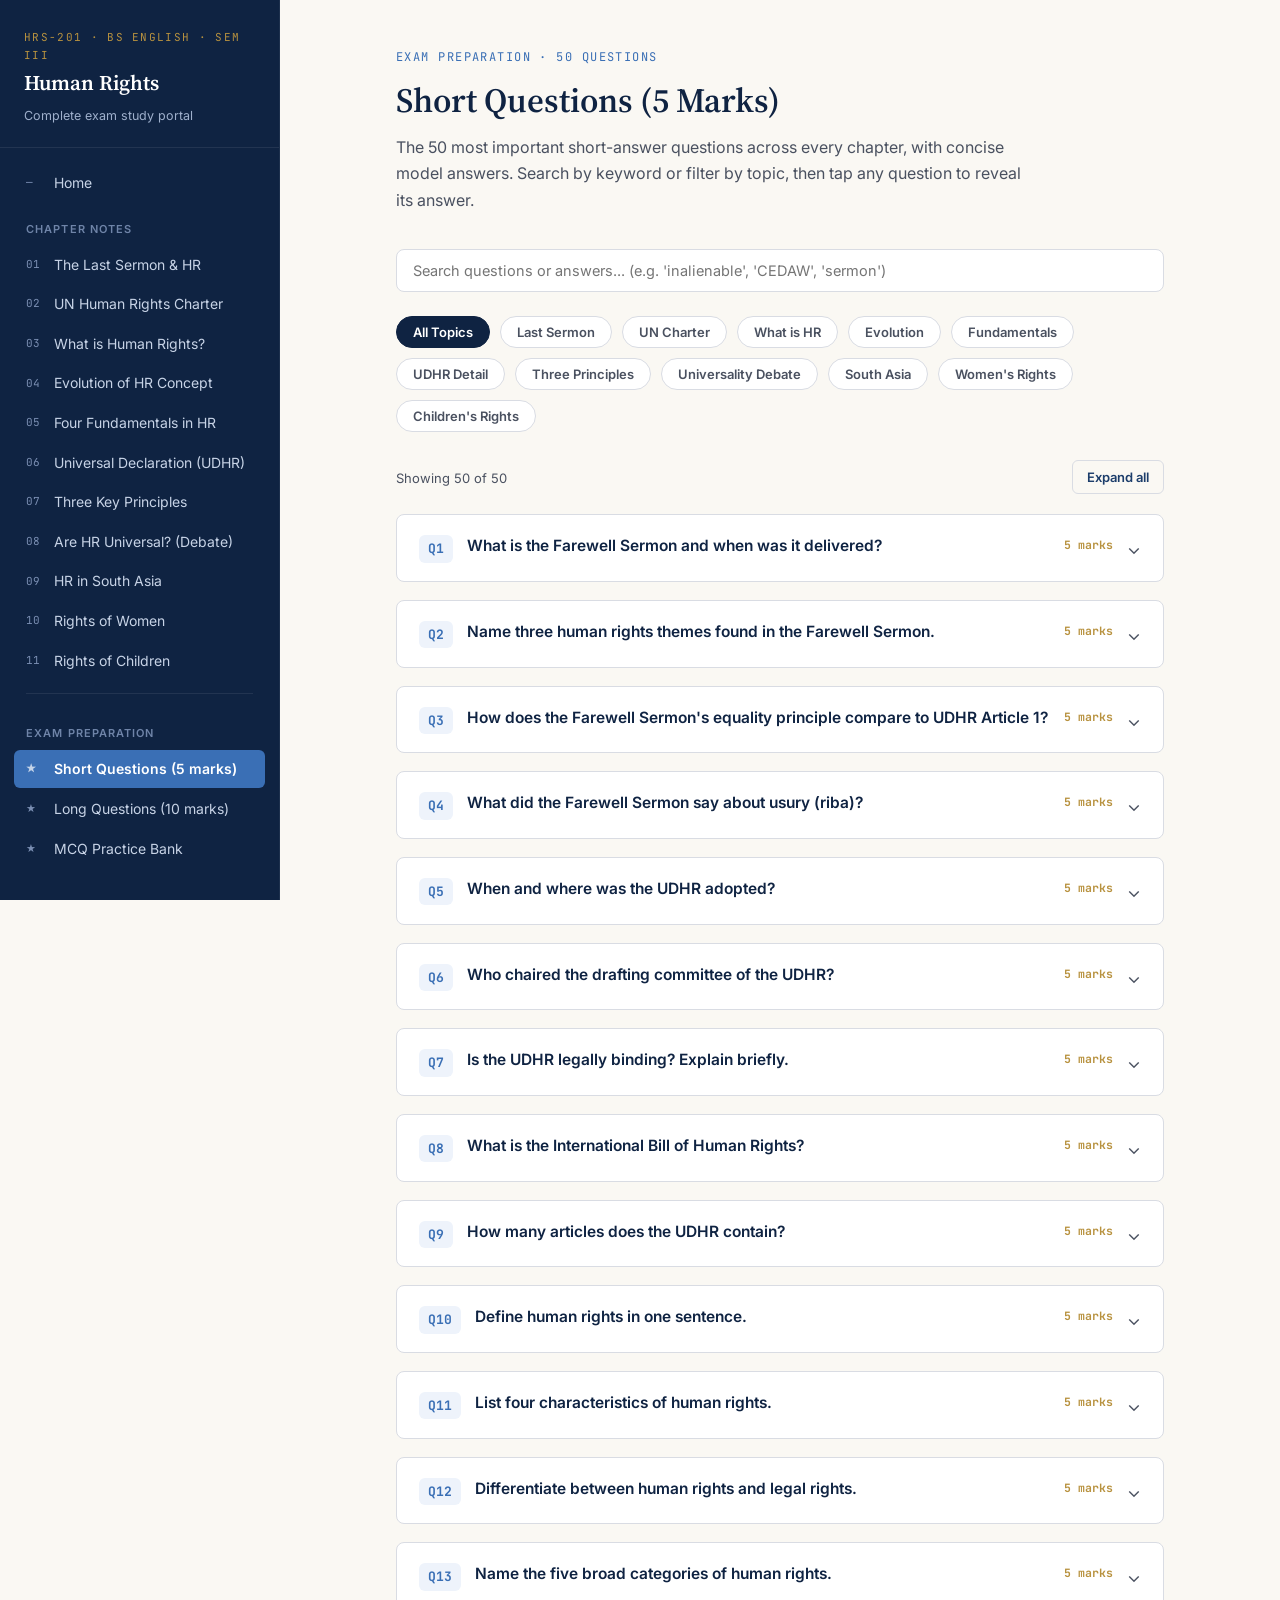
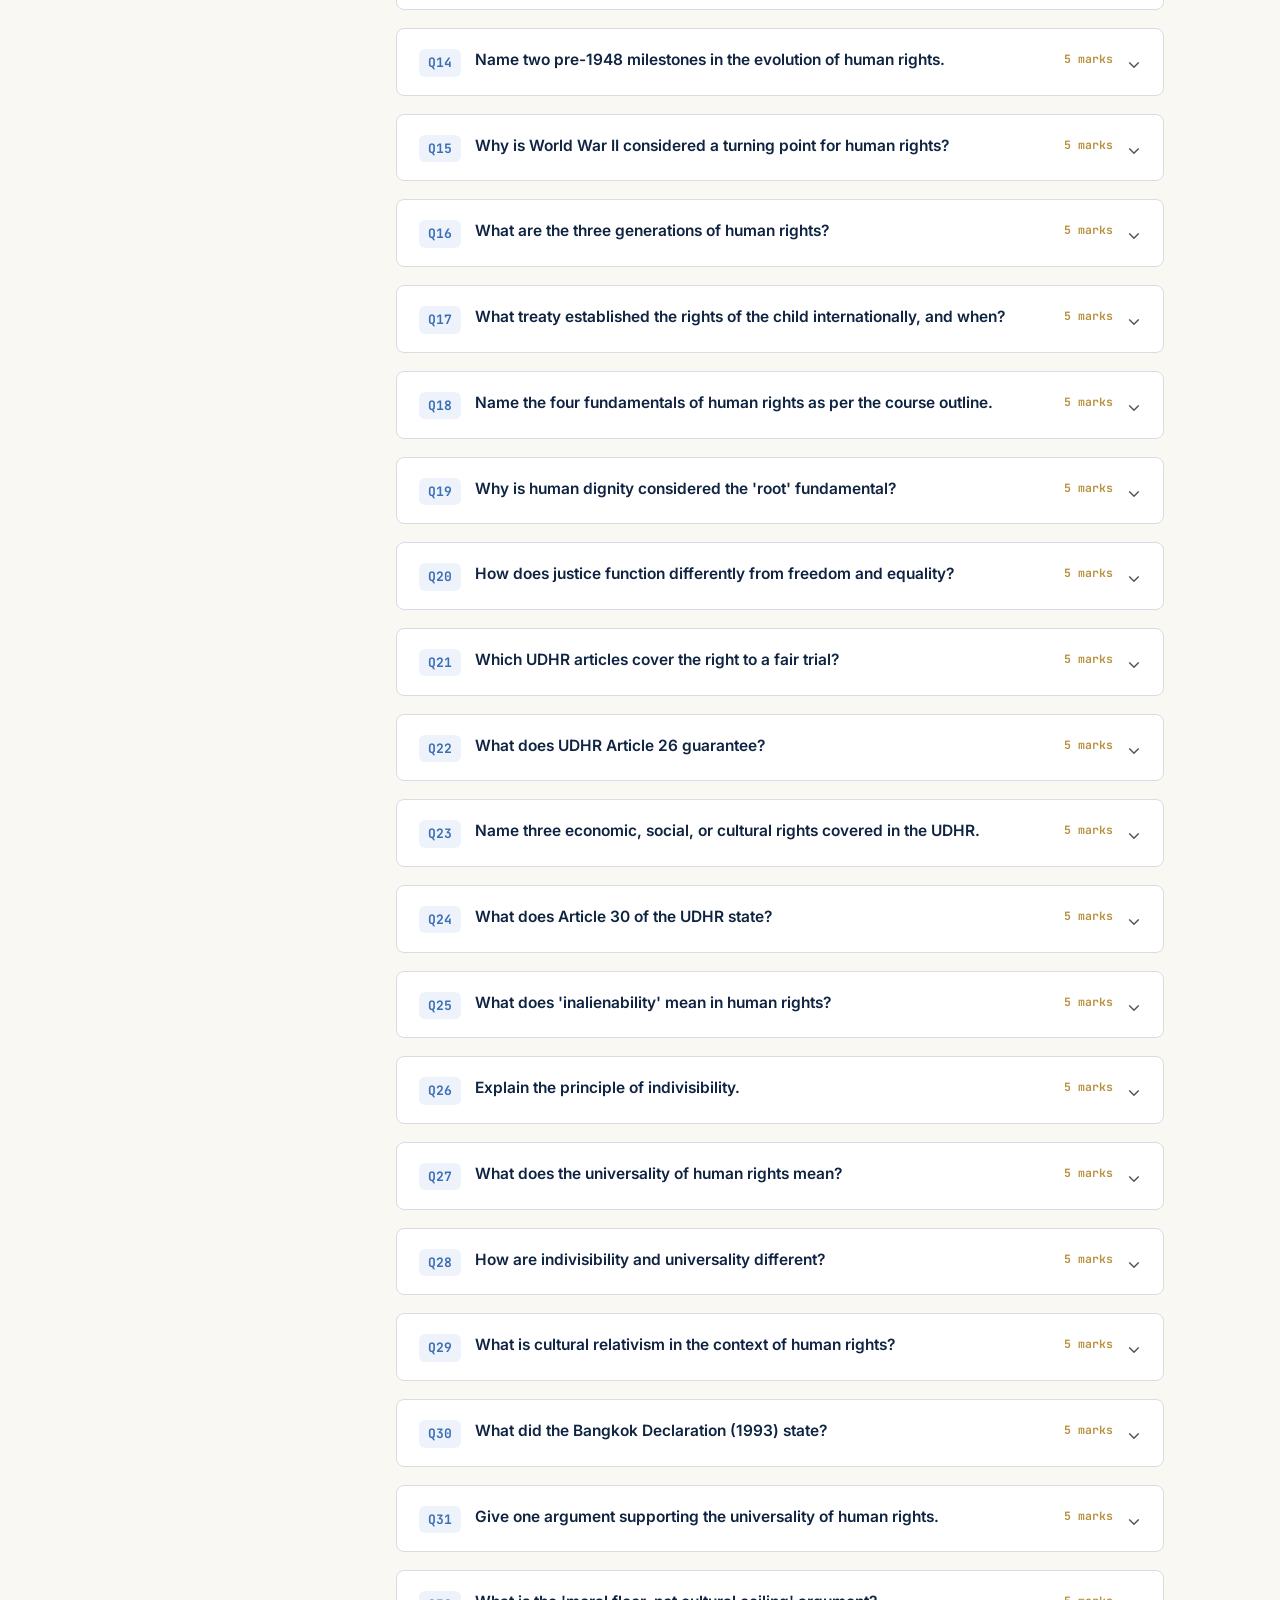
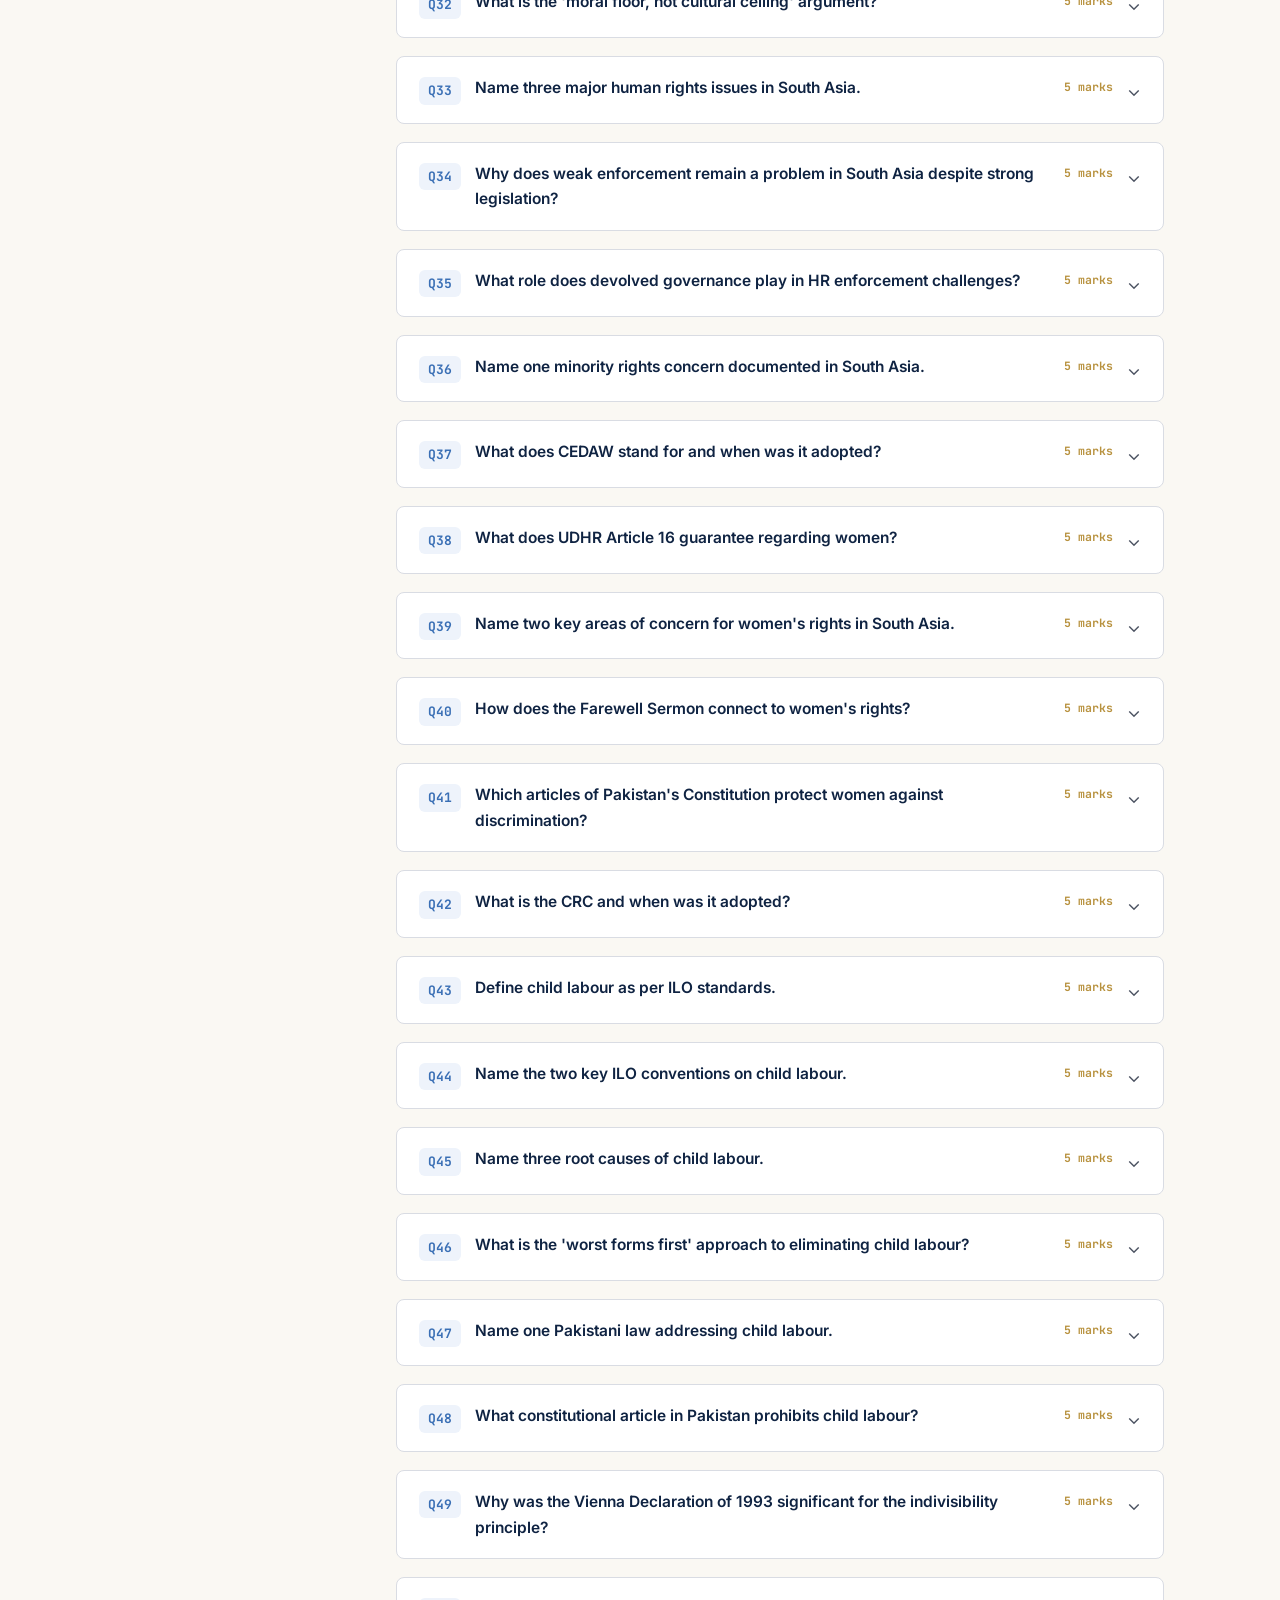
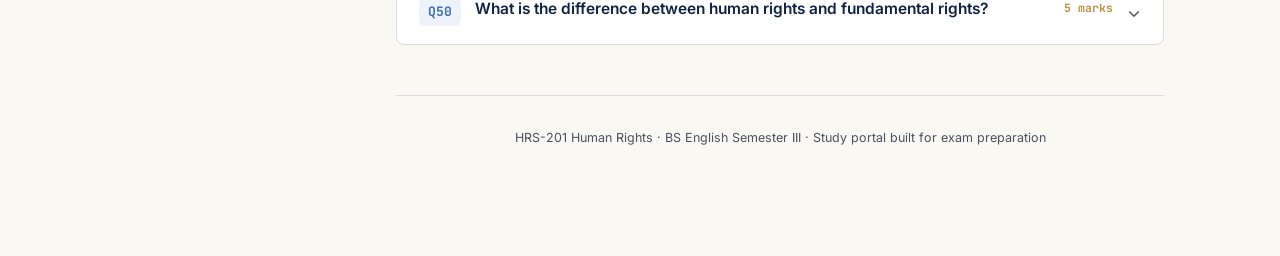
<file: short-questions.html>
<!DOCTYPE html>
<html lang="en">
<head>
<meta charset="UTF-8">
<meta name="viewport" content="width=device-width, initial-scale=1.0">
<title>Short Questions (5 Marks) — HRS-201 Human Rights</title>
<link rel="preconnect" href="https://fonts.googleapis.com">
<link href="https://fonts.googleapis.com/css2?family=Source+Serif+4:wght@400;600;700&family=Inter:wght@400;500;600;700&family=JetBrains+Mono:wght@500;700&display=swap" rel="stylesheet">
<link rel="stylesheet" href="../css/style.css">
</head>
<body>

<div class="mobile-topbar">
  <span class="mt-title">HRS-201 Human Rights</span>
  <button class="menu-btn">☰ Menu</button>
</div>

<div class="app-shell">

  <aside class="sidebar">
    <div class="sidebar-brand">
      <span class="course-code">HRS-201 · BS English · Sem III</span>
      <h1>Human Rights</h1>
      <span class="sub">Complete exam study portal</span>
    </div>
    <nav class="sidebar-nav">
      <a href="../index.html" class="nav-link"><span class="num">—</span> Home</a>
      <div class="nav-group-label">Chapter Notes</div>
      <a href="../notes/01-last-sermon.html" class="nav-link"><span class="num">01</span> The Last Sermon & HR</a>
      <a href="../notes/02-un-charter.html" class="nav-link"><span class="num">02</span> UN Human Rights Charter</a>
      <a href="../notes/03-what-is-hr.html" class="nav-link"><span class="num">03</span> What is Human Rights?</a>
      <a href="../notes/04-evolution.html" class="nav-link"><span class="num">04</span> Evolution of HR Concept</a>
      <a href="../notes/05-four-fundamentals.html" class="nav-link"><span class="num">05</span> Four Fundamentals in HR</a>
      <a href="../notes/06-udhr.html" class="nav-link"><span class="num">06</span> Universal Declaration (UDHR)</a>
      <a href="../notes/07-three-principles.html" class="nav-link"><span class="num">07</span> Three Key Principles</a>
      <a href="../notes/08-universality-debate.html" class="nav-link"><span class="num">08</span> Are HR Universal? (Debate)</a>
      <a href="../notes/09-hr-south-asia.html" class="nav-link"><span class="num">09</span> HR in South Asia</a>
      <a href="../notes/10-rights-of-women.html" class="nav-link"><span class="num">10</span> Rights of Women</a>
      <a href="../notes/11-rights-of-children.html" class="nav-link"><span class="num">11</span> Rights of Children</a>
      <div class="nav-divider"></div>
      <div class="nav-group-label">Exam Preparation</div>
      <a href="short-questions.html" class="nav-link active"><span class="num">★</span> Short Questions (5 marks)</a>
      <a href="long-questions.html" class="nav-link"><span class="num">★</span> Long Questions (10 marks)</a>
      <a href="../mcqs/mcqs.html" class="nav-link"><span class="num">★</span> MCQ Practice Bank</a>
    </nav>
  </aside>

  <main class="main-content">
    <div class="content-inner">

      <span class="page-eyebrow">Exam Preparation · 50 Questions</span>
      <h1 class="page-title">Short Questions (5 Marks)</h1>
      <p class="page-subtitle">The 50 most important short-answer questions across every chapter, with concise model answers. Search by keyword or filter by topic, then tap any question to reveal its answer.</p>

      <input type="text" class="search-box" placeholder="Search questions or answers... (e.g. 'inalienable', 'CEDAW', 'sermon')">

      <div class="filter-bar">
        <button class="filter-btn active" data-filter="all">All Topics</button>
        <button class="filter-btn" data-filter="sermon">Last Sermon</button>
        <button class="filter-btn" data-filter="uncharter">UN Charter</button>
        <button class="filter-btn" data-filter="whatishr">What is HR</button>
        <button class="filter-btn" data-filter="evolution">Evolution</button>
        <button class="filter-btn" data-filter="fundamentals">Fundamentals</button>
        <button class="filter-btn" data-filter="udhr">UDHR Detail</button>
        <button class="filter-btn" data-filter="principles">Three Principles</button>
        <button class="filter-btn" data-filter="debate">Universality Debate</button>
        <button class="filter-btn" data-filter="southasia">South Asia</button>
        <button class="filter-btn" data-filter="women">Women's Rights</button>
        <button class="filter-btn" data-filter="children">Children's Rights</button>
      </div>

      <div style="display:flex; justify-content:space-between; align-items:center;">
        <span class="results-count">Showing 50 of 50</span>
        <button class="expand-all-btn">Expand all</button>
      </div>

      
      <div class="qa-block" data-topic="sermon">
        <div class="qa-header">
          <span class="qa-num">Q1</span>
          <span class="qa-q">What is the Farewell Sermon and when was it delivered?</span>
          <span class="qa-marks">5 marks</span>
          <span class="qa-toggle">⌄</span>
        </div>
        <div class="qa-answer">The Farewell Sermon (Khutbatul Wada) was delivered by the Holy Prophet Muhammad (PBUH) on the 9th of Dhul Hijjah, 10 A.H., at Mount Arafat during his only Hajj. It is regarded as one of history's earliest comprehensive human rights charters, addressing equality, sanctity of life, and women's rights over a thousand years before the UDHR.</div>
      </div>
      <div class="qa-block" data-topic="sermon">
        <div class="qa-header">
          <span class="qa-num">Q2</span>
          <span class="qa-q">Name three human rights themes found in the Farewell Sermon.</span>
          <span class="qa-marks">5 marks</span>
          <span class="qa-toggle">⌄</span>
        </div>
        <div class="qa-answer"><ul><li>Sanctity of life and property — declared sacred and inviolable.</li><li>Equality of all human beings regardless of race, judged only by piety.</li><li>Rights of women — mutual rights and kind treatment between spouses.</li></ul></div>
      </div>
      <div class="qa-block" data-topic="sermon">
        <div class="qa-header">
          <span class="qa-num">Q3</span>
          <span class="qa-q">How does the Farewell Sermon's equality principle compare to UDHR Article 1?</span>
          <span class="qa-marks">5 marks</span>
          <span class="qa-toggle">⌄</span>
        </div>
        <div class="qa-answer">The sermon states all humans descend from one father and mother, and no Arab has superiority over a non-Arab except through piety. UDHR Article 1 similarly declares all human beings born free and equal in dignity and rights — both reject discrimination based on origin or status.</div>
      </div>
      <div class="qa-block" data-topic="sermon">
        <div class="qa-header">
          <span class="qa-num">Q4</span>
          <span class="qa-q">What did the Farewell Sermon say about usury (riba)?</span>
          <span class="qa-marks">5 marks</span>
          <span class="qa-toggle">⌄</span>
        </div>
        <div class="qa-answer">The sermon declared all pre-Islamic forms of interest-based dealing (riba) void and abolished. This reflects an early principle of economic justice, connecting to the modern right to a fair standard of living and protection from exploitative financial practices.</div>
      </div>
      <div class="qa-block" data-topic="uncharter">
        <div class="qa-header">
          <span class="qa-num">Q5</span>
          <span class="qa-q">When and where was the UDHR adopted?</span>
          <span class="qa-marks">5 marks</span>
          <span class="qa-toggle">⌄</span>
        </div>
        <div class="qa-answer">The Universal Declaration of Human Rights was adopted by the UN General Assembly on 10 December 1948 in Paris, through Resolution 217A (III), in direct response to the atrocities of World War II and the Holocaust.</div>
      </div>
      <div class="qa-block" data-topic="uncharter">
        <div class="qa-header">
          <span class="qa-num">Q6</span>
          <span class="qa-q">Who chaired the drafting committee of the UDHR?</span>
          <span class="qa-marks">5 marks</span>
          <span class="qa-toggle">⌄</span>
        </div>
        <div class="qa-answer">Eleanor Roosevelt, widow of US President Franklin D. Roosevelt, chaired the UN Commission on Human Rights' drafting committee responsible for producing the UDHR.</div>
      </div>
      <div class="qa-block" data-topic="uncharter">
        <div class="qa-header">
          <span class="qa-num">Q7</span>
          <span class="qa-q">Is the UDHR legally binding? Explain briefly.</span>
          <span class="qa-marks">5 marks</span>
          <span class="qa-toggle">⌄</span>
        </div>
        <div class="qa-answer">The UDHR itself is a declaration, not a binding treaty — it was adopted as a common standard of achievement rather than enforceable law. However, many of its principles have become customary international law, and it directly inspired binding covenants like the ICCPR and ICESCR.</div>
      </div>
      <div class="qa-block" data-topic="uncharter">
        <div class="qa-header">
          <span class="qa-num">Q8</span>
          <span class="qa-q">What is the International Bill of Human Rights?</span>
          <span class="qa-marks">5 marks</span>
          <span class="qa-toggle">⌄</span>
        </div>
        <div class="qa-answer">It refers to three documents together: the UDHR (1948), the International Covenant on Civil and Political Rights (ICCPR, 1966), and the International Covenant on Economic, Social and Cultural Rights (ICESCR, 1966) — which turned the UDHR's principles into binding treaty obligations.</div>
      </div>
      <div class="qa-block" data-topic="uncharter">
        <div class="qa-header">
          <span class="qa-num">Q9</span>
          <span class="qa-q">How many articles does the UDHR contain?</span>
          <span class="qa-marks">5 marks</span>
          <span class="qa-toggle">⌄</span>
        </div>
        <div class="qa-answer">The UDHR contains a Preamble followed by 30 Articles, covering foundational principles, civil and political rights, economic and social rights, and implementation/limitation clauses.</div>
      </div>
      <div class="qa-block" data-topic="whatishr">
        <div class="qa-header">
          <span class="qa-num">Q10</span>
          <span class="qa-q">Define human rights in one sentence.</span>
          <span class="qa-marks">5 marks</span>
          <span class="qa-toggle">⌄</span>
        </div>
        <div class="qa-answer">Human rights are the basic rights and freedoms that belong to every person from birth until death, simply by virtue of being human, regardless of nationality, sex, ethnicity, religion, or any other status.</div>
      </div>
      <div class="qa-block" data-topic="whatishr">
        <div class="qa-header">
          <span class="qa-num">Q11</span>
          <span class="qa-q">List four characteristics of human rights.</span>
          <span class="qa-marks">5 marks</span>
          <span class="qa-toggle">⌄</span>
        </div>
        <div class="qa-answer"><ul><li>Inherent — belong to a person simply for being human.</li><li>Universal — apply equally to everyone, everywhere.</li><li>Inalienable — cannot be taken away or given up.</li><li>Indivisible and interdependent — all categories of rights are equally important.</li></ul></div>
      </div>
      <div class="qa-block" data-topic="whatishr">
        <div class="qa-header">
          <span class="qa-num">Q12</span>
          <span class="qa-q">Differentiate between human rights and legal rights.</span>
          <span class="qa-marks">5 marks</span>
          <span class="qa-toggle">⌄</span>
        </div>
        <div class="qa-answer">Human rights exist independently of any country's legal system and belong to a person simply for being human. Legal rights, by contrast, are granted specifically by a country's laws and can be altered or withdrawn by that country's legislature.</div>
      </div>
      <div class="qa-block" data-topic="whatishr">
        <div class="qa-header">
          <span class="qa-num">Q13</span>
          <span class="qa-q">Name the five broad categories of human rights.</span>
          <span class="qa-marks">5 marks</span>
          <span class="qa-toggle">⌄</span>
        </div>
        <div class="qa-answer">Civil rights (life, fair trial), political rights (voting, expression), economic rights (work, property), social rights (education, health), and cultural rights (participation in cultural life, language rights).</div>
      </div>
      <div class="qa-block" data-topic="evolution">
        <div class="qa-header">
          <span class="qa-num">Q14</span>
          <span class="qa-q">Name two pre-1948 milestones in the evolution of human rights.</span>
          <span class="qa-marks">5 marks</span>
          <span class="qa-toggle">⌄</span>
        </div>
        <div class="qa-answer">The Magna Carta (1215), which limited the power of the English king and established that rulers are subject to law; and the French Declaration of the Rights of Man and of the Citizen (1789), which articulated liberty, equality, and fraternity during the Enlightenment.</div>
      </div>
      <div class="qa-block" data-topic="evolution">
        <div class="qa-header">
          <span class="qa-num">Q15</span>
          <span class="qa-q">Why is World War II considered a turning point for human rights?</span>
          <span class="qa-marks">5 marks</span>
          <span class="qa-toggle">⌄</span>
        </div>
        <div class="qa-answer">The systematic genocide of the Holocaust proved that domestic law alone could not protect human dignity, since the state itself could become the principal violator of its citizens' rights. This pushed the world toward an international framework, culminating in the UDHR in 1948.</div>
      </div>
      <div class="qa-block" data-topic="evolution">
        <div class="qa-header">
          <span class="qa-num">Q16</span>
          <span class="qa-q">What are the three generations of human rights?</span>
          <span class="qa-marks">5 marks</span>
          <span class="qa-toggle">⌄</span>
        </div>
        <div class="qa-answer">First generation: civil and political rights (liberty-oriented, from Enlightenment-era revolutions). Second generation: economic, social, and cultural rights (equality-oriented, from industrialization). Third generation: collective/solidarity rights (right to development, environment, peace).</div>
      </div>
      <div class="qa-block" data-topic="evolution">
        <div class="qa-header">
          <span class="qa-num">Q17</span>
          <span class="qa-q">What treaty established the rights of the child internationally, and when?</span>
          <span class="qa-marks">5 marks</span>
          <span class="qa-toggle">⌄</span>
        </div>
        <div class="qa-answer">The Convention on the Rights of the Child (CRC) was adopted by the UN in 1989. It is the most widely ratified human rights treaty in the world and sets out comprehensive civil, political, economic, social, and cultural rights for children.</div>
      </div>
      <div class="qa-block" data-topic="fundamentals">
        <div class="qa-header">
          <span class="qa-num">Q18</span>
          <span class="qa-q">Name the four fundamentals of human rights as per the course outline.</span>
          <span class="qa-marks">5 marks</span>
          <span class="qa-toggle">⌄</span>
        </div>
        <div class="qa-answer">Freedom, equality, justice, and human dignity — these form the philosophical foundation on which the entire human rights framework rests.</div>
      </div>
      <div class="qa-block" data-topic="fundamentals">
        <div class="qa-header">
          <span class="qa-num">Q19</span>
          <span class="qa-q">Why is human dignity considered the 'root' fundamental?</span>
          <span class="qa-marks">5 marks</span>
          <span class="qa-toggle">⌄</span>
        </div>
        <div class="qa-answer">Human dignity refers to the inherent worth of every person simply because they are human. It is mentioned in the very first line of the UDHR's Preamble, and freedom, equality, and justice all exist as mechanisms to protect and express this underlying dignity.</div>
      </div>
      <div class="qa-block" data-topic="fundamentals">
        <div class="qa-header">
          <span class="qa-num">Q20</span>
          <span class="qa-q">How does justice function differently from freedom and equality?</span>
          <span class="qa-marks">5 marks</span>
          <span class="qa-toggle">⌄</span>
        </div>
        <div class="qa-answer">Freedom and equality describe what a person is entitled to (liberty to act, and equal treatment), while justice is the enforcement mechanism — fair trial, legal remedy, and proportional consequences — that protects freedom and equality when they are violated.</div>
      </div>
      <div class="qa-block" data-topic="udhr">
        <div class="qa-header">
          <span class="qa-num">Q21</span>
          <span class="qa-q">Which UDHR articles cover the right to a fair trial?</span>
          <span class="qa-marks">5 marks</span>
          <span class="qa-toggle">⌄</span>
        </div>
        <div class="qa-answer">Articles 9, 10, and 11 of the UDHR cover this area: freedom from arbitrary arrest (Art. 9), right to a fair public trial (Art. 10), and the presumption of innocence (Art. 11).</div>
      </div>
      <div class="qa-block" data-topic="udhr">
        <div class="qa-header">
          <span class="qa-num">Q22</span>
          <span class="qa-q">What does UDHR Article 26 guarantee?</span>
          <span class="qa-marks">5 marks</span>
          <span class="qa-toggle">⌄</span>
        </div>
        <div class="qa-answer">Article 26 guarantees the right to education, including free and compulsory education at the elementary stage, and the principle that education should be directed toward the full development of the human personality.</div>
      </div>
      <div class="qa-block" data-topic="udhr">
        <div class="qa-header">
          <span class="qa-num">Q23</span>
          <span class="qa-q">Name three economic, social, or cultural rights covered in the UDHR.</span>
          <span class="qa-marks">5 marks</span>
          <span class="qa-toggle">⌄</span>
        </div>
        <div class="qa-answer">The right to social security (Art. 22), the right to work and fair wages (Art. 23), and the right to an adequate standard of living (Art. 25).</div>
      </div>
      <div class="qa-block" data-topic="udhr">
        <div class="qa-header">
          <span class="qa-num">Q24</span>
          <span class="qa-q">What does Article 30 of the UDHR state?</span>
          <span class="qa-marks">5 marks</span>
          <span class="qa-toggle">⌄</span>
        </div>
        <div class="qa-answer">Article 30 states that nothing in the Declaration may be interpreted as permitting any state, group, or person to engage in any activity aimed at destroying any of the rights and freedoms set forth in it.</div>
      </div>
      <div class="qa-block" data-topic="principles">
        <div class="qa-header">
          <span class="qa-num">Q25</span>
          <span class="qa-q">What does 'inalienability' mean in human rights?</span>
          <span class="qa-marks">5 marks</span>
          <span class="qa-toggle">⌄</span>
        </div>
        <div class="qa-answer">Inalienability means human rights are unconditional — they do not have to be bought, inherited, or earned, and they cannot be taken away, renounced, or transferred, regardless of a person's conduct.</div>
      </div>
      <div class="qa-block" data-topic="principles">
        <div class="qa-header">
          <span class="qa-num">Q26</span>
          <span class="qa-q">Explain the principle of indivisibility.</span>
          <span class="qa-marks">5 marks</span>
          <span class="qa-toggle">⌄</span>
        </div>
        <div class="qa-answer">Indivisibility means all human rights — civil, political, economic, social, and cultural — carry equal status, with none superior to another. The enjoyment of one right is often connected to the enjoyment of others (interdependence).</div>
      </div>
      <div class="qa-block" data-topic="principles">
        <div class="qa-header">
          <span class="qa-num">Q27</span>
          <span class="qa-q">What does the universality of human rights mean?</span>
          <span class="qa-marks">5 marks</span>
          <span class="qa-toggle">⌄</span>
        </div>
        <div class="qa-answer">Universality means human rights apply to every person, everywhere, simply because they are human, regardless of nationality, place of residence, gender, ethnicity, religion, or political belief, as stated in UDHR Article 1.</div>
      </div>
      <div class="qa-block" data-topic="principles">
        <div class="qa-header">
          <span class="qa-num">Q28</span>
          <span class="qa-q">How are indivisibility and universality different?</span>
          <span class="qa-marks">5 marks</span>
          <span class="qa-toggle">⌄</span>
        </div>
        <div class="qa-answer">Universality concerns who rights apply to (everyone, everywhere), while indivisibility concerns the relationship between different rights (all rights are equally important; none takes priority over another).</div>
      </div>
      <div class="qa-block" data-topic="debate">
        <div class="qa-header">
          <span class="qa-num">Q29</span>
          <span class="qa-q">What is cultural relativism in the context of human rights?</span>
          <span class="qa-marks">5 marks</span>
          <span class="qa-toggle">⌄</span>
        </div>
        <div class="qa-answer">Cultural relativism is the argument that human rights frameworks reflect specifically Western liberal philosophy, and may not adequately fit non-Western cultural, religious, or social contexts, challenging the claim that human rights are truly universal.</div>
      </div>
      <div class="qa-block" data-topic="debate">
        <div class="qa-header">
          <span class="qa-num">Q30</span>
          <span class="qa-q">What did the Bangkok Declaration (1993) state?</span>
          <span class="qa-marks">5 marks</span>
          <span class="qa-toggle">⌄</span>
        </div>
        <div class="qa-answer">Asian states affirmed their commitment to human rights as interdependent and indivisible while simultaneously stressing sovereignty, non-interference, and prioritising economic and developmental rights — reflecting discomfort with how universality is sometimes applied.</div>
      </div>
      <div class="qa-block" data-topic="debate">
        <div class="qa-header">
          <span class="qa-num">Q31</span>
          <span class="qa-q">Give one argument supporting the universality of human rights.</span>
          <span class="qa-marks">5 marks</span>
          <span class="qa-toggle">⌄</span>
        </div>
        <div class="qa-answer">Concepts resembling human rights appear independently across multiple cultures and eras — for example, the Farewell Sermon's emphasis on equality and the Magna Carta's limits on rulers — suggesting shared underlying values that transcend any single culture.</div>
      </div>
      <div class="qa-block" data-topic="debate">
        <div class="qa-header">
          <span class="qa-num">Q32</span>
          <span class="qa-q">What is the 'moral floor, not cultural ceiling' argument?</span>
          <span class="qa-marks">5 marks</span>
          <span class="qa-toggle">⌄</span>
        </div>
        <div class="qa-answer">This argument holds that universality only sets a minimum floor of protection (such as no torture, no slavery) within which diverse cultural practices can still exist, rather than requiring the erasure of all cultural diversity.</div>
      </div>
      <div class="qa-block" data-topic="southasia">
        <div class="qa-header">
          <span class="qa-num">Q33</span>
          <span class="qa-q">Name three major human rights issues in South Asia.</span>
          <span class="qa-marks">5 marks</span>
          <span class="qa-toggle">⌄</span>
        </div>
        <div class="qa-answer">Poverty undermining economic rights, gender-based discrimination against women, and persistent child labour despite ratified international conventions.</div>
      </div>
      <div class="qa-block" data-topic="southasia">
        <div class="qa-header">
          <span class="qa-num">Q34</span>
          <span class="qa-q">Why does weak enforcement remain a problem in South Asia despite strong legislation?</span>
          <span class="qa-marks">5 marks</span>
          <span class="qa-toggle">⌄</span>
        </div>
        <div class="qa-answer">Many South Asian states have ratified major treaties and passed domestic laws, but enforcement is inconsistent due to under-resourced labour inspectorates, slow judicial processes, and limited institutional capacity at the provincial or local level.</div>
      </div>
      <div class="qa-block" data-topic="southasia">
        <div class="qa-header">
          <span class="qa-num">Q35</span>
          <span class="qa-q">What role does devolved governance play in HR enforcement challenges?</span>
          <span class="qa-marks">5 marks</span>
          <span class="qa-toggle">⌄</span>
        </div>
        <div class="qa-answer">After constitutional amendments shifting responsibility for social sectors to provinces (e.g. Pakistan's 18th Amendment), implementation has become uneven across regions, since provincial capacity and political will vary significantly.</div>
      </div>
      <div class="qa-block" data-topic="southasia">
        <div class="qa-header">
          <span class="qa-num">Q36</span>
          <span class="qa-q">Name one minority rights concern documented in South Asia.</span>
          <span class="qa-marks">5 marks</span>
          <span class="qa-toggle">⌄</span>
        </div>
        <div class="qa-answer">Religious and ethnic minorities in parts of the region face barriers to equal access to education and public employment — for example, some minority communities reportedly encounter denial of school enrolment in parts of Pakistan due to religious identity.</div>
      </div>
      <div class="qa-block" data-topic="women">
        <div class="qa-header">
          <span class="qa-num">Q37</span>
          <span class="qa-q">What does CEDAW stand for and when was it adopted?</span>
          <span class="qa-marks">5 marks</span>
          <span class="qa-toggle">⌄</span>
        </div>
        <div class="qa-answer">CEDAW is the Convention on the Elimination of All Forms of Discrimination Against Women, adopted in 1979. It is the most comprehensive treaty dedicated to women's rights, often called an international 'bill of rights for women.'</div>
      </div>
      <div class="qa-block" data-topic="women">
        <div class="qa-header">
          <span class="qa-num">Q38</span>
          <span class="qa-q">What does UDHR Article 16 guarantee regarding women?</span>
          <span class="qa-marks">5 marks</span>
          <span class="qa-toggle">⌄</span>
        </div>
        <div class="qa-answer">Article 16 guarantees equal rights for men and women in marriage, during marriage, and at its dissolution — establishing equality within the family unit as a human rights matter.</div>
      </div>
      <div class="qa-block" data-topic="women">
        <div class="qa-header">
          <span class="qa-num">Q39</span>
          <span class="qa-q">Name two key areas of concern for women's rights in South Asia.</span>
          <span class="qa-marks">5 marks</span>
          <span class="qa-toggle">⌄</span>
        </div>
        <div class="qa-answer">Education (persistent gender gaps in literacy and enrolment) and political participation (underrepresentation in senior decision-making roles despite quota systems).</div>
      </div>
      <div class="qa-block" data-topic="women">
        <div class="qa-header">
          <span class="qa-num">Q40</span>
          <span class="qa-q">How does the Farewell Sermon connect to women's rights?</span>
          <span class="qa-marks">5 marks</span>
          <span class="qa-toggle">⌄</span>
        </div>
        <div class="qa-answer">The sermon instructed believers to treat women with kindness and recognised mutual rights between spouses, supporting the argument that respect for women's rights is consistent with, not foreign to, local religious tradition.</div>
      </div>
      <div class="qa-block" data-topic="women">
        <div class="qa-header">
          <span class="qa-num">Q41</span>
          <span class="qa-q">Which articles of Pakistan's Constitution protect women against discrimination?</span>
          <span class="qa-marks">5 marks</span>
          <span class="qa-toggle">⌄</span>
        </div>
        <div class="qa-answer">Article 25 guarantees equality of citizens, Article 26 prohibits sex-based discrimination in access to public places, and Article 27 prohibits discrimination in employment in the service of Pakistan.</div>
      </div>
      <div class="qa-block" data-topic="children">
        <div class="qa-header">
          <span class="qa-num">Q42</span>
          <span class="qa-q">What is the CRC and when was it adopted?</span>
          <span class="qa-marks">5 marks</span>
          <span class="qa-toggle">⌄</span>
        </div>
        <div class="qa-answer">The Convention on the Rights of the Child (CRC) was adopted in 1989. It is the most widely ratified human rights treaty in the world, setting out comprehensive rights for individuals under 18.</div>
      </div>
      <div class="qa-block" data-topic="children">
        <div class="qa-header">
          <span class="qa-num">Q43</span>
          <span class="qa-q">Define child labour as per ILO standards.</span>
          <span class="qa-marks">5 marks</span>
          <span class="qa-toggle">⌄</span>
        </div>
        <div class="qa-answer">Child labour is work that deprives children of their childhood, potential, and dignity, and is harmful to their physical and mental development — typically involving children below the minimum legal working age, or hazardous work regardless of age.</div>
      </div>
      <div class="qa-block" data-topic="children">
        <div class="qa-header">
          <span class="qa-num">Q44</span>
          <span class="qa-q">Name the two key ILO conventions on child labour.</span>
          <span class="qa-marks">5 marks</span>
          <span class="qa-toggle">⌄</span>
        </div>
        <div class="qa-answer">The Minimum Age Convention (No. 138, 1973), setting the general minimum employment age at 15 (or 14 in some developing countries), and the Worst Forms of Child Labour Convention (No. 182, 1999), banning slavery, trafficking, and hazardous work.</div>
      </div>
      <div class="qa-block" data-topic="children">
        <div class="qa-header">
          <span class="qa-num">Q45</span>
          <span class="qa-q">Name three root causes of child labour.</span>
          <span class="qa-marks">5 marks</span>
          <span class="qa-toggle">⌄</span>
        </div>
        <div class="qa-answer"><ul><li>Household poverty — families depend on children's earnings for survival.</li><li>Lack of access to education — underfunded schools and distance push children toward work.</li><li>Weak law enforcement — under-resourced labour inspectorates fail to prevent violations.</li></ul></div>
      </div>
      <div class="qa-block" data-topic="children">
        <div class="qa-header">
          <span class="qa-num">Q46</span>
          <span class="qa-q">What is the 'worst forms first' approach to eliminating child labour?</span>
          <span class="qa-marks">5 marks</span>
          <span class="qa-toggle">⌄</span>
        </div>
        <div class="qa-answer">It is the internationally accepted strategy of prioritising the elimination of the most hazardous and exploitative forms of child labour immediately, while pursuing the broader elimination of all child labour through poverty reduction and expanded education access.</div>
      </div>
      <div class="qa-block" data-topic="children">
        <div class="qa-header">
          <span class="qa-num">Q47</span>
          <span class="qa-q">Name one Pakistani law addressing child labour.</span>
          <span class="qa-marks">5 marks</span>
          <span class="qa-toggle">⌄</span>
        </div>
        <div class="qa-answer">The Employment of Children Act, 1991, which makes it illegal for children under 14 to work in specified occupations.</div>
      </div>
      <div class="qa-block" data-topic="children">
        <div class="qa-header">
          <span class="qa-num">Q48</span>
          <span class="qa-q">What constitutional article in Pakistan prohibits child labour?</span>
          <span class="qa-marks">5 marks</span>
          <span class="qa-toggle">⌄</span>
        </div>
        <div class="qa-answer">Article 11 of Pakistan's Constitution prohibits all forms of forced labour, including child labour.</div>
      </div>
      <div class="qa-block" data-topic="principles">
        <div class="qa-header">
          <span class="qa-num">Q49</span>
          <span class="qa-q">Why was the Vienna Declaration of 1993 significant for the indivisibility principle?</span>
          <span class="qa-marks">5 marks</span>
          <span class="qa-toggle">⌄</span>
        </div>
        <div class="qa-answer">It formally reaffirmed that civil/political rights and economic/social/cultural rights are equally important and indivisible, resolving the Cold War-era split where Western and Soviet-bloc states had emphasised different categories of rights.</div>
      </div>
      <div class="qa-block" data-topic="whatishr">
        <div class="qa-header">
          <span class="qa-num">Q50</span>
          <span class="qa-q">What is the difference between human rights and fundamental rights?</span>
          <span class="qa-marks">5 marks</span>
          <span class="qa-toggle">⌄</span>
        </div>
        <div class="qa-answer">Fundamental rights are the domestic legal expression of human rights within a particular country's constitution (e.g. Pakistan's Articles 8–28), while human rights exist as a broader international concept independent of any single country's legal framework.</div>
      </div>

      <div class="site-footer">HRS-201 Human Rights · BS English Semester III · Study portal built for exam preparation</div>
    </div>
  </main>
</div>

<script src="../js/main.js"></script>
</body>
</html>
</file>
<file: css/style.css>
/* ============================================================
   HRS-201 Human Rights — Study Portal
   Design tokens: clean academic, navy + parchment-white, serif/sans pairing
   ============================================================ */

:root {
  /* Color palette */
  --navy-900: #0f2342;
  --navy-700: #1c3d6b;
  --navy-500: #2d5694;
  --blue-accent: #3a6fb5;
  --gold-accent: #b8923f;
  --paper: #faf8f3;
  --paper-card: #ffffff;
  --ink: #1a1d23;
  --ink-soft: #4a5160;
  --line: #d9dce3;
  --line-soft: #e8eaf0;
  --success: #2f7d4f;
  --danger: #b3432f;

  /* Type */
  --font-display: "Source Serif 4", "Georgia", serif;
  --font-body: "Inter", -apple-system, "Segoe UI", sans-serif;
  --font-mono: "JetBrains Mono", "Courier New", monospace;

  /* Layout */
  --sidebar-w: 280px;
  --radius: 6px;
  --shadow-card: 0 1px 3px rgba(15, 35, 66, 0.08), 0 1px 2px rgba(15, 35, 66, 0.06);
  --shadow-lift: 0 8px 24px rgba(15, 35, 66, 0.12);
}

* { box-sizing: border-box; }

html, body {
  margin: 0;
  padding: 0;
  background: var(--paper);
  color: var(--ink);
  font-family: var(--font-body);
  font-size: 16px;
  line-height: 1.65;
  scroll-behavior: smooth;
}

/* ============== Layout shell ============== */

.app-shell {
  display: flex;
  min-height: 100vh;
}

/* ============== Sidebar ============== */

.sidebar {
  width: var(--sidebar-w);
  flex-shrink: 0;
  background: var(--navy-900);
  color: #e8edf5;
  position: fixed;
  top: 0;
  left: 0;
  height: 100vh;
  overflow-y: auto;
  z-index: 100;
  border-right: 1px solid rgba(255,255,255,0.06);
}

.sidebar::-webkit-scrollbar { width: 6px; }
.sidebar::-webkit-scrollbar-thumb { background: rgba(255,255,255,0.15); border-radius: 4px; }

.sidebar-brand {
  padding: 28px 24px 20px;
  border-bottom: 1px solid rgba(255,255,255,0.08);
}

.sidebar-brand .course-code {
  font-family: var(--font-mono);
  font-size: 11px;
  letter-spacing: 0.12em;
  color: var(--gold-accent);
  text-transform: uppercase;
  display: block;
  margin-bottom: 6px;
}

.sidebar-brand h1 {
  font-family: var(--font-display);
  font-size: 21px;
  font-weight: 600;
  margin: 0 0 4px;
  line-height: 1.25;
  color: #fff;
}

.sidebar-brand .sub {
  font-size: 12.5px;
  color: #9fb0cc;
}

.sidebar-nav {
  padding: 16px 14px 40px;
}

.nav-group {
  margin-bottom: 4px;
}

.nav-group-label {
  font-size: 11px;
  text-transform: uppercase;
  letter-spacing: 0.1em;
  color: #6f84a8;
  padding: 16px 12px 8px;
  font-weight: 600;
}

.nav-link {
  display: flex;
  align-items: center;
  gap: 10px;
  padding: 9px 12px;
  border-radius: var(--radius);
  color: #c7d3e6;
  text-decoration: none;
  font-size: 14px;
  margin-bottom: 2px;
  transition: background 0.15s ease, color 0.15s ease;
  line-height: 1.4;
}

.nav-link:hover {
  background: rgba(255,255,255,0.06);
  color: #fff;
}

.nav-link.active {
  background: var(--blue-accent);
  color: #fff;
  font-weight: 600;
}

.nav-link .num {
  font-family: var(--font-mono);
  font-size: 11px;
  color: #7b8fb3;
  min-width: 18px;
}

.nav-link.active .num { color: rgba(255,255,255,0.7); }

.nav-divider {
  height: 1px;
  background: rgba(255,255,255,0.08);
  margin: 14px 12px;
}

/* ============== Main content ============== */

.main-content {
  margin-left: var(--sidebar-w);
  flex: 1;
  min-width: 0;
  padding: 0;
}

.content-inner {
  max-width: 880px;
  margin: 0 auto;
  padding: 48px 56px 100px;
}

/* Mobile nav toggle */
.mobile-topbar {
  display: none;
  position: sticky;
  top: 0;
  z-index: 90;
  background: var(--navy-900);
  color: #fff;
  padding: 14px 18px;
  align-items: center;
  justify-content: space-between;
}

.mobile-topbar .mt-title {
  font-family: var(--font-display);
  font-size: 16px;
}

.menu-btn {
  background: none;
  border: 1px solid rgba(255,255,255,0.25);
  color: #fff;
  border-radius: var(--radius);
  padding: 7px 10px;
  cursor: pointer;
  font-size: 14px;
}

/* ============== Typography ============== */

h1, h2, h3, h4 {
  font-family: var(--font-display);
  color: var(--navy-900);
  font-weight: 600;
  line-height: 1.3;
}

.page-eyebrow {
  font-family: var(--font-mono);
  font-size: 12px;
  letter-spacing: 0.12em;
  text-transform: uppercase;
  color: var(--blue-accent);
  margin-bottom: 10px;
  display: block;
}

.page-title {
  font-size: 34px;
  margin: 0 0 12px;
}

.page-subtitle {
  font-size: 16px;
  color: var(--ink-soft);
  margin: 0 0 36px;
  max-width: 640px;
}

h2.section-heading {
  font-size: 23px;
  margin: 44px 0 16px;
  padding-bottom: 10px;
  border-bottom: 2px solid var(--line);
  position: relative;
}

h2.section-heading::after {
  content: "";
  position: absolute;
  left: 0;
  bottom: -2px;
  width: 56px;
  height: 2px;
  background: var(--gold-accent);
}

h3.sub-heading {
  font-size: 18px;
  margin: 28px 0 12px;
  color: var(--navy-700);
}

p { margin: 0 0 16px; color: var(--ink); }
strong { color: var(--navy-900); }

a { color: var(--blue-accent); }

ul, ol { padding-left: 22px; margin: 0 0 16px; }
li { margin-bottom: 8px; }

/* ============== Cards / Home grid ============== */

.home-hero {
  background: linear-gradient(135deg, var(--navy-900), var(--navy-700));
  color: #fff;
  padding: 56px 56px 64px;
  margin: -48px -56px 40px;
  position: relative;
  overflow: hidden;
}

.home-hero::before {
  content: "";
  position: absolute;
  right: -60px;
  top: -60px;
  width: 280px;
  height: 280px;
  border: 1px solid rgba(255,255,255,0.08);
  border-radius: 50%;
}

.home-hero::after {
  content: "";
  position: absolute;
  right: 20px;
  top: 40px;
  width: 180px;
  height: 180px;
  border: 1px solid rgba(255,255,255,0.06);
  border-radius: 50%;
}

.home-hero .he-code {
  font-family: var(--font-mono);
  font-size: 12px;
  letter-spacing: 0.15em;
  color: var(--gold-accent);
  text-transform: uppercase;
  position: relative;
  z-index: 1;
}

.home-hero h1 {
  color: #fff;
  font-size: 40px;
  margin: 10px 0 14px;
  position: relative;
  z-index: 1;
  max-width: 560px;
}

.home-hero p {
  color: #c7d3e6;
  max-width: 520px;
  font-size: 15.5px;
  position: relative;
  z-index: 1;
}

.stat-row {
  display: flex;
  gap: 32px;
  margin-top: 28px;
  position: relative;
  z-index: 1;
}

.stat-item .stat-num {
  font-family: var(--font-display);
  font-size: 28px;
  font-weight: 600;
  color: #fff;
  display: block;
}

.stat-item .stat-label {
  font-size: 12px;
  color: #9fb0cc;
  text-transform: uppercase;
  letter-spacing: 0.06em;
}

.card-grid {
  display: grid;
  grid-template-columns: repeat(auto-fit, minmax(250px, 1fr));
  gap: 18px;
  margin-bottom: 12px;
}

.resource-card {
  background: var(--paper-card);
  border: 1px solid var(--line);
  border-radius: 8px;
  padding: 22px 22px 20px;
  text-decoration: none;
  color: var(--ink);
  display: block;
  transition: transform 0.15s ease, box-shadow 0.15s ease, border-color 0.15s ease;
  position: relative;
}

.resource-card:hover {
  transform: translateY(-2px);
  box-shadow: var(--shadow-lift);
  border-color: var(--blue-accent);
}

.resource-card .rc-icon {
  width: 38px;
  height: 38px;
  border-radius: 8px;
  display: flex;
  align-items: center;
  justify-content: center;
  font-size: 18px;
  margin-bottom: 14px;
  background: var(--navy-900);
  color: #fff;
}

.resource-card h3 {
  font-size: 17px;
  margin: 0 0 6px;
  color: var(--navy-900);
}

.resource-card p {
  font-size: 13.5px;
  color: var(--ink-soft);
  margin: 0;
}

.resource-card .rc-count {
  position: absolute;
  top: 22px;
  right: 22px;
  font-family: var(--font-mono);
  font-size: 12px;
  color: var(--blue-accent);
  background: #eef3fb;
  padding: 3px 9px;
  border-radius: 20px;
}

/* ============== Chapter list (notes home) ============== */

.chapter-list {
  display: flex;
  flex-direction: column;
  gap: 10px;
}

.chapter-row {
  display: flex;
  align-items: center;
  gap: 16px;
  background: var(--paper-card);
  border: 1px solid var(--line);
  border-radius: 8px;
  padding: 16px 20px;
  text-decoration: none;
  color: var(--ink);
  transition: border-color 0.15s ease, background 0.15s ease;
}

.chapter-row:hover {
  border-color: var(--blue-accent);
  background: #f7faff;
}

.chapter-row .ch-num {
  font-family: var(--font-display);
  font-size: 22px;
  color: var(--line);
  font-weight: 600;
  min-width: 34px;
}

.chapter-row:hover .ch-num { color: var(--blue-accent); }

.chapter-row .ch-text { flex: 1; }

.chapter-row .ch-title {
  font-weight: 600;
  font-size: 15.5px;
  color: var(--navy-900);
  display: block;
  margin-bottom: 2px;
}

.chapter-row .ch-desc {
  font-size: 13px;
  color: var(--ink-soft);
}

.chapter-row .ch-arrow {
  color: var(--blue-accent);
  font-size: 18px;
}

/* ============== Note content blocks ============== */

.definition-box {
  background: #f7faff;
  border-left: 4px solid var(--blue-accent);
  border-radius: 0 8px 8px 0;
  padding: 16px 20px;
  margin: 18px 0 24px;
}

.definition-box .db-label {
  font-family: var(--font-mono);
  font-size: 11px;
  letter-spacing: 0.08em;
  text-transform: uppercase;
  color: var(--blue-accent);
  font-weight: 700;
  display: block;
  margin-bottom: 6px;
}

.highlight-box {
  background: #fdf8ee;
  border-left: 4px solid var(--gold-accent);
  border-radius: 0 8px 8px 0;
  padding: 16px 20px;
  margin: 18px 0 24px;
}

.highlight-box .hb-label {
  font-family: var(--font-mono);
  font-size: 11px;
  letter-spacing: 0.08em;
  text-transform: uppercase;
  color: var(--gold-accent);
  font-weight: 700;
  display: block;
  margin-bottom: 6px;
}

.exam-tag {
  display: inline-flex;
  align-items: center;
  gap: 5px;
  background: var(--navy-900);
  color: #fff;
  font-size: 11px;
  font-weight: 600;
  padding: 3px 10px;
  border-radius: 20px;
  font-family: var(--font-mono);
  letter-spacing: 0.04em;
  margin-bottom: 14px;
}

.exam-tag.high { background: var(--danger); }
.exam-tag.med { background: var(--gold-accent); }

table.notes-table {
  width: 100%;
  border-collapse: collapse;
  margin: 18px 0 26px;
  font-size: 14.5px;
}

table.notes-table th {
  background: var(--navy-900);
  color: #fff;
  text-align: left;
  padding: 10px 14px;
  font-weight: 600;
  font-size: 13px;
}

table.notes-table td {
  padding: 10px 14px;
  border-bottom: 1px solid var(--line-soft);
}

table.notes-table tr:nth-child(even) td { background: #f9fafc; }

.note-nav-footer {
  display: flex;
  justify-content: space-between;
  margin-top: 56px;
  padding-top: 24px;
  border-top: 1px solid var(--line);
  gap: 16px;
}

.nf-link {
  flex: 1;
  text-decoration: none;
  padding: 14px 18px;
  border: 1px solid var(--line);
  border-radius: 8px;
  color: var(--ink);
  transition: border-color 0.15s ease;
}

.nf-link:hover { border-color: var(--blue-accent); }

.nf-link.next { text-align: right; }

.nf-link .nf-label {
  display: block;
  font-size: 11px;
  text-transform: uppercase;
  letter-spacing: 0.06em;
  color: var(--ink-soft);
  margin-bottom: 4px;
}

.nf-link .nf-title { font-weight: 600; color: var(--navy-900); font-size: 14px; }

/* ============== Questions (short/long) ============== */

.qa-block {
  background: var(--paper-card);
  border: 1px solid var(--line);
  border-radius: 8px;
  margin-bottom: 18px;
  overflow: hidden;
}

.qa-header {
  display: flex;
  align-items: flex-start;
  gap: 14px;
  padding: 18px 22px;
  cursor: pointer;
  user-select: none;
}

.qa-header .qa-num {
  font-family: var(--font-mono);
  font-size: 13px;
  color: var(--blue-accent);
  font-weight: 700;
  background: #eef3fb;
  border-radius: 6px;
  padding: 3px 9px;
  flex-shrink: 0;
  margin-top: 2px;
}

.qa-header .qa-q {
  flex: 1;
  font-weight: 600;
  font-size: 15.5px;
  color: var(--navy-900);
}

.qa-header .qa-marks {
  font-family: var(--font-mono);
  font-size: 11.5px;
  color: var(--gold-accent);
  font-weight: 700;
  flex-shrink: 0;
  white-space: nowrap;
  margin-top: 3px;
}

.qa-header .qa-toggle {
  color: var(--ink-soft);
  font-size: 18px;
  transition: transform 0.2s ease;
  flex-shrink: 0;
}

.qa-block.open .qa-toggle { transform: rotate(180deg); }

.qa-answer {
  display: none;
  padding: 0 22px 22px 22px;
  font-size: 14.5px;
  color: var(--ink-soft);
  border-top: 1px solid var(--line-soft);
  padding-top: 16px;
}

.qa-block.open .qa-answer { display: block; }

.qa-answer ul { margin-top: 8px; }
.qa-answer p:last-child { margin-bottom: 0; }

.filter-bar {
  display: flex;
  gap: 10px;
  margin-bottom: 28px;
  flex-wrap: wrap;
}

.filter-btn {
  background: var(--paper-card);
  border: 1px solid var(--line);
  border-radius: 20px;
  padding: 7px 16px;
  font-size: 13px;
  font-weight: 600;
  color: var(--ink-soft);
  cursor: pointer;
  font-family: var(--font-body);
  transition: all 0.15s ease;
}

.filter-btn:hover { border-color: var(--blue-accent); }

.filter-btn.active {
  background: var(--navy-900);
  color: #fff;
  border-color: var(--navy-900);
}

.search-box {
  width: 100%;
  padding: 12px 16px;
  border: 1px solid var(--line);
  border-radius: 8px;
  font-size: 14.5px;
  font-family: var(--font-body);
  margin-bottom: 24px;
  background: var(--paper-card);
}

.search-box:focus {
  outline: none;
  border-color: var(--blue-accent);
  box-shadow: 0 0 0 3px rgba(58, 111, 181, 0.12);
}

.expand-all-btn {
  background: none;
  border: 1px solid var(--line);
  border-radius: 6px;
  padding: 8px 14px;
  font-size: 13px;
  color: var(--navy-700);
  cursor: pointer;
  font-weight: 600;
  margin-bottom: 20px;
  font-family: var(--font-body);
}

.expand-all-btn:hover { border-color: var(--blue-accent); }

.results-count {
  font-size: 13px;
  color: var(--ink-soft);
  margin-bottom: 16px;
}

/* ============== MCQs ============== */

.mcq-card {
  background: var(--paper-card);
  border: 1px solid var(--line);
  border-radius: 8px;
  padding: 20px 22px;
  margin-bottom: 14px;
}

.mcq-card .mcq-num {
  font-family: var(--font-mono);
  font-size: 12px;
  color: var(--blue-accent);
  font-weight: 700;
  margin-bottom: 8px;
  display: block;
}

.mcq-card .mcq-q {
  font-weight: 600;
  font-size: 15px;
  color: var(--navy-900);
  margin-bottom: 14px;
}

.mcq-options {
  display: grid;
  grid-template-columns: 1fr 1fr;
  gap: 10px;
}

.mcq-option {
  border: 1px solid var(--line);
  border-radius: 6px;
  padding: 10px 14px;
  font-size: 14px;
  cursor: pointer;
  transition: all 0.12s ease;
  display: flex;
  gap: 8px;
  align-items: flex-start;
}

.mcq-option:hover { border-color: var(--blue-accent); background: #f7faff; }

.mcq-option .opt-letter {
  font-weight: 700;
  color: var(--blue-accent);
  font-family: var(--font-mono);
  font-size: 12.5px;
  flex-shrink: 0;
}

.mcq-option.correct {
  border-color: var(--success);
  background: #f0f9f3;
}

.mcq-option.correct .opt-letter { color: var(--success); }

.mcq-option.wrong {
  border-color: var(--danger);
  background: #fdf3f1;
}

.mcq-option.wrong .opt-letter { color: var(--danger); }

.mcq-option.disabled { cursor: default; pointer-events: none; }

.mcq-feedback {
  margin-top: 12px;
  font-size: 13.5px;
  padding: 10px 14px;
  border-radius: 6px;
  display: none;
}

.mcq-feedback.show { display: block; }
.mcq-feedback.correct-fb { background: #f0f9f3; color: var(--success); }
.mcq-feedback.wrong-fb { background: #fdf3f1; color: var(--danger); }

.score-tracker {
  position: sticky;
  top: 0;
  background: var(--paper);
  z-index: 10;
  padding: 16px 0;
  margin-bottom: 8px;
  border-bottom: 1px solid var(--line);
}

.score-pill {
  display: inline-flex;
  align-items: center;
  gap: 10px;
  background: var(--navy-900);
  color: #fff;
  padding: 8px 18px;
  border-radius: 24px;
  font-size: 13.5px;
  font-weight: 600;
}

.score-pill .score-num { color: var(--gold-accent); font-family: var(--font-mono); }

/* ============== Footer ============== */

.site-footer {
  text-align: center;
  padding: 32px 0 8px;
  font-size: 12.5px;
  color: var(--ink-soft);
  border-top: 1px solid var(--line);
  margin-top: 50px;
}

/* ============== Responsive ============== */

@media (max-width: 880px) {
  .sidebar {
    transform: translateX(-100%);
    transition: transform 0.25s ease;
    width: 270px;
  }
  .sidebar.open { transform: translateX(0); box-shadow: var(--shadow-lift); }
  .main-content { margin-left: 0; }
  .mobile-topbar { display: flex; }
  .content-inner { padding: 28px 20px 80px; }
  .home-hero { margin: -28px -20px 32px; padding: 36px 24px 44px; }
  .home-hero h1 { font-size: 28px; }
  .stat-row { gap: 20px; flex-wrap: wrap; }
  .mcq-options { grid-template-columns: 1fr; }
  .page-title { font-size: 26px; }
  .sidebar-backdrop {
    display: none;
    position: fixed;
    inset: 0;
    background: rgba(15,35,66,0.4);
    z-index: 95;
  }
  .sidebar-backdrop.show { display: block; }
}

@media (prefers-reduced-motion: reduce) {
  *, *::before, *::after { transition: none !important; animation: none !important; }
}
</file>
